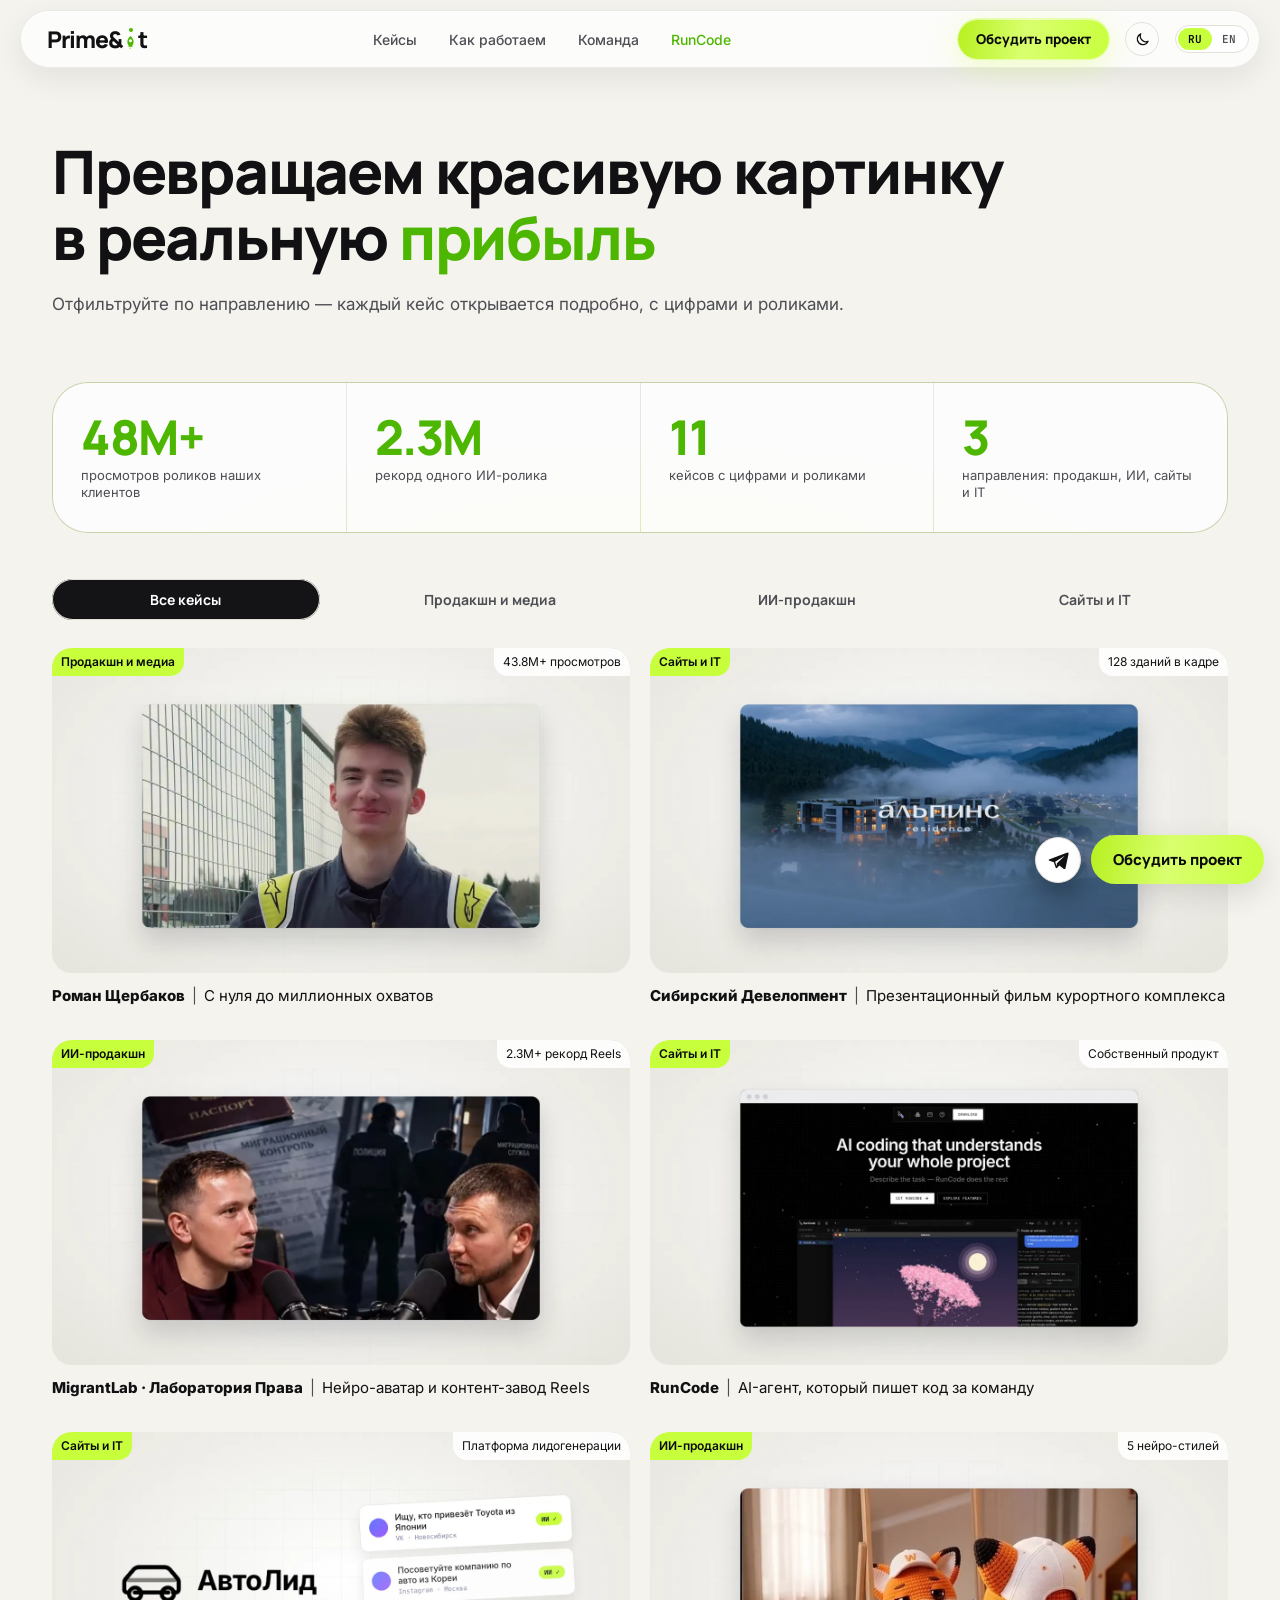
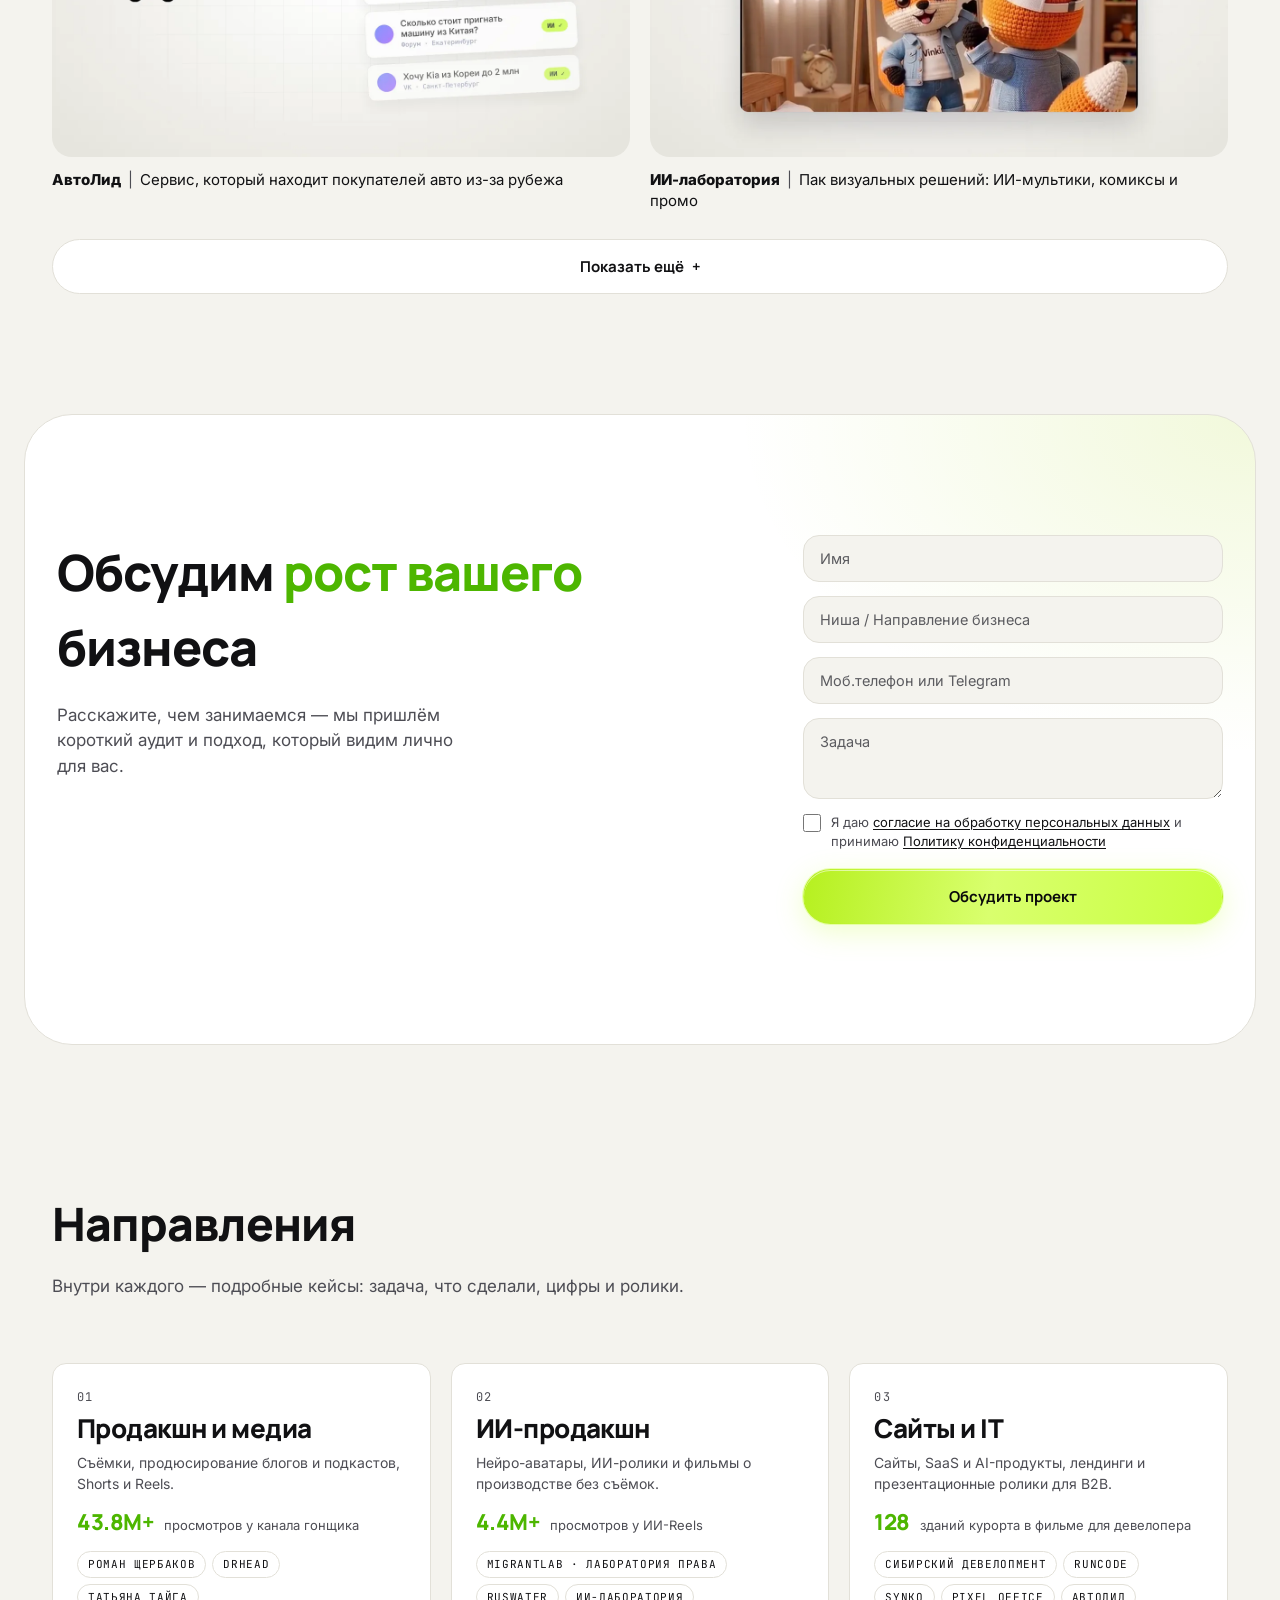
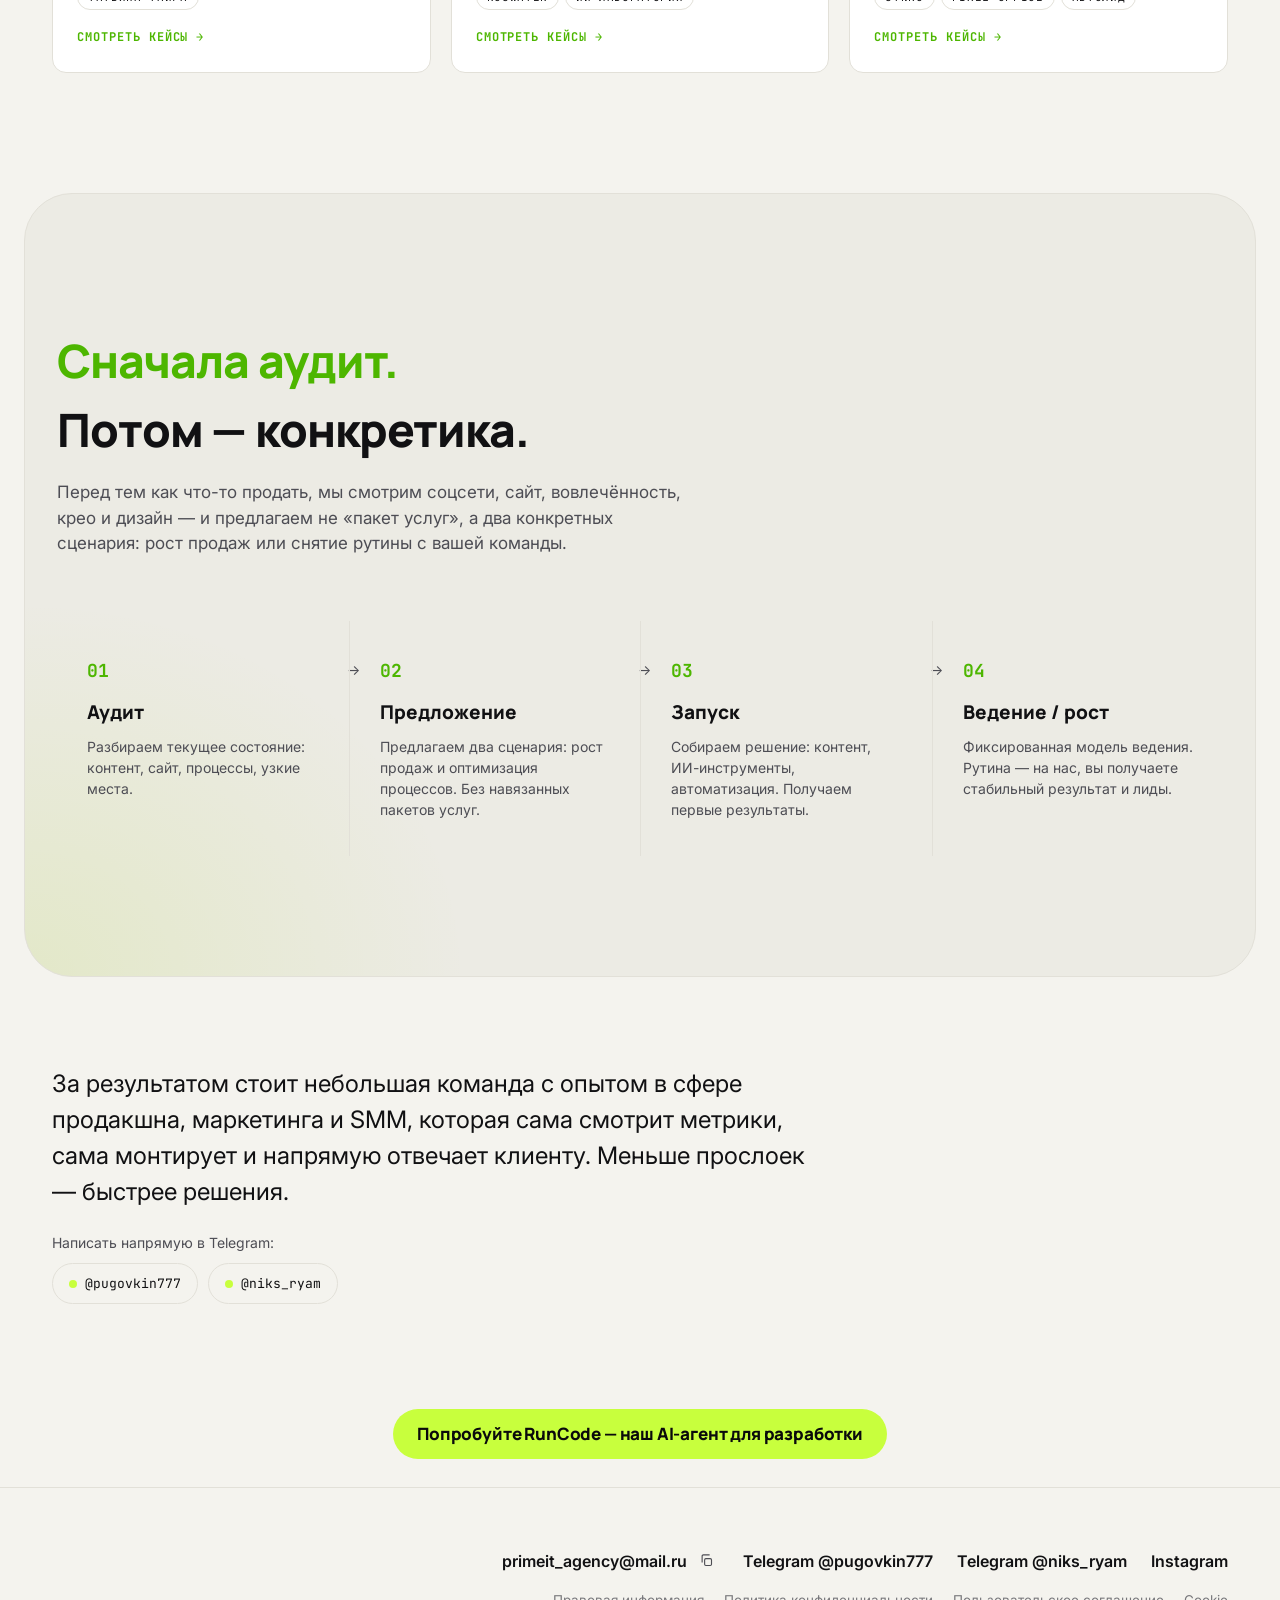
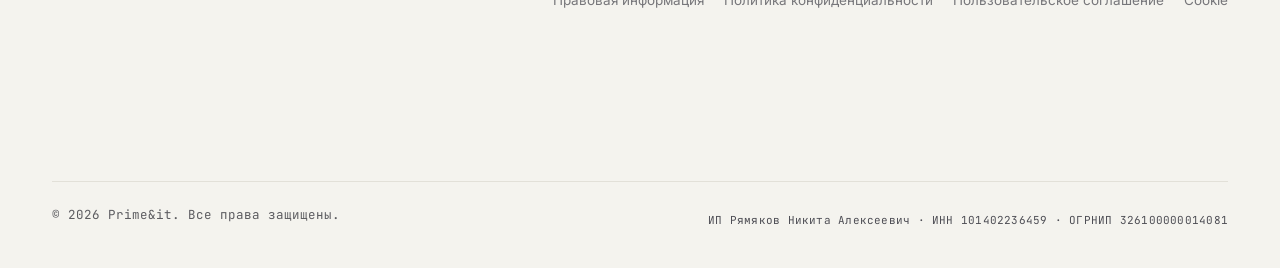
<file: index.html>
<!DOCTYPE html>
<html lang="ru">
<head>
<script>(function(){var t;try{t=localStorage.getItem('theme')}catch(e){}if(t!=='light'&&t!=='dark'){t=window.matchMedia&&matchMedia('(prefers-color-scheme: light)').matches?'light':'dark'}document.documentElement.setAttribute('data-theme',t)})();</script>
<meta charset="UTF-8">
<meta name="viewport" content="width=device-width, initial-scale=1.0">
<title>Prime &amp; it — Маркетинг полного цикла</title>
<meta name="description" content="Prime &amp; it — продакшн, ИИ-контент, сайты и IT-продукты для бизнеса.">

<link rel="preconnect" href="https://fonts.googleapis.com">
<link rel="preconnect" href="https://fonts.gstatic.com" crossorigin>
<link href="https://fonts.googleapis.com/css2?family=Manrope:wght@500;700;800;900&family=Inter:wght@400;500;600&family=JetBrains+Mono:wght@400;500;600;700&display=swap" rel="stylesheet">


<link rel="stylesheet" href="assets/style.css">
</head>
<body>

<header>
  <nav>
    <a href="#top" class="logo">Prime<span class="logo-amp">&amp;</span><span class="logo-rocket-container"><span class="logo-rocket-dot"></span><svg class="logo-rocket-icon" viewBox="0 0 24 24"><path d="M12 2.5C12 2.5 17 6 17 12C17 14.5 16 16.5 15 17.5L15 20.5L12 19L9 20.5L9 17.5C8 16.5 7 14.5 7 12C7 6 12 2.5 12 2.5ZM12 7.5C10.6 7.5 9.5 8.6 9.5 10C9.5 11.4 10.6 12.5 12 12.5C13.4 12.5 14.5 11.4 14.5 10C14.5 8.6 13.4 7.5 12 7.5Z"/><path d="M12 20.5L12 23.5L10 22L12 20.5Z" opacity="0.8"/></svg></span>t</a>
    
    <div class="nav-center" id="navCenter">
      <div class="nav-links">
        <a href="#cases" data-i18n="nav-cases">Кейсы</a>
        <a href="#process" data-i18n="nav-process">Как работаем</a>
        <a href="#team" data-i18n="nav-team">Команда</a>
        <a href="store/index.html" class="nav-product">RunCode</a>
      </div>
    </div>

    <div class="nav-right">
      <a href="#cta" class="btn-header" data-i18n="nav-btn-cta">Обсудить проект</a>
      <button class="theme-toggle" id="themeToggle" type="button" aria-label="Светлая / тёмная тема" title="Светлая / тёмная тема"><svg class="i-sun" viewBox="0 0 24 24" fill="none" stroke="currentColor" stroke-width="1.8" stroke-linecap="round"><circle cx="12" cy="12" r="4.2"/><path d="M12 2.5v2.2M12 19.3v2.2M2.5 12h2.2M19.3 12h2.2M5.3 5.3l1.6 1.6M17.1 17.1l1.6 1.6M5.3 18.7l1.6-1.6M17.1 6.9l1.6-1.6"/></svg><svg class="i-moon" viewBox="0 0 24 24" fill="none" stroke="currentColor" stroke-width="1.8" stroke-linejoin="round"><path d="M20 14.5A8 8 0 0 1 9.5 4a8 8 0 1 0 10.5 10.5z"/></svg></button>
      <div class="lang-switch">
        <button class="lang-btn active" id="btn-ru">RU</button>
        <button class="lang-btn" id="btn-en">EN</button>
      </div>
      <button class="menu-toggle" id="menuToggle" aria-label="Открыть меню">
        <span></span>
        <span></span>
        <span></span>
      </button>
    </div>
  </nav>
</header>

<main id="top">


  <!-- ================= CASES ================= -->
  <section class="cases" id="cases">
    <div class="wrap">
      <div class="section-head" data-reveal>
        <h1 id="dynamic-headline" class="dyn-headline">Превращаем красивую картинку в реальную <span class="highlight">прибыль</span></h1>
        <p data-i18n="cases-sub">Отфильтруйте по направлению — каждый кейс открывается подробно, с цифрами и роликами.</p>
      </div>
      <div class="stats-band" data-reveal><div class="stats-glow" aria-hidden="true"></div><div class="stat"><b>48M+</b><span data-i18n="st-0">просмотров роликов наших клиентов</span></div><div class="stat"><b>2.3M</b><span data-i18n="st-1">рекорд одного ИИ-ролика</span></div><div class="stat"><b>11</b><span data-i18n="st-2">кейсов с цифрами и роликами</span></div><div class="stat"><b>3</b><span data-i18n="st-3">направления: продакшн, ИИ, сайты и IT</span></div></div>
      <div class="xfilters-bar"><div class="xfilters"><button class="xfilter active" data-filter="all" data-i18n="x-all">Все кейсы</button><button class="xfilter" data-filter="production" data-i18n="gn-production">Продакшн и медиа</button><button class="xfilter" data-filter="ai" data-i18n="gn-ai">ИИ-продакшн</button><button class="xfilter" data-filter="web" data-i18n="gn-web">Сайты и IT</button></div></div>
      <div class="xgrid" id="xgrid" data-initial="6">
        <a class="xcase" href="production.html#roman-shcherbakov" data-genre="production">
          <div class="xcase-media"><img src="img/cov-roman.webp" data-light="img/cov-roman-light.webp" alt="Роман Щербаков" loading="lazy" style="object-position:50% 50%"><span class="xcase-tag" data-i18n="gn-production">Продакшн и медиа</span><span class="xcase-badge" data-i18n="xb-roman-shcherbakov">43.8M+ просмотров</span></div>
          <div class="xcase-title"><b>Роман Щербаков</b><span class="xcase-sep">|</span><span data-i18n="xt-roman-shcherbakov">С нуля до миллионных охватов</span></div>
        </a>
        <a class="xcase" href="web.html#sibirsky-development" data-genre="web">
          <div class="xcase-media"><img src="img/cov-alpins.webp" data-light="img/cov-alpins-light.webp" alt="Сибирский Девелопмент" loading="lazy" style="object-position:50% 50%"><span class="xcase-tag" data-i18n="gn-web">Сайты и IT</span><span class="xcase-badge" data-i18n="xb-sibirsky-development">128 зданий в кадре</span></div>
          <div class="xcase-title"><b>Сибирский Девелопмент</b><span class="xcase-sep">|</span><span data-i18n="xt-sibirsky-development">Презентационный фильм курортного комплекса</span></div>
        </a>
        <a class="xcase" href="ai.html#migrantlab-labprava" data-genre="ai">
          <div class="xcase-media"><img src="img/cov-labprava.webp" data-light="img/cov-labprava-light.webp" alt="MigrantLab · Лаборатория Права" loading="lazy" style="object-position:50% 50%"><span class="xcase-tag" data-i18n="gn-ai">ИИ-продакшн</span><span class="xcase-badge" data-i18n="xb-migrantlab-labprava">2.3M+ рекорд Reels</span></div>
          <div class="xcase-title"><b>MigrantLab · Лаборатория Права</b><span class="xcase-sep">|</span><span data-i18n="xt-migrantlab-labprava">Нейро-аватар и контент-завод Reels</span></div>
        </a>
        <a class="xcase" href="web.html#runcode" data-genre="web">
          <div class="xcase-media"><img src="img/cov-runcode.webp" data-light="img/cov-runcode-light.webp" alt="RunCode" loading="lazy" style="object-position:50% 50%"><span class="xcase-tag" data-i18n="gn-web">Сайты и IT</span><span class="xcase-badge" data-i18n="xb-runcode">Собственный продукт</span></div>
          <div class="xcase-title"><b>RunCode</b><span class="xcase-sep">|</span><span data-i18n="xt-runcode">AI-агент, который пишет код за команду</span></div>
        </a>
        <a class="xcase" href="web.html#autolead" data-genre="web">
          <div class="xcase-media"><img src="img/cov-autolead.webp" data-light="img/cov-autolead-light.webp" alt="АвтоЛид" loading="lazy" style="object-position:50% 50%"><span class="xcase-tag" data-i18n="gn-web">Сайты и IT</span><span class="xcase-badge" data-i18n="xb-autolead">Платформа лидогенерации</span></div>
          <div class="xcase-title"><b>АвтоЛид</b><span class="xcase-sep">|</span><span data-i18n="xt-autolead">Сервис, который находит покупателей авто из-за рубежа</span></div>
        </a>
        <a class="xcase" href="ai.html#ai-lab" data-genre="ai">
          <div class="xcase-media"><img src="img/cov-ailab.webp" data-light="img/cov-ailab-light.webp" alt="ИИ-лаборатория" loading="lazy" style="object-position:50% 50%"><span class="xcase-tag" data-i18n="gn-ai">ИИ-продакшн</span><span class="xcase-badge" data-i18n="xb-ai-lab">5 нейро-стилей</span></div>
          <div class="xcase-title"><b>ИИ-лаборатория</b><span class="xcase-sep">|</span><span data-i18n="xt-ai-lab">Пак визуальных решений: ИИ-мультики, комиксы и промо</span></div>
        </a>
        <a class="xcase is-extra" href="web.html#synko" data-genre="web">
          <div class="xcase-media"><img src="img/cov-synko.webp" data-light="img/cov-synko-light.webp" alt="Synko" loading="lazy" style="object-position:50% 50%"><span class="xcase-tag" data-i18n="gn-web">Сайты и IT</span><span class="xcase-badge" data-i18n="xb-synko">Собственный продукт</span></div>
          <div class="xcase-title"><b>Synko</b><span class="xcase-sep">|</span><span data-i18n="xt-synko">Автономный ИИ-агент, который выполняет бизнес-процессы</span></div>
        </a>
        <a class="xcase is-extra" href="web.html#pixel-office" data-genre="web">
          <div class="xcase-media"><img src="img/cov-pixel.webp" data-light="img/cov-pixel-light.webp" alt="Pixel Office" loading="lazy" style="object-position:50% 50%"><span class="xcase-tag" data-i18n="gn-web">Сайты и IT</span><span class="xcase-badge" data-i18n="xb-pixel-office">Собственный продукт</span></div>
          <div class="xcase-title"><b>Pixel Office</b><span class="xcase-sep">|</span><span data-i18n="xt-pixel-office">Комната вайб-кодинга: управление ИИ-агентами в пиксельном офисе</span></div>
        </a>
        <a class="xcase is-extra" href="production.html#drhead" data-genre="production">
          <div class="xcase-media"><img src="img/cov-drhead.webp" data-light="img/cov-drhead-light.webp" alt="DrHead" loading="lazy" style="object-position:50% 50%"><span class="xcase-tag" data-i18n="gn-production">Продакшн и медиа</span><span class="xcase-badge" data-i18n="xb-drhead">1.0M+ просмотров</span></div>
          <div class="xcase-title"><b>DrHead</b><span class="xcase-sep">|</span><span data-i18n="xt-drhead">Виральный контент для бренда</span></div>
        </a>
        <a class="xcase is-extra" href="production.html#tatiana-taiga" data-genre="production">
          <div class="xcase-media"><img src="img/cov-taiga.webp" data-light="img/cov-taiga-light.webp" alt="Татьяна Тайга" loading="lazy" style="object-position:50% 50%"><span class="xcase-tag" data-i18n="gn-production">Продакшн и медиа</span><span class="xcase-badge" data-i18n="xb-tatiana-taiga">38K+ у выпуска</span></div>
          <div class="xcase-title"><b>Татьяна Тайга</b><span class="xcase-sep">|</span><span data-i18n="xt-tatiana-taiga">Подкаст под ключ</span></div>
        </a>
        <a class="xcase is-extra" href="ai.html#ruswater" data-genre="ai">
          <div class="xcase-media"><img src="img/cov-ruswater.webp" data-light="img/cov-ruswater-light.webp" alt="RusWater" loading="lazy" style="object-position:50% 50%"><span class="xcase-tag" data-i18n="gn-ai">ИИ-продакшн</span><span class="xcase-badge" data-i18n="xb-ruswater">100% ИИ, без съёмок</span></div>
          <div class="xcase-title"><b>RusWater</b><span class="xcase-sep">|</span><span data-i18n="xt-ruswater">ИИ-фильмы о производстве</span></div>
        </a>
      </div>
      <button class="xmore" id="xmore"><span data-i18n="x-more">Показать ещё</span> <span aria-hidden="true">+</span></button>
    </div>
  </section>

  <!-- ================= CTA ================= -->
  <section class="cta-block" id="cta">
    <div class="wrap cta-inner">
      <div data-reveal>
        <h2 data-i18n="cta-title">Обсудим <mark>рост вашего</mark> бизнеса</h2>
        <p data-i18n="cta-desc">Расскажите, чем занимаемся — мы пришлём короткий аудит и подход, который видим лично для вас.</p>
      </div>
      <form class="form" data-reveal data-lead-form>
        <input type="text" name="website" class="hp" tabindex="-1" autocomplete="off" aria-hidden="true">
        <input type="text" placeholder="Имя" id="f-name" name="name" required>
        <input type="text" placeholder="Ниша / Направление бизнеса" id="f-company" name="company" required>
        <input type="tel" placeholder="Моб.телефон или Telegram" id="f-contact" name="contact" required>
        <textarea rows="3" placeholder="Задача" id="f-task" name="task"></textarea>
        <label class="consent"><input type="checkbox" id="f-consent" required><span data-i18n="consent">Я даю <a href="consent.html" target="_blank">согласие на обработку персональных данных</a> и принимаю <a href="privacy.html" target="_blank">Политику конфиденциальности</a></span></label>
        <button type="submit" class="btn btn-solid" data-i18n="cta-btn">Обсудить проект</button>
        <div class="lead-done" hidden><p data-i18n="lead-done">Откроется почтовое приложение с готовым письмом — отправьте его, и мы свяжемся с вами.</p><p><span data-i18n="lead-done-alt">Если письмо не открылось, напишите нам на</span> <a href="mailto:primeit_agency@mail.ru">primeit_agency@mail.ru</a></p></div>
      </form>
    </div>
  </section>

  <!-- ================= DIRECTIONS ================= -->
  <section class="directions" id="directions">
    <div class="wrap">
      <div class="section-head" data-reveal>
        <h2 data-i18n="x-genres-title">Направления</h2>
        <p data-i18n="x-genres-sub">Внутри каждого — подробные кейсы: задача, что сделали, цифры и ролики.</p>
      </div>
      <div class="genre-grid" data-reveal>
        <a class="genre-card" href="production.html">
          <div class="genre-card-body">
            <span class="genre-num">01</span>
            <h3 data-i18n="gn-production">Продакшн и медиа</h3>
            <p data-i18n="gd-production">Съёмки, продюсирование блогов и подкастов, Shorts и Reels.</p>
            <div class="genre-metric"><b>43.8M+</b><span data-i18n="gm-production">просмотров у канала гонщика</span></div>
            <ul class="genre-clients"><li>Роман Щербаков</li><li>DrHead</li><li>Татьяна Тайга</li></ul>
            <span class="genre-more" data-i18n="g-more">Смотреть кейсы →</span>
          </div>
        </a>
        <a class="genre-card" href="ai.html">
          <div class="genre-card-body">
            <span class="genre-num">02</span>
            <h3 data-i18n="gn-ai">ИИ-продакшн</h3>
            <p data-i18n="gd-ai">Нейро-аватары, ИИ-ролики и фильмы о производстве без съёмок.</p>
            <div class="genre-metric"><b>4.4M+</b><span data-i18n="gm-ai">просмотров у ИИ-Reels</span></div>
            <ul class="genre-clients"><li>MigrantLab · Лаборатория Права</li><li>RusWater</li><li>ИИ-лаборатория</li></ul>
            <span class="genre-more" data-i18n="g-more">Смотреть кейсы →</span>
          </div>
        </a>
        <a class="genre-card" href="web.html">
          <div class="genre-card-body">
            <span class="genre-num">03</span>
            <h3 data-i18n="gn-web">Сайты и IT</h3>
            <p data-i18n="gd-web">Сайты, SaaS и AI-продукты, лендинги и презентационные ролики для B2B.</p>
            <div class="genre-metric"><b>128</b><span data-i18n="gm-web">зданий курорта в фильме для девелопера</span></div>
            <ul class="genre-clients"><li>Сибирский Девелопмент</li><li>RunCode</li><li>Synko</li><li>Pixel Office</li><li>АвтоЛид</li></ul>
            <span class="genre-more" data-i18n="g-more">Смотреть кейсы →</span>
          </div>
        </a>
      </div>
    </div>
  </section>


  <!-- ================= PROCESS ================= -->
  <section class="process" id="process">
    <div class="wrap">
      <div class="section-head" data-reveal>
        <h2 data-i18n="proc-title"><span class="highlight-accent">Сначала аудит.</span><br>Потом — конкретика.</h2>
        <p data-i18n="proc-desc">Перед тем как что-то продать, мы смотрим соцсети, сайт, вовлечённость, крео и дизайн — и предлагаем не «пакет услуг», а два конкретных сценария: рост продаж или снятие рутины с вашей команды.</p>
      </div>
    </div>
    <div class="wrap">
      <div class="process-row" data-reveal>
        <div class="process-step">
          <span class="step-num">01</span>
          <div class="step-title" data-i18n="step-1-title">Аудит</div>
          <p class="step-desc" data-i18n="step-1-desc">Разбираем текущее состояние: контент, сайт, процессы, узкие места.</p>
          <span class="process-arrow">→</span>
        </div>
        <div class="process-step">
          <span class="step-num">02</span>
          <div class="step-title" data-i18n="step-2-title">Предложение</div>
          <p class="step-desc" data-i18n="step-2-desc">Предлагаем два сценария: рост продаж и оптимизация процессов. Без навязанных пакетов услуг.</p>
          <span class="process-arrow">→</span>
        </div>
        <div class="process-step">
          <span class="step-num">03</span>
          <div class="step-title" data-i18n="step-3-title">Запуск</div>
          <p class="step-desc" data-i18n="step-3-desc">Собираем решение: контент, ИИ-инструменты, автоматизация. Получаем первые результаты.</p>
          <span class="process-arrow">→</span>
        </div>
        <div class="process-step">
          <span class="step-num">04</span>
          <div class="step-title" data-i18n="step-4-title">Ведение / рост</div>
          <p class="step-desc" data-i18n="step-4-desc">Фиксированная модель ведения. Рутина — на нас, вы получаете стабильный результат и лиды.</p>
        </div>
      </div>
    </div>
  </section>


  <!-- ================= TEAM ================= -->
  <section id="team">
    <div class="wrap team">
      <div class="team-copy" data-reveal>
        <p class="team-lead"><span class="hl" data-i18n="team-desc-1">За результатом стоит небольшая команда с опытом в сфере продакшна, маркетинга и SMM, которая сама смотрит метрики, сама монтирует и напрямую отвечает клиенту. Меньше прослоек — быстрее решения.</span></p>
        <div class="team-contacts"><span data-i18n="team-write">Написать напрямую в Telegram:</span><a class="team-tg" href="https://t.me/pugovkin777" target="_blank" rel="noopener">@pugovkin777</a><a class="team-tg" href="https://t.me/niks_ryam" target="_blank" rel="noopener">@niks_ryam</a></div>
      </div>
    </div>
  </section>


</main>

<a class="lime-strip" href="store/index.html"><span data-i18n="strip-rc">Попробуйте RunCode — наш AI-агент для разработки</span></a>
<footer>
  <div class="wrap">
    <div class="foot-container">
      <!-- Первая строка: Почта, Telegram, Instagram -->
      <div class="foot-row">
        <div class="foot-links-primary">
          <span class="mail-wrap"><a href="mailto:primeit_agency@mail.ru">primeit_agency@mail.ru</a><button class="copy-mail" data-copy="primeit_agency@mail.ru" aria-label="Скопировать почту" title="Скопировать"><svg viewBox="0 0 24 24" fill="none" stroke="currentColor" stroke-width="1.8"><rect x="9" y="9" width="11" height="11" rx="2"/><path d="M5 15V5a2 2 0 0 1 2-2h10"/></svg></button></span>
          <a href="https://t.me/pugovkin777" target="_blank" rel="noopener" class="foot-tg">Telegram @pugovkin777</a>
          <a href="https://t.me/niks_ryam" target="_blank" rel="noopener" class="foot-tg">Telegram @niks_ryam</a>
          <a href="https://www.instagram.com/pugovkinn777/" target="_blank" rel="noopener">Instagram</a>
        </div>
      </div>

      <!-- Вторая строка: Cookie Policy, Terms, Privacy -->
      <div class="foot-row">
        <div class="foot-links-secondary">
          <a href="legal.html" data-i18n="foot-legal">Правовая информация</a>
          <a href="privacy.html" data-i18n="foot-privacy">Политика конфиденциальности</a>
          <a href="terms.html" data-i18n="foot-terms">Пользовательское соглашение</a>
          <a href="cookies.html" data-i18n="foot-cookie">Cookie</a>
        </div>
      </div>
    </div>

    <!-- Большой анимированный логотип (идеально по центру) -->
    <div class="footer-gigantic-logo-wrap">
      <div class="footer-gigantic-logo" id="footerLogo">
        <span class="f-letter">P</span><span class="f-letter">R</span><span class="f-letter">I</span><span class="f-letter">M</span><span class="f-letter">E</span><span class="f-letter">&amp;</span><span class="f-letter">I</span><span class="f-letter">T</span>
      </div>
    </div>

    <div class="foot-bottom">
      <span data-i18n="foot-copy">© 2026 Prime&amp;it. Все права защищены.</span>
      <span class="foot-req">ИП Рямяков Никита Алексеевич · ИНН 101402236459 · ОГРНИП 326100000014081</span>
    </div>
  </div>
</footer>

<div class="float-cta" id="floatCta"><a class="float-tg" href="https://t.me/pugovkin777" target="_blank" rel="noopener" aria-label="Telegram"><svg viewBox="0 0 24 24" fill="currentColor"><path d="M21.6 4.1 2.9 11.3c-1.3.5-1.3 1.2-.2 1.6l4.8 1.5 1.8 5.6c.2.6.1.9.8.9.5 0 .7-.2 1-.5l2.4-2.3 4.9 3.6c.9.5 1.6.2 1.8-.8l3.3-15.4c.3-1.3-.5-1.9-1.4-1.4ZM8.9 14l9.3-5.9c.5-.3.9-.1.5.2l-7.9 7.2-.3 3.3L8.9 14Z"/></svg></a><button class="float-btn" data-lead data-i18n="float-cta">Обсудить проект</button></div>

<div class="lead-modal" id="leadModal" role="dialog" aria-modal="true" aria-labelledby="leadTitle">
  <div class="lead-box">
    <button class="lead-x" data-lead-close aria-label="Закрыть">×</button>
    <h3 id="leadTitle" data-i18n="lead-title">Обсудим ваш проект</h3>
    <p class="lead-sub" data-i18n="lead-sub">Пришлём короткий аудит и подход под вашу задачу.</p>
    <form class="lead-form" data-lead-form novalidate>
      <input type="text" name="website" class="hp" tabindex="-1" autocomplete="off" aria-hidden="true">
      <input type="text" name="name" required data-ph="lead-name" placeholder="Имя">
      <input type="text" name="contact" required data-ph="lead-contact" placeholder="Телефон или Telegram">
      <p class="lead-label" data-i18n="lead-dirs">Какие направления нужны?</p>
      <div class="chips"><label class="chip"><input type="checkbox" name="dirs" value="Продакшн и медиа"><span data-i18n="dir-production">Продакшн и медиа</span></label><label class="chip"><input type="checkbox" name="dirs" value="ИИ-продакшн"><span data-i18n="dir-ai">ИИ-продакшн</span></label><label class="chip"><input type="checkbox" name="dirs" value="Сайты и IT"><span data-i18n="dir-web">Сайты и IT</span></label><label class="chip"><input type="checkbox" name="dirs" value="Автоматизация и AI-боты"><span data-i18n="dir-automation">Автоматизация и AI-боты</span></label></div>
      <textarea name="task" rows="3" data-ph="lead-task" placeholder="Расскажите о задаче"></textarea>
      <label class="consent"><input type="checkbox" name="consent" required><span data-i18n="lead-consent">Я даю <a href="consent.html" target="_blank">согласие на обработку персональных данных</a> и принимаю <a href="privacy.html" target="_blank">Политику конфиденциальности</a></span></label>
      <button type="submit" class="btn btn-solid" data-i18n="lead-send">Отправить заявку</button>
      <div class="lead-done" hidden><p data-i18n="lead-done">Откроется почтовое приложение с готовым письмом — отправьте его, и мы свяжемся с вами.</p><p><span data-i18n="lead-done-alt">Если письмо не открылось, напишите нам на</span> <a href="mailto:primeit_agency@mail.ru">primeit_agency@mail.ru</a></p></div>
    </form>
  </div>
</div>
<div class="toast" id="toast" role="status"></div>
<script>
  // Языковая база данных
  let currentLang = 'ru';

  const fitData = {
    ru: {
      yes: [
        "Крупный бизнес",
        "Бренды",
        "Застройщики",
        "Авто-импортёры",
        "Ремонтные компании",
        "Фуд-бизнес",
        "Юристы",
        "Турагентства",
        "Крупные сети",
        "Релокационные сервисы",
        "Техника / крупные продажи",
        "Мебель и интерьеры",
        "Медицинские клиники",
        "Образовательные компании",
        "Финансовые и инвестиционные компании"
      ],
      no: [
        "Малый бизнес без бюджета",
        "Дешёвый контент",
        "Заказы с низким чеком",
        "Мелкие блогеры",
        "Частные лица без понятных целей"
      ],
      btnYes: "• берём в работу",
      btnNo: "• не берём"
    },
    en: {
      yes: [
        "Enterprise Business",
        "Brands",
        "Developers & Real Estate",
        "Auto Importers",
        "Renovation Companies",
        "Food Business",
        "Legal Services",
        "Travel Agencies",
        "Large Chains",
        "Relocation Services",
        "High-Ticket Electronics / Sales",
        "Furniture & Interiors",
        "Medical Clinics",
        "EdTech & Education",
        "Financial & Investment Companies"
      ],
      no: [
        "Small Business with No Budget",
        "Cheap Content Requests",
        "Low-Ticket Orders",
        "Micro-Influencers",
        "Individuals with No Clear Goals"
      ],
      btnYes: "• who we work with",
      btnNo: "• who we skip"
    }
  };

  const headlinesRU = [
    'Превращаем красивую картинку в реальную <span class="highlight">прибыль</span>',
    'Мы делаем бизнесу <span class="highlight">деньги</span>.\nА не просто делаем рекламу.',
    'Создаем маркетинг полного цикла.\n<span class="highlight">Без потерянных лидов</span>.'
  ];

  const headlinesEN = [
    'Turning beautiful visuals into real <span class="highlight">profit</span>',
    'We make business <span class="highlight">money</span>.\nNot just advertising.',
    'Full-cycle marketing.\n<span class="highlight">Zero lost leads</span>.'
  ];

  const dict = window.PAGE_I18N = {
    en: {
      'nav-cases': 'Cases',
      'nav-services': 'Services',
      'nav-process': 'Process',
      'nav-fit': 'Who we fit',
      'nav-team': 'Team',
      'nav-btn-cta': 'Discuss project',
      'hero-eyebrow': 'Full-cycle marketing',
      'hero-sub': 'Package, launch and automate. Production, performance and lead generation',
      'btn-discuss': 'Discuss project',
      'btn-cases': 'View cases',
      'cases-title': '<span class="highlight-accent">Numbers</span>, not promises',
      'cases-sub': 'Client results speak for us: projects, concrete achievements, and numbers.',
      'services-eyebrow': 'WHAT WE DO',
      'services-title': '<span class="highlight-accent">Not 15 separate services.</span><br>Four solid workstreams.',
      'srv-a-title': 'Traffic & Sales',
      'srv-a-1': 'Targeted Advertising (Yandex, VK, etc.)',
      'srv-a-2': 'Performance marketing focused on KPIs',
      'srv-a-3': 'Sales funnels',
      'srv-a-4': 'Lead generation',
      'srv-b-title': 'Content & Production',
      'srv-b-1': 'Project management & publishing',
      'srv-b-2': 'Creative videos & filming — up to state-level',
      'srv-b-3': 'Design & visual support',
      'srv-b-4': 'Content factory',
      'srv-c-title': 'Automation & AI',
      'srv-c-1': 'AI process optimization',
      'srv-c-2': 'Automated AI bots for messaging',
      'srv-c-3': 'Parsers & integrations',
      'srv-c-4': 'Routine automation',
      'srv-d-title': 'Tech Infrastructure',
      'srv-d-1': 'Landings & websites',
      'srv-d-2': 'Cash registers, acquiring, OFD',
      'srv-d-3': 'Reputation & reviews management',
      'proc-eyebrow': 'How we work',
      'proc-title': '<span class="highlight-accent">Audit first.</span><br>Actionable steps next.',
      'proc-desc': 'Before selling anything, we audit your socials, site, engagement and creatives. Then we offer two clear scenarios: revenue growth or taking routine off your team.',
      'step-1-title': 'Audit',
      'step-1-desc': 'Analyzing the current state: content, website, processes, bottlenecks.',
      'step-2-title': 'Proposal',
      'step-2-desc': 'We offer two scenarios: sales growth and process optimization. No imposed service packages.',
      'step-3-title': 'Launch',
      'step-3-desc': 'Building the solution: content, AI tools, automation. Getting initial results.',
      'step-4-title': 'Growth & Support',
      'step-4-desc': 'Fixed management model. Routine is on us — you get stable results and leads.',
      'fit-eyebrow': 'Target audience',
      'fit-title': 'We work with businesses ready to pay for results',
      'fit-btn-yes': '• who we work with',
      'fit-punch': '...and those here just because of the name.',
      'team-eyebrow': 'Team',
      'team-title': '<span class="highlight-accent">Co-founders.</span> Not "200 employees".',
      'team-desc-1': 'Behind every result is a small team with expertise in production, marketing, and SMM that tracks metrics, edits video, and communicates directly. Fewer layers — faster execution.',
      'team-desc-2': 'We execute with hands and brains, not endless slides.',
      't-stat-1': 'Ideas per client: sales growth and routine reduction',
      't-stat-2': 'directions: production, AI, web & IT',
      't-stat-3': 'Single team — no third-party outsourcing',
      't-stat-4': 'Priority. B2C on capacity',
      'cta-eyebrow': 'GET STARTED',
      'cta-title': 'Let’s discuss <mark>your business</mark> growth',
      'cta-desc': 'Tell us what you do — we’ll send a quick audit and an approach tailored specifically to you.',
      'cta-btn': 'Discuss project',
      'foot-cookie': 'Cookie Policy',
      'foot-terms': 'Terms',
      'foot-privacy': 'Privacy',
      'foot-copy': '© 2026 Prime&it. All rights reserved.'
    },
    ru: {
      'nav-cases': 'Кейсы',
      'nav-services': 'Услуги',
      'nav-process': 'Как работаем',
      'nav-fit': 'Кому подходим',
      'nav-team': 'Команда',
      'nav-btn-cta': 'Обсудить проект',
      'hero-eyebrow': 'Маркетинг полного цикла',
      'hero-sub': 'Упакуем, запустим и автоматизируем. Продакшн, перформанс и лидогенерация',
      'btn-discuss': 'Обсудить проект',
      'btn-cases': 'Смотреть кейсы',
      'cases-title': '<span class="highlight-accent">Цифры</span>, а не обещания',
      'cases-sub': 'Результаты клиентов говорят за нас: проекты, конкретные достижения и цифры.',
      'services-eyebrow': 'ЧТО ДЕЛАЕМ',
      'services-title': '<span class="highlight-accent">Не 15 услуг списком.</span><br>Четыре рабочих контура.',
      'srv-a-title': 'Трафик и продажи',
      'srv-a-1': 'Таргетированная реклама (Яндекс, VK и др.)',
      'srv-a-2': 'Перформанс-маркетинг с фокусом на KPI',
      'srv-a-3': 'Воронки продаж',
      'srv-a-4': 'Лидогенерация',
      'srv-b-title': 'Контент и продакшн',
      'srv-b-1': 'Ведение проектов и публикаций',
      'srv-b-2': 'Крео-видеоролики и съёмки — вплоть до гос.уровня',
      'srv-b-3': 'Дизайн и визуальное сопровождение',
      'srv-b-4': 'Контент-завод',
      'srv-c-title': 'Автоматизация и AI',
      'srv-c-1': 'AI-оптимизация процессов',
      'srv-c-2': 'Автоматические AI-боты для сообщений',
      'srv-c-3': 'Парсеры и интеграции',
      'srv-c-4': 'Автоматизация рутины',
      'srv-d-title': 'Техническая инфраструктура',
      'srv-d-1': 'Лендинги и сайты',
      'srv-d-2': 'Кассы, эквайринг, ОФД',
      'srv-d-3': 'Работа с отзывами',
      'proc-eyebrow': 'Как работаем',
      'proc-title': '<span class="highlight-accent">Сначала аудит.</span><br>Потом — конкретика.',
      'proc-desc': 'Перед тем как что-то продать, мы смотрим соцсети, сайт, вовлечённость, крео и дизайн — и предлагаем не «пакет услуг», а два конкретных сценария: рост продаж или снятие рутины с вашей команды.',
      'step-1-title': 'Аудит',
      'step-1-desc': 'Разбираем текущее состояние: контент, сайт, процессы, узкие места.',
      'step-2-title': 'Предложение',
      'step-2-desc': 'Предлагаем два сценария: рост продаж и оптимизация процессов. Без навязанных пакетов услуг.',
      'step-3-title': 'Запуск',
      'step-3-desc': 'Собираем решение: контент, ИИ-инструменты, автоматизация. Получаем первые результаты.',
      'step-4-title': 'Ведение / рост',
      'step-4-desc': 'Фиксированная модель ведения. Рутина — на нас, вы получаете стабильный результат и лиды.',
      'fit-eyebrow': 'Кому подходим',
      'fit-title': 'Работаем с бизнесом, который готов платить за результат',
      'fit-btn-yes': '• берём в работу',
      'fit-punch': '...и с теми, кто зашёл только из-за названия.',
      'team-eyebrow': 'Команда',
      'team-title': '<span class="highlight-accent">Кофаундеры.</span> Не «200 сотрудников».',
      'team-desc-1': 'За результатом стоит небольшая команда с опытом в сфере продакшна, маркетинга и SMM, которая сама смотрит метрики, сама монтирует и напрямую отвечает клиенту. Меньше прослоек — быстрее решения.',
      'team-desc-2': 'Делаем руками и мозгами, а не презентациями о том, как бы мы могли сделать.',
      't-stat-1': 'Идеи для каждого клиента: рост продаж и оптимизация',
      't-stat-2': 'направления: продакшн, ИИ, сайты и IT',
      't-stat-3': 'Команда — без субподрядчиков на каждом этапе',
      't-stat-4': 'Приоритет. B2C — по возможностям',
      'cta-eyebrow': 'НАЧАТЬ',
      'cta-title': 'Обсудим <mark>рост вашего</mark> бизнеса',
      'cta-desc': 'Расскажите, чем занимаемся — мы пришлём короткий аудит и подход, который видим лично для вас.',
      'cta-btn': 'Обсудить проект',
      'foot-cookie': 'Cookie Policy',
      'foot-terms': 'Terms',
      'foot-privacy': 'Privacy',
      'foot-copy': '© 2026 Prime &amp; it. Все права защищены.'
    }
  };

  let currentFitMode = 'yes'; 
  let fitProgressInterval = null;
  const FIT_DURATION = 5000;

  let fitTagsEl, fitBtn, fitBtnText, fitProgressFill, fitNoteEl, fitFrameEl;

  function renderFitBlock(mode) {
    currentFitMode = mode;
    const langData = fitData[currentLang];
    
    if(!fitTagsEl) return;

    fitTagsEl.classList.add('fade-out');

    setTimeout(() => {
      fitTagsEl.innerHTML = '';
      const list = langData[mode];
      list.forEach(item => {
        const chip = document.createElement('div');
        chip.className = mode === 'yes' ? 'fit-chip' : 'fit-chip mode-no-chip';
        chip.textContent = item;
        fitTagsEl.appendChild(chip);
      });

      if (mode === 'yes') {
        fitFrameEl.classList.remove('mode-no-active');
        fitBtn.className = 'fit-toggle-btn mode-yes';
        fitBtnText.textContent = langData.btnYes;
        fitProgressFill.style.backgroundColor = 'var(--accent)';
        fitProgressFill.style.boxShadow = '0 0 10px var(--accent)';
        fitNoteEl.style.display = 'none';
      } else {
        fitFrameEl.classList.add('mode-no-active');
        fitBtn.className = 'fit-toggle-btn mode-no';
        fitBtnText.textContent = langData.btnNo;
        fitProgressFill.style.backgroundColor = 'var(--danger)';
        fitProgressFill.style.boxShadow = '0 0 12px var(--danger)';
        fitNoteEl.style.display = 'block';
      }

      fitTagsEl.classList.remove('fade-out');
    }, 200);

    resetFitTimer();
  }

  function resetFitTimer() {
    clearInterval(fitProgressInterval);
    let startTime = Date.now();
    
    if(fitProgressFill) fitProgressFill.style.width = '0%';
    
    fitProgressInterval = setInterval(() => {
      let elapsed = Date.now() - startTime;
      let pct = Math.min((elapsed / FIT_DURATION) * 100, 100);
      if(fitProgressFill) fitProgressFill.style.width = pct + '%';
      
      if (elapsed >= FIT_DURATION) {
        clearInterval(fitProgressInterval);
        renderFitBlock(currentFitMode === 'yes' ? 'no' : 'yes');
      }
    }, 30);
  }

  document.addEventListener('DOMContentLoaded', () => {
    fitTagsEl = document.getElementById('fit-tags');
    fitBtn = document.getElementById('fit-toggle-btn');
    fitBtnText = document.getElementById('fit-toggle-text');
    fitProgressFill = document.getElementById('fit-progress');
    fitNoteEl = document.getElementById('fit-note');
    fitFrameEl = document.getElementById('fit-frame');

    if(fitBtn) {
      fitBtn.addEventListener('click', () => {
        renderFitBlock(currentFitMode === 'yes' ? 'no' : 'yes');
      });
    }


    renderFitBlock('yes');
  });

  let currentIndex = 0;
  const headlineElement = document.getElementById("dynamic-headline");

  function rotateHeadline() {
    if(!headlineElement) return;
    headlineElement.classList.add("fade-out");
    setTimeout(() => {
      const list = currentLang === 'ru' ? headlinesRU : headlinesEN;
      currentIndex = (currentIndex + 1) % list.length;
      headlineElement.innerHTML = list[currentIndex];
      headlineElement.classList.remove("fade-out");
    }, 400);
  }

  setInterval(rotateHeadline, 4500);

  // app.js switches the language and calls this for page-specific parts
  window.onLangChange = function(lang) {
    currentLang = lang;
    if(headlineElement) {
      headlineElement.innerHTML = (lang === 'ru' ? headlinesRU : headlinesEN)[currentIndex];
    }
    renderFitBlock(currentFitMode);
    const ph = lang === 'en'
      ? {'f-name': 'Name', 'f-company': 'Business Niche / Field', 'f-contact': 'Mobile or Telegram', 'f-task': 'Task'}
      : {'f-name': 'Имя', 'f-company': 'Ниша / Направление бизнеса', 'f-contact': 'Моб.телефон или Telegram', 'f-task': 'Задача'};
    Object.keys(ph).forEach(id => { const el = document.getElementById(id); if(el) el.placeholder = ph[id]; });
  };
  Object.assign(dict.en, {"cases-sub": "Pick a direction — detailed cases with numbers and videos inside.", "consent": "I give my <a href=\"consent.html\" target=\"_blank\">consent to the processing of personal data</a> and accept the <a href=\"privacy.html\" target=\"_blank\">Privacy Policy</a> (documents in Russian)", "foot-legal": "Legal information", "foot-privacy": "Privacy policy", "foot-terms": "Terms of use", "foot-cookie": "Cookies", "srv-cases": "Cases in this area →", "gn-production": "Production & Media", "gd-production": "Filming, producing blogs and podcasts, Shorts and Reels.", "gm-production": "views on a racing driver's channel", "gn-ai": "AI Production", "gd-ai": "AI avatars, AI videos and manufacturing films with no filming.", "gm-ai": "views on AI Reels", "gn-web": "Web & IT", "gd-web": "Websites, SaaS and AI products, landing pages and presentation films for B2B.", "gm-web": "resort buildings in a film for a developer"});
  Object.assign(dict.ru, {"cases-sub": "Выберите направление — внутри подробные кейсы с цифрами и роликами.", "consent": "Я даю <a href=\"consent.html\" target=\"_blank\">согласие на обработку персональных данных</a> и принимаю <a href=\"privacy.html\" target=\"_blank\">Политику конфиденциальности</a>", "foot-legal": "Правовая информация", "foot-privacy": "Политика конфиденциальности", "foot-terms": "Пользовательское соглашение", "foot-cookie": "Cookie", "srv-cases": "Кейсы направления →", "gn-production": "Продакшн и медиа", "gd-production": "Съёмки, продюсирование блогов и подкастов, Shorts и Reels.", "gm-production": "просмотров у канала гонщика", "gn-ai": "ИИ-продакшн", "gd-ai": "Нейро-аватары, ИИ-ролики и фильмы о производстве без съёмок.", "gm-ai": "просмотров у ИИ-Reels", "gn-web": "Сайты и IT", "gd-web": "Сайты, SaaS и AI-продукты, лендинги и презентационные ролики для B2B.", "gm-web": "зданий курорта в фильме для девелопера"});
</script>
<script src="assets/config.js"></script>
<script src="assets/app.js"></script>




</body>
</html>
</file>
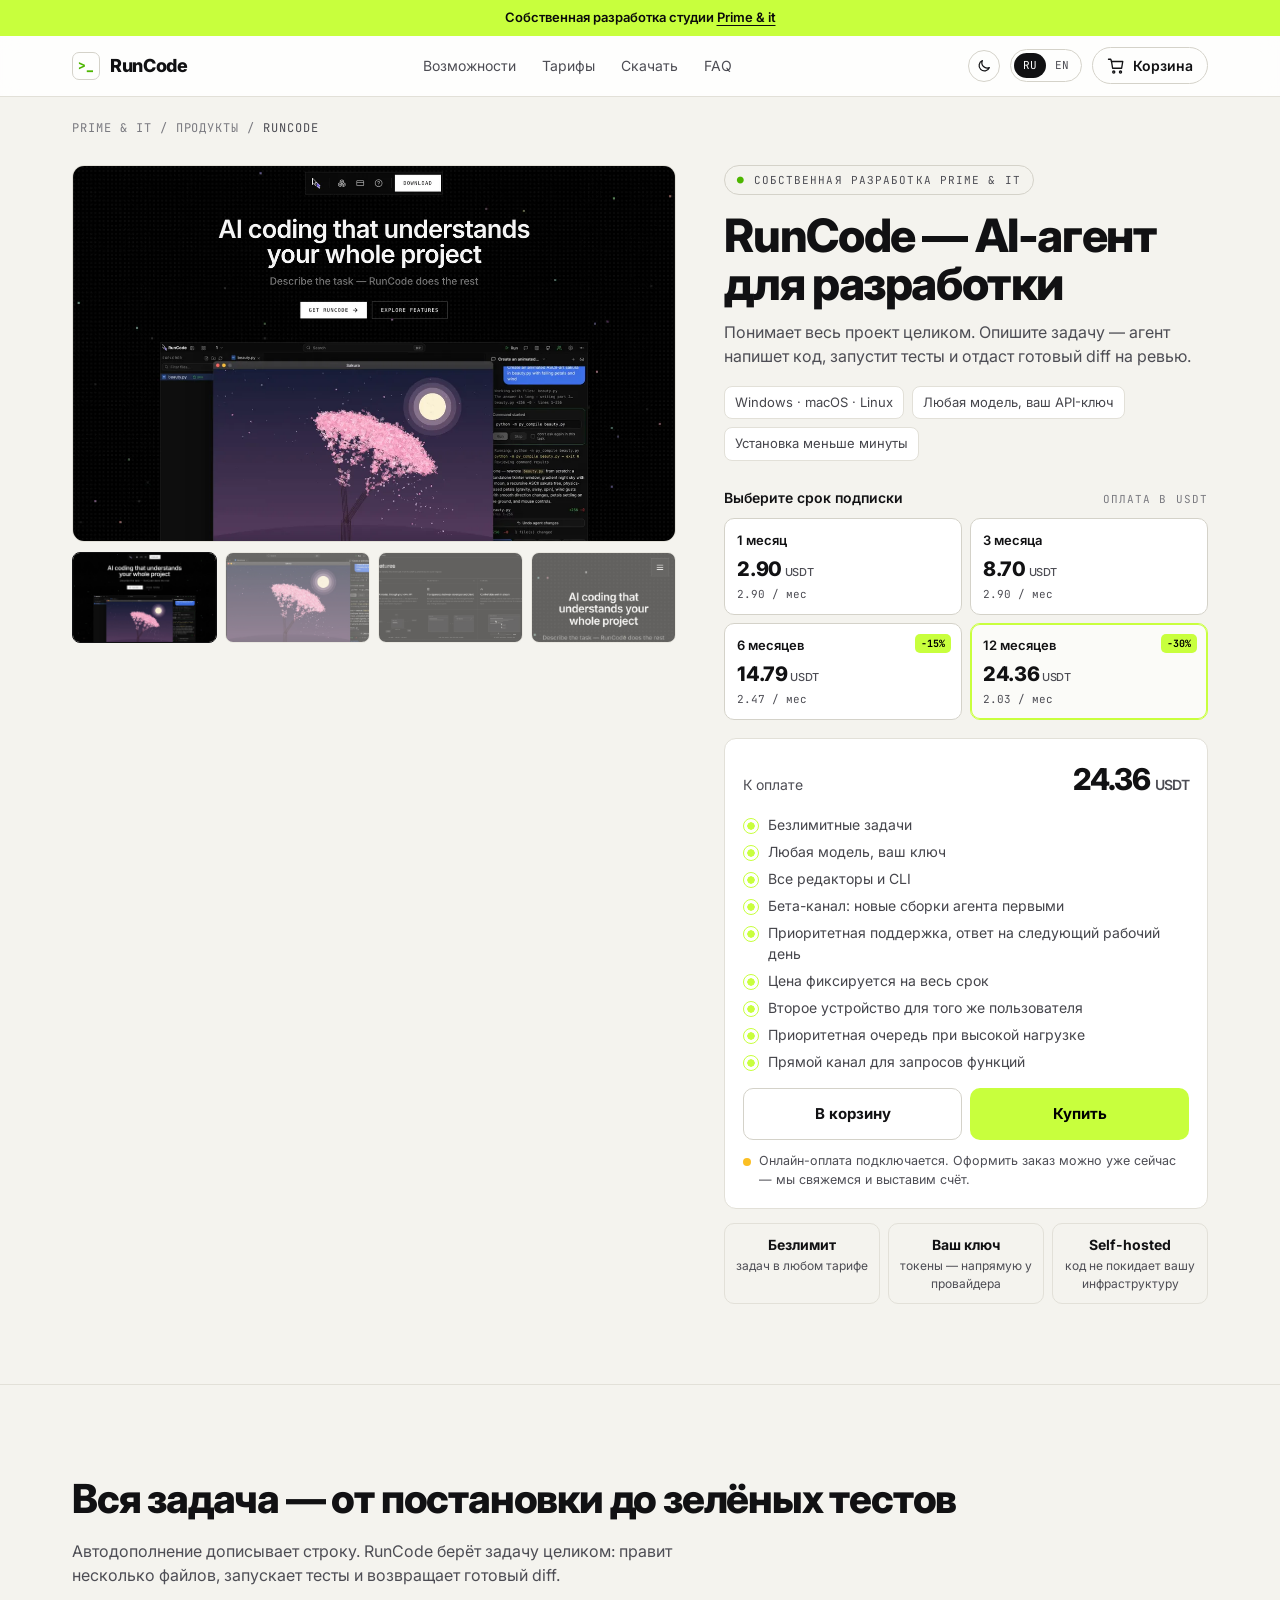
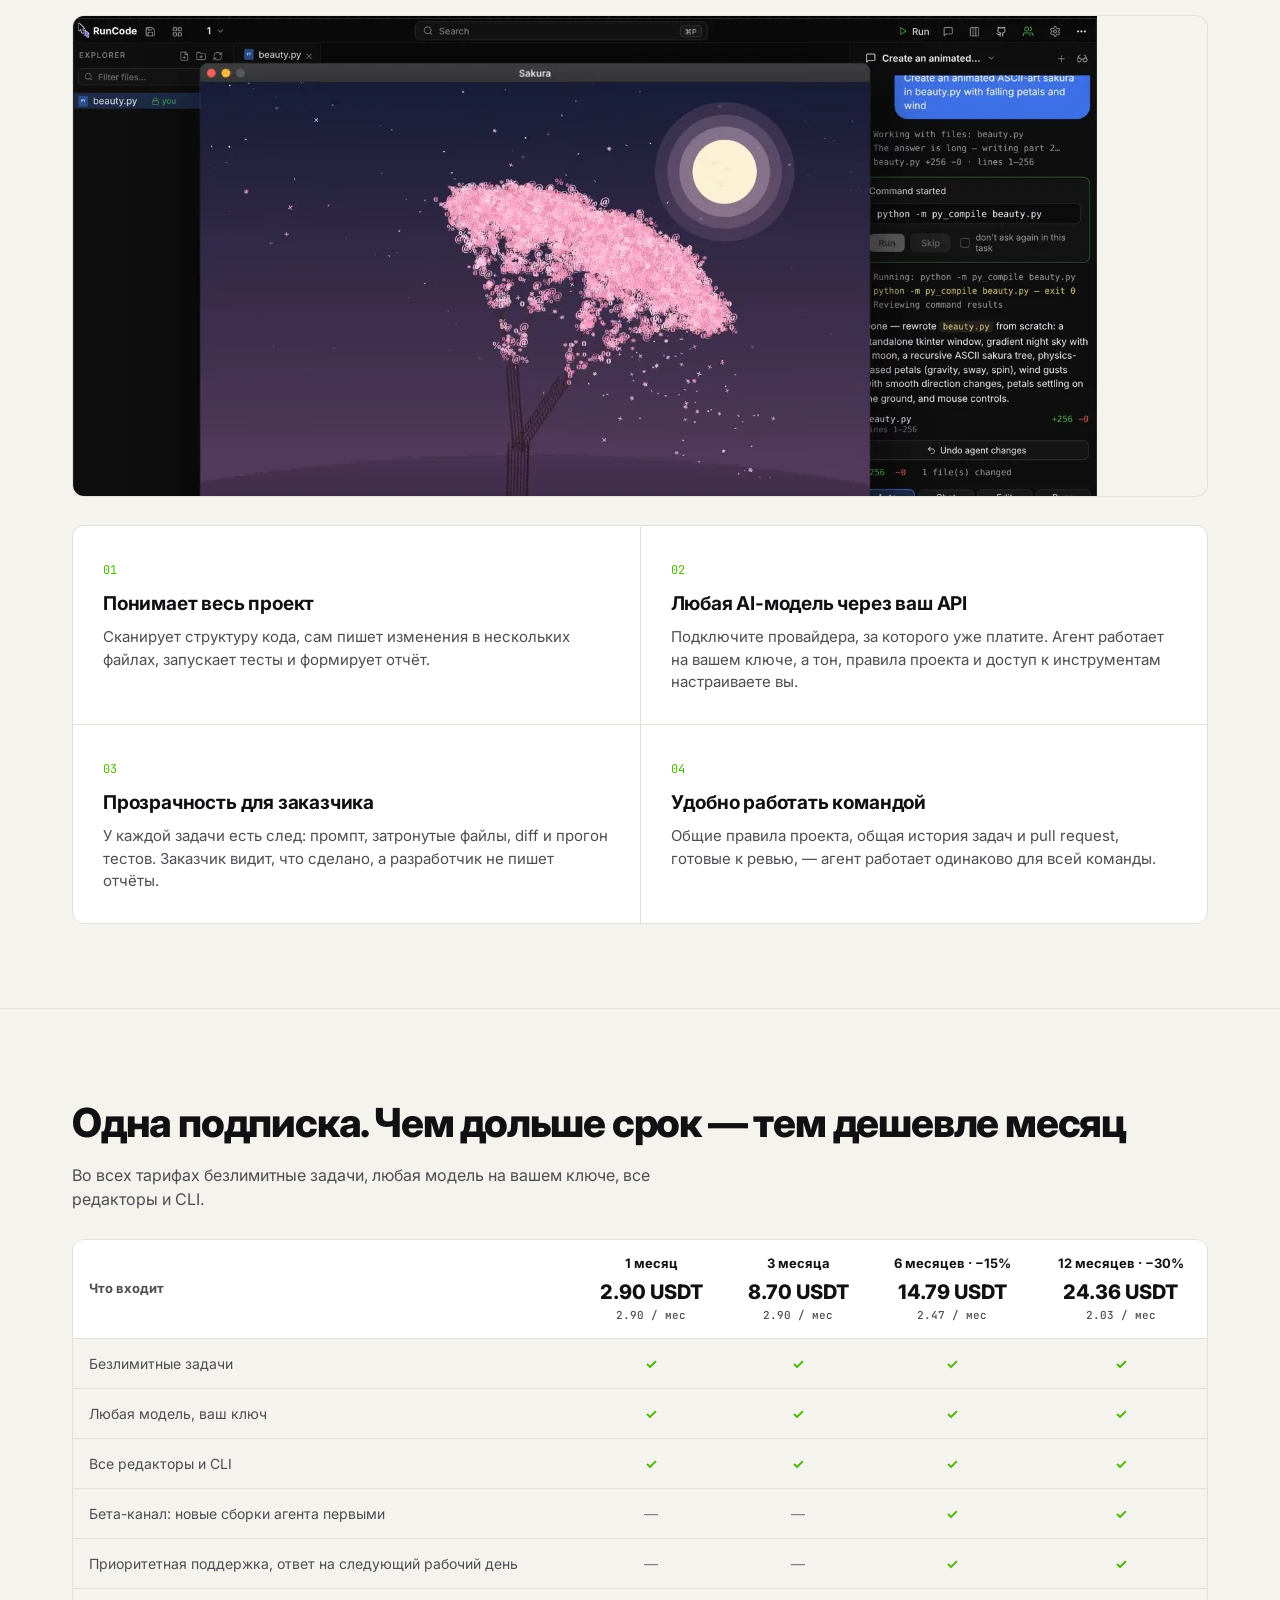
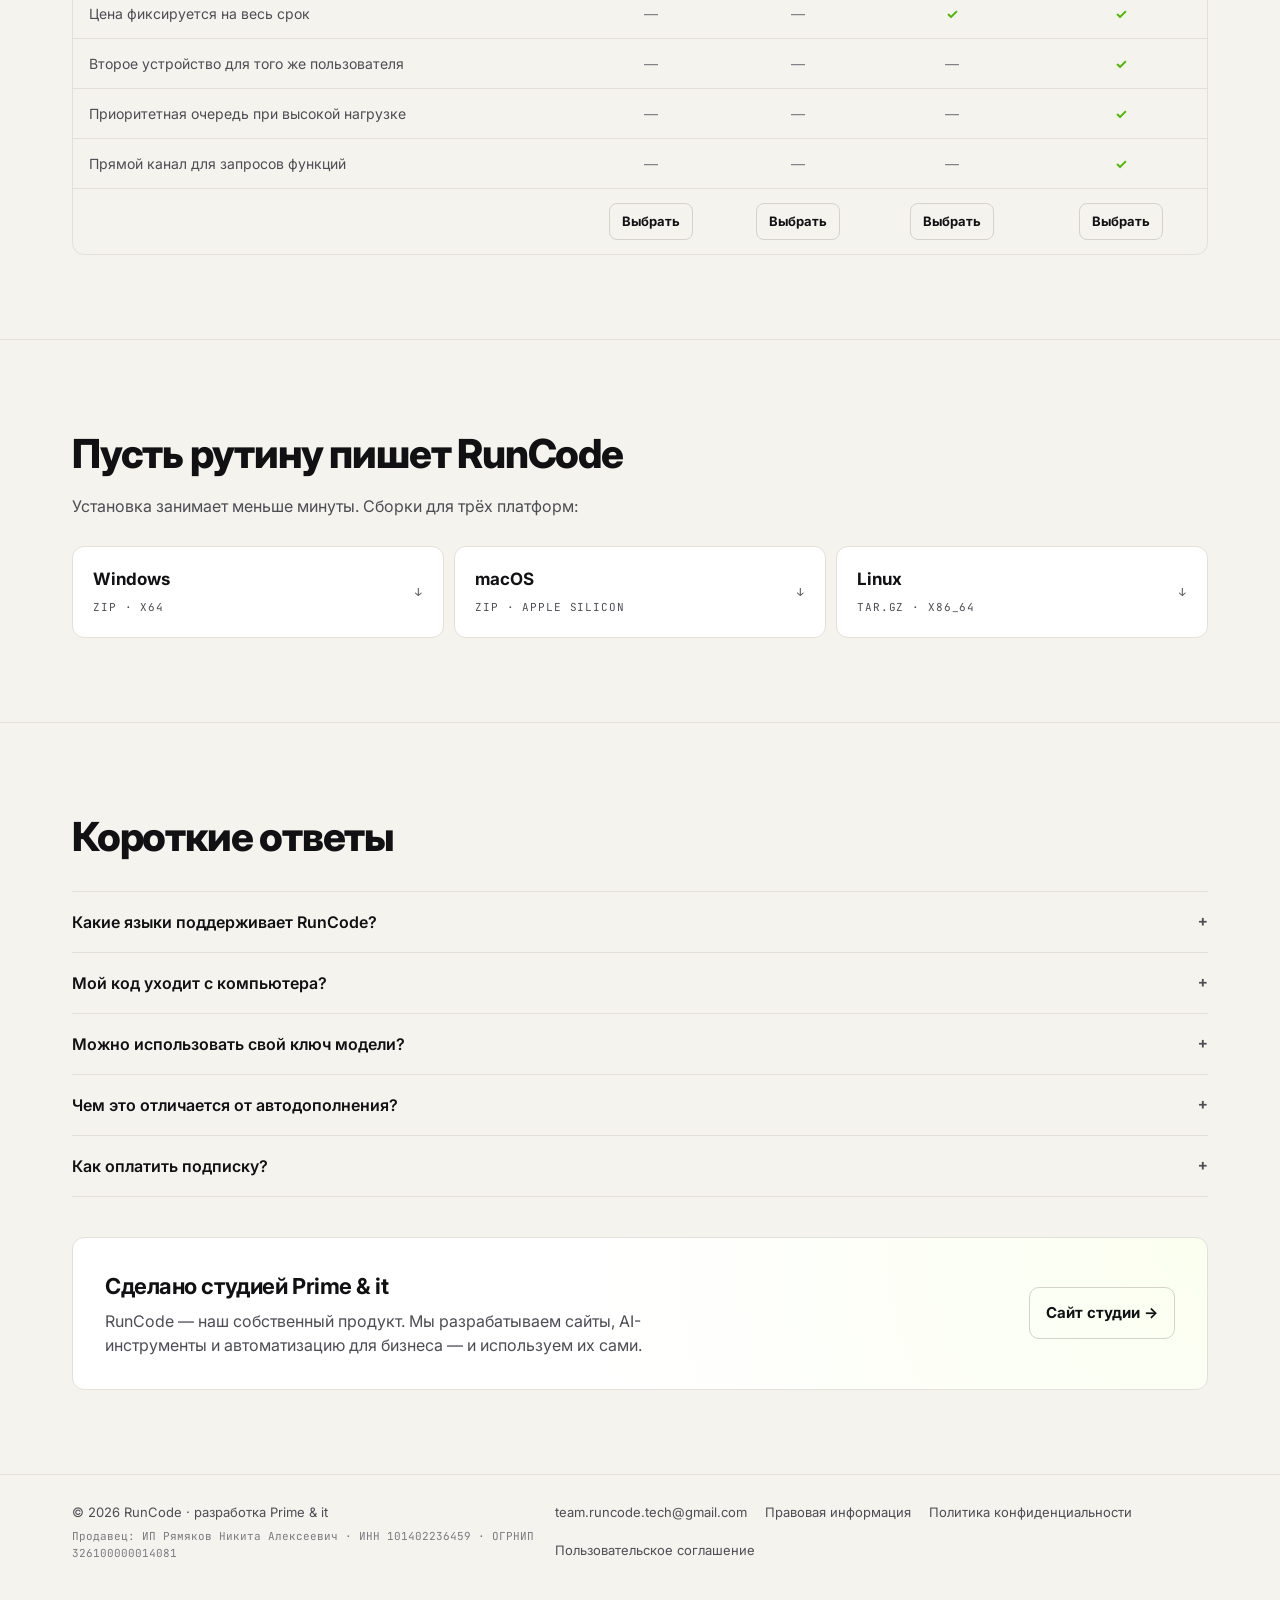
<file: store/index.html>
<!DOCTYPE html>
<html lang="ru">
<head>
<script>(function(){var t;try{t=localStorage.getItem('theme')}catch(e){}if(t!=='light'&&t!=='dark'){t=window.matchMedia&&matchMedia('(prefers-color-scheme: light)').matches?'light':'dark'}document.documentElement.setAttribute('data-theme',t)})();</script>
<meta charset="UTF-8">
<meta name="viewport" content="width=device-width, initial-scale=1.0">
<title>RunCode — AI-агент для разработки</title>
<meta name="description" content="RunCode — AI-агент, который понимает весь проект: пишет код, запускает тесты и отдаёт готовый diff. Собственная разработка студии Prime &amp; it.">
<meta property="og:title" content="RunCode — AI-агент для разработки">
<meta property="og:description" content="Опишите задачу — RunCode сделает остальное. Windows, macOS, Linux. Любая модель через ваш API-ключ.">
<meta property="og:image" content="img/og.jpg">
<link rel="preconnect" href="https://fonts.googleapis.com">
<link rel="preconnect" href="https://fonts.gstatic.com" crossorigin>
<link href="https://fonts.googleapis.com/css2?family=Inter:wght@400;500;600;700;800&family=JetBrains+Mono:wght@400;500;700&display=swap" rel="stylesheet">
<style>
  .theme-toggle{width:32px;height:32px;border-radius:50%;display:inline-grid;place-items:center;border:1px solid var(--line-2);color:var(--ink);cursor:pointer;transition:border-color .2s,transform .3s;}
  .theme-toggle:hover{border-color:var(--ink);transform:rotate(-15deg);}
  .theme-toggle svg{width:16px;height:16px;} .theme-toggle .i-moon{display:none;}
  html[data-theme="light"] .theme-toggle .i-sun{display:none;} html[data-theme="light"] .theme-toggle .i-moon{display:block;}
  html.theme-anim,html.theme-anim *{transition:background-color .35s ease,border-color .35s ease,color .35s ease !important;}
  html[data-theme="light"]{--bg:#f4f3ee;--panel:#ffffff;--panel-2:#fbfbf8;--line:#e2e0d8;--line-2:#d4d2c9;--ink:#111113;--dim:#4d4d54;--dim-2:#7a7a80;--accent-ink:#4db600;color-scheme:light;}
  html[data-theme="light"] .hdr{background:rgba(255,255,255,.85);}
  html[data-theme="light"] .lang button.active{color:#fff;}
  html[data-theme="light"] :is(.badge b,.feat-num,.yes,.steps span.on,.pay-status a,.brand-mark){color:var(--accent-ink);}
  html[data-theme="light"] :is(.p-facts span,.buy-incl){color:#45454b;}
  html[data-theme="light"] .pay-status{color:#6b5300;background:rgba(251,191,36,.12);}
  html[data-theme="light"] .mobile-buy{background:rgba(255,255,255,.96);}
  html[data-theme="light"] .toast{color:#fff;}
  html[data-theme="light"] :is(.gallery-main,.gallery-thumbs button){background:#e9e8e2;}

  :root{
    --bg:#050505; --panel:#0c0c0d; --panel-2:#121214; --line:#1f1f22; --line-2:#2a2a2e;
    --ink:#f2f2f0; --dim:#8e8e94; --dim-2:#5f5f66;
    --accent:#c8ff3d; --ok:#4ade80; --warn:#fbbf24;
    --radius:12px;
  }
  *{margin:0;padding:0;box-sizing:border-box;}
  html{scroll-behavior:smooth;}
  body{background:var(--bg);color:var(--ink);font-family:'Inter',sans-serif;font-size:16px;line-height:1.5;overflow-x:hidden;-webkit-text-size-adjust:100%;}
  a{color:inherit;text-decoration:none;}
  button{font:inherit;color:inherit;background:none;border:0;cursor:pointer;}
  img{display:block;max-width:100%;}
  .mono{font-family:'JetBrains Mono',monospace;}
  .wrap{max-width:1200px;margin:0 auto;padding:0 16px;}
  @media(min-width:768px){.wrap{padding:0 32px;}}

  /* studio strip */
  .studio-strip{background:var(--accent);color:#0a0a0b;font-size:13px;font-weight:600;text-align:center;padding:8px 16px;}
  .studio-strip a{text-decoration:underline;text-underline-offset:3px;}

  /* header */
  .hdr{position:sticky;top:0;z-index:50;background:rgba(5,5,5,.88);backdrop-filter:blur(10px);border-bottom:1px solid var(--line);}
  .hdr-in{display:flex;align-items:center;justify-content:space-between;gap:12px;height:60px;}
  .brand{display:flex;align-items:center;gap:10px;font-weight:800;font-size:18px;letter-spacing:-.02em;}
  .brand-mark{width:28px;height:28px;border:1px solid var(--line-2);border-radius:7px;display:grid;place-items:center;font-family:'JetBrains Mono',monospace;font-size:13px;color:var(--accent);}
  .hdr-nav{display:none;gap:26px;font-size:14px;color:var(--dim);}
  .hdr-nav a:hover{color:var(--ink);}
  @media(min-width:880px){.hdr-nav{display:flex;}}
  .hdr-right{display:flex;align-items:center;gap:10px;}
  .lang{display:flex;border:1px solid var(--line-2);border-radius:999px;padding:3px;}
  .lang button{font-family:'JetBrains Mono',monospace;font-size:11px;padding:4px 9px;border-radius:999px;color:var(--dim);}
  .lang button.active{background:var(--ink);color:#000;}
  .cart-btn{position:relative;display:flex;align-items:center;gap:8px;border:1px solid var(--line-2);border-radius:999px;padding:7px 14px;font-size:14px;font-weight:600;transition:border-color .2s;}
  .cart-btn:hover{border-color:var(--ink);}
  .cart-btn svg{width:18px;height:18px;}
  .cart-count{min-width:20px;height:20px;border-radius:999px;background:var(--accent);color:#000;font-size:12px;font-weight:800;display:none;place-items:center;padding:0 6px;}
  .cart-count.show{display:grid;}
  .cart-label{display:none;}
  @media(min-width:520px){.cart-label{display:inline;}}

  /* breadcrumbs */
  .crumbs{font-family:'JetBrains Mono',monospace;font-size:12px;color:var(--dim-2);text-transform:uppercase;letter-spacing:.08em;padding:22px 0 0;display:flex;gap:8px;flex-wrap:wrap;}
  .crumbs a:hover{color:var(--ink);}
  .crumbs span:last-child{color:var(--dim);}

  /* product */
  .product{display:grid;grid-template-columns:1fr;gap:28px;padding:22px 0 56px;}
  @media(min-width:980px){.product{grid-template-columns:1.25fr 1fr;gap:48px;padding:28px 0 80px;}}
  .gallery-main{position:relative;border:1px solid var(--line);border-radius:var(--radius);overflow:hidden;background:#000;aspect-ratio:16/10;}
  .gallery-main img{width:100%;height:100%;object-fit:cover;object-position:top;}
  .gallery-main img.phone{object-fit:contain;background:#000;}
  .gallery-thumbs{display:grid;grid-template-columns:repeat(4,1fr);gap:8px;margin-top:10px;}
  .gallery-thumbs button{border:1px solid var(--line);border-radius:8px;overflow:hidden;aspect-ratio:16/10;background:#000;opacity:.6;transition:opacity .2s,border-color .2s;}
  .gallery-thumbs button img{width:100%;height:100%;object-fit:cover;object-position:top;}
  .gallery-thumbs button.active,.gallery-thumbs button:hover{opacity:1;border-color:var(--ink);}
  @media(min-width:980px){.gallery{position:sticky;top:84px;align-self:start;}}

  .badge{display:inline-flex;align-items:center;gap:8px;font-family:'JetBrains Mono',monospace;font-size:11px;text-transform:uppercase;letter-spacing:.1em;border:1px solid var(--line-2);border-radius:999px;padding:6px 12px;color:var(--dim);}
  .badge b{color:var(--accent);font-weight:700;}
  .p-title{font-size:clamp(30px,6vw,46px);font-weight:800;letter-spacing:-.03em;line-height:1.05;margin-top:16px;}
  .p-sub{color:var(--dim);font-size:16px;margin-top:12px;max-width:520px;}
  .p-facts{display:flex;flex-wrap:wrap;gap:8px;margin-top:18px;}
  .p-facts span{font-size:13px;border:1px solid var(--line);background:var(--panel);border-radius:8px;padding:6px 10px;color:#cfcfcc;}

  .plans{margin-top:26px;}
  .plans-head{display:flex;justify-content:space-between;align-items:baseline;margin-bottom:10px;}
  .plans-head h3{font-size:14px;font-weight:600;}
  .plans-head span{font-family:'JetBrains Mono',monospace;font-size:11px;color:var(--dim-2);text-transform:uppercase;letter-spacing:.1em;}
  .plan-list{display:grid;grid-template-columns:1fr 1fr;gap:8px;}
  .plan{position:relative;text-align:left;border:1px solid var(--line-2);border-radius:10px;padding:12px 12px 11px;background:var(--panel);transition:border-color .2s,background .2s;}
  .plan:hover{border-color:var(--dim);}
  .plan.active{border-color:var(--accent);background:var(--panel-2);box-shadow:0 0 0 1px var(--accent) inset;}
  .plan-term{font-size:13px;font-weight:600;}
  .plan-price{font-size:20px;font-weight:800;letter-spacing:-.02em;margin-top:4px;}
  .plan-price small{font-size:11px;font-weight:500;color:var(--dim);margin-left:3px;}
  .plan-month{font-family:'JetBrains Mono',monospace;font-size:11px;color:var(--dim);margin-top:2px;}
  .plan-off{position:absolute;top:10px;right:10px;font-family:'JetBrains Mono',monospace;font-size:10px;font-weight:700;background:var(--accent);color:#000;border-radius:5px;padding:2px 6px;}

  .buy-box{margin-top:18px;border:1px solid var(--line);border-radius:var(--radius);background:var(--panel);padding:18px;}
  .buy-total{display:flex;justify-content:space-between;align-items:baseline;gap:12px;}
  .buy-total .t-label{color:var(--dim);font-size:14px;}
  .buy-total .t-price{font-size:30px;font-weight:800;letter-spacing:-.03em;}
  .buy-total .t-price small{font-size:14px;color:var(--dim);font-weight:600;margin-left:4px;}
  .buy-incl{list-style:none;margin:12px 0 16px;display:flex;flex-direction:column;gap:6px;font-size:14px;color:#cfcfcc;}
  .buy-incl li{display:flex;gap:9px;align-items:flex-start;}
  .buy-incl li::before{content:'';flex-shrink:0;width:14px;height:14px;margin-top:4px;border-radius:50%;background:radial-gradient(circle,var(--accent) 35%,transparent 40%);border:1px solid var(--accent);}
  .buy-actions{display:grid;grid-template-columns:1fr 1fr;gap:8px;}
  .btn{display:inline-flex;align-items:center;justify-content:center;gap:8px;border-radius:10px;padding:14px 16px;font-weight:700;font-size:15px;transition:background .2s,color .2s,border-color .2s,transform .15s;}
  .btn:active{transform:scale(.98);}
  .btn-primary{background:var(--accent);color:#000;}
  .btn-primary:hover{background:#d9ff73;}
  .btn-ghost{border:1px solid var(--line-2);}
  .btn-ghost:hover{border-color:var(--ink);}
  .btn-block{width:100%;}
  .btn[disabled]{opacity:.45;cursor:not-allowed;}
  .buy-note{display:flex;gap:8px;margin-top:12px;font-size:12.5px;color:var(--dim);}
  .buy-note i{flex-shrink:0;width:8px;height:8px;border-radius:50%;background:var(--warn);margin-top:6px;}
  .trust{display:grid;grid-template-columns:repeat(3,1fr);gap:8px;margin-top:14px;}
  .trust div{border:1px solid var(--line);border-radius:10px;padding:10px;text-align:center;font-size:12px;color:var(--dim);}
  .trust b{display:block;color:var(--ink);font-size:14px;margin-bottom:2px;}

  /* sections */
  .sec{border-top:1px solid var(--line);padding:56px 0;}
  @media(min-width:768px){.sec{padding:84px 0;}}
  .sec-tag{font-family:'JetBrains Mono',monospace;font-size:12px;color:var(--dim-2);text-transform:uppercase;letter-spacing:.14em;}
  .sec-title{font-size:clamp(26px,5vw,40px);font-weight:800;letter-spacing:-.03em;}
  .sec-lead{color:var(--dim);margin-top:10px;max-width:640px;}

  .app-shot{margin-top:28px;border:1px solid var(--line);border-radius:var(--radius);overflow:hidden;}
  .feat-grid{display:grid;grid-template-columns:1fr;gap:1px;background:var(--line);border:1px solid var(--line);border-radius:var(--radius);overflow:hidden;margin-top:28px;}
  @media(min-width:720px){.feat-grid{grid-template-columns:1fr 1fr;}}
  .feat{background:var(--panel);padding:24px 20px;}
  @media(min-width:768px){.feat{padding:30px;}}
  .feat-num{font-family:'JetBrains Mono',monospace;font-size:12px;color:var(--accent);}
  .feat h3{font-size:19px;margin-top:10px;letter-spacing:-.01em;}
  .feat p{color:var(--dim);font-size:15px;margin-top:8px;}

  .cmp-wrap{margin-top:28px;border:1px solid var(--line);border-radius:var(--radius);overflow-x:auto;}
  .cmp{width:100%;border-collapse:collapse;min-width:640px;font-size:14px;}
  .cmp th,.cmp td{padding:14px 16px;border-bottom:1px solid var(--line);text-align:center;}
  .cmp th:first-child,.cmp td:first-child{text-align:left;color:var(--dim);}
  .cmp thead th{font-size:13px;font-weight:700;background:var(--panel);}
  .cmp thead th .cmp-price{display:block;font-size:20px;font-weight:800;margin-top:4px;color:var(--ink);}
  .cmp thead th .cmp-month{display:block;font-family:'JetBrains Mono',monospace;font-size:11px;font-weight:500;color:var(--dim);}
  .cmp tbody tr:last-child td{border-bottom:0;}
  .yes{color:var(--accent);font-weight:700;}
  .no{color:var(--dim-2);}
  .cmp-buy{padding:8px 12px;font-size:13px;border-radius:8px;}

  .dl-grid{display:grid;grid-template-columns:1fr;gap:10px;margin-top:28px;}
  @media(min-width:720px){.dl-grid{grid-template-columns:repeat(3,1fr);}}
  .dl{border:1px solid var(--line);border-radius:var(--radius);background:var(--panel);padding:20px;display:flex;justify-content:space-between;align-items:center;gap:12px;transition:border-color .2s;}
  .dl:hover{border-color:var(--ink);}
  .dl b{display:block;font-size:17px;}
  .dl span{font-family:'JetBrains Mono',monospace;font-size:11px;color:var(--dim);text-transform:uppercase;letter-spacing:.08em;}

  .faq{margin-top:24px;border-top:1px solid var(--line);}
  .faq details{border-bottom:1px solid var(--line);}
  .faq summary{list-style:none;cursor:pointer;padding:18px 0;font-weight:600;display:flex;justify-content:space-between;gap:16px;}
  .faq summary::-webkit-details-marker{display:none;}
  .faq summary::after{content:'+';font-family:'JetBrains Mono',monospace;color:var(--dim);}
  .faq details[open] summary::after{content:'−';}
  .faq details p{color:var(--dim);padding:0 0 18px;max-width:760px;}

  .studio{border:1px solid var(--line);border-radius:var(--radius);padding:24px 20px;margin-top:8px;display:flex;flex-direction:column;gap:14px;background:radial-gradient(circle at 100% 0%,rgba(200,255,61,.08),transparent 55%),var(--panel);}
  @media(min-width:768px){.studio{flex-direction:row;justify-content:space-between;align-items:center;padding:32px;}}
  .studio h3{font-size:22px;letter-spacing:-.02em;}
  .studio p{color:var(--dim);margin-top:6px;max-width:620px;}

  footer{border-top:1px solid var(--line);padding:28px 0 40px;color:var(--dim);font-size:13px;}
  .foot{display:flex;flex-direction:column;gap:12px;}
  @media(min-width:768px){.foot{flex-direction:row;justify-content:space-between;}}
  .foot a:hover{color:var(--ink);}
  .foot-links{display:flex;gap:18px;flex-wrap:wrap;}

  /* drawer + modal */
  .overlay{position:fixed;inset:0;background:rgba(0,0,0,.6);backdrop-filter:blur(3px);z-index:90;opacity:0;pointer-events:none;transition:opacity .25s;}
  .overlay.show{opacity:1;pointer-events:auto;}
  .drawer{position:fixed;top:0;right:0;bottom:0;width:min(420px,100%);background:var(--panel);border-left:1px solid var(--line);z-index:100;transform:translateX(100%);transition:transform .3s ease;display:flex;flex-direction:column;}
  .drawer.show{transform:none;}
  .drawer-head{display:flex;justify-content:space-between;align-items:center;padding:18px 20px;border-bottom:1px solid var(--line);}
  .drawer-head h3{font-size:18px;}
  .x{width:36px;height:36px;border:1px solid var(--line-2);border-radius:50%;font-size:20px;line-height:1;}
  .x:hover{border-color:var(--ink);}
  .drawer-body{flex:1;overflow-y:auto;padding:20px;}
  .drawer-foot{border-top:1px solid var(--line);padding:18px 20px;}
  .empty{color:var(--dim);text-align:center;padding:40px 0;}
  .line-item{display:flex;gap:14px;border:1px solid var(--line);border-radius:10px;padding:12px;}
  .line-item img{width:84px;height:56px;object-fit:cover;object-position:top;border-radius:6px;border:1px solid var(--line);}
  .li-info{flex:1;}
  .li-info b{display:block;}
  .li-info span{font-size:13px;color:var(--dim);}
  .li-price{font-weight:800;white-space:nowrap;}
  .li-remove{font-size:12px;color:var(--dim);text-decoration:underline;margin-top:6px;}
  .li-remove:hover{color:var(--ink);}
  .sum-row{display:flex;justify-content:space-between;font-size:14px;color:var(--dim);margin-bottom:6px;}
  .sum-row.total{color:var(--ink);font-size:18px;font-weight:800;margin:10px 0 14px;}

  .modal{position:fixed;inset:0;z-index:110;display:none;align-items:center;justify-content:center;padding:16px;}
  .modal.show{display:flex;}
  .modal-box{position:relative;width:min(520px,100%);max-height:calc(100vh - 32px);overflow-y:auto;background:var(--panel);border:1px solid var(--line-2);border-radius:16px;padding:24px 20px;}
  @media(min-width:768px){.modal-box{padding:30px;}}
  .modal-box .x{position:absolute;top:14px;right:14px;}
  .modal-box h3{font-size:22px;letter-spacing:-.02em;padding-right:40px;}
  .steps{display:flex;gap:6px;margin:14px 0 18px;font-family:'JetBrains Mono',monospace;font-size:11px;text-transform:uppercase;letter-spacing:.08em;color:var(--dim-2);flex-wrap:wrap;}
  .steps span.on{color:var(--accent);}
  .order-sum{border:1px solid var(--line);border-radius:10px;padding:14px;margin-bottom:16px;}
  .pay-methods{display:flex;flex-direction:column;gap:8px;margin-bottom:16px;}
  .pay{display:flex;align-items:center;gap:12px;border:1px solid var(--line-2);border-radius:10px;padding:12px 14px;cursor:pointer;}
  .pay input{accent-color:var(--accent);width:16px;height:16px;}
  .pay b{display:block;font-size:15px;}
  .pay small{color:var(--dim);font-size:12px;}
  .pay .soon{margin-left:auto;font-family:'JetBrains Mono',monospace;font-size:10px;text-transform:uppercase;letter-spacing:.08em;border:1px solid var(--warn);color:var(--warn);border-radius:5px;padding:2px 6px;white-space:nowrap;}
  .pay:has(input:checked){border-color:var(--accent);}
  .pay-status{display:none;border:1px solid var(--warn);border-radius:10px;padding:14px;margin-top:14px;font-size:14px;color:#e9e3c8;background:rgba(251,191,36,.06);}
  .pay-status.show{display:block;}
  .pay-status a{color:var(--accent);text-decoration:underline;}

  .foot-req{display:block;margin-top:6px;font-family:'JetBrains Mono',monospace;font-size:11px;color:var(--dim-2);}
  .buyer-contact{width:100%;background:var(--bg);border:1px solid var(--line-2);border-radius:10px;color:var(--ink);font:inherit;font-size:15px;padding:13px 14px;margin-bottom:12px;}
  .buyer-contact:focus{outline:none;border-color:var(--accent);}
  .buyer-contact.err{border-color:#f87171;}
  .agree{display:flex;gap:10px;align-items:flex-start;font-size:13px;color:var(--dim);margin-bottom:12px;cursor:pointer;line-height:1.45;}
  .agree input{flex-shrink:0;width:17px;height:17px;margin-top:1px;accent-color:var(--accent);}
  .agree a{color:var(--ink);text-decoration:underline;}
  .seller-line{margin-top:12px;font-size:11.5px;color:var(--dim-2);text-align:center;}
  .toast{position:fixed;left:50%;bottom:20px;transform:translate(-50%,20px);background:var(--ink);color:#000;font-weight:700;font-size:14px;padding:12px 18px;border-radius:10px;z-index:120;opacity:0;pointer-events:none;transition:opacity .25s,transform .25s;}
  .toast.show{opacity:1;transform:translate(-50%,0);}

  .mobile-buy{position:fixed;left:0;right:0;bottom:0;z-index:40;background:rgba(12,12,13,.96);backdrop-filter:blur(8px);border-top:1px solid var(--line);padding:10px 16px;display:flex;align-items:center;justify-content:space-between;gap:12px;transform:translateY(100%);transition:transform .25s;}
  .mobile-buy.show{transform:none;}
  .mobile-buy b{font-size:18px;}
  .mobile-buy span{display:block;font-size:12px;color:var(--dim);}
  @media(min-width:980px){.mobile-buy{display:none;}}
</style>
</head>
<body>

<div class="studio-strip"><span data-i18n="strip">Собственная разработка студии</span> <a href="../index.html">Prime &amp; it</a></div>

<header class="hdr">
  <div class="wrap hdr-in">
    <a href="#top" class="brand"><span class="brand-mark">&gt;_</span>RunCode</a>
    <nav class="hdr-nav">
      <a href="#features" data-i18n="nav-features">Возможности</a>
      <a href="#pricing" data-i18n="nav-pricing">Тарифы</a>
      <a href="#download" data-i18n="nav-download">Скачать</a>
      <a href="#faq">FAQ</a>
    </nav>
    <div class="hdr-right">
      <button class="theme-toggle" id="themeToggle" type="button" aria-label="Светлая / тёмная тема" title="Светлая / тёмная тема"><svg class="i-sun" viewBox="0 0 24 24" fill="none" stroke="currentColor" stroke-width="1.8" stroke-linecap="round"><circle cx="12" cy="12" r="4.2"/><path d="M12 2.5v2.2M12 19.3v2.2M2.5 12h2.2M19.3 12h2.2M5.3 5.3l1.6 1.6M17.1 17.1l1.6 1.6M5.3 18.7l1.6-1.6M17.1 6.9l1.6-1.6"/></svg><svg class="i-moon" viewBox="0 0 24 24" fill="none" stroke="currentColor" stroke-width="1.8" stroke-linejoin="round"><path d="M20 14.5A8 8 0 0 1 9.5 4a8 8 0 1 0 10.5 10.5z"/></svg></button>
      <div class="lang"><button id="btn-ru" class="active">RU</button><button id="btn-en">EN</button></div>
      <button class="cart-btn" id="cartBtn" aria-label="Корзина">
        <svg viewBox="0 0 24 24" fill="none" stroke="currentColor" stroke-width="1.8" stroke-linecap="round" stroke-linejoin="round"><path d="M6 6h15l-1.5 9h-12z"/><path d="M6 6 5 3H2"/><circle cx="9" cy="20" r="1.4"/><circle cx="18" cy="20" r="1.4"/></svg>
        <span class="cart-label" data-i18n="cart">Корзина</span>
        <span class="cart-count" id="cartCount">0</span>
      </button>
    </div>
  </div>
</header>

<main id="top">
  <div class="wrap">
    <div class="crumbs"><a href="../index.html" data-i18n="crumb-studio">Prime &amp; it</a><span>/</span><a href="#top" data-i18n="crumb-products">Продукты</a><span>/</span><span>RunCode</span></div>

    <!-- ===== PRODUCT ===== -->
    <section class="product">
      <div class="gallery">
        <div class="gallery-main"><img id="galleryMain" src="img/rc-1.webp" alt="Интерфейс RunCode"></div>
        <div class="gallery-thumbs" id="thumbs">
          <button class="active" data-src="img/rc-1.webp"><img src="img/rc-1.webp" alt="Главный экран"></button>
          <button data-src="img/rc-app.webp"><img src="img/rc-app.webp" alt="Агент за работой"></button>
          <button data-src="img/rc-2.webp"><img src="img/rc-2.webp" alt="Возможности"></button>
          <button data-src="img/rc-m.webp" data-phone><img src="img/rc-m.webp" alt="Мобильная версия"></button>
        </div>
      </div>

      <div class="buy">
        <span class="badge"><b>●</b> <span data-i18n="badge">Собственная разработка Prime &amp; it</span></span>
        <h1 class="p-title" data-i18n="title">RunCode — AI-агент для разработки</h1>
        <p class="p-sub" data-i18n="sub">Понимает весь проект целиком. Опишите задачу — агент напишет код, запустит тесты и отдаст готовый diff на ревью.</p>
        <div class="p-facts">
          <span>Windows · macOS · Linux</span>
          <span data-i18n="fact-model">Любая модель, ваш API-ключ</span>
          <span data-i18n="fact-setup">Установка меньше минуты</span>
        </div>

        <div class="plans">
          <div class="plans-head"><h3 data-i18n="choose">Выберите срок подписки</h3><span data-i18n="paid">оплата в USDT</span></div>
          <div class="plan-list" id="planList"></div>
        </div>

        <div class="buy-box">
          <div class="buy-total"><span class="t-label" data-i18n="to-pay">К оплате</span><span class="t-price" id="totalPrice">2.90<small>USDT</small></span></div>
          <ul class="buy-incl" id="planIncl"></ul>
          <div class="buy-actions">
            <button class="btn btn-ghost" id="addToCart" data-i18n="add">В корзину</button>
            <button class="btn btn-primary" id="buyNow" data-i18n="buy">Купить</button>
          </div>
          <div class="buy-note"><i></i><span data-i18n="note">Онлайн-оплата подключается. Оформить заказ можно уже сейчас — мы свяжемся и выставим счёт.</span></div>
        </div>

        <div class="trust">
          <div><b data-i18n="tr1b">Безлимит</b><span data-i18n="tr1">задач в любом тарифе</span></div>
          <div><b data-i18n="tr2b">Ваш ключ</b><span data-i18n="tr2">токены — напрямую у провайдера</span></div>
          <div><b data-i18n="tr3b">Self-hosted</b><span data-i18n="tr3">код не покидает вашу инфраструктуру</span></div>
        </div>
      </div>
    </section>
  </div>

  <!-- ===== FEATURES ===== -->
  <section class="sec" id="features">
    <div class="wrap">
      <h2 class="sec-title" data-i18n="f-title">Вся задача — от постановки до зелёных тестов</h2>
      <p class="sec-lead" data-i18n="f-lead">Автодополнение дописывает строку. RunCode берёт задачу целиком: правит несколько файлов, запускает тесты и возвращает готовый diff.</p>
      <div class="app-shot"><img src="img/rc-app.webp" alt="RunCode выполняет задачу" loading="lazy"></div>
      <div class="feat-grid">
        <div class="feat"><span class="feat-num">01</span><h3 data-i18n="f1t">Понимает весь проект</h3><p data-i18n="f1">Сканирует структуру кода, сам пишет изменения в нескольких файлах, запускает тесты и формирует отчёт.</p></div>
        <div class="feat"><span class="feat-num">02</span><h3 data-i18n="f2t">Любая AI-модель через ваш API</h3><p data-i18n="f2">Подключите провайдера, за которого уже платите. Агент работает на вашем ключе, а тон, правила проекта и доступ к инструментам настраиваете вы.</p></div>
        <div class="feat"><span class="feat-num">03</span><h3 data-i18n="f3t">Прозрачность для заказчика</h3><p data-i18n="f3">У каждой задачи есть след: промпт, затронутые файлы, diff и прогон тестов. Заказчик видит, что сделано, а разработчик не пишет отчёты.</p></div>
        <div class="feat"><span class="feat-num">04</span><h3 data-i18n="f4t">Удобно работать командой</h3><p data-i18n="f4">Общие правила проекта, общая история задач и pull request, готовые к ревью, — агент работает одинаково для всей команды.</p></div>
      </div>
    </div>
  </section>

  <!-- ===== PRICING ===== -->
  <section class="sec" id="pricing">
    <div class="wrap">
      <h2 class="sec-title" data-i18n="p-title">Одна подписка. Чем дольше срок — тем дешевле месяц</h2>
      <p class="sec-lead" data-i18n="p-lead">Во всех тарифах безлимитные задачи, любая модель на вашем ключе, все редакторы и CLI.</p>
      <div class="cmp-wrap">
        <table class="cmp" id="cmpTable"></table>
      </div>
    </div>
  </section>

  <!-- ===== DOWNLOAD ===== -->
  <section class="sec" id="download">
    <div class="wrap">
      <h2 class="sec-title" data-i18n="d-title">Пусть рутину пишет RunCode</h2>
      <p class="sec-lead" data-i18n="d-lead">Установка занимает меньше минуты. Сборки для трёх платформ:</p>
      <div class="dl-grid">
        <a class="dl" href="https://runcode.tech/#download" target="_blank" rel="noopener"><div><b>Windows</b><span>ZIP · x64</span></div><span>↓</span></a>
        <a class="dl" href="https://runcode.tech/#download" target="_blank" rel="noopener"><div><b>macOS</b><span>ZIP · Apple Silicon</span></div><span>↓</span></a>
        <a class="dl" href="https://runcode.tech/#download" target="_blank" rel="noopener"><div><b>Linux</b><span>TAR.GZ · x86_64</span></div><span>↓</span></a>
      </div>
    </div>
  </section>

  <!-- ===== FAQ ===== -->
  <section class="sec" id="faq">
    <div class="wrap">
      <h2 class="sec-title" data-i18n="q-title">Короткие ответы</h2>
      <div class="faq">
        <details><summary data-i18n="q1">Какие языки поддерживает RunCode?</summary><p data-i18n="a1">TypeScript, JavaScript, Python, Go, Rust, Java, C#, PHP, SQL и ещё около тридцати. Лучше всего агент работает в проектах с тестами.</p></details>
        <details><summary data-i18n="q2">Мой код уходит с компьютера?</summary><p data-i18n="a2">Только файлы, нужные для задачи, и только после вашего подтверждения. В self-hosted режиме код вообще не покидает вашу инфраструктуру.</p></details>
        <details><summary data-i18n="q3">Можно использовать свой ключ модели?</summary><p data-i18n="a3">Да. RunCode работает с ключом вашего провайдера, и оплата токенов идёт напрямую через него.</p></details>
        <details><summary data-i18n="q4">Чем это отличается от автодополнения?</summary><p data-i18n="a4">Автодополнение дописывает строку. RunCode берёт задачу целиком: правит несколько файлов, запускает тесты и возвращает готовый diff.</p></details>
        <details><summary data-i18n="q5">Как оплатить подписку?</summary><p data-i18n="a5">Подписка оплачивается в USDT. Онлайн-оплата на сайте сейчас подключается — оформите заказ, и мы пришлём реквизиты для оплаты.</p></details>
      </div>

      <div class="studio" style="margin-top:40px">
        <div>
          <h3 data-i18n="s-title">Сделано студией Prime &amp; it</h3>
          <p data-i18n="s-desc">RunCode — наш собственный продукт. Мы разрабатываем сайты, AI-инструменты и автоматизацию для бизнеса — и используем их сами.</p>
        </div>
        <a class="btn btn-ghost" href="../index.html" data-i18n="s-btn">Сайт студии →</a>
      </div>
    </div>
  </section>
</main>

<footer>
  <div class="wrap foot">
    <div>
      <span>© 2026 RunCode · <span data-i18n="foot-made">разработка</span> <a href="../index.html">Prime &amp; it</a></span>
      <span class="foot-req"><span data-i18n="seller">Продавец</span>: ИП Рямяков Никита Алексеевич · ИНН 101402236459 · ОГРНИП 326100000014081</span>
    </div>
    <div class="foot-links">
      <a href="mailto:team.runcode.tech@gmail.com">team.runcode.tech@gmail.com</a>
      <a href="../legal.html" data-i18n="legal">Правовая информация</a>
      <a href="../privacy.html" data-i18n="privacy">Политика конфиденциальности</a>
      <a href="../terms.html" data-i18n="terms">Пользовательское соглашение</a>
    </div>
  </div>
</footer>

<!-- mobile sticky buy bar -->
<div class="mobile-buy" id="mobileBuy">
  <div><b id="mbPrice">2.90 USDT</b><span id="mbTerm">1 месяц</span></div>
  <button class="btn btn-primary" id="mbBuy" data-i18n="buy">Купить</button>
</div>

<!-- cart drawer -->
<div class="overlay" id="overlay"></div>
<aside class="drawer" id="drawer" aria-label="Корзина">
  <div class="drawer-head"><h3 data-i18n="cart">Корзина</h3><button class="x" data-close>×</button></div>
  <div class="drawer-body" id="cartBody"></div>
  <div class="drawer-foot" id="cartFoot"></div>
</aside>

<!-- checkout -->
<div class="modal" id="checkout" role="dialog" aria-modal="true">
  <div class="modal-box">
    <button class="x" data-close>×</button>
    <h3 data-i18n="co-title">Оформление заказа</h3>
    <div class="steps"><span class="on" data-i18n="st1">1. Тариф</span><span>→</span><span class="on" data-i18n="st2">2. Способ оплаты</span><span>→</span><span data-i18n="st3">3. Оплата</span></div>
    <div class="order-sum" id="orderSum"></div>
    <div class="pay-methods">
      <label class="pay"><input type="radio" name="pay" value="usdt" checked><div><b>USDT (TRC-20)</b><small data-i18n="pm1">Криптовалюта, основной способ</small></div><span class="soon" data-i18n="soon">подключается</span></label>
      <label class="pay"><input type="radio" name="pay" value="card"><div><b data-i18n="pm2t">Банковская карта</b><small data-i18n="pm2">Visa, Mastercard, МИР</small></div><span class="soon" data-i18n="soon">подключается</span></label>
    </div>
    <input type="text" id="buyerContact" class="buyer-contact" data-ph="contactPh" placeholder="Email или Telegram для связи" autocomplete="email">
    <label class="agree"><input type="checkbox" id="agree"><span data-i18n="agree">Принимаю <a href="../terms.html" target="_blank">условия</a> и даю <a href="../consent.html" target="_blank">согласие на обработку персональных данных</a></span></label>
    <button class="btn btn-primary btn-block" id="payBtn" data-i18n="pay" disabled>Перейти к оплате</button>
    <p class="seller-line"><span data-i18n="seller">Продавец</span>: ИП Рямяков Никита Алексеевич, ИНН 101402236459, ОГРНИП 326100000014081</p>
    <div class="pay-status" id="payStatus"></div>
  </div>
</div>

<div class="toast" id="toast"></div>

<script>
(function(){
  // ---------------------------------------------------------------
  // Catalogue. Prices match runcode.tech.
  // ---------------------------------------------------------------
  var PRODUCT = {id: 'runcode', name: 'RunCode', img: 'img/rc-1.webp', currency: 'USDT'};
  var PLANS = [
    {id: '1m',  months: 1,  price: 2.90,  perMonth: 2.90, off: 0},
    {id: '3m',  months: 3,  price: 8.70,  perMonth: 2.90, off: 0},
    {id: '6m',  months: 6,  price: 14.79, perMonth: 2.47, off: 15},
    {id: '12m', months: 12, price: 24.36, perMonth: 2.03, off: 30}
  ];
  // features per plan: [key, 1m, 3m, 6m, 12m]
  var FEATURES = [
    ['ft-unlim', 1,1,1,1], ['ft-model', 1,1,1,1], ['ft-cli', 1,1,1,1],
    ['ft-beta', 0,0,1,1], ['ft-support', 0,0,1,1], ['ft-lock', 0,0,1,1],
    ['ft-device', 0,0,0,1], ['ft-queue', 0,0,0,1], ['ft-feature', 0,0,0,1]
  ];
  var CONTACT_EMAIL = 'team.runcode.tech@gmail.com';

  // ---------------------------------------------------------------
  // PAYMENT HOOK. When the payment provider is ready, replace the body
  // of startPayment(): create an invoice on your server for `order`
  // and redirect to the provider's payment page.
  // ---------------------------------------------------------------
  function startPayment(order) {
    // e.g. fetch('/api/create-invoice', {method:'POST', body: JSON.stringify(order)})
    //        .then(r => r.json()).then(d => location.href = d.payment_url);
    return Promise.resolve({status: 'not_connected'});
  }

  // ---------------------------------------------------------------
  // i18n
  // ---------------------------------------------------------------
  var T = {
    ru: {
      strip: 'Собственная разработка студии', 'nav-features': 'Возможности', 'nav-pricing': 'Тарифы', 'nav-download': 'Скачать',
      cart: 'Корзина', 'crumb-studio': 'Prime &amp; it', 'crumb-products': 'Продукты', badge: 'Собственная разработка Prime &amp; it',
      title: 'RunCode — AI-агент для разработки',
      sub: 'Понимает весь проект целиком. Опишите задачу — агент напишет код, запустит тесты и отдаст готовый diff на ревью.',
      'fact-model': 'Любая модель, ваш API-ключ', 'fact-setup': 'Установка меньше минуты',
      choose: 'Выберите срок подписки', paid: 'оплата в USDT', 'to-pay': 'К оплате', add: 'В корзину', buy: 'Купить',
      note: 'Онлайн-оплата подключается. Оформить заказ можно уже сейчас — мы свяжемся и выставим счёт.',
      tr1b: 'Безлимит', tr1: 'задач в любом тарифе', tr2b: 'Ваш ключ', tr2: 'токены — напрямую у провайдера', tr3b: 'Self-hosted', tr3: 'код не покидает вашу инфраструктуру',
      'f-title': 'Вся задача — от постановки до зелёных тестов',
      'f-lead': 'Автодополнение дописывает строку. RunCode берёт задачу целиком: правит несколько файлов, запускает тесты и возвращает готовый diff.',
      f1t: 'Понимает весь проект', f1: 'Сканирует структуру кода, сам пишет изменения в нескольких файлах, запускает тесты и формирует отчёт.',
      f2t: 'Любая AI-модель через ваш API', f2: 'Подключите провайдера, за которого уже платите. Агент работает на вашем ключе, а тон, правила проекта и доступ к инструментам настраиваете вы.',
      f3t: 'Прозрачность для заказчика', f3: 'У каждой задачи есть след: промпт, затронутые файлы, diff и прогон тестов. Заказчик видит, что сделано, а разработчик не пишет отчёты.',
      f4t: 'Удобно работать командой', f4: 'Общие правила проекта, общая история задач и pull request, готовые к ревью, — агент работает одинаково для всей команды.',
      'p-title': 'Одна подписка. Чем дольше срок — тем дешевле месяц', 'p-lead': 'Во всех тарифах безлимитные задачи, любая модель на вашем ключе, все редакторы и CLI.',
      'd-title': 'Пусть рутину пишет RunCode', 'd-lead': 'Установка занимает меньше минуты. Сборки для трёх платформ:',
      'q-title': 'Короткие ответы',
      q1: 'Какие языки поддерживает RunCode?', a1: 'TypeScript, JavaScript, Python, Go, Rust, Java, C#, PHP, SQL и ещё около тридцати. Лучше всего агент работает в проектах с тестами.',
      q2: 'Мой код уходит с компьютера?', a2: 'Только файлы, нужные для задачи, и только после вашего подтверждения. В self-hosted режиме код вообще не покидает вашу инфраструктуру.',
      q3: 'Можно использовать свой ключ модели?', a3: 'Да. RunCode работает с ключом вашего провайдера, и оплата токенов идёт напрямую через него.',
      q4: 'Чем это отличается от автодополнения?', a4: 'Автодополнение дописывает строку. RunCode берёт задачу целиком: правит несколько файлов, запускает тесты и возвращает готовый diff.',
      q5: 'Как оплатить подписку?', a5: 'Подписка оплачивается в USDT. Онлайн-оплата на сайте сейчас подключается — оформите заказ, и мы пришлём реквизиты для оплаты.',
      's-title': 'Сделано студией Prime &amp; it', 's-desc': 'RunCode — наш собственный продукт. Мы разрабатываем сайты, AI-инструменты и автоматизацию для бизнеса — и используем их сами.', 's-btn': 'Сайт студии →',
      'foot-made': 'разработка', privacy: 'Политика конфиденциальности', terms: 'Пользовательское соглашение', legal: 'Правовая информация', seller: 'Продавец',
      agree: 'Принимаю <a href="../terms.html" target="_blank">условия</a> и даю <a href="../consent.html" target="_blank">согласие на обработку персональных данных</a>',
      'co-title': 'Оформление заказа', st1: '1. Тариф', st2: '2. Способ оплаты', st3: '3. Оплата',
      pm1: 'Криптовалюта, основной способ', pm2t: 'Банковская карта', pm2: 'Visa, Mastercard, МИР', soon: 'подключается', pay: 'Перейти к оплате',
      // dynamic
      month1: 'месяц', month2: 'месяца', month5: 'месяцев', perMonth: '/ мес', subscription: 'Подписка',
      'ft-unlim': 'Безлимитные задачи', 'ft-model': 'Любая модель, ваш ключ', 'ft-cli': 'Все редакторы и CLI',
      'ft-beta': 'Бета-канал: новые сборки агента первыми', 'ft-support': 'Приоритетная поддержка, ответ на следующий рабочий день', 'ft-lock': 'Цена фиксируется на весь срок',
      'ft-device': 'Второе устройство для того же пользователя', 'ft-queue': 'Приоритетная очередь при высокой нагрузке', 'ft-feature': 'Прямой канал для запросов функций',
      cmpFeature: 'Что входит', choosePlan: 'Выбрать',
      added: 'Добавлено в корзину', cartEmpty: 'Корзина пуста', subtotal: 'Подписка', total: 'Итого', checkout: 'Оформить заказ', remove: 'Удалить',
      orderItem: 'Товар', orderTerm: 'Срок', orderTotal: 'К оплате',
      notConnected: 'Онлайн-оплата пока подключается. Чтобы купить RunCode прямо сейчас, напишите нам — пришлём реквизиты и активируем подписку: ',
      orderSaved: 'Заказ принят! Онлайн-оплата пока подключается — мы напишем вам по указанному контакту, пришлём реквизиты и активируем подписку.',
      contactPh: 'Email или Telegram для связи', contactNeed: 'Укажите email или Telegram, чтобы мы могли связаться',
      mailSubject: 'Заказ RunCode', mailBody: 'Здравствуйте! Хочу оформить подписку RunCode.'
    },
    en: {
      strip: 'Built in-house by', 'nav-features': 'Features', 'nav-pricing': 'Pricing', 'nav-download': 'Download',
      cart: 'Cart', 'crumb-studio': 'Prime &amp; it', 'crumb-products': 'Products', badge: 'Built in-house by Prime &amp; it',
      title: 'RunCode — an AI coding agent',
      sub: 'Understands your whole project. Describe the task — the agent writes the code, runs the tests and hands back a review-ready diff.',
      'fact-model': 'Any model, your API key', 'fact-setup': 'Setup in under a minute',
      choose: 'Choose your subscription term', paid: 'paid in USDT', 'to-pay': 'Total', add: 'Add to cart', buy: 'Buy now',
      note: 'Online payment is being connected. You can place an order now — we will get in touch and send an invoice.',
      tr1b: 'Unlimited', tr1: 'tasks on every plan', tr2b: 'Your key', tr2: 'tokens billed by your provider', tr3b: 'Self-hosted', tr3: 'code never leaves your infrastructure',
      'f-title': 'The whole task — from the brief to green tests',
      'f-lead': 'Autocomplete finishes a line. RunCode takes the whole task: it edits several files, runs the tests and hands back a finished diff.',
      f1t: 'Understands the whole project', f1: 'Scans the code structure, writes changes across several files, runs the tests and prepares a report.',
      f2t: 'Any AI model through your API', f2: 'Plug in the provider you already pay for. The agent runs on your key, and you set the tone, project rules and tool access.',
      f3t: 'Transparency for the client', f3: 'Every task leaves a trail: the prompt, the files touched, the diff and the test run. Clients see what was built, developers stop writing status reports.',
      f4t: 'Comfortable teamwork', f4: 'Shared project rules, a shared task history and review-ready pull requests — the agent works the same way for the whole team.',
      'p-title': 'One subscription. The longer the term, the cheaper the month', 'p-lead': 'Every plan includes unlimited tasks, any model on your key, all editors and the CLI.',
      'd-title': 'Let RunCode write the routine parts', 'd-lead': 'Setup takes less than a minute. Builds for three platforms:',
      'q-title': 'Short answers',
      q1: 'Which languages does RunCode support?', a1: 'TypeScript, JavaScript, Python, Go, Rust, Java, C#, PHP, SQL and about thirty more. Results are better in projects that have tests.',
      q2: 'Does my code leave the machine?', a2: 'Only the files a task needs, and only after you confirm. In self-hosted mode the code never leaves your infrastructure.',
      q3: 'Can I use my own model key?', a3: 'Yes. RunCode works with your provider key, and the token billing goes straight through them.',
      q4: 'How is this different from autocomplete?', a4: 'Autocomplete finishes a line. RunCode takes the whole task: it edits several files, runs the tests and hands back a finished diff.',
      q5: 'How do I pay?', a5: 'The subscription is paid in USDT. Online payment is being connected — place an order and we will send you payment details.',
      's-title': 'Made by Prime &amp; it', 's-desc': 'RunCode is our own product. We build websites, AI tools and automation for businesses — and use them ourselves.', 's-btn': 'Studio website →',
      'foot-made': 'built by', privacy: 'Privacy policy', terms: 'Terms of use', legal: 'Legal information', seller: 'Seller',
      agree: 'I accept the <a href="../terms.html" target="_blank">terms</a> and consent to the <a href="../consent.html" target="_blank">processing of personal data</a> (documents in Russian)',
      'co-title': 'Checkout', st1: '1. Plan', st2: '2. Payment method', st3: '3. Payment',
      pm1: 'Crypto, main method', pm2t: 'Bank card', pm2: 'Visa, Mastercard, MIR', soon: 'coming soon', pay: 'Proceed to payment',
      month1: 'month', month2: 'months', month5: 'months', perMonth: '/ mo', subscription: 'Subscription',
      'ft-unlim': 'Unlimited tasks', 'ft-model': 'Any model, your key', 'ft-cli': 'All editors and the CLI',
      'ft-beta': 'Beta channel: new agent builds first', 'ft-support': 'Priority support, next business day', 'ft-lock': 'Price locked for the whole term',
      'ft-device': 'Second device for the same user', 'ft-queue': 'Priority queue when load is high', 'ft-feature': 'Direct channel for feature requests',
      cmpFeature: 'What is included', choosePlan: 'Choose',
      added: 'Added to cart', cartEmpty: 'Your cart is empty', subtotal: 'Subscription', total: 'Total', checkout: 'Checkout', remove: 'Remove',
      orderItem: 'Product', orderTerm: 'Term', orderTotal: 'Total',
      notConnected: 'Online payment is still being connected. To buy RunCode right now, write to us — we will send payment details and activate your subscription: ',
      orderSaved: 'Order received! Online payment is still being connected — we will contact you, send payment details and activate your subscription.',
      contactPh: 'Email or Telegram to reach you', contactNeed: 'Please leave an email or Telegram so we can reach you',
      mailSubject: 'RunCode order', mailBody: 'Hello! I would like to buy a RunCode subscription.'
    }
  };
  var lang = 'ru';
  try { if (localStorage.getItem('lang') === 'en') lang = 'en'; } catch (e) {}
  function t(k) { return (T[lang] && T[lang][k]) || T.ru[k] || k; }

  // ---------------------------------------------------------------
  // helpers
  // ---------------------------------------------------------------
  var $ = function (s) { return document.querySelector(s); };
  function money(n) { return n.toFixed(2); }
  function term(m) {
    if (lang === 'en') return m + ' ' + (m === 1 ? t('month1') : t('month2'));
    var w = (m % 10 === 1 && m % 100 !== 11) ? t('month1') : (m % 10 >= 2 && m % 10 <= 4 && (m % 100 < 10 || m % 100 >= 20)) ? t('month2') : t('month5');
    return m + ' ' + w;
  }
  function plan(id) { return PLANS.filter(function (p) { return p.id === id; })[0]; }
  function toast(msg) { var el = $('#toast'); el.textContent = msg; el.classList.add('show'); clearTimeout(toast._t); toast._t = setTimeout(function () { el.classList.remove('show'); }, 1800); }

  // state: selected plan + cart (one subscription per cart)
  var selected = '12m';
  var cart = null;
  try { cart = JSON.parse(localStorage.getItem('runcode_cart') || 'null'); } catch (e) {}
  if (cart && !plan(cart.plan)) cart = null;
  function saveCart() { try { localStorage.setItem('runcode_cart', JSON.stringify(cart)); } catch (e) {} }

  // ---------------------------------------------------------------
  // render
  // ---------------------------------------------------------------
  function renderPlans() {
    $('#planList').innerHTML = PLANS.map(function (p) {
      return '<button class="plan' + (p.id === selected ? ' active' : '') + '" data-plan="' + p.id + '">' +
        (p.off ? '<span class="plan-off">−' + p.off + '%</span>' : '') +
        '<div class="plan-term">' + term(p.months) + '</div>' +
        '<div class="plan-price">' + money(p.price) + '<small>USDT</small></div>' +
        '<div class="plan-month">' + money(p.perMonth) + ' ' + t('perMonth') + '</div></button>';
    }).join('');
    var p = plan(selected);
    $('#totalPrice').innerHTML = money(p.price) + '<small>USDT</small>';
    var idx = PLANS.indexOf(p) + 1;
    $('#planIncl').innerHTML = FEATURES.filter(function (f) { return f[idx]; }).map(function (f) { return '<li>' + t(f[0]) + '</li>'; }).join('');
    $('#mbPrice').textContent = money(p.price) + ' USDT';
    $('#mbTerm').textContent = term(p.months);
  }

  function renderTable() {
    var h = '<thead><tr><th>' + t('cmpFeature') + '</th>' + PLANS.map(function (p) {
      return '<th>' + term(p.months) + (p.off ? ' · −' + p.off + '%' : '') + '<span class="cmp-price">' + money(p.price) + ' USDT</span><span class="cmp-month">' + money(p.perMonth) + ' ' + t('perMonth') + '</span></th>';
    }).join('') + '</tr></thead><tbody>';
    h += FEATURES.map(function (f) {
      return '<tr><td>' + t(f[0]) + '</td>' + [1, 2, 3, 4].map(function (i) { return f[i] ? '<td class="yes">✓</td>' : '<td class="no">—</td>'; }).join('') + '</tr>';
    }).join('');
    h += '<tr><td></td>' + PLANS.map(function (p) { return '<td><button class="btn btn-ghost cmp-buy" data-pick="' + p.id + '">' + t('choosePlan') + '</button></td>'; }).join('') + '</tr></tbody>';
    $('#cmpTable').innerHTML = h;
  }

  function renderCart() {
    var count = cart ? 1 : 0;
    var c = $('#cartCount'); c.textContent = count; c.classList.toggle('show', count > 0);
    if (!cart) {
      $('#cartBody').innerHTML = '<p class="empty">' + t('cartEmpty') + '</p>';
      $('#cartFoot').innerHTML = '';
      return;
    }
    var p = plan(cart.plan);
    $('#cartBody').innerHTML = '<div class="line-item"><img src="' + PRODUCT.img + '" alt=""><div class="li-info"><b>' + PRODUCT.name + '</b><span>' + t('subscription') + ' · ' + term(p.months) + '</span><br><button class="li-remove" id="removeItem">' + t('remove') + '</button></div><div class="li-price">' + money(p.price) + ' USDT</div></div>';
    $('#cartFoot').innerHTML = '<div class="sum-row"><span>' + t('subtotal') + '</span><span>' + money(p.price) + ' USDT</span></div>' +
      (p.off ? '<div class="sum-row"><span>−' + p.off + '%</span><span>' + money(p.perMonth) + ' ' + t('perMonth') + '</span></div>' : '') +
      '<div class="sum-row total"><span>' + t('total') + '</span><span>' + money(p.price) + ' USDT</span></div>' +
      '<button class="btn btn-primary btn-block" id="toCheckout">' + t('checkout') + '</button>';
  }

  function renderOrder() {
    var p = plan((cart && cart.plan) || selected);
    $('#orderSum').innerHTML =
      '<div class="sum-row"><span>' + t('orderItem') + '</span><span>' + PRODUCT.name + '</span></div>' +
      '<div class="sum-row"><span>' + t('orderTerm') + '</span><span>' + term(p.months) + '</span></div>' +
      '<div class="sum-row total" style="margin-bottom:0"><span>' + t('orderTotal') + '</span><span>' + money(p.price) + ' USDT</span></div>';
    $('#payStatus').classList.remove('show');
  }

  function applyLang(l) {
    lang = l;
    document.documentElement.lang = l;
    $('#btn-ru').classList.toggle('active', l === 'ru');
    $('#btn-en').classList.toggle('active', l === 'en');
    document.querySelectorAll('[data-i18n]').forEach(function (el) { var v = T[l][el.getAttribute('data-i18n')]; if (v) el.innerHTML = v; });
    document.querySelectorAll('[data-ph]').forEach(function (el) { var v = T[l][el.getAttribute('data-ph')]; if (v) el.placeholder = v; });
    try { localStorage.setItem('lang', l); } catch (e) {}
    renderPlans(); renderTable(); renderCart(); renderOrder();
  }

  // ---------------------------------------------------------------
  // open / close
  // ---------------------------------------------------------------
  function openDrawer() { $('#drawer').classList.add('show'); $('#overlay').classList.add('show'); }
  function openCheckout() { renderOrder(); closeAll(); $('#checkout').classList.add('show'); $('#overlay').classList.add('show'); document.body.style.overflow = 'hidden'; }
  function closeAll() { $('#drawer').classList.remove('show'); $('#checkout').classList.remove('show'); $('#overlay').classList.remove('show'); document.body.style.overflow = ''; }
  function addToCart(id) { cart = {product: PRODUCT.id, plan: id}; saveCart(); renderCart(); }

  // ---------------------------------------------------------------
  // events
  // ---------------------------------------------------------------
  document.addEventListener('click', function (e) {
    var el;
    if ((el = e.target.closest('[data-plan]'))) { selected = el.getAttribute('data-plan'); renderPlans(); return; }
    if ((el = e.target.closest('[data-pick]'))) { selected = el.getAttribute('data-pick'); renderPlans(); addToCart(selected); openDrawer(); return; }
    if ((el = e.target.closest('#thumbs button'))) {
      document.querySelectorAll('#thumbs button').forEach(function (b) { b.classList.remove('active'); });
      el.classList.add('active');
      var m = $('#galleryMain'); m.src = el.getAttribute('data-src'); m.classList.toggle('phone', el.hasAttribute('data-phone'));
      return;
    }
    if (e.target.closest('[data-close]') || e.target.id === 'overlay' || e.target.id === 'checkout') { closeAll(); return; }
    if (e.target.closest('#removeItem')) { cart = null; saveCart(); renderCart(); return; }
    if (e.target.closest('#toCheckout')) { openCheckout(); return; }
  });
  $('#addToCart').addEventListener('click', function () { addToCart(selected); toast(t('added')); });
  $('#buyNow').addEventListener('click', function () { addToCart(selected); openCheckout(); });
  $('#mbBuy').addEventListener('click', function () { addToCart(selected); openCheckout(); });
  $('#cartBtn').addEventListener('click', openDrawer);
  $('#btn-ru').addEventListener('click', function () { applyLang('ru'); });
  $('#btn-en').addEventListener('click', function () { applyLang('en'); });
  document.addEventListener('keydown', function (e) { if (e.key === 'Escape') closeAll(); });

  $('#agree').addEventListener('change', function () { $('#payBtn').disabled = !this.checked; });
  $('#payBtn').addEventListener('click', function () {
    var p = plan((cart && cart.plan) || selected);
    var method = (document.querySelector('input[name="pay"]:checked') || {}).value;
    var order = {product: PRODUCT.id, plan: p.id, months: p.months, amount: p.price, currency: PRODUCT.currency, method: method, lang: lang};
    var contact = $('#buyerContact').value.trim();
    if (!contact) { $('#buyerContact').classList.add('err'); $('#buyerContact').focus(); toast(t('contactNeed')); return; }
    $('#buyerContact').classList.remove('err');
    order.contact = contact;
    startPayment(order).then(function (res) {
      if (res && res.status === 'not_connected') {
        var s = $('#payStatus');
        var showMail = function () {
          var subject = encodeURIComponent(t('mailSubject') + ': ' + term(p.months));
          var body = encodeURIComponent(t('mailBody') + '\n\n' + t('orderTerm') + ': ' + term(p.months) + '\n' + t('orderTotal') + ': ' + money(p.price) + ' USDT\n' + method.toUpperCase() + '\n' + contact);
          s.innerHTML = t('notConnected') + '<a href="mailto:' + CONTACT_EMAIL + '?subject=' + subject + '&body=' + body + '">' + CONTACT_EMAIL + '</a>';
          s.classList.add('show');
        };
        // send the order to the studio CRM (assets/config.js); fall back to email
        var cfg = window.SITE_CONFIG || {};
        if (!cfg.leadEndpoint) { showMail(); return; }
        var isEmail = /@.+\./.test(contact) && contact.charAt(0) !== '@';
        var body = new URLSearchParams({
          name: contact, contact: isEmail ? '' : contact, email: isEmail ? contact : '',
          source: 'Магазин RunCode', direction: 'RunCode',
          task: 'Заказ подписки RunCode',
          extra: 'Тариф: ' + T.ru.subscription + ' ' + p.months + ' мес., ' + money(p.price) + ' USDT, оплата: ' + method.toUpperCase(),
          page: 'Магазин RunCode'
        });
        fetch(cfg.leadEndpoint, {method: 'POST', mode: 'no-cors', body: body}).then(function () {
          s.textContent = t('orderSaved'); s.classList.add('show');
        }, showMail);
        return;
      }
    });
  });

  // sticky mobile buy bar appears after the buy box scrolls away
  var buyBox = document.querySelector('.buy-box');
  if ('IntersectionObserver' in window && buyBox) {
    new IntersectionObserver(function (en) {
      $('#mobileBuy').classList.toggle('show', !en[0].isIntersecting && en[0].boundingClientRect.top < 0);
    }).observe(buyBox);
  }

  applyLang(lang);
})();
</script>
<script src="../assets/config.js"></script>
<script>(function(){var r=document.documentElement,b=document.getElementById('themeToggle');if(!b)return;b.addEventListener('click',function(){var t=r.getAttribute('data-theme')==='light'?'dark':'light';try{localStorage.setItem('theme',t)}catch(e){}r.classList.add('theme-anim');setTimeout(function(){r.classList.remove('theme-anim')},450);r.setAttribute('data-theme',t)});if(window.matchMedia){var m=matchMedia('(prefers-color-scheme: light)'),f=function(){var s;try{s=localStorage.getItem('theme')}catch(e){}if(s!=='light'&&s!=='dark')r.setAttribute('data-theme',m.matches?'light':'dark')};m.addEventListener?m.addEventListener('change',f):m.addListener&&m.addListener(f)}})();</script>
</body>
</html>
</file>
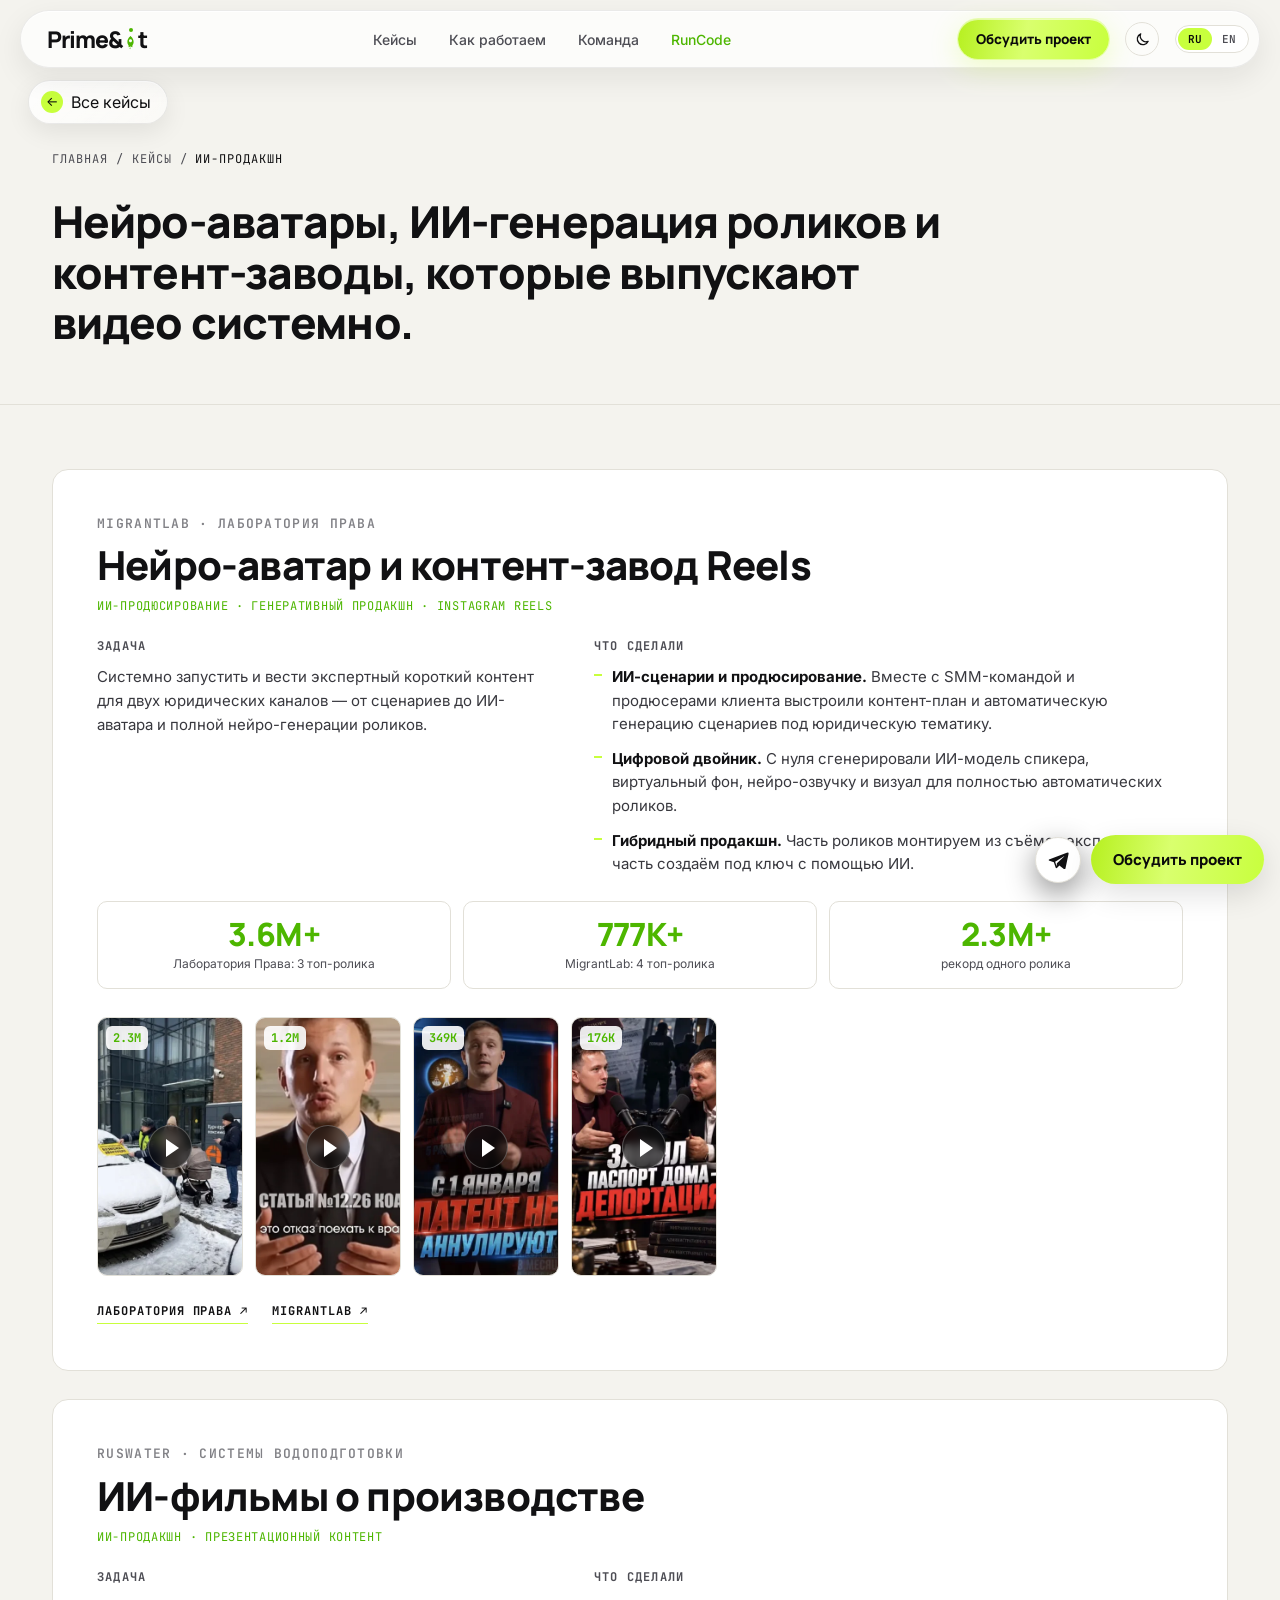
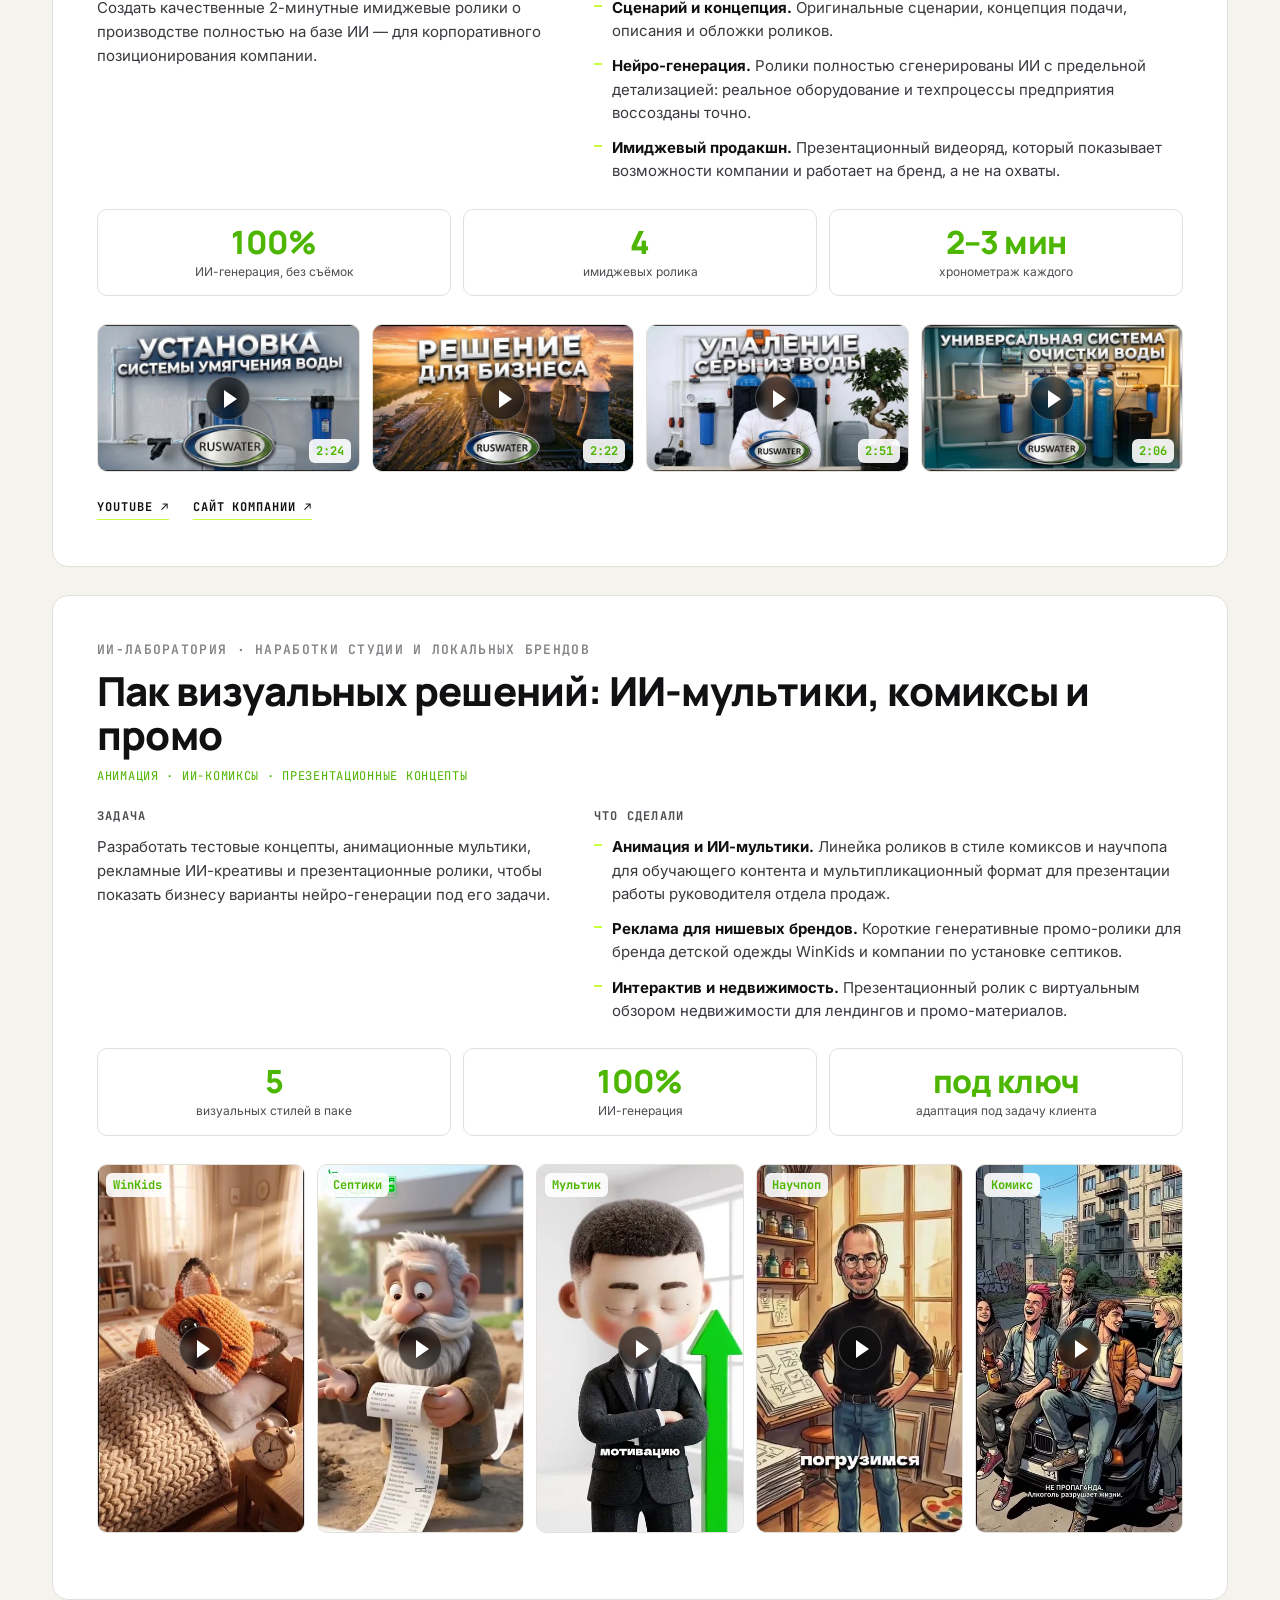
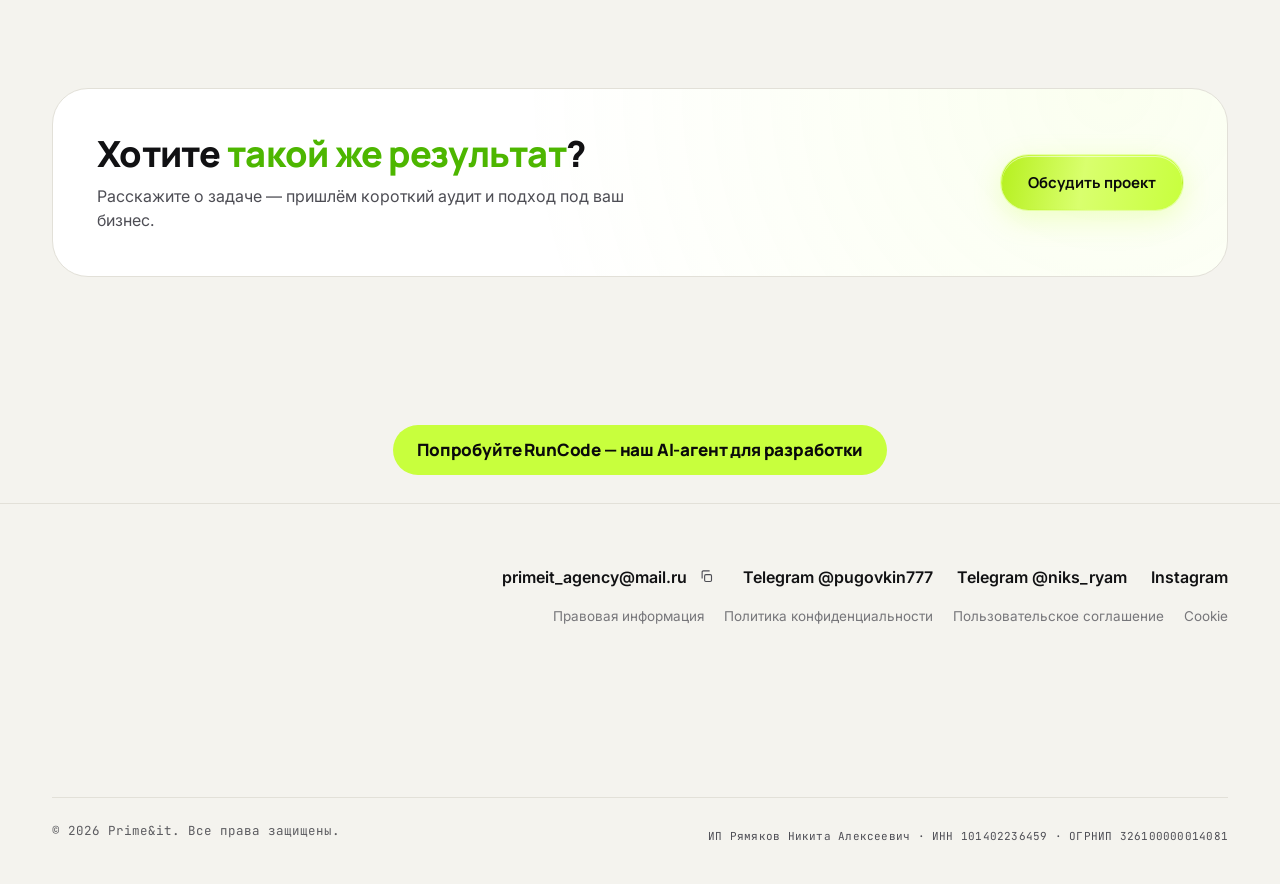
<file: ai.html>
<!DOCTYPE html>
<html lang="ru">
<head>
<script>(function(){var t;try{t=localStorage.getItem('theme')}catch(e){}if(t!=='light'&&t!=='dark'){t=window.matchMedia&&matchMedia('(prefers-color-scheme: light)').matches?'light':'dark'}document.documentElement.setAttribute('data-theme',t)})();</script>
<meta charset="UTF-8">
<meta name="viewport" content="width=device-width, initial-scale=1.0">
<title>ИИ-продакшн — кейсы Prime &amp; it</title>
<meta name="description" content="Нейро-аватары, ИИ-генерация роликов и контент-заводы, которые выпускают видео системно.">

<link rel="preconnect" href="https://fonts.googleapis.com">
<link rel="preconnect" href="https://fonts.gstatic.com" crossorigin>
<link href="https://fonts.googleapis.com/css2?family=Manrope:wght@500;700;800;900&family=Inter:wght@400;500;600&family=JetBrains+Mono:wght@400;500;600;700&display=swap" rel="stylesheet">


<link rel="stylesheet" href="assets/style.css">
</head>
<body>

<header>
  <nav>
    <a href="index.html" class="logo">Prime<span class="logo-amp">&amp;</span><span class="logo-rocket-container"><span class="logo-rocket-dot"></span><svg class="logo-rocket-icon" viewBox="0 0 24 24"><path d="M12 2.5C12 2.5 17 6 17 12C17 14.5 16 16.5 15 17.5L15 20.5L12 19L9 20.5L9 17.5C8 16.5 7 14.5 7 12C7 6 12 2.5 12 2.5ZM12 7.5C10.6 7.5 9.5 8.6 9.5 10C9.5 11.4 10.6 12.5 12 12.5C13.4 12.5 14.5 11.4 14.5 10C14.5 8.6 13.4 7.5 12 7.5Z"/><path d="M12 20.5L12 23.5L10 22L12 20.5Z" opacity="0.8"/></svg></span>t</a>
    
    <div class="nav-center" id="navCenter">
      <div class="nav-links">
        <a href="index.html#cases" data-i18n="nav-cases">Кейсы</a>
        <a href="index.html#process" data-i18n="nav-process">Как работаем</a>
        <a href="index.html#team" data-i18n="nav-team">Команда</a>
        <a href="store/index.html" class="nav-product">RunCode</a>
      </div>
    </div>

    <div class="nav-right">
      <a href="index.html#cta" class="btn-header" data-i18n="nav-btn-cta">Обсудить проект</a>
      <button class="theme-toggle" id="themeToggle" type="button" aria-label="Светлая / тёмная тема" title="Светлая / тёмная тема"><svg class="i-sun" viewBox="0 0 24 24" fill="none" stroke="currentColor" stroke-width="1.8" stroke-linecap="round"><circle cx="12" cy="12" r="4.2"/><path d="M12 2.5v2.2M12 19.3v2.2M2.5 12h2.2M19.3 12h2.2M5.3 5.3l1.6 1.6M17.1 17.1l1.6 1.6M5.3 18.7l1.6-1.6M17.1 6.9l1.6-1.6"/></svg><svg class="i-moon" viewBox="0 0 24 24" fill="none" stroke="currentColor" stroke-width="1.8" stroke-linejoin="round"><path d="M20 14.5A8 8 0 0 1 9.5 4a8 8 0 1 0 10.5 10.5z"/></svg></button>
      <div class="lang-switch">
        <button class="lang-btn active" id="btn-ru">RU</button>
        <button class="lang-btn" id="btn-en">EN</button>
      </div>
      <button class="menu-toggle" id="menuToggle" aria-label="Открыть меню">
        <span></span>
        <span></span>
        <span></span>
      </button>
    </div>
  </nav>
</header>

<main id="top">

  <section class="page-hero">
    <div class="wrap">
      <div class="crumbs" aria-label="breadcrumbs"><a href="index.html" data-i18n="g-home">Главная</a><span>/</span><a href="index.html#cases" data-i18n="nav-cases">Кейсы</a><span>/</span><span data-i18n="gn-ai">ИИ-продакшн</span></div>
      <h1 class="page-h1-lead" data-i18n="ai-50">Нейро-аватары, ИИ-генерация роликов и контент-заводы, которые выпускают видео системно.</h1>
      
    </div>
  </section>
  <a class="back-float" href="index.html#cases" aria-label="Назад к кейсам"><span class="back-float-ico" aria-hidden="true">←</span><span data-i18n="x-back">Все кейсы</span></a>

  <section class="case-list">
    <div class="wrap">
      <article class="case-card" id="migrantlab-labprava" data-reveal>
        <div class="case-card-head">
          <span class="case-client-tag" data-i18n="ai-1">MIGRANTLAB · ЛАБОРАТОРИЯ ПРАВА</span>
          <h2 class="case-card-title" data-i18n="ai-2">Нейро-аватар и контент-завод Reels</h2>
          <span class="case-card-dir" data-i18n="ai-3">ИИ-продюсирование · генеративный продакшн · Instagram Reels</span>
        </div>
        <div class="case-card-cols">
          <div class="case-card-col">
            <h4 data-i18n="ai-4">Задача</h4>
            <p data-i18n="ai-5">Системно запустить и вести экспертный короткий контент для двух юридических каналов — от сценариев до ИИ-аватара и полной нейро-генерации роликов.</p>
          </div>
          <div class="case-card-col">
            <h4 data-i18n="ai-6">Что сделали</h4>
            <ul class="case-did">
              <li><b data-i18n="ai-7">ИИ-сценарии и продюсирование.</b> <span data-i18n="ai-8">Вместе с SMM-командой и продюсерами клиента выстроили контент-план и автоматическую генерацию сценариев под юридическую тематику.</span></li>
              <li><b data-i18n="ai-9">Цифровой двойник.</b> <span data-i18n="ai-10">С нуля сгенерировали ИИ-модель спикера, виртуальный фон, нейро-озвучку и визуал для полностью автоматических роликов.</span></li>
              <li><b data-i18n="ai-11">Гибридный продакшн.</b> <span data-i18n="ai-12">Часть роликов монтируем из съёмок эксперта, часть создаём под ключ с помощью ИИ.</span></li>
            </ul>
          </div>
        </div>
        <div class="case-metrics case-metrics--page">
          <div class="case-metric"><span class="case-metric-num">3.6M+</span><span class="case-metric-label" data-i18n="ai-13">Лаборатория Права: 3 топ-ролика</span></div>
          <div class="case-metric"><span class="case-metric-num">777K+</span><span class="case-metric-label" data-i18n="ai-14">MigrantLab: 4 топ-ролика</span></div>
          <div class="case-metric"><span class="case-metric-num">2.3M+</span><span class="case-metric-label" data-i18n="ai-15">рекорд одного ролика</span></div>
        </div>
        <div class="case-shots case-shots--v case-shots--23">
          <a class="case-shot js-video" href="https://www.instagram.com/reel/DSwLHqqjA6A/" data-ig="DSwLHqqjA6A" data-vertical target="_blank" rel="noopener"><img src="img/lp-1.webp" alt="Reels Лаборатории Права" loading="lazy"><span class="case-shot-views">2.3M</span><span class="case-play" aria-hidden="true"></span></a>
          <a class="case-shot js-video" href="https://www.instagram.com/reel/DbJJVt7NXhC/" data-ig="DbJJVt7NXhC" data-vertical target="_blank" rel="noopener"><img src="img/lp-2.webp" alt="Reels Лаборатории Права" loading="lazy"><span class="case-shot-views">1.2M</span><span class="case-play" aria-hidden="true"></span></a>
          <a class="case-shot js-video" href="https://www.instagram.com/reel/DfFSKp8DtCh/" data-ig="DfFSKp8DtCh" data-vertical target="_blank" rel="noopener"><img src="img/ai-1.webp" alt="Reels MigrantLab" loading="lazy"><span class="case-shot-views">349K</span><span class="case-play" aria-hidden="true"></span></a>
          <a class="case-shot js-video" href="https://www.instagram.com/reel/DfKbfK3AWu_/" data-ig="DfKbfK3AWu_" data-vertical target="_blank" rel="noopener"><img src="img/ai-2.webp" alt="Reels MigrantLab" loading="lazy"><span class="case-shot-views">176K</span><span class="case-play" aria-hidden="true"></span></a>
        </div>
        <div class="case-links case-links--left">
          <a class="case-link" href="https://www.instagram.com/labprava/reels/" target="_blank" rel="noopener"><span data-i18n="ai-16">Лаборатория Права ↗</span></a>
          <a class="case-link" href="https://www.instagram.com/migrantlab" target="_blank" rel="noopener">MigrantLab ↗</a>
        </div>
      </article>

      <article class="case-card" id="ruswater" data-reveal>
        <div class="case-card-head">
          <span class="case-client-tag" data-i18n="ai-17">RUSWATER · СИСТЕМЫ ВОДОПОДГОТОВКИ</span>
          <h2 class="case-card-title" data-i18n="ai-18">ИИ-фильмы о производстве</h2>
          <span class="case-card-dir" data-i18n="ai-19">ИИ-продакшн · презентационный контент</span>
        </div>
        <div class="case-card-cols">
          <div class="case-card-col">
            <h4 data-i18n="ai-20">Задача</h4>
            <p data-i18n="ai-21">Создать качественные 2-минутные имиджевые ролики о производстве полностью на базе ИИ — для корпоративного позиционирования компании.</p>
          </div>
          <div class="case-card-col">
            <h4 data-i18n="ai-22">Что сделали</h4>
            <ul class="case-did">
              <li><b data-i18n="ai-23">Сценарий и концепция.</b> <span data-i18n="ai-24">Оригинальные сценарии, концепция подачи, описания и обложки роликов.</span></li>
              <li><b data-i18n="ai-25">Нейро-генерация.</b> <span data-i18n="ai-26">Ролики полностью сгенерированы ИИ с предельной детализацией: реальное оборудование и техпроцессы предприятия воссозданы точно.</span></li>
              <li><b data-i18n="ai-27">Имиджевый продакшн.</b> <span data-i18n="ai-28">Презентационный видеоряд, который показывает возможности компании и работает на бренд, а не на охваты.</span></li>
            </ul>
          </div>
        </div>
        <div class="case-metrics case-metrics--page">
          <div class="case-metric"><span class="case-metric-num">100%</span><span class="case-metric-label" data-i18n="ai-29">ИИ-генерация, без съёмок</span></div>
          <div class="case-metric"><span class="case-metric-num">4</span><span class="case-metric-label" data-i18n="ai-30">имиджевых ролика</span></div>
          <div class="case-metric"><span class="case-metric-num" data-i18n="ai-31">2–3 мин</span><span class="case-metric-label" data-i18n="ai-32">хронометраж каждого</span></div>
        </div>
        <div class="case-shots case-shots--h case-shots--4">
          <a class="case-shot js-video" href="https://www.youtube.com/watch?v=SF4CW-91q_w" data-yt="SF4CW-91q_w" target="_blank" rel="noopener"><img src="img/rw-1.webp" alt="ИИ-ролик RusWater: установка системы умягчения воды" loading="lazy"><span class="case-shot-views">2:24</span><span class="case-play" aria-hidden="true"></span></a>
          <a class="case-shot js-video" href="https://www.youtube.com/watch?v=hoBn4UVeqNs" data-yt="hoBn4UVeqNs" target="_blank" rel="noopener"><img src="img/rw-2.webp" alt="ИИ-ролик RusWater: решение для бизнеса" loading="lazy"><span class="case-shot-views">2:22</span><span class="case-play" aria-hidden="true"></span></a>
          <a class="case-shot js-video" href="https://www.youtube.com/watch?v=KN-3OeSWJgI" data-yt="KN-3OeSWJgI" target="_blank" rel="noopener"><img src="img/rw-3.webp" alt="ИИ-ролик RusWater: удаление серы из воды" loading="lazy"><span class="case-shot-views">2:51</span><span class="case-play" aria-hidden="true"></span></a>
          <a class="case-shot js-video" href="https://www.youtube.com/watch?v=8nhmBlkicpI" data-yt="8nhmBlkicpI" target="_blank" rel="noopener"><img src="img/rw-4.webp" alt="ИИ-ролик RusWater: универсальная система очистки" loading="lazy"><span class="case-shot-views">2:06</span><span class="case-play" aria-hidden="true"></span></a>
        </div>
        <div class="case-links case-links--left">
          <a class="case-link" href="https://www.youtube.com/@Ruswater/videos" target="_blank" rel="noopener">YouTube ↗</a>
          <a class="case-link" href="https://ruswater.com/" target="_blank" rel="noopener"><span data-i18n="ai-33">Сайт компании ↗</span></a>
        </div>
      </article>

      <article class="case-card" id="ai-lab" data-reveal>
        <div class="case-card-head">
          <span class="case-client-tag" data-i18n="ai-34">ИИ-ЛАБОРАТОРИЯ · НАРАБОТКИ СТУДИИ И ЛОКАЛЬНЫХ БРЕНДОВ</span>
          <h2 class="case-card-title" data-i18n="ai-35">Пак визуальных решений: ИИ-мультики, комиксы и промо</h2>
          <span class="case-card-dir" data-i18n="ai-36">Анимация · ИИ-комиксы · презентационные концепты</span>
        </div>
        <div class="case-card-cols">
          <div class="case-card-col">
            <h4 data-i18n="ai-37">Задача</h4>
            <p data-i18n="ai-38">Разработать тестовые концепты, анимационные мультики, рекламные ИИ-креативы и презентационные ролики, чтобы показать бизнесу варианты нейро-генерации под его задачи.</p>
          </div>
          <div class="case-card-col">
            <h4 data-i18n="ai-39">Что сделали</h4>
            <ul class="case-did">
              <li><b data-i18n="ai-40">Анимация и ИИ-мультики.</b> <span data-i18n="ai-41">Линейка роликов в стиле комиксов и научпопа для обучающего контента и мультипликационный формат для презентации работы руководителя отдела продаж.</span></li>
              <li><b data-i18n="ai-42">Реклама для нишевых брендов.</b> <span data-i18n="ai-43">Короткие генеративные промо-ролики для бренда детской одежды WinKids и компании по установке септиков.</span></li>
              <li><b data-i18n="ai-44">Интерактив и недвижимость.</b> <span data-i18n="ai-45">Презентационный ролик с виртуальным обзором недвижимости для лендингов и промо-материалов.</span></li>
            </ul>
          </div>
        </div>
        <div class="case-metrics case-metrics--page">
          <div class="case-metric"><span class="case-metric-num">5</span><span class="case-metric-label" data-i18n="ai-46">визуальных стилей в паке</span></div>
          <div class="case-metric"><span class="case-metric-num">100%</span><span class="case-metric-label" data-i18n="ai-47">ИИ-генерация</span></div>
          <div class="case-metric"><span class="case-metric-num" data-i18n="ai-48">под ключ</span><span class="case-metric-label" data-i18n="ai-49">адаптация под задачу клиента</span></div>
        </div>
        <div class="case-shots case-shots--v case-shots--5">
          <a class="case-shot js-video" href="video/ai-winkids.mp4" data-mp4="video/ai-winkids.mp4" data-vertical target="_blank" rel="noopener"><img src="img/ai-winkids.webp" alt="ИИ-ролик для бренда WinKids" loading="lazy"><span class="case-shot-views">WinKids</span><span class="case-play" aria-hidden="true"></span></a>
          <a class="case-shot js-video" href="video/ai-septic.mp4" data-mp4="video/ai-septic.mp4" data-vertical target="_blank" rel="noopener"><img src="img/ai-septic.webp" alt="ИИ-промо для компании по установке септиков" loading="lazy"><span class="case-shot-views">Септики</span><span class="case-play" aria-hidden="true"></span></a>
          <a class="case-shot js-video" href="video/ai-rop.mp4" data-mp4="video/ai-rop.mp4" data-vertical target="_blank" rel="noopener"><img src="img/ai-rop.webp" alt="ИИ-мультик про руководителя отдела продаж" loading="lazy"><span class="case-shot-views">Мультик</span><span class="case-play" aria-hidden="true"></span></a>
          <a class="case-shot js-video" href="video/ai-jobs.mp4" data-mp4="video/ai-jobs.mp4" data-vertical target="_blank" rel="noopener"><img src="img/ai-jobs.webp" alt="Научпоп-комикс, ИИ-анимация" loading="lazy"><span class="case-shot-views">Научпоп</span><span class="case-play" aria-hidden="true"></span></a>
          <a class="case-shot js-video" href="video/ai-comic.mp4" data-mp4="video/ai-comic.mp4" data-vertical target="_blank" rel="noopener"><img src="img/ai-comic.webp" alt="ИИ-комикс" loading="lazy"><span class="case-shot-views">Комикс</span><span class="case-play" aria-hidden="true"></span></a>
        </div>
      </article>
    </div>
  </section>

  <section class="page-cta">
    <div class="wrap"><div class="page-cta-inner" data-reveal>
      <div>
        <h2 data-i18n="g-cta-title">Хотите <span class="highlight-accent">такой же результат</span>?</h2>
        <p data-i18n="g-cta-desc">Расскажите о задаче — пришлём короткий аудит и подход под ваш бизнес.</p>
      </div>
      <button class="btn btn-solid" data-lead data-i18n="nav-btn-cta">Обсудить проект</button>
    </div></div>
  </section>

</main>

<a class="lime-strip" href="store/index.html"><span data-i18n="strip-rc">Попробуйте RunCode — наш AI-агент для разработки</span></a>
<footer>
  <div class="wrap">
    <div class="foot-container">
      <!-- Первая строка: Почта, Telegram, Instagram -->
      <div class="foot-row">
        <div class="foot-links-primary">
          <span class="mail-wrap"><a href="mailto:primeit_agency@mail.ru">primeit_agency@mail.ru</a><button class="copy-mail" data-copy="primeit_agency@mail.ru" aria-label="Скопировать почту" title="Скопировать"><svg viewBox="0 0 24 24" fill="none" stroke="currentColor" stroke-width="1.8"><rect x="9" y="9" width="11" height="11" rx="2"/><path d="M5 15V5a2 2 0 0 1 2-2h10"/></svg></button></span>
          <a href="https://t.me/pugovkin777" target="_blank" rel="noopener" class="foot-tg">Telegram @pugovkin777</a>
          <a href="https://t.me/niks_ryam" target="_blank" rel="noopener" class="foot-tg">Telegram @niks_ryam</a>
          <a href="https://www.instagram.com/pugovkinn777/" target="_blank" rel="noopener">Instagram</a>
        </div>
      </div>

      <!-- Вторая строка: Cookie Policy, Terms, Privacy -->
      <div class="foot-row">
        <div class="foot-links-secondary">
          <a href="legal.html" data-i18n="foot-legal">Правовая информация</a>
          <a href="privacy.html" data-i18n="foot-privacy">Политика конфиденциальности</a>
          <a href="terms.html" data-i18n="foot-terms">Пользовательское соглашение</a>
          <a href="cookies.html" data-i18n="foot-cookie">Cookie</a>
        </div>
      </div>
    </div>

    <!-- Большой анимированный логотип (идеально по центру) -->
    <div class="footer-gigantic-logo-wrap">
      <div class="footer-gigantic-logo" id="footerLogo">
        <span class="f-letter">P</span><span class="f-letter">R</span><span class="f-letter">I</span><span class="f-letter">M</span><span class="f-letter">E</span><span class="f-letter">&amp;</span><span class="f-letter">I</span><span class="f-letter">T</span>
      </div>
    </div>

    <div class="foot-bottom">
      <span data-i18n="foot-copy">© 2026 Prime&amp;it. Все права защищены.</span>
      <span class="foot-req">ИП Рямяков Никита Алексеевич · ИНН 101402236459 · ОГРНИП 326100000014081</span>
    </div>
  </div>
</footer>

<div class="float-cta" id="floatCta"><a class="float-tg" href="https://t.me/pugovkin777" target="_blank" rel="noopener" aria-label="Telegram"><svg viewBox="0 0 24 24" fill="currentColor"><path d="M21.6 4.1 2.9 11.3c-1.3.5-1.3 1.2-.2 1.6l4.8 1.5 1.8 5.6c.2.6.1.9.8.9.5 0 .7-.2 1-.5l2.4-2.3 4.9 3.6c.9.5 1.6.2 1.8-.8l3.3-15.4c.3-1.3-.5-1.9-1.4-1.4ZM8.9 14l9.3-5.9c.5-.3.9-.1.5.2l-7.9 7.2-.3 3.3L8.9 14Z"/></svg></a><button class="float-btn" data-lead data-i18n="float-cta">Обсудить проект</button></div>

<div class="lead-modal" id="leadModal" role="dialog" aria-modal="true" aria-labelledby="leadTitle">
  <div class="lead-box">
    <button class="lead-x" data-lead-close aria-label="Закрыть">×</button>
    <h3 id="leadTitle" data-i18n="lead-title">Обсудим ваш проект</h3>
    <p class="lead-sub" data-i18n="lead-sub">Пришлём короткий аудит и подход под вашу задачу.</p>
    <form class="lead-form" data-lead-form novalidate>
      <input type="text" name="website" class="hp" tabindex="-1" autocomplete="off" aria-hidden="true">
      <input type="text" name="name" required data-ph="lead-name" placeholder="Имя">
      <input type="text" name="contact" required data-ph="lead-contact" placeholder="Телефон или Telegram">
      <p class="lead-label" data-i18n="lead-dirs">Какие направления нужны?</p>
      <div class="chips"><label class="chip"><input type="checkbox" name="dirs" value="Продакшн и медиа"><span data-i18n="dir-production">Продакшн и медиа</span></label><label class="chip"><input type="checkbox" name="dirs" value="ИИ-продакшн"><span data-i18n="dir-ai">ИИ-продакшн</span></label><label class="chip"><input type="checkbox" name="dirs" value="Сайты и IT"><span data-i18n="dir-web">Сайты и IT</span></label><label class="chip"><input type="checkbox" name="dirs" value="Автоматизация и AI-боты"><span data-i18n="dir-automation">Автоматизация и AI-боты</span></label></div>
      <textarea name="task" rows="3" data-ph="lead-task" placeholder="Расскажите о задаче"></textarea>
      <label class="consent"><input type="checkbox" name="consent" required><span data-i18n="lead-consent">Я даю <a href="consent.html" target="_blank">согласие на обработку персональных данных</a> и принимаю <a href="privacy.html" target="_blank">Политику конфиденциальности</a></span></label>
      <button type="submit" class="btn btn-solid" data-i18n="lead-send">Отправить заявку</button>
      <div class="lead-done" hidden><p data-i18n="lead-done">Откроется почтовое приложение с готовым письмом — отправьте его, и мы свяжемся с вами.</p><p><span data-i18n="lead-done-alt">Если письмо не открылось, напишите нам на</span> <a href="mailto:primeit_agency@mail.ru">primeit_agency@mail.ru</a></p></div>
    </form>
  </div>
</div>
<div class="toast" id="toast" role="status"></div>
<script>
  window.PAGE_I18N = {"ru": {"ai-1": "MIGRANTLAB · ЛАБОРАТОРИЯ ПРАВА", "ai-2": "Нейро-аватар и контент-завод Reels", "ai-3": "ИИ-продюсирование · генеративный продакшн · Instagram Reels", "ai-4": "Задача", "ai-5": "Системно запустить и вести экспертный короткий контент для двух юридических каналов — от сценариев до ИИ-аватара и полной нейро-генерации роликов.", "ai-6": "Что сделали", "ai-7": "ИИ-сценарии и продюсирование.", "ai-8": "Вместе с SMM-командой и продюсерами клиента выстроили контент-план и автоматическую генерацию сценариев под юридическую тематику.", "ai-9": "Цифровой двойник.", "ai-10": "С нуля сгенерировали ИИ-модель спикера, виртуальный фон, нейро-озвучку и визуал для полностью автоматических роликов.", "ai-11": "Гибридный продакшн.", "ai-12": "Часть роликов монтируем из съёмок эксперта, часть создаём под ключ с помощью ИИ.", "ai-13": "Лаборатория Права: 3 топ-ролика", "ai-14": "MigrantLab: 4 топ-ролика", "ai-15": "рекорд одного ролика", "ai-16": "Лаборатория Права ↗", "ai-17": "RUSWATER · СИСТЕМЫ ВОДОПОДГОТОВКИ", "ai-18": "ИИ-фильмы о производстве", "ai-19": "ИИ-продакшн · презентационный контент", "ai-20": "Задача", "ai-21": "Создать качественные 2-минутные имиджевые ролики о производстве полностью на базе ИИ — для корпоративного позиционирования компании.", "ai-22": "Что сделали", "ai-23": "Сценарий и концепция.", "ai-24": "Оригинальные сценарии, концепция подачи, описания и обложки роликов.", "ai-25": "Нейро-генерация.", "ai-26": "Ролики полностью сгенерированы ИИ с предельной детализацией: реальное оборудование и техпроцессы предприятия воссозданы точно.", "ai-27": "Имиджевый продакшн.", "ai-28": "Презентационный видеоряд, который показывает возможности компании и работает на бренд, а не на охваты.", "ai-29": "ИИ-генерация, без съёмок", "ai-30": "имиджевых ролика", "ai-31": "2–3 мин", "ai-32": "хронометраж каждого", "ai-33": "Сайт компании ↗", "ai-34": "ИИ-ЛАБОРАТОРИЯ · НАРАБОТКИ СТУДИИ И ЛОКАЛЬНЫХ БРЕНДОВ", "ai-35": "Пак визуальных решений: ИИ-мультики, комиксы и промо", "ai-36": "Анимация · ИИ-комиксы · презентационные концепты", "ai-37": "Задача", "ai-38": "Разработать тестовые концепты, анимационные мультики, рекламные ИИ-креативы и презентационные ролики, чтобы показать бизнесу варианты нейро-генерации под его задачи.", "ai-39": "Что сделали", "ai-40": "Анимация и ИИ-мультики.", "ai-41": "Линейка роликов в стиле комиксов и научпопа для обучающего контента и мультипликационный формат для презентации работы руководителя отдела продаж.", "ai-42": "Реклама для нишевых брендов.", "ai-43": "Короткие генеративные промо-ролики для бренда детской одежды WinKids и компании по установке септиков.", "ai-44": "Интерактив и недвижимость.", "ai-45": "Презентационный ролик с виртуальным обзором недвижимости для лендингов и промо-материалов.", "ai-46": "визуальных стилей в паке", "ai-47": "ИИ-генерация", "ai-48": "под ключ", "ai-49": "адаптация под задачу клиента", "ai-50": "Нейро-аватары, ИИ-генерация роликов и контент-заводы, которые выпускают видео системно.", "gn-production": "Продакшн и медиа", "gn-ai": "ИИ-продакшн", "gn-web": "Сайты и IT"}, "en": {"ai-1": "MIGRANTLAB · LAW LAB", "ai-2": "AI avatar and a Reels content factory", "ai-3": "AI producing · generative production · Instagram Reels", "ai-4": "Task", "ai-5": "Launch and run expert short-form content for two legal channels — from scripts to an AI avatar and fully AI-generated videos.", "ai-6": "What we did", "ai-7": "AI scripts and producing.", "ai-8": "Together with the client's SMM team and producers we built the content plan and automated script generation for legal topics.", "ai-9": "Digital twin.", "ai-10": "Generated an AI model of the speaker from scratch, plus a virtual set, neural voice-over and visuals for fully automated videos.", "ai-11": "Hybrid production.", "ai-12": "Some videos are edited from the expert's footage, others are made end to end with AI.", "ai-13": "Law Lab: top 3 Reels", "ai-14": "MigrantLab: top 4 Reels", "ai-15": "single-video record", "ai-16": "Law Lab ↗", "ai-17": "RUSWATER · WATER TREATMENT SYSTEMS", "ai-18": "AI films about manufacturing", "ai-19": "AI production · brand presentation content", "ai-20": "Task", "ai-21": "Create high-quality 2-minute brand films about the company's production, fully AI-based, for corporate positioning.", "ai-22": "What we did", "ai-23": "Script and concept.", "ai-24": "Original scripts, the concept, descriptions and video covers.", "ai-25": "AI generation.", "ai-26": "Videos are fully AI-generated with extreme detail: the company's real equipment and processes are recreated precisely.", "ai-27": "Brand production.", "ai-28": "Presentation footage that shows what the company can do and builds the brand rather than chasing reach.", "ai-29": "AI-generated, no filming", "ai-30": "brand films", "ai-31": "2–3 min", "ai-32": "runtime each", "ai-33": "Company website ↗", "ai-34": "AI LAB · STUDIO WORK AND LOCAL BRANDS", "ai-35": "A pack of visual solutions: AI cartoons, comics and promos", "ai-36": "Animation · AI comics · presentation concepts", "ai-37": "Task", "ai-38": "Develop test concepts, animated cartoons, AI ad creatives and presentation videos to show businesses what neural generation can do for their tasks.", "ai-39": "What we did", "ai-40": "Animation and AI cartoons.", "ai-41": "A line of comic-style and pop-science videos for educational content, plus a cartoon format presenting the work of a head of sales.", "ai-42": "Ads for niche brands.", "ai-43": "Short generative promo videos for the WinKids kids' clothing brand and a septic installation company.", "ai-44": "Interactive and real estate.", "ai-45": "A presentation video with a virtual property tour for landing pages and promo materials.", "ai-46": "visual styles in the pack", "ai-47": "AI-generated", "ai-48": "turnkey", "ai-49": "adapted to the client's task", "ai-50": "AI avatars, AI-generated videos and content factories that ship video consistently.", "gn-production": "Production & Media", "gn-ai": "AI Production", "gn-web": "Web & IT"}};
</script>
<script src="assets/config.js"></script>
<script src="assets/app.js"></script>
</body>
</html>
</file>
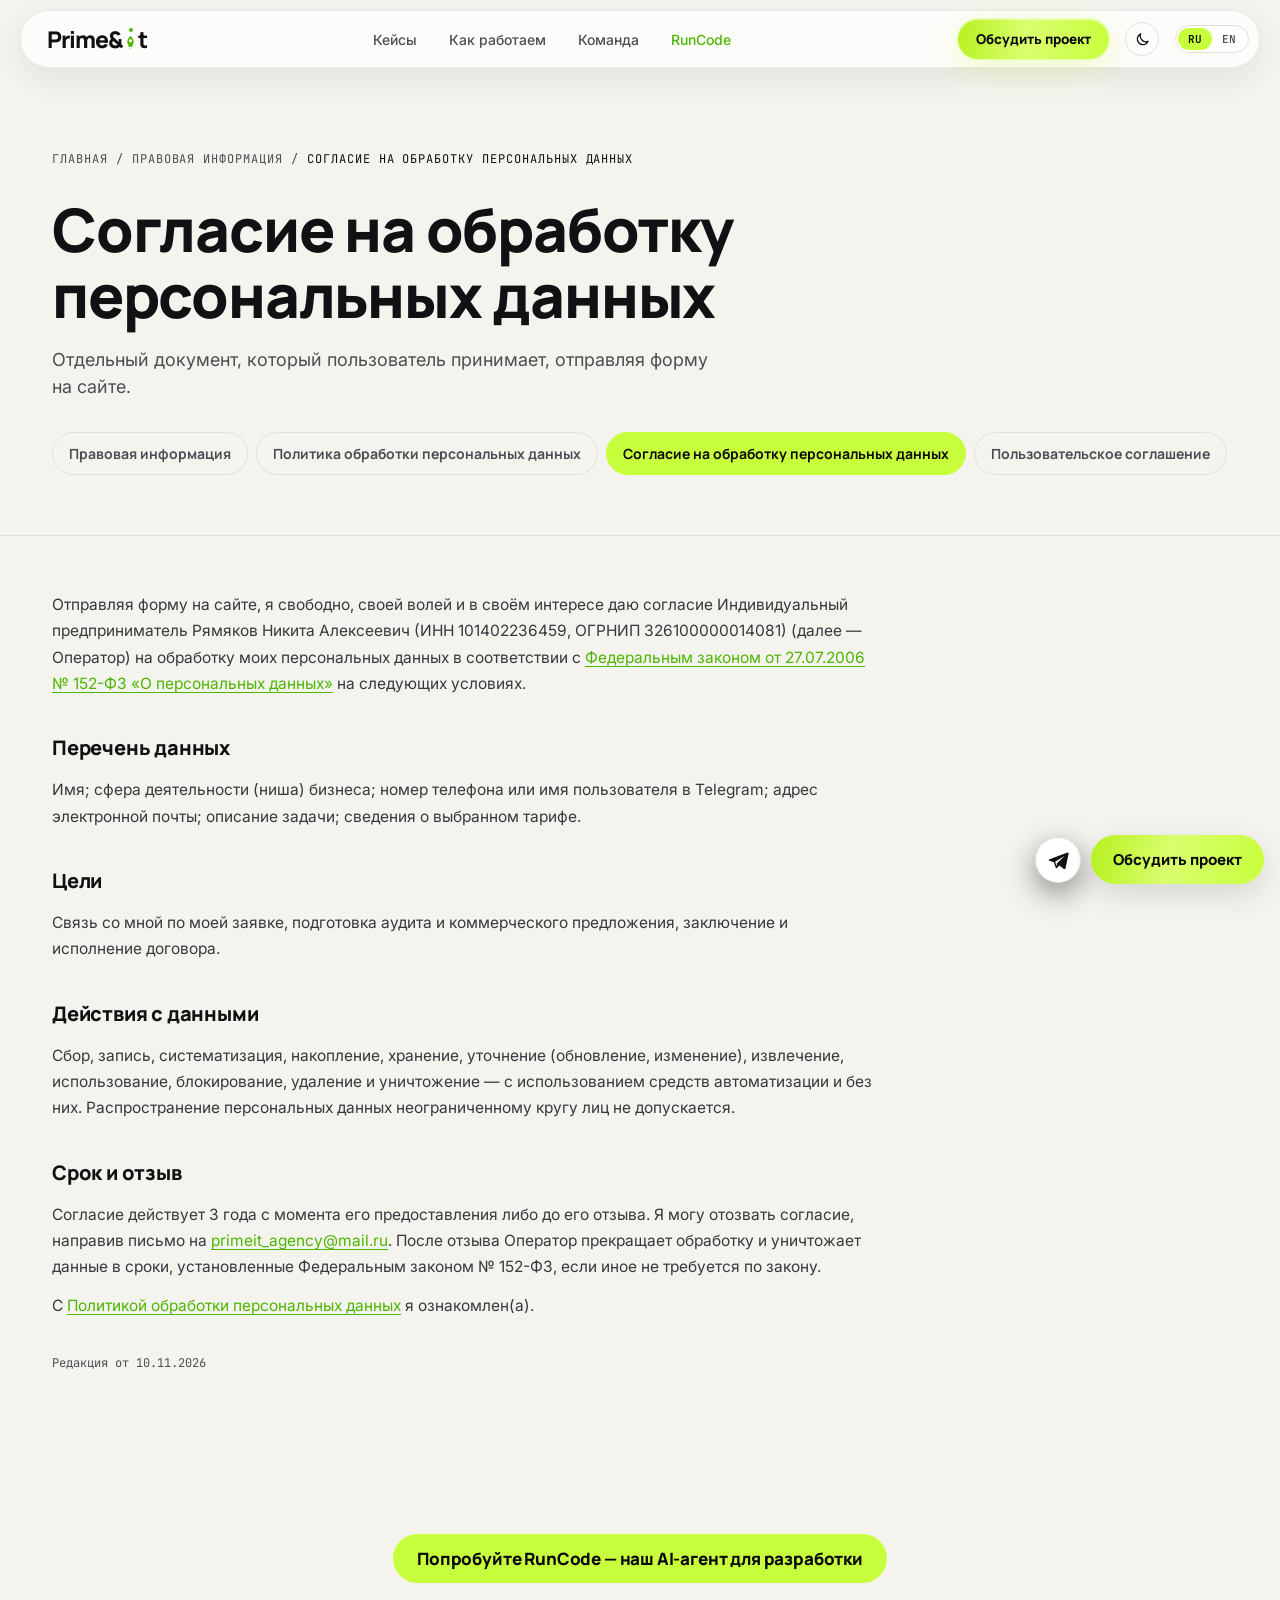
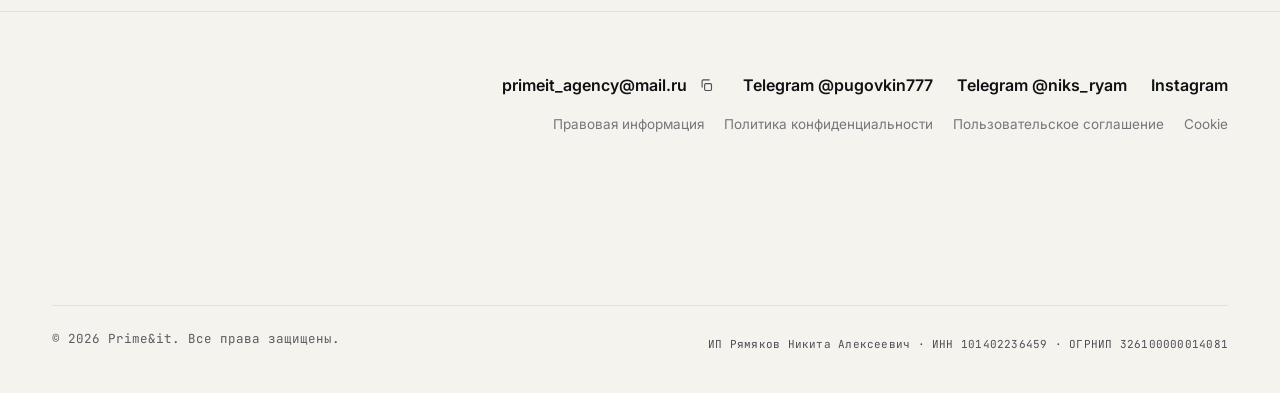
<file: consent.html>
<!DOCTYPE html>
<html lang="ru">
<head>
<script>(function(){var t;try{t=localStorage.getItem('theme')}catch(e){}if(t!=='light'&&t!=='dark'){t=window.matchMedia&&matchMedia('(prefers-color-scheme: light)').matches?'light':'dark'}document.documentElement.setAttribute('data-theme',t)})();</script>
<meta charset="UTF-8">
<meta name="viewport" content="width=device-width, initial-scale=1.0">
<title>Согласие на обработку персональных данных — Prime &amp; it</title>
<meta name="description" content="Отдельный документ, который пользователь принимает, отправляя форму на сайте.">

<link rel="preconnect" href="https://fonts.googleapis.com">
<link rel="preconnect" href="https://fonts.gstatic.com" crossorigin>
<link href="https://fonts.googleapis.com/css2?family=Manrope:wght@500;700;800;900&family=Inter:wght@400;500;600&family=JetBrains+Mono:wght@400;500;600;700&display=swap" rel="stylesheet">


<link rel="stylesheet" href="assets/style.css">
</head>
<body>

<header>
  <nav>
    <a href="index.html" class="logo">Prime<span class="logo-amp">&amp;</span><span class="logo-rocket-container"><span class="logo-rocket-dot"></span><svg class="logo-rocket-icon" viewBox="0 0 24 24"><path d="M12 2.5C12 2.5 17 6 17 12C17 14.5 16 16.5 15 17.5L15 20.5L12 19L9 20.5L9 17.5C8 16.5 7 14.5 7 12C7 6 12 2.5 12 2.5ZM12 7.5C10.6 7.5 9.5 8.6 9.5 10C9.5 11.4 10.6 12.5 12 12.5C13.4 12.5 14.5 11.4 14.5 10C14.5 8.6 13.4 7.5 12 7.5Z"/><path d="M12 20.5L12 23.5L10 22L12 20.5Z" opacity="0.8"/></svg></span>t</a>
    
    <div class="nav-center" id="navCenter">
      <div class="nav-links">
        <a href="index.html#cases" data-i18n="nav-cases">Кейсы</a>
        <a href="index.html#process" data-i18n="nav-process">Как работаем</a>
        <a href="index.html#team" data-i18n="nav-team">Команда</a>
        <a href="store/index.html" class="nav-product">RunCode</a>
      </div>
    </div>

    <div class="nav-right">
      <a href="index.html#cta" class="btn-header" data-i18n="nav-btn-cta">Обсудить проект</a>
      <button class="theme-toggle" id="themeToggle" type="button" aria-label="Светлая / тёмная тема" title="Светлая / тёмная тема"><svg class="i-sun" viewBox="0 0 24 24" fill="none" stroke="currentColor" stroke-width="1.8" stroke-linecap="round"><circle cx="12" cy="12" r="4.2"/><path d="M12 2.5v2.2M12 19.3v2.2M2.5 12h2.2M19.3 12h2.2M5.3 5.3l1.6 1.6M17.1 17.1l1.6 1.6M5.3 18.7l1.6-1.6M17.1 6.9l1.6-1.6"/></svg><svg class="i-moon" viewBox="0 0 24 24" fill="none" stroke="currentColor" stroke-width="1.8" stroke-linejoin="round"><path d="M20 14.5A8 8 0 0 1 9.5 4a8 8 0 1 0 10.5 10.5z"/></svg></button>
      <div class="lang-switch">
        <button class="lang-btn active" id="btn-ru">RU</button>
        <button class="lang-btn" id="btn-en">EN</button>
      </div>
      <button class="menu-toggle" id="menuToggle" aria-label="Открыть меню">
        <span></span>
        <span></span>
        <span></span>
      </button>
    </div>
  </nav>
</header>

<main id="top">
  <section class="page-hero">
    <div class="wrap">
      <div class="crumbs"><a href="index.html" data-i18n="g-home">Главная</a><span>/</span><a href="legal.html" data-i18n="foot-legal">Правовая информация</a><span>/</span><span>Согласие на обработку персональных данных</span></div>
      <h1 class="legal-h1">Согласие на обработку персональных данных</h1>
      <p class="page-lead">Отдельный документ, который пользователь принимает, отправляя форму на сайте.</p>
      <p class="legal-lang" data-i18n="legal-lang"></p>
      <div class="genre-tabs"><a class="genre-tab" href="legal.html">Правовая информация</a><a class="genre-tab" href="privacy.html">Политика обработки персональных данных</a><a class="genre-tab active" href="consent.html">Согласие на обработку персональных данных</a><a class="genre-tab" href="terms.html">Пользовательское соглашение</a><a class="genre-tab" href="cookies.html">Политика использования cookie и локального хранилища</a></div>
    </div>
  </section>
  <section class="legal">
    <div class="wrap"><article class="legal-doc">
<p>Отправляя форму на сайте, я свободно, своей волей и в своём интересе даю согласие Индивидуальный предприниматель Рямяков Никита Алексеевич (ИНН 101402236459, ОГРНИП 326100000014081) (далее — Оператор) на обработку моих персональных данных в соответствии с <a href="https://www.consultant.ru/document/cons_doc_LAW_61801/" target="_blank" rel="noopener">Федеральным законом от 27.07.2006 № 152-ФЗ «О персональных данных»</a> на следующих условиях.</p>

<h2>Перечень данных</h2>
<p>Имя; сфера деятельности (ниша) бизнеса; номер телефона или имя пользователя в Telegram; адрес электронной почты; описание задачи; сведения о выбранном тарифе.</p>

<h2>Цели</h2>
<p>Связь со мной по моей заявке, подготовка аудита и коммерческого предложения, заключение и исполнение договора.</p>

<h2>Действия с данными</h2>
<p>Сбор, запись, систематизация, накопление, хранение, уточнение (обновление, изменение), извлечение, использование, блокирование, удаление и уничтожение — с использованием средств автоматизации и без них. Распространение персональных данных неограниченному кругу лиц не допускается.</p>

<h2>Срок и отзыв</h2>
<p>Согласие действует 3 года с момента его предоставления либо до его отзыва. Я могу отозвать согласие, направив письмо на <a href="mailto:primeit_agency@mail.ru">primeit_agency@mail.ru</a>. После отзыва Оператор прекращает обработку и уничтожает данные в сроки, установленные Федеральным законом № 152-ФЗ, если иное не требуется по закону.</p>

<p>С <a href="privacy.html">Политикой обработки персональных данных</a> я ознакомлен(а).</p>

<p class="legal-date">Редакция от 10.11.2026</p></article></div>
  </section>
</main>

<a class="lime-strip" href="store/index.html"><span data-i18n="strip-rc">Попробуйте RunCode — наш AI-агент для разработки</span></a>
<footer>
  <div class="wrap">
    <div class="foot-container">
      <!-- Первая строка: Почта, Telegram, Instagram -->
      <div class="foot-row">
        <div class="foot-links-primary">
          <span class="mail-wrap"><a href="mailto:primeit_agency@mail.ru">primeit_agency@mail.ru</a><button class="copy-mail" data-copy="primeit_agency@mail.ru" aria-label="Скопировать почту" title="Скопировать"><svg viewBox="0 0 24 24" fill="none" stroke="currentColor" stroke-width="1.8"><rect x="9" y="9" width="11" height="11" rx="2"/><path d="M5 15V5a2 2 0 0 1 2-2h10"/></svg></button></span>
          <a href="https://t.me/pugovkin777" target="_blank" rel="noopener" class="foot-tg">Telegram @pugovkin777</a>
          <a href="https://t.me/niks_ryam" target="_blank" rel="noopener" class="foot-tg">Telegram @niks_ryam</a>
          <a href="https://www.instagram.com/pugovkinn777/" target="_blank" rel="noopener">Instagram</a>
        </div>
      </div>

      <!-- Вторая строка: Cookie Policy, Terms, Privacy -->
      <div class="foot-row">
        <div class="foot-links-secondary">
          <a href="legal.html" data-i18n="foot-legal">Правовая информация</a>
          <a href="privacy.html" data-i18n="foot-privacy">Политика конфиденциальности</a>
          <a href="terms.html" data-i18n="foot-terms">Пользовательское соглашение</a>
          <a href="cookies.html" data-i18n="foot-cookie">Cookie</a>
        </div>
      </div>
    </div>

    <!-- Большой анимированный логотип (идеально по центру) -->
    <div class="footer-gigantic-logo-wrap">
      <div class="footer-gigantic-logo" id="footerLogo">
        <span class="f-letter">P</span><span class="f-letter">R</span><span class="f-letter">I</span><span class="f-letter">M</span><span class="f-letter">E</span><span class="f-letter">&amp;</span><span class="f-letter">I</span><span class="f-letter">T</span>
      </div>
    </div>

    <div class="foot-bottom">
      <span data-i18n="foot-copy">© 2026 Prime&amp;it. Все права защищены.</span>
      <span class="foot-req">ИП Рямяков Никита Алексеевич · ИНН 101402236459 · ОГРНИП 326100000014081</span>
    </div>
  </div>
</footer>

<div class="float-cta" id="floatCta"><a class="float-tg" href="https://t.me/pugovkin777" target="_blank" rel="noopener" aria-label="Telegram"><svg viewBox="0 0 24 24" fill="currentColor"><path d="M21.6 4.1 2.9 11.3c-1.3.5-1.3 1.2-.2 1.6l4.8 1.5 1.8 5.6c.2.6.1.9.8.9.5 0 .7-.2 1-.5l2.4-2.3 4.9 3.6c.9.5 1.6.2 1.8-.8l3.3-15.4c.3-1.3-.5-1.9-1.4-1.4ZM8.9 14l9.3-5.9c.5-.3.9-.1.5.2l-7.9 7.2-.3 3.3L8.9 14Z"/></svg></a><button class="float-btn" data-lead data-i18n="float-cta">Обсудить проект</button></div>

<div class="lead-modal" id="leadModal" role="dialog" aria-modal="true" aria-labelledby="leadTitle">
  <div class="lead-box">
    <button class="lead-x" data-lead-close aria-label="Закрыть">×</button>
    <h3 id="leadTitle" data-i18n="lead-title">Обсудим ваш проект</h3>
    <p class="lead-sub" data-i18n="lead-sub">Пришлём короткий аудит и подход под вашу задачу.</p>
    <form class="lead-form" data-lead-form novalidate>
      <input type="text" name="website" class="hp" tabindex="-1" autocomplete="off" aria-hidden="true">
      <input type="text" name="name" required data-ph="lead-name" placeholder="Имя">
      <input type="text" name="contact" required data-ph="lead-contact" placeholder="Телефон или Telegram">
      <p class="lead-label" data-i18n="lead-dirs">Какие направления нужны?</p>
      <div class="chips"><label class="chip"><input type="checkbox" name="dirs" value="Продакшн и медиа"><span data-i18n="dir-production">Продакшн и медиа</span></label><label class="chip"><input type="checkbox" name="dirs" value="ИИ-продакшн"><span data-i18n="dir-ai">ИИ-продакшн</span></label><label class="chip"><input type="checkbox" name="dirs" value="Сайты и IT"><span data-i18n="dir-web">Сайты и IT</span></label><label class="chip"><input type="checkbox" name="dirs" value="Автоматизация и AI-боты"><span data-i18n="dir-automation">Автоматизация и AI-боты</span></label></div>
      <textarea name="task" rows="3" data-ph="lead-task" placeholder="Расскажите о задаче"></textarea>
      <label class="consent"><input type="checkbox" name="consent" required><span data-i18n="lead-consent">Я даю <a href="consent.html" target="_blank">согласие на обработку персональных данных</a> и принимаю <a href="privacy.html" target="_blank">Политику конфиденциальности</a></span></label>
      <button type="submit" class="btn btn-solid" data-i18n="lead-send">Отправить заявку</button>
      <div class="lead-done" hidden><p data-i18n="lead-done">Откроется почтовое приложение с готовым письмом — отправьте его, и мы свяжемся с вами.</p><p><span data-i18n="lead-done-alt">Если письмо не открылось, напишите нам на</span> <a href="mailto:primeit_agency@mail.ru">primeit_agency@mail.ru</a></p></div>
    </form>
  </div>
</div>
<div class="toast" id="toast" role="status"></div>
<script src="assets/config.js"></script>
<script src="assets/app.js"></script>
</body>
</html>
</file>
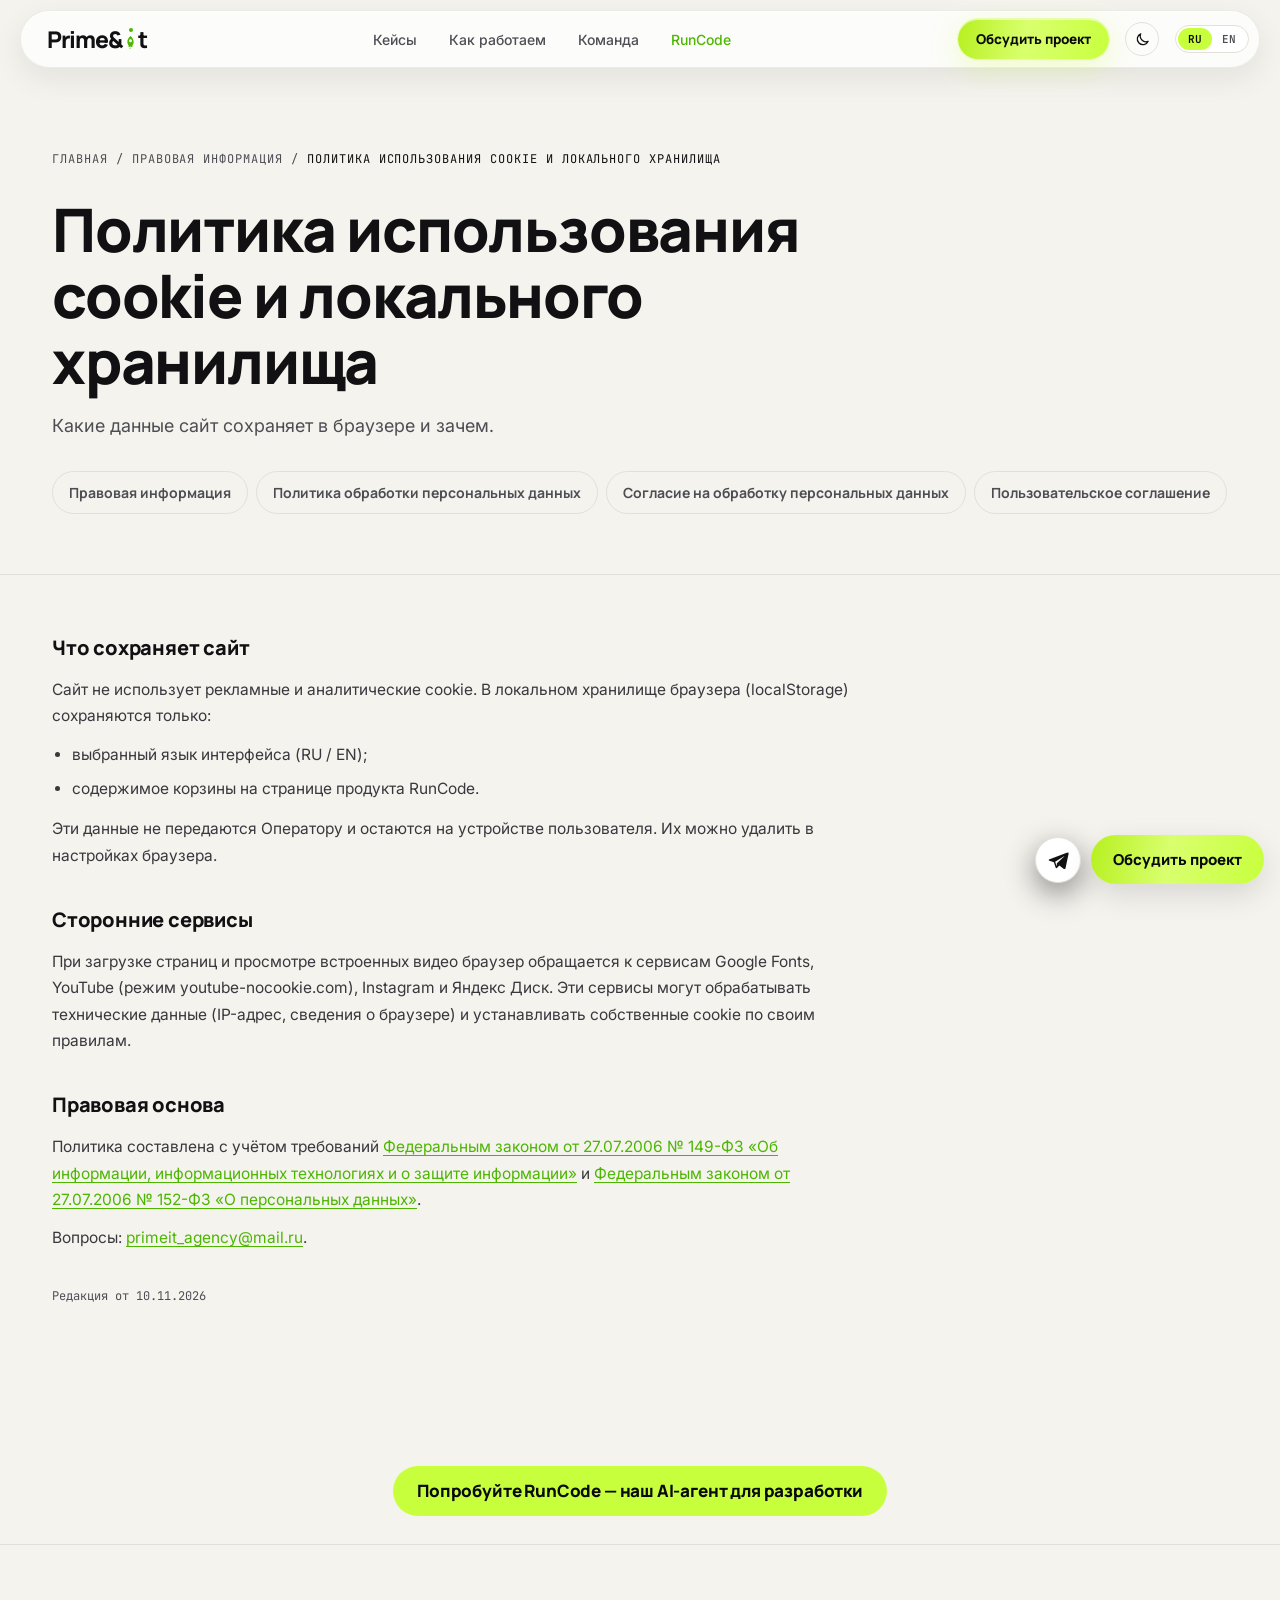
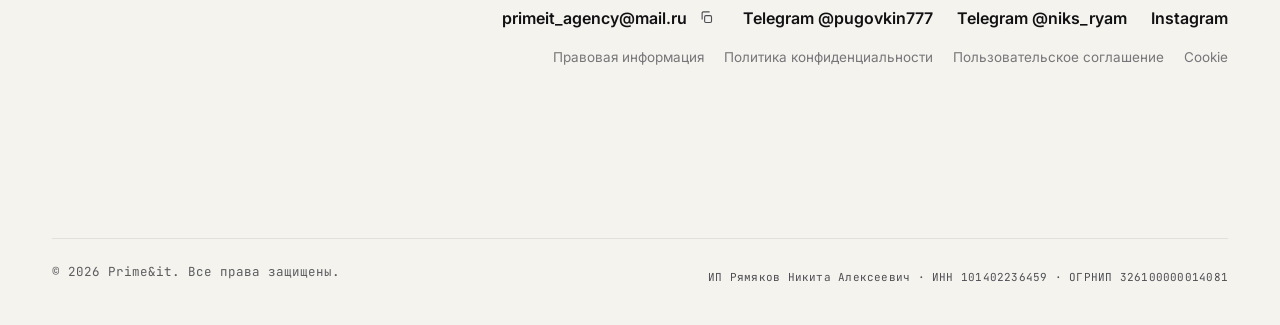
<file: cookies.html>
<!DOCTYPE html>
<html lang="ru">
<head>
<script>(function(){var t;try{t=localStorage.getItem('theme')}catch(e){}if(t!=='light'&&t!=='dark'){t=window.matchMedia&&matchMedia('(prefers-color-scheme: light)').matches?'light':'dark'}document.documentElement.setAttribute('data-theme',t)})();</script>
<meta charset="UTF-8">
<meta name="viewport" content="width=device-width, initial-scale=1.0">
<title>Политика использования cookie и локального хранилища — Prime &amp; it</title>
<meta name="description" content="Какие данные сайт сохраняет в браузере и зачем.">

<link rel="preconnect" href="https://fonts.googleapis.com">
<link rel="preconnect" href="https://fonts.gstatic.com" crossorigin>
<link href="https://fonts.googleapis.com/css2?family=Manrope:wght@500;700;800;900&family=Inter:wght@400;500;600&family=JetBrains+Mono:wght@400;500;600;700&display=swap" rel="stylesheet">


<link rel="stylesheet" href="assets/style.css">
</head>
<body>

<header>
  <nav>
    <a href="index.html" class="logo">Prime<span class="logo-amp">&amp;</span><span class="logo-rocket-container"><span class="logo-rocket-dot"></span><svg class="logo-rocket-icon" viewBox="0 0 24 24"><path d="M12 2.5C12 2.5 17 6 17 12C17 14.5 16 16.5 15 17.5L15 20.5L12 19L9 20.5L9 17.5C8 16.5 7 14.5 7 12C7 6 12 2.5 12 2.5ZM12 7.5C10.6 7.5 9.5 8.6 9.5 10C9.5 11.4 10.6 12.5 12 12.5C13.4 12.5 14.5 11.4 14.5 10C14.5 8.6 13.4 7.5 12 7.5Z"/><path d="M12 20.5L12 23.5L10 22L12 20.5Z" opacity="0.8"/></svg></span>t</a>
    
    <div class="nav-center" id="navCenter">
      <div class="nav-links">
        <a href="index.html#cases" data-i18n="nav-cases">Кейсы</a>
        <a href="index.html#process" data-i18n="nav-process">Как работаем</a>
        <a href="index.html#team" data-i18n="nav-team">Команда</a>
        <a href="store/index.html" class="nav-product">RunCode</a>
      </div>
    </div>

    <div class="nav-right">
      <a href="index.html#cta" class="btn-header" data-i18n="nav-btn-cta">Обсудить проект</a>
      <button class="theme-toggle" id="themeToggle" type="button" aria-label="Светлая / тёмная тема" title="Светлая / тёмная тема"><svg class="i-sun" viewBox="0 0 24 24" fill="none" stroke="currentColor" stroke-width="1.8" stroke-linecap="round"><circle cx="12" cy="12" r="4.2"/><path d="M12 2.5v2.2M12 19.3v2.2M2.5 12h2.2M19.3 12h2.2M5.3 5.3l1.6 1.6M17.1 17.1l1.6 1.6M5.3 18.7l1.6-1.6M17.1 6.9l1.6-1.6"/></svg><svg class="i-moon" viewBox="0 0 24 24" fill="none" stroke="currentColor" stroke-width="1.8" stroke-linejoin="round"><path d="M20 14.5A8 8 0 0 1 9.5 4a8 8 0 1 0 10.5 10.5z"/></svg></button>
      <div class="lang-switch">
        <button class="lang-btn active" id="btn-ru">RU</button>
        <button class="lang-btn" id="btn-en">EN</button>
      </div>
      <button class="menu-toggle" id="menuToggle" aria-label="Открыть меню">
        <span></span>
        <span></span>
        <span></span>
      </button>
    </div>
  </nav>
</header>

<main id="top">
  <section class="page-hero">
    <div class="wrap">
      <div class="crumbs"><a href="index.html" data-i18n="g-home">Главная</a><span>/</span><a href="legal.html" data-i18n="foot-legal">Правовая информация</a><span>/</span><span>Политика использования cookie и локального хранилища</span></div>
      <h1 class="legal-h1">Политика использования cookie и локального хранилища</h1>
      <p class="page-lead">Какие данные сайт сохраняет в браузере и зачем.</p>
      <p class="legal-lang" data-i18n="legal-lang"></p>
      <div class="genre-tabs"><a class="genre-tab" href="legal.html">Правовая информация</a><a class="genre-tab" href="privacy.html">Политика обработки персональных данных</a><a class="genre-tab" href="consent.html">Согласие на обработку персональных данных</a><a class="genre-tab" href="terms.html">Пользовательское соглашение</a><a class="genre-tab active" href="cookies.html">Политика использования cookie и локального хранилища</a></div>
    </div>
  </section>
  <section class="legal">
    <div class="wrap"><article class="legal-doc">
<h2>Что сохраняет сайт</h2>
<p>Сайт не использует рекламные и аналитические cookie. В локальном хранилище браузера (localStorage) сохраняются только:</p>
<ul class="doc-list">
  <li>выбранный язык интерфейса (RU / EN);</li>
  <li>содержимое корзины на странице продукта RunCode.</li>
</ul>
<p>Эти данные не передаются Оператору и остаются на устройстве пользователя. Их можно удалить в настройках браузера.</p>

<h2>Сторонние сервисы</h2>
<p>При загрузке страниц и просмотре встроенных видео браузер обращается к сервисам Google Fonts, YouTube (режим youtube-nocookie.com), Instagram и Яндекс Диск. Эти сервисы могут обрабатывать технические данные (IP-адрес, сведения о браузере) и устанавливать собственные cookie по своим правилам.</p>

<h2>Правовая основа</h2>
<p>Политика составлена с учётом требований <a href="https://www.consultant.ru/document/cons_doc_LAW_61798/" target="_blank" rel="noopener">Федеральным законом от 27.07.2006 № 149-ФЗ «Об информации, информационных технологиях и о защите информации»</a> и <a href="https://www.consultant.ru/document/cons_doc_LAW_61801/" target="_blank" rel="noopener">Федеральным законом от 27.07.2006 № 152-ФЗ «О персональных данных»</a>.</p>
<p>Вопросы: <a href="mailto:primeit_agency@mail.ru">primeit_agency@mail.ru</a>.</p>

<p class="legal-date">Редакция от 10.11.2026</p></article></div>
  </section>
</main>

<a class="lime-strip" href="store/index.html"><span data-i18n="strip-rc">Попробуйте RunCode — наш AI-агент для разработки</span></a>
<footer>
  <div class="wrap">
    <div class="foot-container">
      <!-- Первая строка: Почта, Telegram, Instagram -->
      <div class="foot-row">
        <div class="foot-links-primary">
          <span class="mail-wrap"><a href="mailto:primeit_agency@mail.ru">primeit_agency@mail.ru</a><button class="copy-mail" data-copy="primeit_agency@mail.ru" aria-label="Скопировать почту" title="Скопировать"><svg viewBox="0 0 24 24" fill="none" stroke="currentColor" stroke-width="1.8"><rect x="9" y="9" width="11" height="11" rx="2"/><path d="M5 15V5a2 2 0 0 1 2-2h10"/></svg></button></span>
          <a href="https://t.me/pugovkin777" target="_blank" rel="noopener" class="foot-tg">Telegram @pugovkin777</a>
          <a href="https://t.me/niks_ryam" target="_blank" rel="noopener" class="foot-tg">Telegram @niks_ryam</a>
          <a href="https://www.instagram.com/pugovkinn777/" target="_blank" rel="noopener">Instagram</a>
        </div>
      </div>

      <!-- Вторая строка: Cookie Policy, Terms, Privacy -->
      <div class="foot-row">
        <div class="foot-links-secondary">
          <a href="legal.html" data-i18n="foot-legal">Правовая информация</a>
          <a href="privacy.html" data-i18n="foot-privacy">Политика конфиденциальности</a>
          <a href="terms.html" data-i18n="foot-terms">Пользовательское соглашение</a>
          <a href="cookies.html" data-i18n="foot-cookie">Cookie</a>
        </div>
      </div>
    </div>

    <!-- Большой анимированный логотип (идеально по центру) -->
    <div class="footer-gigantic-logo-wrap">
      <div class="footer-gigantic-logo" id="footerLogo">
        <span class="f-letter">P</span><span class="f-letter">R</span><span class="f-letter">I</span><span class="f-letter">M</span><span class="f-letter">E</span><span class="f-letter">&amp;</span><span class="f-letter">I</span><span class="f-letter">T</span>
      </div>
    </div>

    <div class="foot-bottom">
      <span data-i18n="foot-copy">© 2026 Prime&amp;it. Все права защищены.</span>
      <span class="foot-req">ИП Рямяков Никита Алексеевич · ИНН 101402236459 · ОГРНИП 326100000014081</span>
    </div>
  </div>
</footer>

<div class="float-cta" id="floatCta"><a class="float-tg" href="https://t.me/pugovkin777" target="_blank" rel="noopener" aria-label="Telegram"><svg viewBox="0 0 24 24" fill="currentColor"><path d="M21.6 4.1 2.9 11.3c-1.3.5-1.3 1.2-.2 1.6l4.8 1.5 1.8 5.6c.2.6.1.9.8.9.5 0 .7-.2 1-.5l2.4-2.3 4.9 3.6c.9.5 1.6.2 1.8-.8l3.3-15.4c.3-1.3-.5-1.9-1.4-1.4ZM8.9 14l9.3-5.9c.5-.3.9-.1.5.2l-7.9 7.2-.3 3.3L8.9 14Z"/></svg></a><button class="float-btn" data-lead data-i18n="float-cta">Обсудить проект</button></div>

<div class="lead-modal" id="leadModal" role="dialog" aria-modal="true" aria-labelledby="leadTitle">
  <div class="lead-box">
    <button class="lead-x" data-lead-close aria-label="Закрыть">×</button>
    <h3 id="leadTitle" data-i18n="lead-title">Обсудим ваш проект</h3>
    <p class="lead-sub" data-i18n="lead-sub">Пришлём короткий аудит и подход под вашу задачу.</p>
    <form class="lead-form" data-lead-form novalidate>
      <input type="text" name="website" class="hp" tabindex="-1" autocomplete="off" aria-hidden="true">
      <input type="text" name="name" required data-ph="lead-name" placeholder="Имя">
      <input type="text" name="contact" required data-ph="lead-contact" placeholder="Телефон или Telegram">
      <p class="lead-label" data-i18n="lead-dirs">Какие направления нужны?</p>
      <div class="chips"><label class="chip"><input type="checkbox" name="dirs" value="Продакшн и медиа"><span data-i18n="dir-production">Продакшн и медиа</span></label><label class="chip"><input type="checkbox" name="dirs" value="ИИ-продакшн"><span data-i18n="dir-ai">ИИ-продакшн</span></label><label class="chip"><input type="checkbox" name="dirs" value="Сайты и IT"><span data-i18n="dir-web">Сайты и IT</span></label><label class="chip"><input type="checkbox" name="dirs" value="Автоматизация и AI-боты"><span data-i18n="dir-automation">Автоматизация и AI-боты</span></label></div>
      <textarea name="task" rows="3" data-ph="lead-task" placeholder="Расскажите о задаче"></textarea>
      <label class="consent"><input type="checkbox" name="consent" required><span data-i18n="lead-consent">Я даю <a href="consent.html" target="_blank">согласие на обработку персональных данных</a> и принимаю <a href="privacy.html" target="_blank">Политику конфиденциальности</a></span></label>
      <button type="submit" class="btn btn-solid" data-i18n="lead-send">Отправить заявку</button>
      <div class="lead-done" hidden><p data-i18n="lead-done">Откроется почтовое приложение с готовым письмом — отправьте его, и мы свяжемся с вами.</p><p><span data-i18n="lead-done-alt">Если письмо не открылось, напишите нам на</span> <a href="mailto:primeit_agency@mail.ru">primeit_agency@mail.ru</a></p></div>
    </form>
  </div>
</div>
<div class="toast" id="toast" role="status"></div>
<script src="assets/config.js"></script>
<script src="assets/app.js"></script>
</body>
</html>
</file>
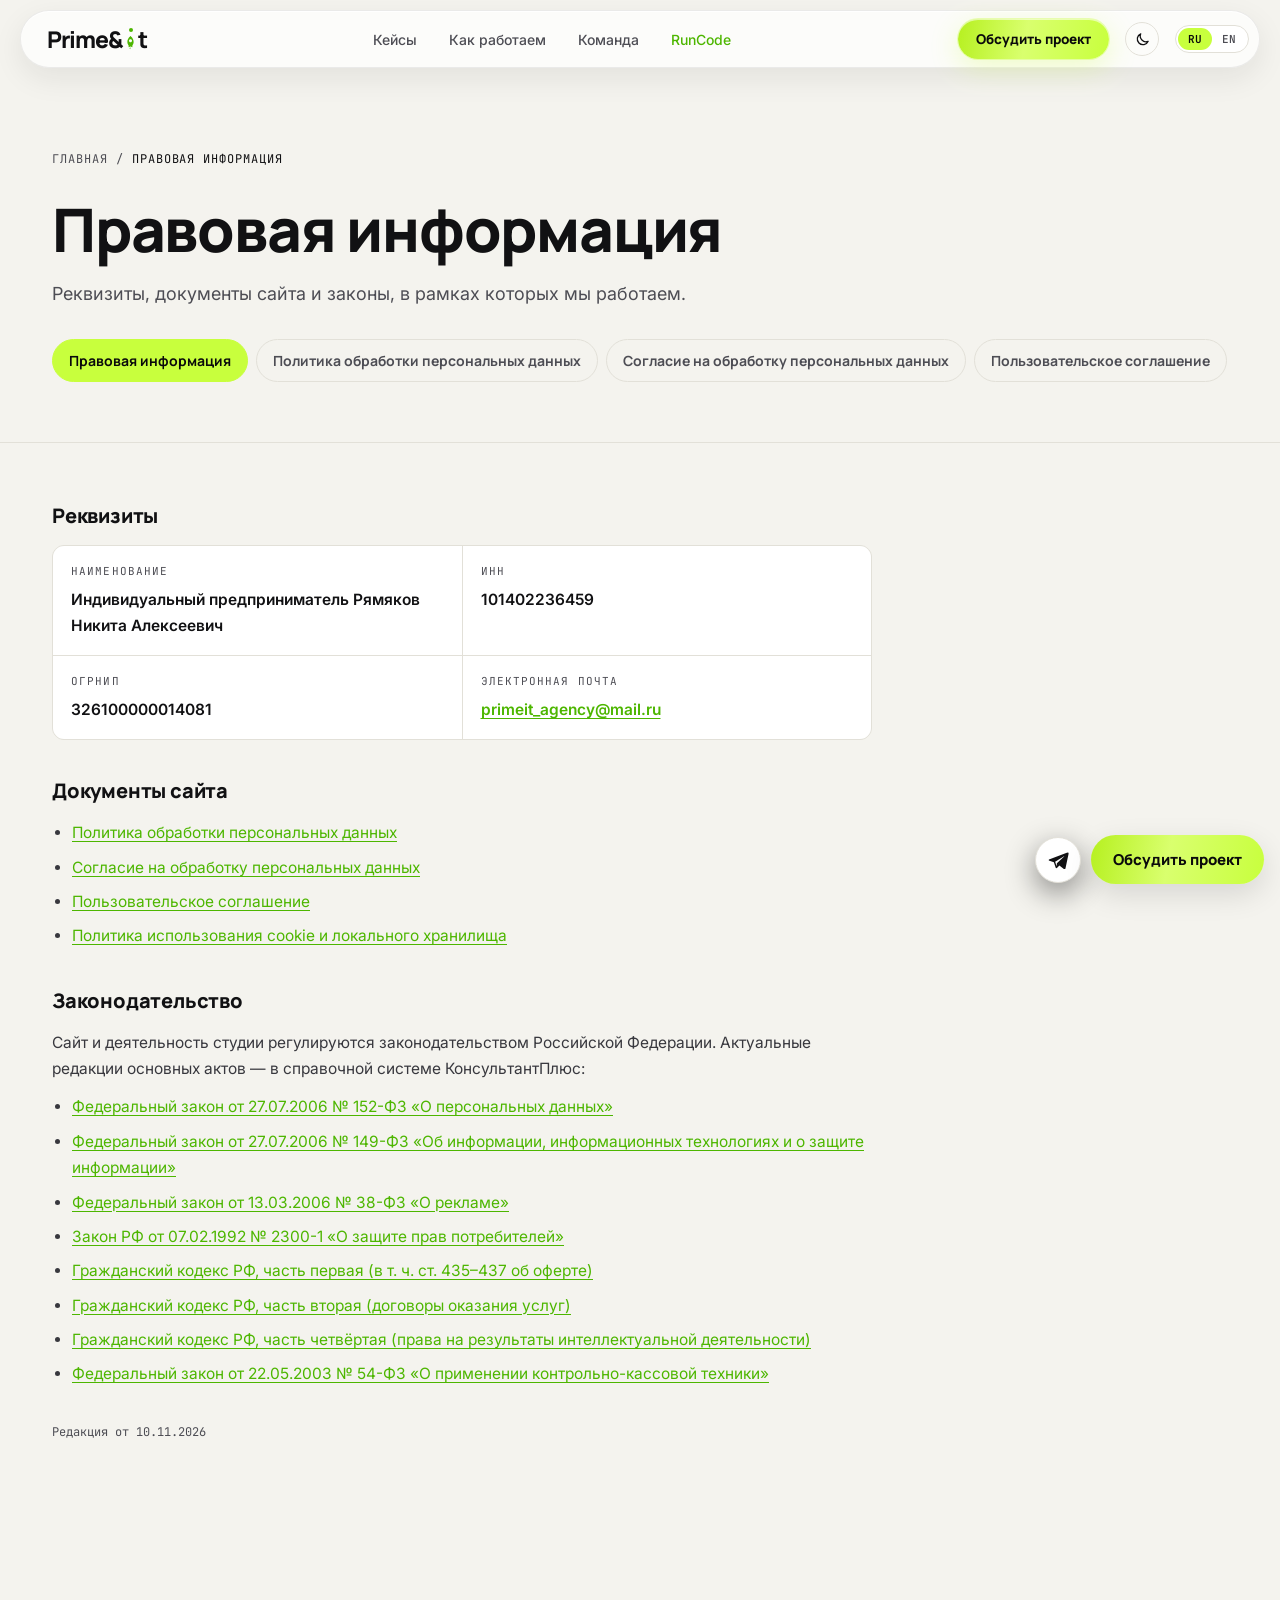
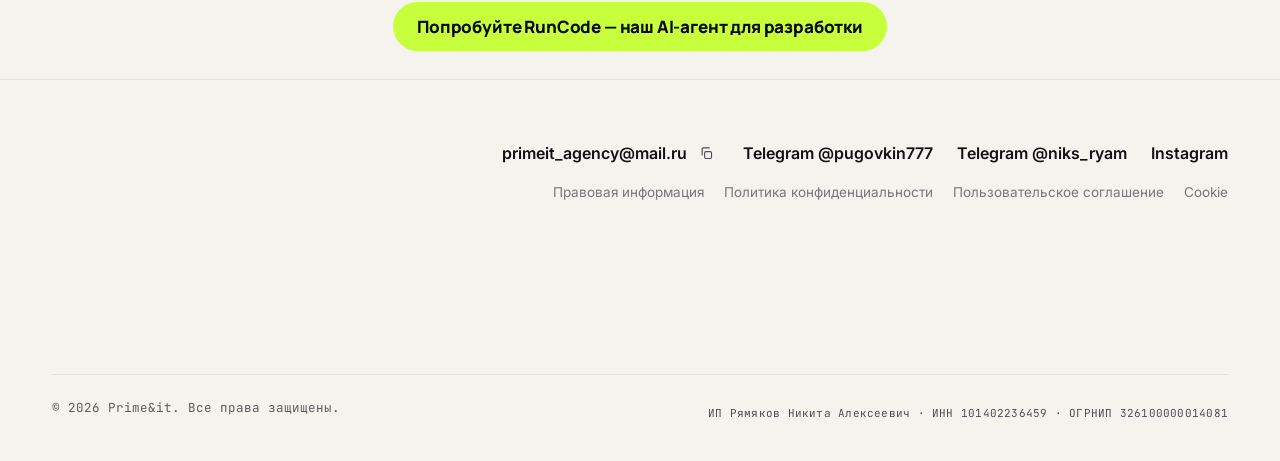
<file: legal.html>
<!DOCTYPE html>
<html lang="ru">
<head>
<script>(function(){var t;try{t=localStorage.getItem('theme')}catch(e){}if(t!=='light'&&t!=='dark'){t=window.matchMedia&&matchMedia('(prefers-color-scheme: light)').matches?'light':'dark'}document.documentElement.setAttribute('data-theme',t)})();</script>
<meta charset="UTF-8">
<meta name="viewport" content="width=device-width, initial-scale=1.0">
<title>Правовая информация — Prime &amp; it</title>
<meta name="description" content="Реквизиты, документы сайта и законы, в рамках которых мы работаем.">

<link rel="preconnect" href="https://fonts.googleapis.com">
<link rel="preconnect" href="https://fonts.gstatic.com" crossorigin>
<link href="https://fonts.googleapis.com/css2?family=Manrope:wght@500;700;800;900&family=Inter:wght@400;500;600&family=JetBrains+Mono:wght@400;500;600;700&display=swap" rel="stylesheet">


<link rel="stylesheet" href="assets/style.css">
</head>
<body>

<header>
  <nav>
    <a href="index.html" class="logo">Prime<span class="logo-amp">&amp;</span><span class="logo-rocket-container"><span class="logo-rocket-dot"></span><svg class="logo-rocket-icon" viewBox="0 0 24 24"><path d="M12 2.5C12 2.5 17 6 17 12C17 14.5 16 16.5 15 17.5L15 20.5L12 19L9 20.5L9 17.5C8 16.5 7 14.5 7 12C7 6 12 2.5 12 2.5ZM12 7.5C10.6 7.5 9.5 8.6 9.5 10C9.5 11.4 10.6 12.5 12 12.5C13.4 12.5 14.5 11.4 14.5 10C14.5 8.6 13.4 7.5 12 7.5Z"/><path d="M12 20.5L12 23.5L10 22L12 20.5Z" opacity="0.8"/></svg></span>t</a>
    
    <div class="nav-center" id="navCenter">
      <div class="nav-links">
        <a href="index.html#cases" data-i18n="nav-cases">Кейсы</a>
        <a href="index.html#process" data-i18n="nav-process">Как работаем</a>
        <a href="index.html#team" data-i18n="nav-team">Команда</a>
        <a href="store/index.html" class="nav-product">RunCode</a>
      </div>
    </div>

    <div class="nav-right">
      <a href="index.html#cta" class="btn-header" data-i18n="nav-btn-cta">Обсудить проект</a>
      <button class="theme-toggle" id="themeToggle" type="button" aria-label="Светлая / тёмная тема" title="Светлая / тёмная тема"><svg class="i-sun" viewBox="0 0 24 24" fill="none" stroke="currentColor" stroke-width="1.8" stroke-linecap="round"><circle cx="12" cy="12" r="4.2"/><path d="M12 2.5v2.2M12 19.3v2.2M2.5 12h2.2M19.3 12h2.2M5.3 5.3l1.6 1.6M17.1 17.1l1.6 1.6M5.3 18.7l1.6-1.6M17.1 6.9l1.6-1.6"/></svg><svg class="i-moon" viewBox="0 0 24 24" fill="none" stroke="currentColor" stroke-width="1.8" stroke-linejoin="round"><path d="M20 14.5A8 8 0 0 1 9.5 4a8 8 0 1 0 10.5 10.5z"/></svg></button>
      <div class="lang-switch">
        <button class="lang-btn active" id="btn-ru">RU</button>
        <button class="lang-btn" id="btn-en">EN</button>
      </div>
      <button class="menu-toggle" id="menuToggle" aria-label="Открыть меню">
        <span></span>
        <span></span>
        <span></span>
      </button>
    </div>
  </nav>
</header>

<main id="top">
  <section class="page-hero">
    <div class="wrap">
      <div class="crumbs"><a href="index.html" data-i18n="g-home">Главная</a><span>/</span><span>Правовая информация</span></div>
      <h1 class="legal-h1">Правовая информация</h1>
      <p class="page-lead">Реквизиты, документы сайта и законы, в рамках которых мы работаем.</p>
      <p class="legal-lang" data-i18n="legal-lang"></p>
      <div class="genre-tabs"><a class="genre-tab active" href="legal.html">Правовая информация</a><a class="genre-tab" href="privacy.html">Политика обработки персональных данных</a><a class="genre-tab" href="consent.html">Согласие на обработку персональных данных</a><a class="genre-tab" href="terms.html">Пользовательское соглашение</a><a class="genre-tab" href="cookies.html">Политика использования cookie и локального хранилища</a></div>
    </div>
  </section>
  <section class="legal">
    <div class="wrap"><article class="legal-doc">
<h2>Реквизиты</h2>
<dl class="req">
  <div><dt>Наименование</dt><dd>Индивидуальный предприниматель Рямяков Никита Алексеевич</dd></div>
  <div><dt>ИНН</dt><dd>101402236459</dd></div>
  <div><dt>ОГРНИП</dt><dd>326100000014081</dd></div>
  <div><dt>Электронная почта</dt><dd><a href="mailto:primeit_agency@mail.ru">primeit_agency@mail.ru</a></dd></div>
</dl>

<h2>Документы сайта</h2>
<ul class="doc-list">
  <li><a href="privacy.html">Политика обработки персональных данных</a></li>
  <li><a href="consent.html">Согласие на обработку персональных данных</a></li>
  <li><a href="terms.html">Пользовательское соглашение</a></li>
  <li><a href="cookies.html">Политика использования cookie и локального хранилища</a></li>
</ul>

<h2>Законодательство</h2>
<p>Сайт и деятельность студии регулируются законодательством Российской Федерации. Актуальные редакции основных актов — в справочной системе КонсультантПлюс:</p>
<ul class="law-list">
  <li><a href="https://www.consultant.ru/document/cons_doc_LAW_61801/" target="_blank" rel="noopener">Федеральный закон от 27.07.2006 № 152-ФЗ «О персональных данных»</a></li>  <li><a href="https://www.consultant.ru/document/cons_doc_LAW_61798/" target="_blank" rel="noopener">Федеральный закон от 27.07.2006 № 149-ФЗ «Об информации, информационных технологиях и о защите информации»</a></li>  <li><a href="https://www.consultant.ru/document/cons_doc_LAW_58968/" target="_blank" rel="noopener">Федеральный закон от 13.03.2006 № 38-ФЗ «О рекламе»</a></li>  <li><a href="https://www.consultant.ru/document/cons_doc_LAW_305/" target="_blank" rel="noopener">Закон РФ от 07.02.1992 № 2300-1 «О защите прав потребителей»</a></li>  <li><a href="https://www.consultant.ru/document/cons_doc_LAW_5142/" target="_blank" rel="noopener">Гражданский кодекс РФ, часть первая (в т. ч. ст. 435–437 об оферте)</a></li>  <li><a href="https://www.consultant.ru/document/cons_doc_LAW_9027/" target="_blank" rel="noopener">Гражданский кодекс РФ, часть вторая (договоры оказания услуг)</a></li>  <li><a href="https://www.consultant.ru/document/cons_doc_LAW_64629/" target="_blank" rel="noopener">Гражданский кодекс РФ, часть четвёртая (права на результаты интеллектуальной деятельности)</a></li>  <li><a href="https://www.consultant.ru/document/cons_doc_LAW_42359/" target="_blank" rel="noopener">Федеральный закон от 22.05.2003 № 54-ФЗ «О применении контрольно-кассовой техники»</a></li>
</ul>

<p class="legal-date">Редакция от 10.11.2026</p></article></div>
  </section>
</main>

<a class="lime-strip" href="store/index.html"><span data-i18n="strip-rc">Попробуйте RunCode — наш AI-агент для разработки</span></a>
<footer>
  <div class="wrap">
    <div class="foot-container">
      <!-- Первая строка: Почта, Telegram, Instagram -->
      <div class="foot-row">
        <div class="foot-links-primary">
          <span class="mail-wrap"><a href="mailto:primeit_agency@mail.ru">primeit_agency@mail.ru</a><button class="copy-mail" data-copy="primeit_agency@mail.ru" aria-label="Скопировать почту" title="Скопировать"><svg viewBox="0 0 24 24" fill="none" stroke="currentColor" stroke-width="1.8"><rect x="9" y="9" width="11" height="11" rx="2"/><path d="M5 15V5a2 2 0 0 1 2-2h10"/></svg></button></span>
          <a href="https://t.me/pugovkin777" target="_blank" rel="noopener" class="foot-tg">Telegram @pugovkin777</a>
          <a href="https://t.me/niks_ryam" target="_blank" rel="noopener" class="foot-tg">Telegram @niks_ryam</a>
          <a href="https://www.instagram.com/pugovkinn777/" target="_blank" rel="noopener">Instagram</a>
        </div>
      </div>

      <!-- Вторая строка: Cookie Policy, Terms, Privacy -->
      <div class="foot-row">
        <div class="foot-links-secondary">
          <a href="legal.html" data-i18n="foot-legal">Правовая информация</a>
          <a href="privacy.html" data-i18n="foot-privacy">Политика конфиденциальности</a>
          <a href="terms.html" data-i18n="foot-terms">Пользовательское соглашение</a>
          <a href="cookies.html" data-i18n="foot-cookie">Cookie</a>
        </div>
      </div>
    </div>

    <!-- Большой анимированный логотип (идеально по центру) -->
    <div class="footer-gigantic-logo-wrap">
      <div class="footer-gigantic-logo" id="footerLogo">
        <span class="f-letter">P</span><span class="f-letter">R</span><span class="f-letter">I</span><span class="f-letter">M</span><span class="f-letter">E</span><span class="f-letter">&amp;</span><span class="f-letter">I</span><span class="f-letter">T</span>
      </div>
    </div>

    <div class="foot-bottom">
      <span data-i18n="foot-copy">© 2026 Prime&amp;it. Все права защищены.</span>
      <span class="foot-req">ИП Рямяков Никита Алексеевич · ИНН 101402236459 · ОГРНИП 326100000014081</span>
    </div>
  </div>
</footer>

<div class="float-cta" id="floatCta"><a class="float-tg" href="https://t.me/pugovkin777" target="_blank" rel="noopener" aria-label="Telegram"><svg viewBox="0 0 24 24" fill="currentColor"><path d="M21.6 4.1 2.9 11.3c-1.3.5-1.3 1.2-.2 1.6l4.8 1.5 1.8 5.6c.2.6.1.9.8.9.5 0 .7-.2 1-.5l2.4-2.3 4.9 3.6c.9.5 1.6.2 1.8-.8l3.3-15.4c.3-1.3-.5-1.9-1.4-1.4ZM8.9 14l9.3-5.9c.5-.3.9-.1.5.2l-7.9 7.2-.3 3.3L8.9 14Z"/></svg></a><button class="float-btn" data-lead data-i18n="float-cta">Обсудить проект</button></div>

<div class="lead-modal" id="leadModal" role="dialog" aria-modal="true" aria-labelledby="leadTitle">
  <div class="lead-box">
    <button class="lead-x" data-lead-close aria-label="Закрыть">×</button>
    <h3 id="leadTitle" data-i18n="lead-title">Обсудим ваш проект</h3>
    <p class="lead-sub" data-i18n="lead-sub">Пришлём короткий аудит и подход под вашу задачу.</p>
    <form class="lead-form" data-lead-form novalidate>
      <input type="text" name="website" class="hp" tabindex="-1" autocomplete="off" aria-hidden="true">
      <input type="text" name="name" required data-ph="lead-name" placeholder="Имя">
      <input type="text" name="contact" required data-ph="lead-contact" placeholder="Телефон или Telegram">
      <p class="lead-label" data-i18n="lead-dirs">Какие направления нужны?</p>
      <div class="chips"><label class="chip"><input type="checkbox" name="dirs" value="Продакшн и медиа"><span data-i18n="dir-production">Продакшн и медиа</span></label><label class="chip"><input type="checkbox" name="dirs" value="ИИ-продакшн"><span data-i18n="dir-ai">ИИ-продакшн</span></label><label class="chip"><input type="checkbox" name="dirs" value="Сайты и IT"><span data-i18n="dir-web">Сайты и IT</span></label><label class="chip"><input type="checkbox" name="dirs" value="Автоматизация и AI-боты"><span data-i18n="dir-automation">Автоматизация и AI-боты</span></label></div>
      <textarea name="task" rows="3" data-ph="lead-task" placeholder="Расскажите о задаче"></textarea>
      <label class="consent"><input type="checkbox" name="consent" required><span data-i18n="lead-consent">Я даю <a href="consent.html" target="_blank">согласие на обработку персональных данных</a> и принимаю <a href="privacy.html" target="_blank">Политику конфиденциальности</a></span></label>
      <button type="submit" class="btn btn-solid" data-i18n="lead-send">Отправить заявку</button>
      <div class="lead-done" hidden><p data-i18n="lead-done">Откроется почтовое приложение с готовым письмом — отправьте его, и мы свяжемся с вами.</p><p><span data-i18n="lead-done-alt">Если письмо не открылось, напишите нам на</span> <a href="mailto:primeit_agency@mail.ru">primeit_agency@mail.ru</a></p></div>
    </form>
  </div>
</div>
<div class="toast" id="toast" role="status"></div>
<script src="assets/config.js"></script>
<script src="assets/app.js"></script>
</body>
</html>
</file>
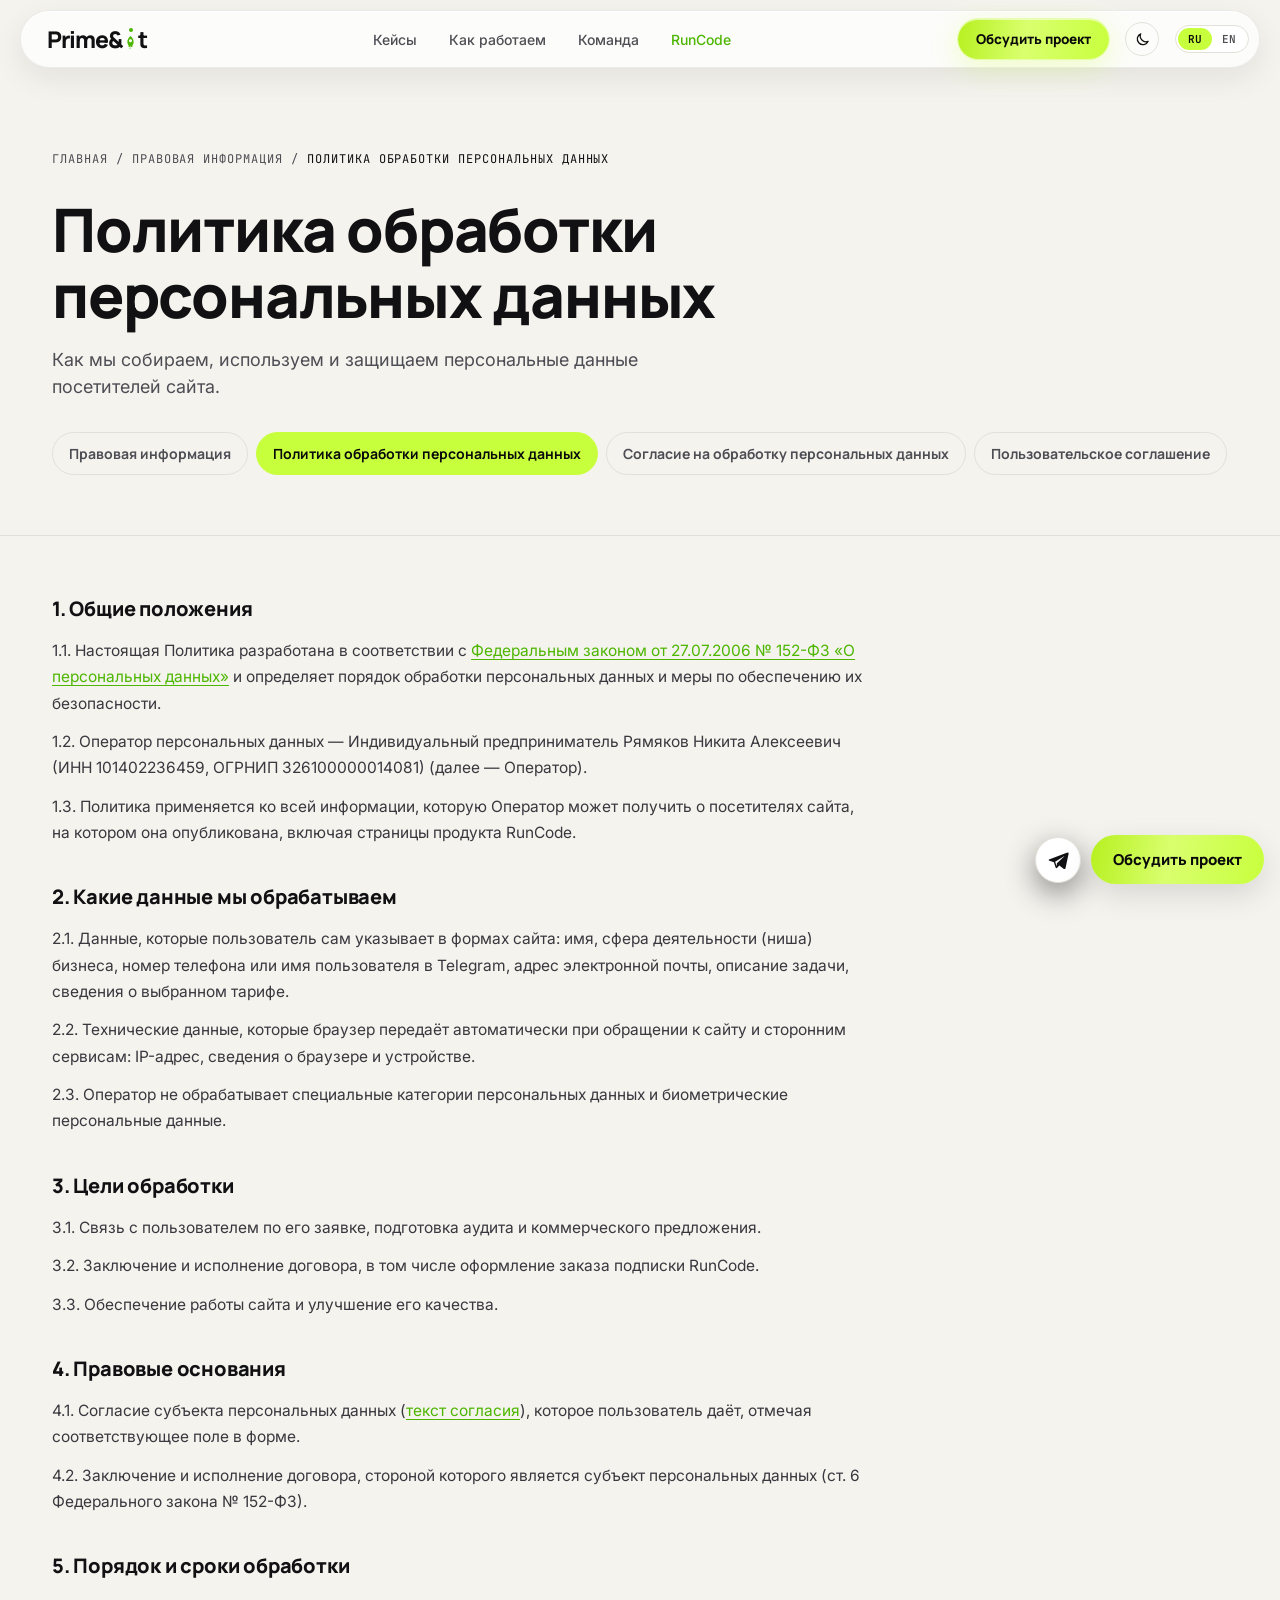
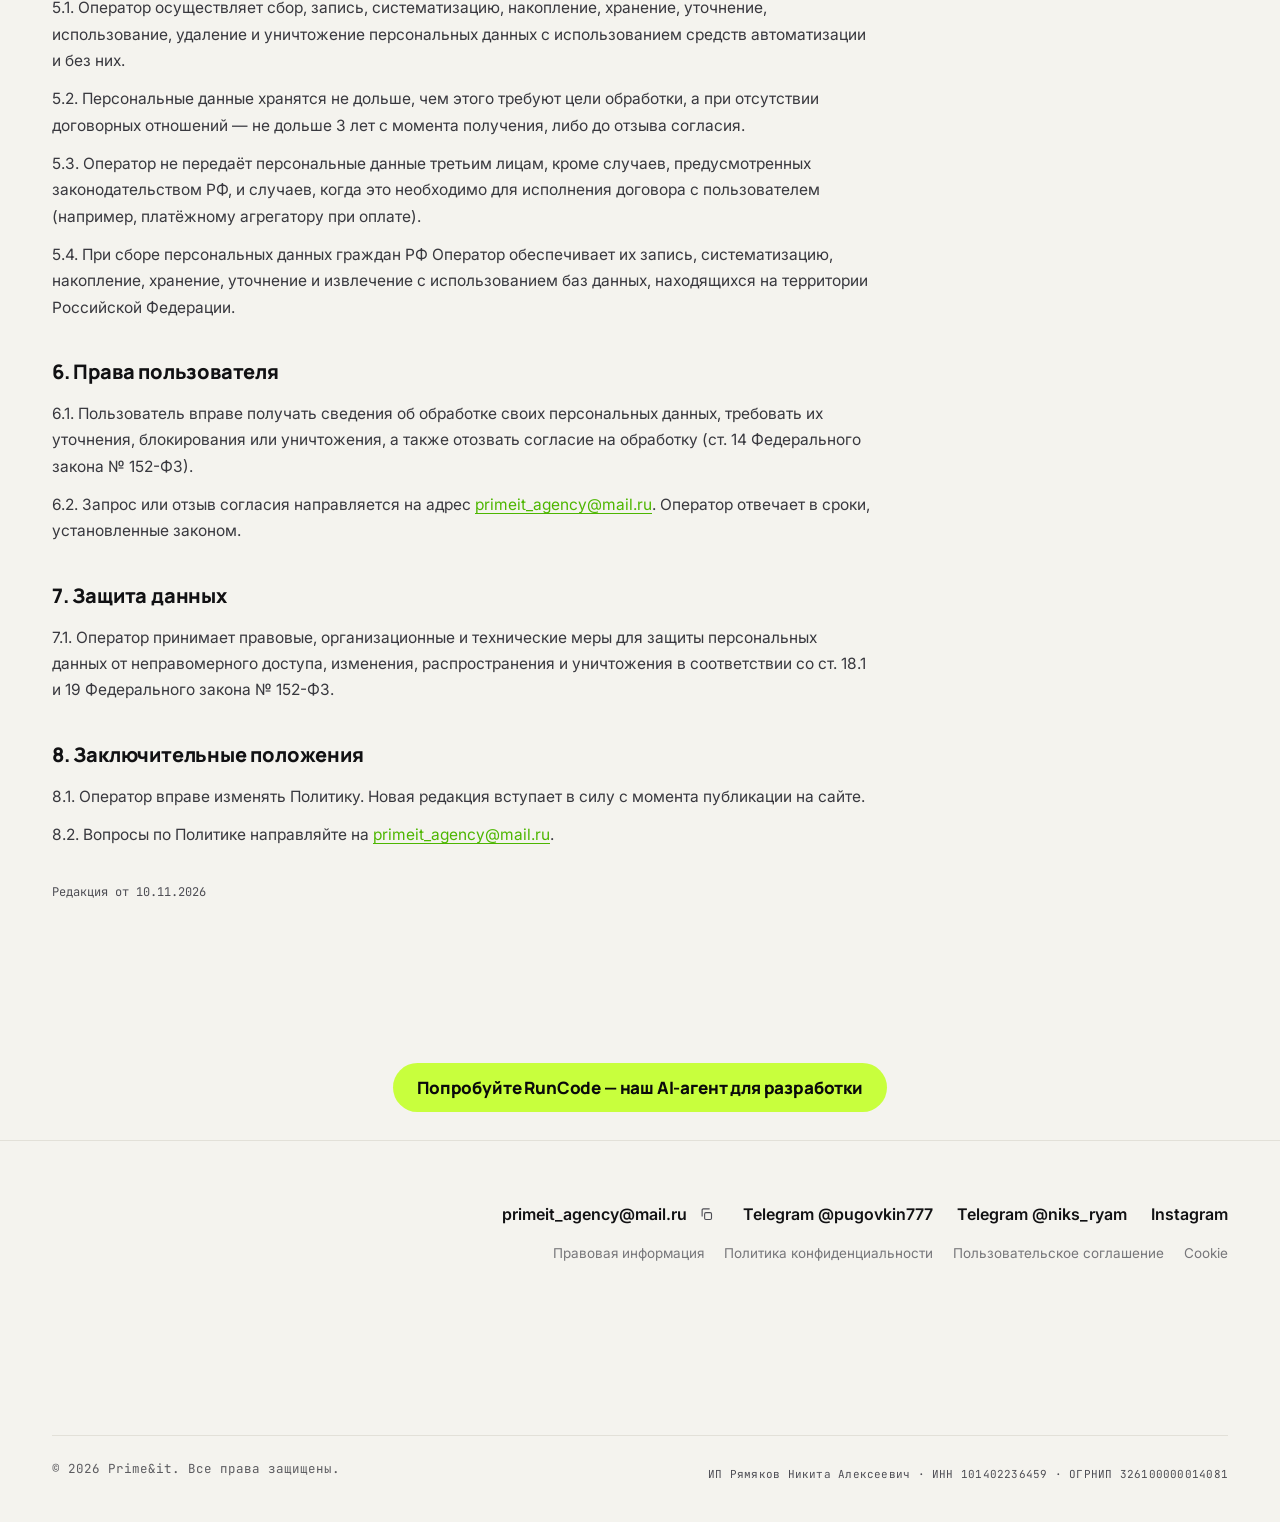
<file: privacy.html>
<!DOCTYPE html>
<html lang="ru">
<head>
<script>(function(){var t;try{t=localStorage.getItem('theme')}catch(e){}if(t!=='light'&&t!=='dark'){t=window.matchMedia&&matchMedia('(prefers-color-scheme: light)').matches?'light':'dark'}document.documentElement.setAttribute('data-theme',t)})();</script>
<meta charset="UTF-8">
<meta name="viewport" content="width=device-width, initial-scale=1.0">
<title>Политика обработки персональных данных — Prime &amp; it</title>
<meta name="description" content="Как мы собираем, используем и защищаем персональные данные посетителей сайта.">

<link rel="preconnect" href="https://fonts.googleapis.com">
<link rel="preconnect" href="https://fonts.gstatic.com" crossorigin>
<link href="https://fonts.googleapis.com/css2?family=Manrope:wght@500;700;800;900&family=Inter:wght@400;500;600&family=JetBrains+Mono:wght@400;500;600;700&display=swap" rel="stylesheet">


<link rel="stylesheet" href="assets/style.css">
</head>
<body>

<header>
  <nav>
    <a href="index.html" class="logo">Prime<span class="logo-amp">&amp;</span><span class="logo-rocket-container"><span class="logo-rocket-dot"></span><svg class="logo-rocket-icon" viewBox="0 0 24 24"><path d="M12 2.5C12 2.5 17 6 17 12C17 14.5 16 16.5 15 17.5L15 20.5L12 19L9 20.5L9 17.5C8 16.5 7 14.5 7 12C7 6 12 2.5 12 2.5ZM12 7.5C10.6 7.5 9.5 8.6 9.5 10C9.5 11.4 10.6 12.5 12 12.5C13.4 12.5 14.5 11.4 14.5 10C14.5 8.6 13.4 7.5 12 7.5Z"/><path d="M12 20.5L12 23.5L10 22L12 20.5Z" opacity="0.8"/></svg></span>t</a>
    
    <div class="nav-center" id="navCenter">
      <div class="nav-links">
        <a href="index.html#cases" data-i18n="nav-cases">Кейсы</a>
        <a href="index.html#process" data-i18n="nav-process">Как работаем</a>
        <a href="index.html#team" data-i18n="nav-team">Команда</a>
        <a href="store/index.html" class="nav-product">RunCode</a>
      </div>
    </div>

    <div class="nav-right">
      <a href="index.html#cta" class="btn-header" data-i18n="nav-btn-cta">Обсудить проект</a>
      <button class="theme-toggle" id="themeToggle" type="button" aria-label="Светлая / тёмная тема" title="Светлая / тёмная тема"><svg class="i-sun" viewBox="0 0 24 24" fill="none" stroke="currentColor" stroke-width="1.8" stroke-linecap="round"><circle cx="12" cy="12" r="4.2"/><path d="M12 2.5v2.2M12 19.3v2.2M2.5 12h2.2M19.3 12h2.2M5.3 5.3l1.6 1.6M17.1 17.1l1.6 1.6M5.3 18.7l1.6-1.6M17.1 6.9l1.6-1.6"/></svg><svg class="i-moon" viewBox="0 0 24 24" fill="none" stroke="currentColor" stroke-width="1.8" stroke-linejoin="round"><path d="M20 14.5A8 8 0 0 1 9.5 4a8 8 0 1 0 10.5 10.5z"/></svg></button>
      <div class="lang-switch">
        <button class="lang-btn active" id="btn-ru">RU</button>
        <button class="lang-btn" id="btn-en">EN</button>
      </div>
      <button class="menu-toggle" id="menuToggle" aria-label="Открыть меню">
        <span></span>
        <span></span>
        <span></span>
      </button>
    </div>
  </nav>
</header>

<main id="top">
  <section class="page-hero">
    <div class="wrap">
      <div class="crumbs"><a href="index.html" data-i18n="g-home">Главная</a><span>/</span><a href="legal.html" data-i18n="foot-legal">Правовая информация</a><span>/</span><span>Политика обработки персональных данных</span></div>
      <h1 class="legal-h1">Политика обработки персональных данных</h1>
      <p class="page-lead">Как мы собираем, используем и защищаем персональные данные посетителей сайта.</p>
      <p class="legal-lang" data-i18n="legal-lang"></p>
      <div class="genre-tabs"><a class="genre-tab" href="legal.html">Правовая информация</a><a class="genre-tab active" href="privacy.html">Политика обработки персональных данных</a><a class="genre-tab" href="consent.html">Согласие на обработку персональных данных</a><a class="genre-tab" href="terms.html">Пользовательское соглашение</a><a class="genre-tab" href="cookies.html">Политика использования cookie и локального хранилища</a></div>
    </div>
  </section>
  <section class="legal">
    <div class="wrap"><article class="legal-doc">
<h2>1. Общие положения</h2>
<p>1.1. Настоящая Политика разработана в соответствии с <a href="https://www.consultant.ru/document/cons_doc_LAW_61801/" target="_blank" rel="noopener">Федеральным законом от 27.07.2006 № 152-ФЗ «О персональных данных»</a> и определяет порядок обработки персональных данных и меры по обеспечению их безопасности.</p>
<p>1.2. Оператор персональных данных — Индивидуальный предприниматель Рямяков Никита Алексеевич (ИНН 101402236459, ОГРНИП 326100000014081) (далее — Оператор).</p>
<p>1.3. Политика применяется ко всей информации, которую Оператор может получить о посетителях сайта, на котором она опубликована, включая страницы продукта RunCode.</p>

<h2>2. Какие данные мы обрабатываем</h2>
<p>2.1. Данные, которые пользователь сам указывает в формах сайта: имя, сфера деятельности (ниша) бизнеса, номер телефона или имя пользователя в Telegram, адрес электронной почты, описание задачи, сведения о выбранном тарифе.</p>
<p>2.2. Технические данные, которые браузер передаёт автоматически при обращении к сайту и сторонним сервисам: IP-адрес, сведения о браузере и устройстве.</p>
<p>2.3. Оператор не обрабатывает специальные категории персональных данных и биометрические персональные данные.</p>

<h2>3. Цели обработки</h2>
<p>3.1. Связь с пользователем по его заявке, подготовка аудита и коммерческого предложения.</p>
<p>3.2. Заключение и исполнение договора, в том числе оформление заказа подписки RunCode.</p>
<p>3.3. Обеспечение работы сайта и улучшение его качества.</p>

<h2>4. Правовые основания</h2>
<p>4.1. Согласие субъекта персональных данных (<a href="consent.html">текст согласия</a>), которое пользователь даёт, отмечая соответствующее поле в форме.</p>
<p>4.2. Заключение и исполнение договора, стороной которого является субъект персональных данных (ст. 6 Федерального закона № 152-ФЗ).</p>

<h2>5. Порядок и сроки обработки</h2>
<p>5.1. Оператор осуществляет сбор, запись, систематизацию, накопление, хранение, уточнение, использование, удаление и уничтожение персональных данных с использованием средств автоматизации и без них.</p>
<p>5.2. Персональные данные хранятся не дольше, чем этого требуют цели обработки, а при отсутствии договорных отношений — не дольше 3 лет с момента получения, либо до отзыва согласия.</p>
<p>5.3. Оператор не передаёт персональные данные третьим лицам, кроме случаев, предусмотренных законодательством РФ, и случаев, когда это необходимо для исполнения договора с пользователем (например, платёжному агрегатору при оплате).</p>
<p>5.4. При сборе персональных данных граждан РФ Оператор обеспечивает их запись, систематизацию, накопление, хранение, уточнение и извлечение с использованием баз данных, находящихся на территории Российской Федерации.</p>

<h2>6. Права пользователя</h2>
<p>6.1. Пользователь вправе получать сведения об обработке своих персональных данных, требовать их уточнения, блокирования или уничтожения, а также отозвать согласие на обработку (ст. 14 Федерального закона № 152-ФЗ).</p>
<p>6.2. Запрос или отзыв согласия направляется на адрес <a href="mailto:primeit_agency@mail.ru">primeit_agency@mail.ru</a>. Оператор отвечает в сроки, установленные законом.</p>

<h2>7. Защита данных</h2>
<p>7.1. Оператор принимает правовые, организационные и технические меры для защиты персональных данных от неправомерного доступа, изменения, распространения и уничтожения в соответствии со ст. 18.1 и 19 Федерального закона № 152-ФЗ.</p>

<h2>8. Заключительные положения</h2>
<p>8.1. Оператор вправе изменять Политику. Новая редакция вступает в силу с момента публикации на сайте.</p>
<p>8.2. Вопросы по Политике направляйте на <a href="mailto:primeit_agency@mail.ru">primeit_agency@mail.ru</a>.</p>

<p class="legal-date">Редакция от 10.11.2026</p></article></div>
  </section>
</main>

<a class="lime-strip" href="store/index.html"><span data-i18n="strip-rc">Попробуйте RunCode — наш AI-агент для разработки</span></a>
<footer>
  <div class="wrap">
    <div class="foot-container">
      <!-- Первая строка: Почта, Telegram, Instagram -->
      <div class="foot-row">
        <div class="foot-links-primary">
          <span class="mail-wrap"><a href="mailto:primeit_agency@mail.ru">primeit_agency@mail.ru</a><button class="copy-mail" data-copy="primeit_agency@mail.ru" aria-label="Скопировать почту" title="Скопировать"><svg viewBox="0 0 24 24" fill="none" stroke="currentColor" stroke-width="1.8"><rect x="9" y="9" width="11" height="11" rx="2"/><path d="M5 15V5a2 2 0 0 1 2-2h10"/></svg></button></span>
          <a href="https://t.me/pugovkin777" target="_blank" rel="noopener" class="foot-tg">Telegram @pugovkin777</a>
          <a href="https://t.me/niks_ryam" target="_blank" rel="noopener" class="foot-tg">Telegram @niks_ryam</a>
          <a href="https://www.instagram.com/pugovkinn777/" target="_blank" rel="noopener">Instagram</a>
        </div>
      </div>

      <!-- Вторая строка: Cookie Policy, Terms, Privacy -->
      <div class="foot-row">
        <div class="foot-links-secondary">
          <a href="legal.html" data-i18n="foot-legal">Правовая информация</a>
          <a href="privacy.html" data-i18n="foot-privacy">Политика конфиденциальности</a>
          <a href="terms.html" data-i18n="foot-terms">Пользовательское соглашение</a>
          <a href="cookies.html" data-i18n="foot-cookie">Cookie</a>
        </div>
      </div>
    </div>

    <!-- Большой анимированный логотип (идеально по центру) -->
    <div class="footer-gigantic-logo-wrap">
      <div class="footer-gigantic-logo" id="footerLogo">
        <span class="f-letter">P</span><span class="f-letter">R</span><span class="f-letter">I</span><span class="f-letter">M</span><span class="f-letter">E</span><span class="f-letter">&amp;</span><span class="f-letter">I</span><span class="f-letter">T</span>
      </div>
    </div>

    <div class="foot-bottom">
      <span data-i18n="foot-copy">© 2026 Prime&amp;it. Все права защищены.</span>
      <span class="foot-req">ИП Рямяков Никита Алексеевич · ИНН 101402236459 · ОГРНИП 326100000014081</span>
    </div>
  </div>
</footer>

<div class="float-cta" id="floatCta"><a class="float-tg" href="https://t.me/pugovkin777" target="_blank" rel="noopener" aria-label="Telegram"><svg viewBox="0 0 24 24" fill="currentColor"><path d="M21.6 4.1 2.9 11.3c-1.3.5-1.3 1.2-.2 1.6l4.8 1.5 1.8 5.6c.2.6.1.9.8.9.5 0 .7-.2 1-.5l2.4-2.3 4.9 3.6c.9.5 1.6.2 1.8-.8l3.3-15.4c.3-1.3-.5-1.9-1.4-1.4ZM8.9 14l9.3-5.9c.5-.3.9-.1.5.2l-7.9 7.2-.3 3.3L8.9 14Z"/></svg></a><button class="float-btn" data-lead data-i18n="float-cta">Обсудить проект</button></div>

<div class="lead-modal" id="leadModal" role="dialog" aria-modal="true" aria-labelledby="leadTitle">
  <div class="lead-box">
    <button class="lead-x" data-lead-close aria-label="Закрыть">×</button>
    <h3 id="leadTitle" data-i18n="lead-title">Обсудим ваш проект</h3>
    <p class="lead-sub" data-i18n="lead-sub">Пришлём короткий аудит и подход под вашу задачу.</p>
    <form class="lead-form" data-lead-form novalidate>
      <input type="text" name="website" class="hp" tabindex="-1" autocomplete="off" aria-hidden="true">
      <input type="text" name="name" required data-ph="lead-name" placeholder="Имя">
      <input type="text" name="contact" required data-ph="lead-contact" placeholder="Телефон или Telegram">
      <p class="lead-label" data-i18n="lead-dirs">Какие направления нужны?</p>
      <div class="chips"><label class="chip"><input type="checkbox" name="dirs" value="Продакшн и медиа"><span data-i18n="dir-production">Продакшн и медиа</span></label><label class="chip"><input type="checkbox" name="dirs" value="ИИ-продакшн"><span data-i18n="dir-ai">ИИ-продакшн</span></label><label class="chip"><input type="checkbox" name="dirs" value="Сайты и IT"><span data-i18n="dir-web">Сайты и IT</span></label><label class="chip"><input type="checkbox" name="dirs" value="Автоматизация и AI-боты"><span data-i18n="dir-automation">Автоматизация и AI-боты</span></label></div>
      <textarea name="task" rows="3" data-ph="lead-task" placeholder="Расскажите о задаче"></textarea>
      <label class="consent"><input type="checkbox" name="consent" required><span data-i18n="lead-consent">Я даю <a href="consent.html" target="_blank">согласие на обработку персональных данных</a> и принимаю <a href="privacy.html" target="_blank">Политику конфиденциальности</a></span></label>
      <button type="submit" class="btn btn-solid" data-i18n="lead-send">Отправить заявку</button>
      <div class="lead-done" hidden><p data-i18n="lead-done">Откроется почтовое приложение с готовым письмом — отправьте его, и мы свяжемся с вами.</p><p><span data-i18n="lead-done-alt">Если письмо не открылось, напишите нам на</span> <a href="mailto:primeit_agency@mail.ru">primeit_agency@mail.ru</a></p></div>
    </form>
  </div>
</div>
<div class="toast" id="toast" role="status"></div>
<script src="assets/config.js"></script>
<script src="assets/app.js"></script>
</body>
</html>
</file>
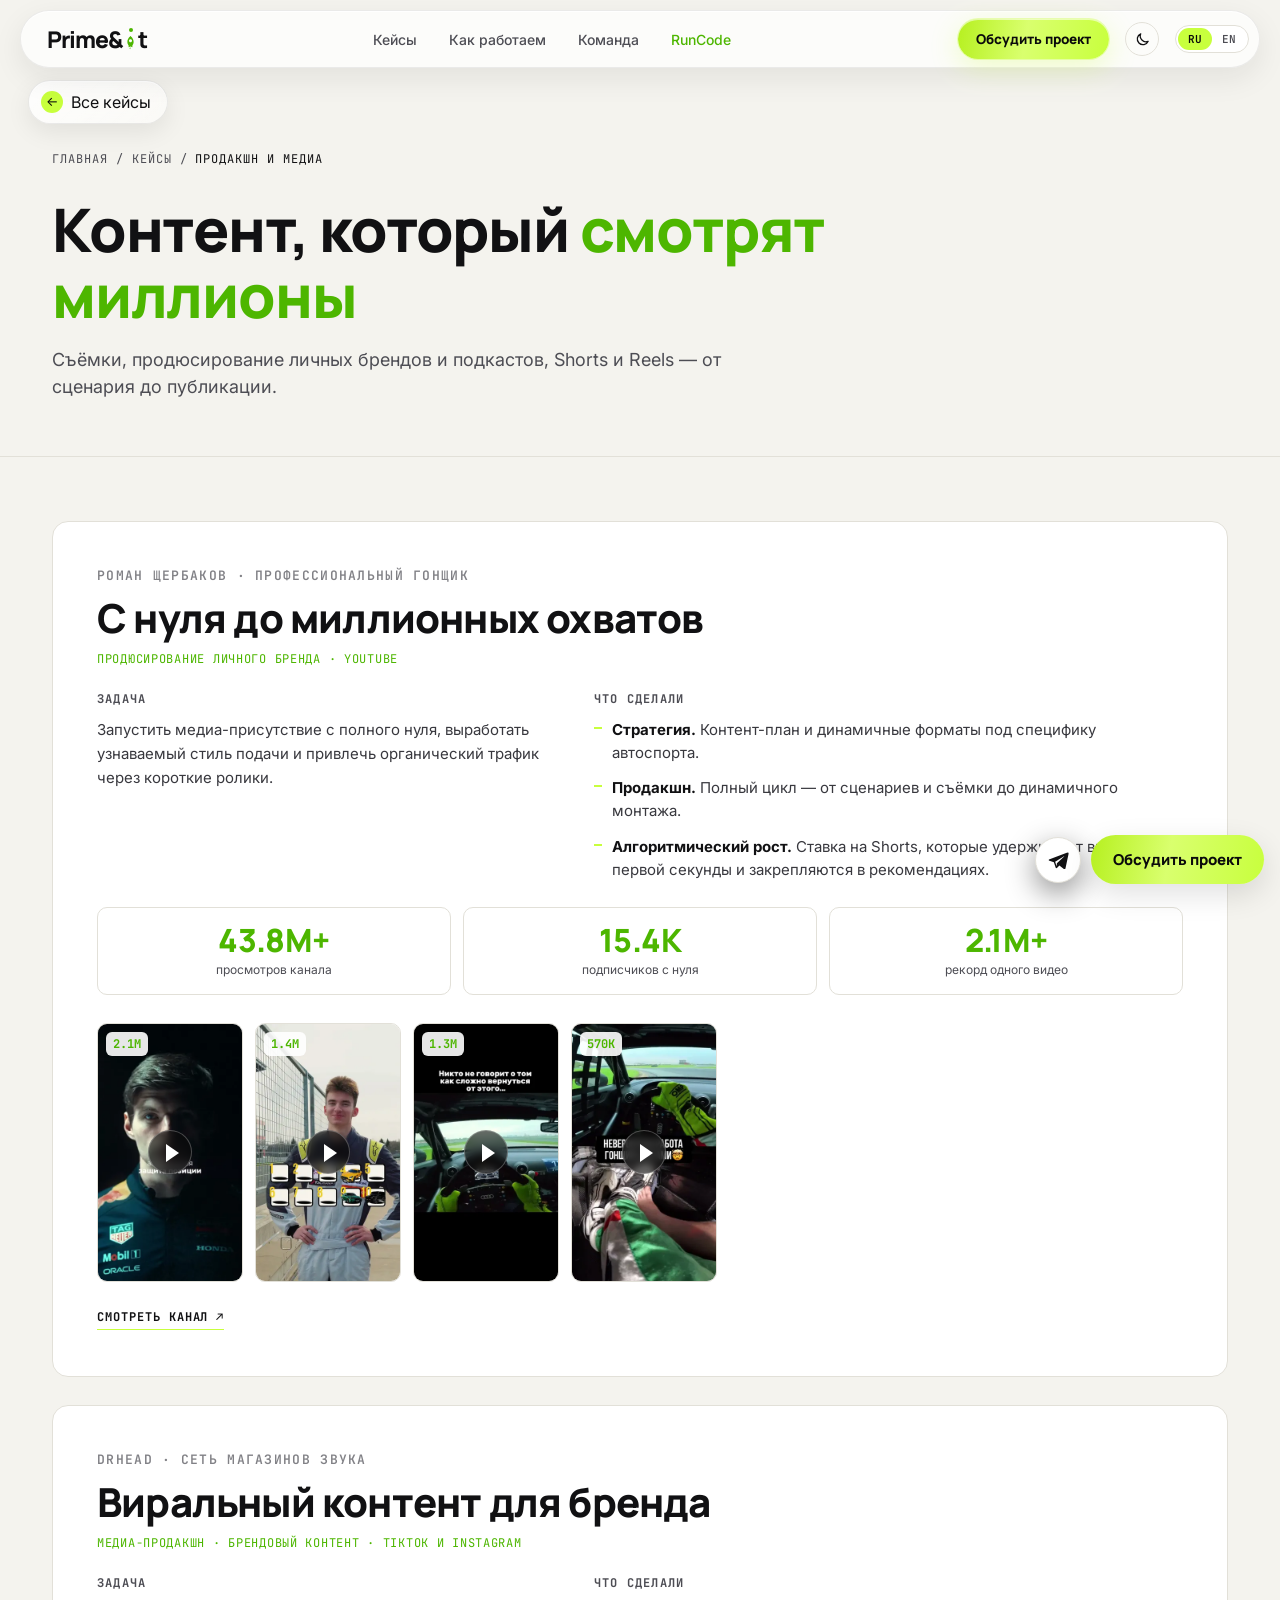
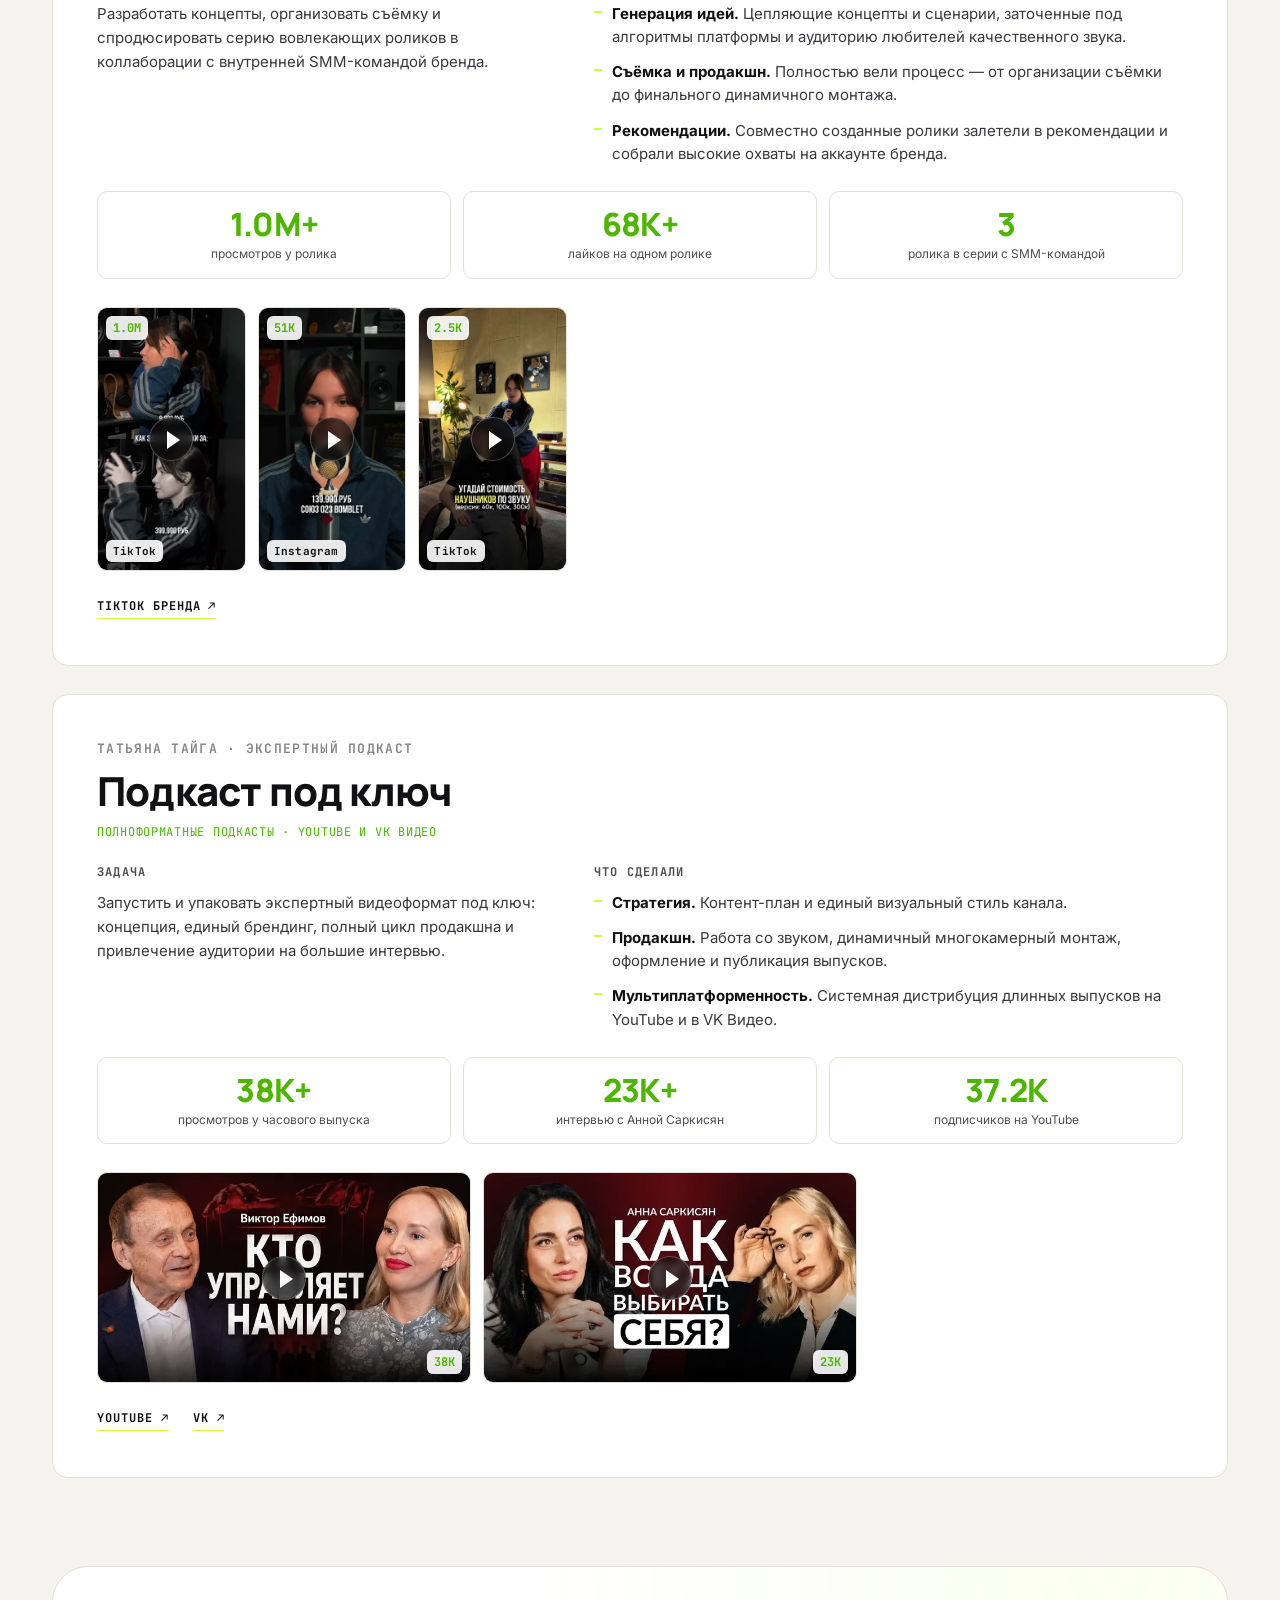
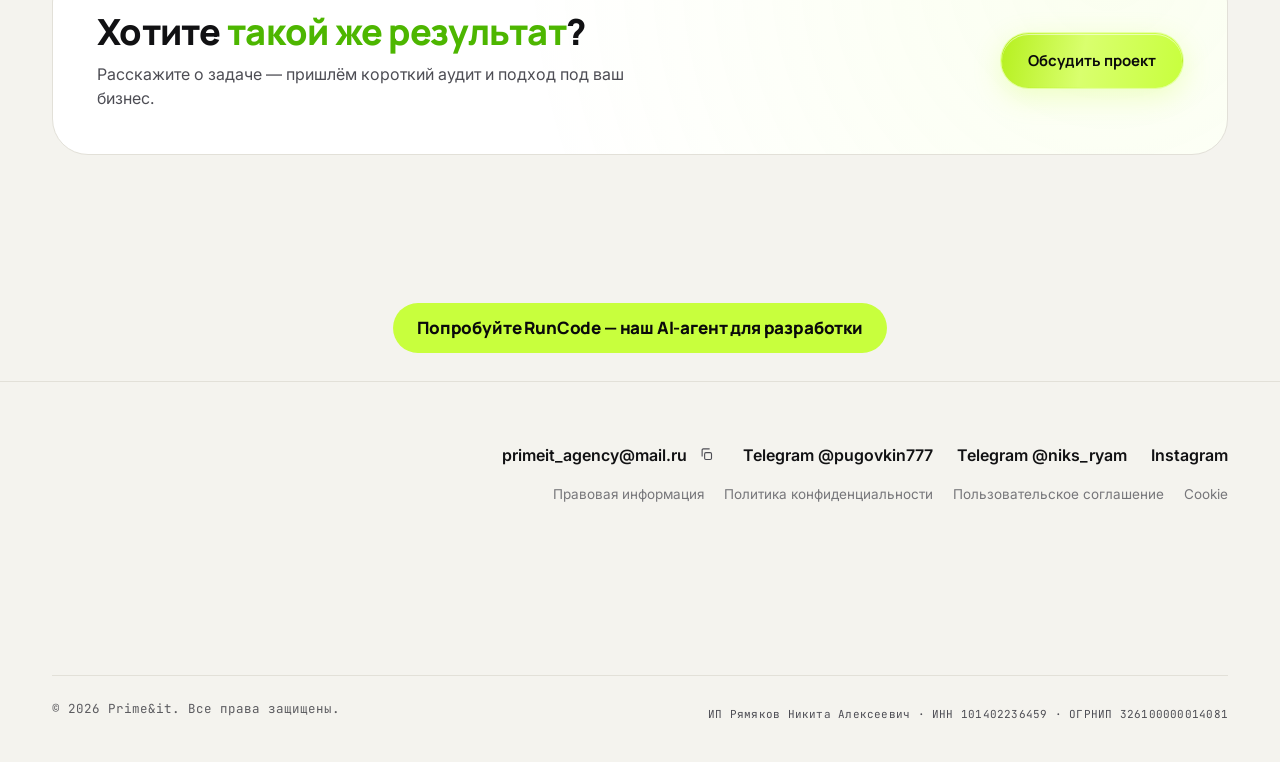
<file: production.html>
<!DOCTYPE html>
<html lang="ru">
<head>
<script>(function(){var t;try{t=localStorage.getItem('theme')}catch(e){}if(t!=='light'&&t!=='dark'){t=window.matchMedia&&matchMedia('(prefers-color-scheme: light)').matches?'light':'dark'}document.documentElement.setAttribute('data-theme',t)})();</script>
<meta charset="UTF-8">
<meta name="viewport" content="width=device-width, initial-scale=1.0">
<title>Продакшн и медиа — кейсы Prime &amp; it</title>
<meta name="description" content="Съёмки, продюсирование личных брендов и подкастов, Shorts и Reels — от сценария до публикации.">

<link rel="preconnect" href="https://fonts.googleapis.com">
<link rel="preconnect" href="https://fonts.gstatic.com" crossorigin>
<link href="https://fonts.googleapis.com/css2?family=Manrope:wght@500;700;800;900&family=Inter:wght@400;500;600&family=JetBrains+Mono:wght@400;500;600;700&display=swap" rel="stylesheet">


<link rel="stylesheet" href="assets/style.css">
</head>
<body>

<header>
  <nav>
    <a href="index.html" class="logo">Prime<span class="logo-amp">&amp;</span><span class="logo-rocket-container"><span class="logo-rocket-dot"></span><svg class="logo-rocket-icon" viewBox="0 0 24 24"><path d="M12 2.5C12 2.5 17 6 17 12C17 14.5 16 16.5 15 17.5L15 20.5L12 19L9 20.5L9 17.5C8 16.5 7 14.5 7 12C7 6 12 2.5 12 2.5ZM12 7.5C10.6 7.5 9.5 8.6 9.5 10C9.5 11.4 10.6 12.5 12 12.5C13.4 12.5 14.5 11.4 14.5 10C14.5 8.6 13.4 7.5 12 7.5Z"/><path d="M12 20.5L12 23.5L10 22L12 20.5Z" opacity="0.8"/></svg></span>t</a>
    
    <div class="nav-center" id="navCenter">
      <div class="nav-links">
        <a href="index.html#cases" data-i18n="nav-cases">Кейсы</a>
        <a href="index.html#process" data-i18n="nav-process">Как работаем</a>
        <a href="index.html#team" data-i18n="nav-team">Команда</a>
        <a href="store/index.html" class="nav-product">RunCode</a>
      </div>
    </div>

    <div class="nav-right">
      <a href="index.html#cta" class="btn-header" data-i18n="nav-btn-cta">Обсудить проект</a>
      <button class="theme-toggle" id="themeToggle" type="button" aria-label="Светлая / тёмная тема" title="Светлая / тёмная тема"><svg class="i-sun" viewBox="0 0 24 24" fill="none" stroke="currentColor" stroke-width="1.8" stroke-linecap="round"><circle cx="12" cy="12" r="4.2"/><path d="M12 2.5v2.2M12 19.3v2.2M2.5 12h2.2M19.3 12h2.2M5.3 5.3l1.6 1.6M17.1 17.1l1.6 1.6M5.3 18.7l1.6-1.6M17.1 6.9l1.6-1.6"/></svg><svg class="i-moon" viewBox="0 0 24 24" fill="none" stroke="currentColor" stroke-width="1.8" stroke-linejoin="round"><path d="M20 14.5A8 8 0 0 1 9.5 4a8 8 0 1 0 10.5 10.5z"/></svg></button>
      <div class="lang-switch">
        <button class="lang-btn active" id="btn-ru">RU</button>
        <button class="lang-btn" id="btn-en">EN</button>
      </div>
      <button class="menu-toggle" id="menuToggle" aria-label="Открыть меню">
        <span></span>
        <span></span>
        <span></span>
      </button>
    </div>
  </nav>
</header>

<main id="top">

  <section class="page-hero">
    <div class="wrap">
      <div class="crumbs" aria-label="breadcrumbs"><a href="index.html" data-i18n="g-home">Главная</a><span>/</span><a href="index.html#cases" data-i18n="nav-cases">Кейсы</a><span>/</span><span data-i18n="gn-production">Продакшн и медиа</span></div>
      <h1 data-i18n="pro-48">Контент, который <span class="highlight-accent">смотрят миллионы</span></h1>
      <p class="page-lead" data-i18n="pro-49">Съёмки, продюсирование личных брендов и подкастов, Shorts и Reels — от сценария до публикации.</p>
    </div>
  </section>
  <a class="back-float" href="index.html#cases" aria-label="Назад к кейсам"><span class="back-float-ico" aria-hidden="true">←</span><span data-i18n="x-back">Все кейсы</span></a>

  <section class="case-list">
    <div class="wrap">
      <article class="case-card" id="roman-shcherbakov" data-reveal>
        <div class="case-card-head">
          <span class="case-client-tag" data-i18n="pro-1">РОМАН ЩЕРБАКОВ · ПРОФЕССИОНАЛЬНЫЙ ГОНЩИК</span>
          <h2 class="case-card-title" data-i18n="pro-2">С нуля до миллионных охватов</h2>
          <span class="case-card-dir" data-i18n="pro-3">Продюсирование личного бренда · YouTube</span>
        </div>
        <div class="case-card-cols">
          <div class="case-card-col">
            <h4 data-i18n="pro-4">Задача</h4>
            <p data-i18n="pro-5">Запустить медиа-присутствие с полного нуля, выработать узнаваемый стиль подачи и привлечь органический трафик через короткие ролики.</p>
          </div>
          <div class="case-card-col">
            <h4 data-i18n="pro-6">Что сделали</h4>
            <ul class="case-did">
              <li><b data-i18n="pro-7">Стратегия.</b> <span data-i18n="pro-8">Контент-план и динамичные форматы под специфику автоспорта.</span></li>
              <li><b data-i18n="pro-9">Продакшн.</b> <span data-i18n="pro-10">Полный цикл — от сценариев и съёмки до динамичного монтажа.</span></li>
              <li><b data-i18n="pro-11">Алгоритмический рост.</b> <span data-i18n="pro-12">Ставка на Shorts, которые удерживают внимание с первой секунды и закрепляются в рекомендациях.</span></li>
            </ul>
          </div>
        </div>
        <div class="case-metrics case-metrics--page">
          <div class="case-metric"><span class="case-metric-num">43.8M+</span><span class="case-metric-label" data-i18n="pro-13">просмотров канала</span></div>
          <div class="case-metric"><span class="case-metric-num">15.4K</span><span class="case-metric-label" data-i18n="pro-14">подписчиков с нуля</span></div>
          <div class="case-metric"><span class="case-metric-num">2.1M+</span><span class="case-metric-label" data-i18n="pro-15">рекорд одного видео</span></div>
        </div>
        <div class="case-shots case-shots--v">
          <a class="case-shot js-video" href="https://www.youtube.com/watch?v=-c0a0AyJ4a8" data-yt="-c0a0AyJ4a8" data-vertical target="_blank" rel="noopener"><img src="img/rs-1.webp" alt="Shorts Романа Щербакова" loading="lazy"><span class="case-shot-views">2.1M</span><span class="case-play" aria-hidden="true"></span></a>
          <a class="case-shot js-video" href="https://www.youtube.com/watch?v=4l50l4WOplA" data-yt="4l50l4WOplA" data-vertical target="_blank" rel="noopener"><img src="img/rs-2.webp" alt="Shorts Романа Щербакова" loading="lazy"><span class="case-shot-views">1.4M</span><span class="case-play" aria-hidden="true"></span></a>
          <a class="case-shot js-video" href="https://www.youtube.com/watch?v=8nhjkbhTs7g" data-yt="8nhjkbhTs7g" data-vertical target="_blank" rel="noopener"><img src="img/rs-3.webp" alt="Shorts Романа Щербакова" loading="lazy"><span class="case-shot-views">1.3M</span><span class="case-play" aria-hidden="true"></span></a>
          <a class="case-shot js-video" href="https://www.youtube.com/watch?v=us-p-hZV5sk" data-yt="us-p-hZV5sk" data-vertical target="_blank" rel="noopener"><img src="img/rs-4.webp" alt="Shorts Романа Щербакова" loading="lazy"><span class="case-shot-views">570K</span><span class="case-play" aria-hidden="true"></span></a>
        </div>
        <div class="case-links case-links--left">
          <a class="case-link" href="https://www.youtube.com/@romanshcherbakov27" target="_blank" rel="noopener"><span data-i18n="pro-16">Смотреть канал ↗</span></a>
        </div>
      </article>

      <article class="case-card" id="drhead" data-reveal>
        <div class="case-card-head">
          <span class="case-client-tag" data-i18n="pro-17">DRHEAD · СЕТЬ МАГАЗИНОВ ЗВУКА</span>
          <h2 class="case-card-title" data-i18n="pro-18">Виральный контент для бренда</h2>
          <span class="case-card-dir" data-i18n="pro-19">Медиа-продакшн · брендовый контент · TikTok и Instagram</span>
        </div>
        <div class="case-card-cols">
          <div class="case-card-col">
            <h4 data-i18n="pro-20">Задача</h4>
            <p data-i18n="pro-21">Разработать концепты, организовать съёмку и спродюсировать серию вовлекающих роликов в коллаборации с внутренней SMM-командой бренда.</p>
          </div>
          <div class="case-card-col">
            <h4 data-i18n="pro-22">Что сделали</h4>
            <ul class="case-did">
              <li><b data-i18n="pro-23">Генерация идей.</b> <span data-i18n="pro-24">Цепляющие концепты и сценарии, заточенные под алгоритмы платформы и аудиторию любителей качественного звука.</span></li>
              <li><b data-i18n="pro-25">Съёмка и продакшн.</b> <span data-i18n="pro-26">Полностью вели процесс — от организации съёмки до финального динамичного монтажа.</span></li>
              <li><b data-i18n="pro-27">Рекомендации.</b> <span data-i18n="pro-28">Совместно созданные ролики залетели в рекомендации и собрали высокие охваты на аккаунте бренда.</span></li>
            </ul>
          </div>
        </div>
        <div class="case-metrics case-metrics--page">
          <div class="case-metric"><span class="case-metric-num">1.0M+</span><span class="case-metric-label" data-i18n="pro-29">просмотров у ролика</span></div>
          <div class="case-metric"><span class="case-metric-num">68K+</span><span class="case-metric-label" data-i18n="pro-30">лайков на одном ролике</span></div>
          <div class="case-metric"><span class="case-metric-num">3</span><span class="case-metric-label" data-i18n="pro-31">ролика в серии с SMM-командой</span></div>
        </div>
        <div class="case-shots case-shots--v case-shots--3">
          <a class="case-shot js-video" href="video/dh-1.mp4" data-mp4="video/dh-1.mp4" data-vertical target="_blank" rel="noopener"><img src="img/dh-1.webp" alt="TikTok DrHead: наушники за 9 990 и 399 990 ₽" loading="lazy"><span class="case-shot-views">1.0M</span><span class="case-shot-platform">TikTok</span><span class="case-play" aria-hidden="true"></span></a>
          <a class="case-shot js-video" href="https://www.instagram.com/reel/DdelWbUsJLo/" data-ig="DdelWbUsJLo" data-vertical target="_blank" rel="noopener"><img src="img/dh-2.webp" alt="Instagram Reels DrHead: сравнение микрофонов" loading="lazy"><span class="case-shot-views">51K</span><span class="case-shot-platform">Instagram</span><span class="case-play" aria-hidden="true"></span></a>
          <a class="case-shot js-video" href="video/dh-3.mp4" data-mp4="video/dh-3.mp4" data-vertical target="_blank" rel="noopener"><img src="img/dh-3.webp" alt="TikTok DrHead: угадай стоимость наушников" loading="lazy"><span class="case-shot-views">2.5K</span><span class="case-shot-platform">TikTok</span><span class="case-play" aria-hidden="true"></span></a>
        </div>
        <div class="case-links case-links--left">
          <a class="case-link" href="https://www.tiktok.com/@drhead77" target="_blank" rel="noopener"><span data-i18n="pro-32">TikTok бренда ↗</span></a>
        </div>
      </article>

      <article class="case-card" id="tatiana-taiga" data-reveal>
        <div class="case-card-head">
          <span class="case-client-tag" data-i18n="pro-33">ТАТЬЯНА ТАЙГА · ЭКСПЕРТНЫЙ ПОДКАСТ</span>
          <h2 class="case-card-title" data-i18n="pro-34">Подкаст под ключ</h2>
          <span class="case-card-dir" data-i18n="pro-35">Полноформатные подкасты · YouTube и VK Видео</span>
        </div>
        <div class="case-card-cols">
          <div class="case-card-col">
            <h4 data-i18n="pro-36">Задача</h4>
            <p data-i18n="pro-37">Запустить и упаковать экспертный видеоформат под ключ: концепция, единый брендинг, полный цикл продакшна и привлечение аудитории на большие интервью.</p>
          </div>
          <div class="case-card-col">
            <h4 data-i18n="pro-38">Что сделали</h4>
            <ul class="case-did">
              <li><b data-i18n="pro-39">Стратегия.</b> <span data-i18n="pro-40">Контент-план и единый визуальный стиль канала.</span></li>
              <li><b data-i18n="pro-41">Продакшн.</b> <span data-i18n="pro-42">Работа со звуком, динамичный многокамерный монтаж, оформление и публикация выпусков.</span></li>
              <li><b data-i18n="pro-43">Мультиплатформенность.</b> <span data-i18n="pro-44">Системная дистрибуция длинных выпусков на YouTube и в VK Видео.</span></li>
            </ul>
          </div>
        </div>
        <div class="case-metrics case-metrics--page">
          <div class="case-metric"><span class="case-metric-num">38K+</span><span class="case-metric-label" data-i18n="pro-45">просмотров у часового выпуска</span></div>
          <div class="case-metric"><span class="case-metric-num">23K+</span><span class="case-metric-label" data-i18n="pro-46">интервью с Анной Саркисян</span></div>
          <div class="case-metric"><span class="case-metric-num">37.2K</span><span class="case-metric-label" data-i18n="pro-47">подписчиков на YouTube</span></div>
        </div>
        <div class="case-shots case-shots--h">
          <a class="case-shot js-video" href="https://www.youtube.com/watch?v=yFXzdQoCsuY" data-yt="yFXzdQoCsuY" target="_blank" rel="noopener"><img src="img/tt-1.webp" alt="Выпуск подкаста Татьяны Тайги" loading="lazy"><span class="case-shot-views">38K</span><span class="case-play" aria-hidden="true"></span></a>
          <a class="case-shot js-video" href="https://www.youtube.com/watch?v=eqKIAdnNB88" data-yt="eqKIAdnNB88" target="_blank" rel="noopener"><img src="img/tt-2.webp" alt="Выпуск подкаста Татьяны Тайги" loading="lazy"><span class="case-shot-views">23K</span><span class="case-play" aria-hidden="true"></span></a>
        </div>
        <div class="case-links case-links--left">
          <a class="case-link" href="https://www.youtube.com/@tatiana_taiga" target="_blank" rel="noopener">YouTube ↗</a>
          <a class="case-link" href="https://vk.ru/tatiana_taiga" target="_blank" rel="noopener">VK ↗</a>
        </div>
      </article>
    </div>
  </section>

  <section class="page-cta">
    <div class="wrap"><div class="page-cta-inner" data-reveal>
      <div>
        <h2 data-i18n="g-cta-title">Хотите <span class="highlight-accent">такой же результат</span>?</h2>
        <p data-i18n="g-cta-desc">Расскажите о задаче — пришлём короткий аудит и подход под ваш бизнес.</p>
      </div>
      <button class="btn btn-solid" data-lead data-i18n="nav-btn-cta">Обсудить проект</button>
    </div></div>
  </section>

</main>

<a class="lime-strip" href="store/index.html"><span data-i18n="strip-rc">Попробуйте RunCode — наш AI-агент для разработки</span></a>
<footer>
  <div class="wrap">
    <div class="foot-container">
      <!-- Первая строка: Почта, Telegram, Instagram -->
      <div class="foot-row">
        <div class="foot-links-primary">
          <span class="mail-wrap"><a href="mailto:primeit_agency@mail.ru">primeit_agency@mail.ru</a><button class="copy-mail" data-copy="primeit_agency@mail.ru" aria-label="Скопировать почту" title="Скопировать"><svg viewBox="0 0 24 24" fill="none" stroke="currentColor" stroke-width="1.8"><rect x="9" y="9" width="11" height="11" rx="2"/><path d="M5 15V5a2 2 0 0 1 2-2h10"/></svg></button></span>
          <a href="https://t.me/pugovkin777" target="_blank" rel="noopener" class="foot-tg">Telegram @pugovkin777</a>
          <a href="https://t.me/niks_ryam" target="_blank" rel="noopener" class="foot-tg">Telegram @niks_ryam</a>
          <a href="https://www.instagram.com/pugovkinn777/" target="_blank" rel="noopener">Instagram</a>
        </div>
      </div>

      <!-- Вторая строка: Cookie Policy, Terms, Privacy -->
      <div class="foot-row">
        <div class="foot-links-secondary">
          <a href="legal.html" data-i18n="foot-legal">Правовая информация</a>
          <a href="privacy.html" data-i18n="foot-privacy">Политика конфиденциальности</a>
          <a href="terms.html" data-i18n="foot-terms">Пользовательское соглашение</a>
          <a href="cookies.html" data-i18n="foot-cookie">Cookie</a>
        </div>
      </div>
    </div>

    <!-- Большой анимированный логотип (идеально по центру) -->
    <div class="footer-gigantic-logo-wrap">
      <div class="footer-gigantic-logo" id="footerLogo">
        <span class="f-letter">P</span><span class="f-letter">R</span><span class="f-letter">I</span><span class="f-letter">M</span><span class="f-letter">E</span><span class="f-letter">&amp;</span><span class="f-letter">I</span><span class="f-letter">T</span>
      </div>
    </div>

    <div class="foot-bottom">
      <span data-i18n="foot-copy">© 2026 Prime&amp;it. Все права защищены.</span>
      <span class="foot-req">ИП Рямяков Никита Алексеевич · ИНН 101402236459 · ОГРНИП 326100000014081</span>
    </div>
  </div>
</footer>

<div class="float-cta" id="floatCta"><a class="float-tg" href="https://t.me/pugovkin777" target="_blank" rel="noopener" aria-label="Telegram"><svg viewBox="0 0 24 24" fill="currentColor"><path d="M21.6 4.1 2.9 11.3c-1.3.5-1.3 1.2-.2 1.6l4.8 1.5 1.8 5.6c.2.6.1.9.8.9.5 0 .7-.2 1-.5l2.4-2.3 4.9 3.6c.9.5 1.6.2 1.8-.8l3.3-15.4c.3-1.3-.5-1.9-1.4-1.4ZM8.9 14l9.3-5.9c.5-.3.9-.1.5.2l-7.9 7.2-.3 3.3L8.9 14Z"/></svg></a><button class="float-btn" data-lead data-i18n="float-cta">Обсудить проект</button></div>

<div class="lead-modal" id="leadModal" role="dialog" aria-modal="true" aria-labelledby="leadTitle">
  <div class="lead-box">
    <button class="lead-x" data-lead-close aria-label="Закрыть">×</button>
    <h3 id="leadTitle" data-i18n="lead-title">Обсудим ваш проект</h3>
    <p class="lead-sub" data-i18n="lead-sub">Пришлём короткий аудит и подход под вашу задачу.</p>
    <form class="lead-form" data-lead-form novalidate>
      <input type="text" name="website" class="hp" tabindex="-1" autocomplete="off" aria-hidden="true">
      <input type="text" name="name" required data-ph="lead-name" placeholder="Имя">
      <input type="text" name="contact" required data-ph="lead-contact" placeholder="Телефон или Telegram">
      <p class="lead-label" data-i18n="lead-dirs">Какие направления нужны?</p>
      <div class="chips"><label class="chip"><input type="checkbox" name="dirs" value="Продакшн и медиа"><span data-i18n="dir-production">Продакшн и медиа</span></label><label class="chip"><input type="checkbox" name="dirs" value="ИИ-продакшн"><span data-i18n="dir-ai">ИИ-продакшн</span></label><label class="chip"><input type="checkbox" name="dirs" value="Сайты и IT"><span data-i18n="dir-web">Сайты и IT</span></label><label class="chip"><input type="checkbox" name="dirs" value="Автоматизация и AI-боты"><span data-i18n="dir-automation">Автоматизация и AI-боты</span></label></div>
      <textarea name="task" rows="3" data-ph="lead-task" placeholder="Расскажите о задаче"></textarea>
      <label class="consent"><input type="checkbox" name="consent" required><span data-i18n="lead-consent">Я даю <a href="consent.html" target="_blank">согласие на обработку персональных данных</a> и принимаю <a href="privacy.html" target="_blank">Политику конфиденциальности</a></span></label>
      <button type="submit" class="btn btn-solid" data-i18n="lead-send">Отправить заявку</button>
      <div class="lead-done" hidden><p data-i18n="lead-done">Откроется почтовое приложение с готовым письмом — отправьте его, и мы свяжемся с вами.</p><p><span data-i18n="lead-done-alt">Если письмо не открылось, напишите нам на</span> <a href="mailto:primeit_agency@mail.ru">primeit_agency@mail.ru</a></p></div>
    </form>
  </div>
</div>
<div class="toast" id="toast" role="status"></div>
<script>
  window.PAGE_I18N = {"ru": {"pro-1": "РОМАН ЩЕРБАКОВ · ПРОФЕССИОНАЛЬНЫЙ ГОНЩИК", "pro-2": "С нуля до миллионных охватов", "pro-3": "Продюсирование личного бренда · YouTube", "pro-4": "Задача", "pro-5": "Запустить медиа-присутствие с полного нуля, выработать узнаваемый стиль подачи и привлечь органический трафик через короткие ролики.", "pro-6": "Что сделали", "pro-7": "Стратегия.", "pro-8": "Контент-план и динамичные форматы под специфику автоспорта.", "pro-9": "Продакшн.", "pro-10": "Полный цикл — от сценариев и съёмки до динамичного монтажа.", "pro-11": "Алгоритмический рост.", "pro-12": "Ставка на Shorts, которые удерживают внимание с первой секунды и закрепляются в рекомендациях.", "pro-13": "просмотров канала", "pro-14": "подписчиков с нуля", "pro-15": "рекорд одного видео", "pro-16": "Смотреть канал ↗", "pro-17": "DRHEAD · СЕТЬ МАГАЗИНОВ ЗВУКА", "pro-18": "Виральный контент для бренда", "pro-19": "Медиа-продакшн · брендовый контент · TikTok и Instagram", "pro-20": "Задача", "pro-21": "Разработать концепты, организовать съёмку и спродюсировать серию вовлекающих роликов в коллаборации с внутренней SMM-командой бренда.", "pro-22": "Что сделали", "pro-23": "Генерация идей.", "pro-24": "Цепляющие концепты и сценарии, заточенные под алгоритмы платформы и аудиторию любителей качественного звука.", "pro-25": "Съёмка и продакшн.", "pro-26": "Полностью вели процесс — от организации съёмки до финального динамичного монтажа.", "pro-27": "Рекомендации.", "pro-28": "Совместно созданные ролики залетели в рекомендации и собрали высокие охваты на аккаунте бренда.", "pro-29": "просмотров у ролика", "pro-30": "лайков на одном ролике", "pro-31": "ролика в серии с SMM-командой", "pro-32": "TikTok бренда ↗", "pro-33": "ТАТЬЯНА ТАЙГА · ЭКСПЕРТНЫЙ ПОДКАСТ", "pro-34": "Подкаст под ключ", "pro-35": "Полноформатные подкасты · YouTube и VK Видео", "pro-36": "Задача", "pro-37": "Запустить и упаковать экспертный видеоформат под ключ: концепция, единый брендинг, полный цикл продакшна и привлечение аудитории на большие интервью.", "pro-38": "Что сделали", "pro-39": "Стратегия.", "pro-40": "Контент-план и единый визуальный стиль канала.", "pro-41": "Продакшн.", "pro-42": "Работа со звуком, динамичный многокамерный монтаж, оформление и публикация выпусков.", "pro-43": "Мультиплатформенность.", "pro-44": "Системная дистрибуция длинных выпусков на YouTube и в VK Видео.", "pro-45": "просмотров у часового выпуска", "pro-46": "интервью с Анной Саркисян", "pro-47": "подписчиков на YouTube", "pro-48": "Контент, который <span class=\"highlight-accent\">смотрят миллионы</span>", "pro-49": "Съёмки, продюсирование личных брендов и подкастов, Shorts и Reels — от сценария до публикации.", "gn-production": "Продакшн и медиа", "gn-ai": "ИИ-продакшн", "gn-web": "Сайты и IT"}, "en": {"pro-1": "ROMAN SHCHERBAKOV · PRO RACING DRIVER", "pro-2": "From zero to millions of views", "pro-3": "Personal brand production · YouTube", "pro-4": "Task", "pro-5": "Launch a media presence from scratch, develop a recognizable style and drive organic traffic with short-form video.", "pro-6": "What we did", "pro-7": "Strategy.", "pro-8": "Content plan and dynamic formats built around motorsport.", "pro-9": "Production.", "pro-10": "Full cycle — from scripts and filming to dynamic editing.", "pro-11": "Algorithmic growth.", "pro-12": "Focus on Shorts that hook from the first second and stay in recommendations.", "pro-13": "channel views", "pro-14": "subscribers from zero", "pro-15": "single-video record", "pro-16": "Watch the channel ↗", "pro-17": "DRHEAD · AUDIO STORE CHAIN", "pro-18": "Viral content for a brand", "pro-19": "Media production · branded content · TikTok & Instagram", "pro-20": "Task", "pro-21": "Develop concepts, organise the shoot and produce a series of engaging videos together with the brand's in-house SMM team.", "pro-22": "What we did", "pro-23": "Ideas.", "pro-24": "Hooky concepts and scripts built for the platform's algorithm and an audience of sound lovers.", "pro-25": "Filming and production.", "pro-26": "We ran the whole process — from organising the shoot to the final dynamic edit.", "pro-27": "Recommendations.", "pro-28": "The co-created videos hit the recommendations and drove strong reach on the brand's account.", "pro-29": "views on one video", "pro-30": "likes on one video", "pro-31": "videos in the series with the SMM team", "pro-32": "Brand TikTok ↗", "pro-33": "TATIANA TAIGA · EXPERT PODCAST", "pro-34": "Turnkey podcast", "pro-35": "Long-form podcasts · YouTube & VK Video", "pro-36": "Task", "pro-37": "Launch and package an expert video format end to end: concept, unified branding, full production and an audience for long-form interviews.", "pro-38": "What we did", "pro-39": "Strategy.", "pro-40": "Content plan and a unified visual identity for the channel.", "pro-41": "Production.", "pro-42": "Sound, dynamic multi-camera editing, design and publishing of every episode.", "pro-43": "Multi-platform.", "pro-44": "Consistent distribution of long-form episodes on YouTube and VK Video.", "pro-45": "views on a one-hour episode", "pro-46": "interview with Anna Sarkisyan", "pro-47": "YouTube subscribers", "pro-48": "Content <span class=\"highlight-accent\">millions watch</span>", "pro-49": "Filming, producing personal brands and podcasts, Shorts and Reels — from script to publishing.", "gn-production": "Production & Media", "gn-ai": "AI Production", "gn-web": "Web & IT"}};
</script>
<script src="assets/config.js"></script>
<script src="assets/app.js"></script>
</body>
</html>
</file>
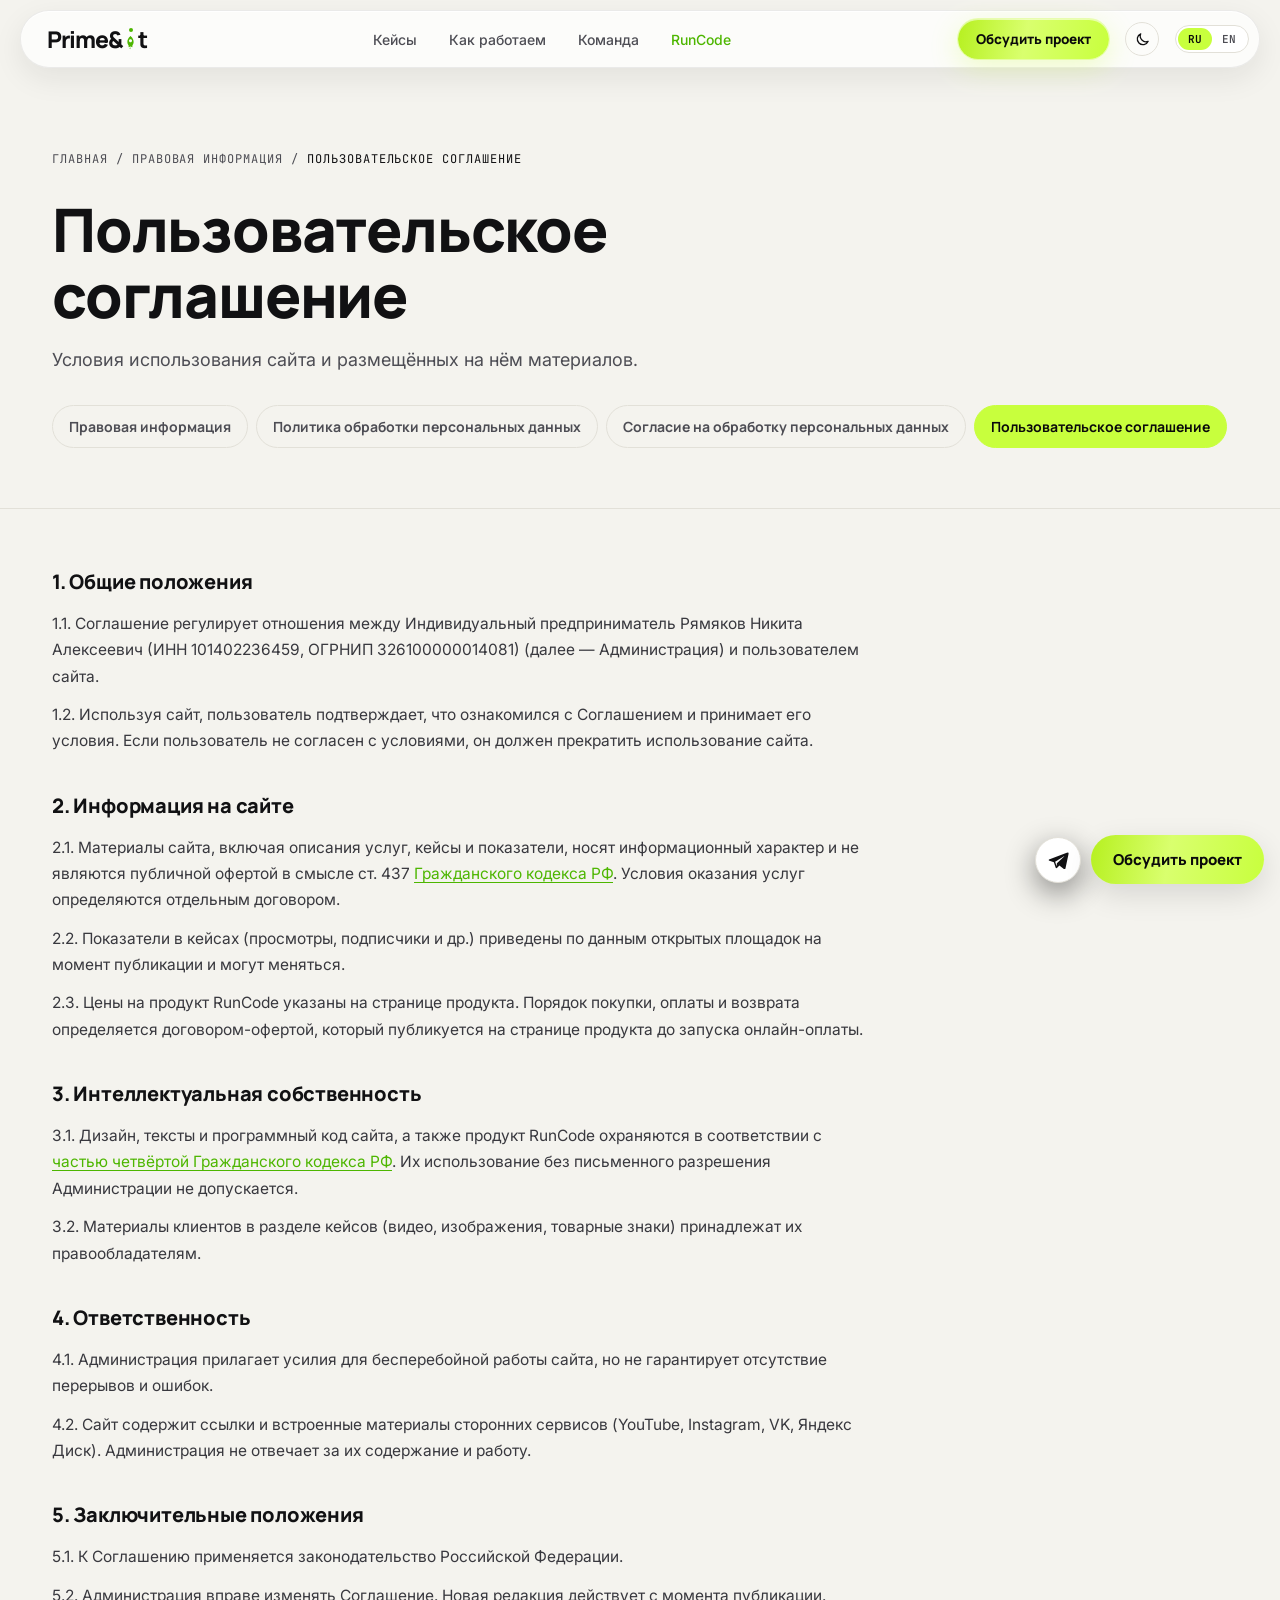
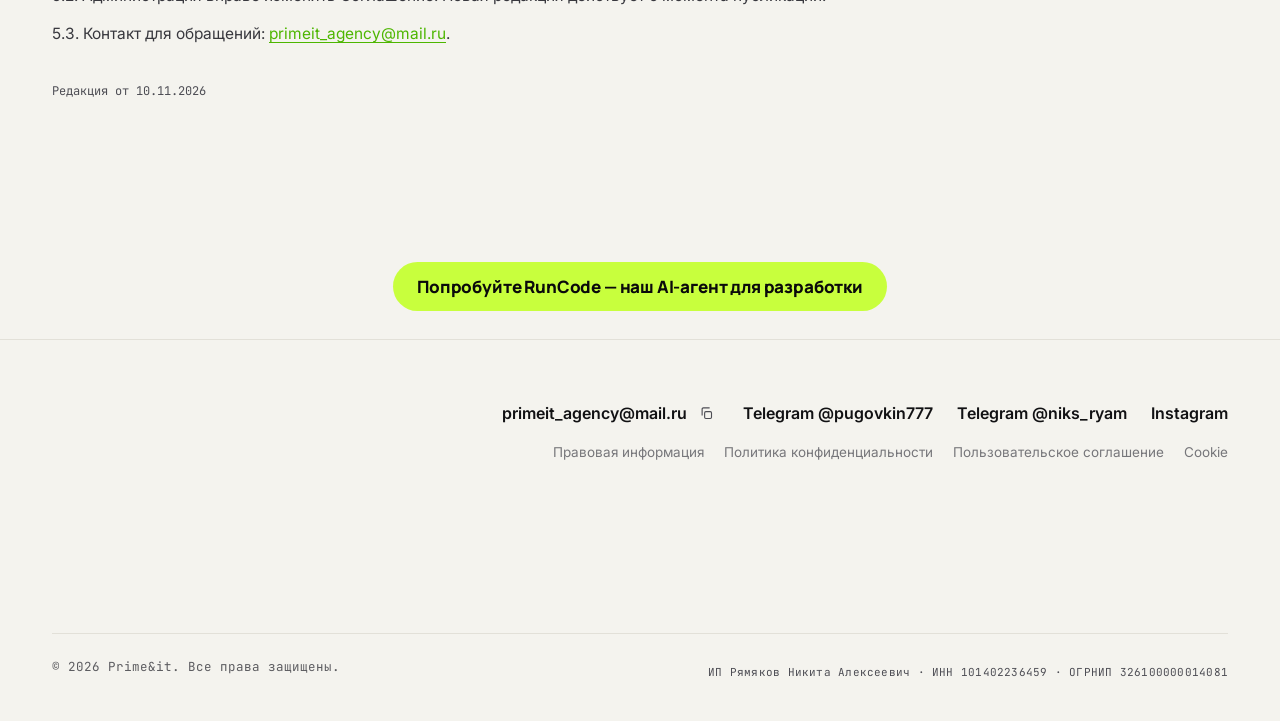
<file: terms.html>
<!DOCTYPE html>
<html lang="ru">
<head>
<script>(function(){var t;try{t=localStorage.getItem('theme')}catch(e){}if(t!=='light'&&t!=='dark'){t=window.matchMedia&&matchMedia('(prefers-color-scheme: light)').matches?'light':'dark'}document.documentElement.setAttribute('data-theme',t)})();</script>
<meta charset="UTF-8">
<meta name="viewport" content="width=device-width, initial-scale=1.0">
<title>Пользовательское соглашение — Prime &amp; it</title>
<meta name="description" content="Условия использования сайта и размещённых на нём материалов.">

<link rel="preconnect" href="https://fonts.googleapis.com">
<link rel="preconnect" href="https://fonts.gstatic.com" crossorigin>
<link href="https://fonts.googleapis.com/css2?family=Manrope:wght@500;700;800;900&family=Inter:wght@400;500;600&family=JetBrains+Mono:wght@400;500;600;700&display=swap" rel="stylesheet">


<link rel="stylesheet" href="assets/style.css">
</head>
<body>

<header>
  <nav>
    <a href="index.html" class="logo">Prime<span class="logo-amp">&amp;</span><span class="logo-rocket-container"><span class="logo-rocket-dot"></span><svg class="logo-rocket-icon" viewBox="0 0 24 24"><path d="M12 2.5C12 2.5 17 6 17 12C17 14.5 16 16.5 15 17.5L15 20.5L12 19L9 20.5L9 17.5C8 16.5 7 14.5 7 12C7 6 12 2.5 12 2.5ZM12 7.5C10.6 7.5 9.5 8.6 9.5 10C9.5 11.4 10.6 12.5 12 12.5C13.4 12.5 14.5 11.4 14.5 10C14.5 8.6 13.4 7.5 12 7.5Z"/><path d="M12 20.5L12 23.5L10 22L12 20.5Z" opacity="0.8"/></svg></span>t</a>
    
    <div class="nav-center" id="navCenter">
      <div class="nav-links">
        <a href="index.html#cases" data-i18n="nav-cases">Кейсы</a>
        <a href="index.html#process" data-i18n="nav-process">Как работаем</a>
        <a href="index.html#team" data-i18n="nav-team">Команда</a>
        <a href="store/index.html" class="nav-product">RunCode</a>
      </div>
    </div>

    <div class="nav-right">
      <a href="index.html#cta" class="btn-header" data-i18n="nav-btn-cta">Обсудить проект</a>
      <button class="theme-toggle" id="themeToggle" type="button" aria-label="Светлая / тёмная тема" title="Светлая / тёмная тема"><svg class="i-sun" viewBox="0 0 24 24" fill="none" stroke="currentColor" stroke-width="1.8" stroke-linecap="round"><circle cx="12" cy="12" r="4.2"/><path d="M12 2.5v2.2M12 19.3v2.2M2.5 12h2.2M19.3 12h2.2M5.3 5.3l1.6 1.6M17.1 17.1l1.6 1.6M5.3 18.7l1.6-1.6M17.1 6.9l1.6-1.6"/></svg><svg class="i-moon" viewBox="0 0 24 24" fill="none" stroke="currentColor" stroke-width="1.8" stroke-linejoin="round"><path d="M20 14.5A8 8 0 0 1 9.5 4a8 8 0 1 0 10.5 10.5z"/></svg></button>
      <div class="lang-switch">
        <button class="lang-btn active" id="btn-ru">RU</button>
        <button class="lang-btn" id="btn-en">EN</button>
      </div>
      <button class="menu-toggle" id="menuToggle" aria-label="Открыть меню">
        <span></span>
        <span></span>
        <span></span>
      </button>
    </div>
  </nav>
</header>

<main id="top">
  <section class="page-hero">
    <div class="wrap">
      <div class="crumbs"><a href="index.html" data-i18n="g-home">Главная</a><span>/</span><a href="legal.html" data-i18n="foot-legal">Правовая информация</a><span>/</span><span>Пользовательское соглашение</span></div>
      <h1 class="legal-h1">Пользовательское соглашение</h1>
      <p class="page-lead">Условия использования сайта и размещённых на нём материалов.</p>
      <p class="legal-lang" data-i18n="legal-lang"></p>
      <div class="genre-tabs"><a class="genre-tab" href="legal.html">Правовая информация</a><a class="genre-tab" href="privacy.html">Политика обработки персональных данных</a><a class="genre-tab" href="consent.html">Согласие на обработку персональных данных</a><a class="genre-tab active" href="terms.html">Пользовательское соглашение</a><a class="genre-tab" href="cookies.html">Политика использования cookie и локального хранилища</a></div>
    </div>
  </section>
  <section class="legal">
    <div class="wrap"><article class="legal-doc">
<h2>1. Общие положения</h2>
<p>1.1. Соглашение регулирует отношения между Индивидуальный предприниматель Рямяков Никита Алексеевич (ИНН 101402236459, ОГРНИП 326100000014081) (далее — Администрация) и пользователем сайта.</p>
<p>1.2. Используя сайт, пользователь подтверждает, что ознакомился с Соглашением и принимает его условия. Если пользователь не согласен с условиями, он должен прекратить использование сайта.</p>

<h2>2. Информация на сайте</h2>
<p>2.1. Материалы сайта, включая описания услуг, кейсы и показатели, носят информационный характер и не являются публичной офертой в смысле ст. 437 <a href="https://www.consultant.ru/document/cons_doc_LAW_5142/" target="_blank" rel="noopener">Гражданского кодекса РФ</a>. Условия оказания услуг определяются отдельным договором.</p>
<p>2.2. Показатели в кейсах (просмотры, подписчики и др.) приведены по данным открытых площадок на момент публикации и могут меняться.</p>
<p>2.3. Цены на продукт RunCode указаны на странице продукта. Порядок покупки, оплаты и возврата определяется договором-офертой, который публикуется на странице продукта до запуска онлайн-оплаты.</p>

<h2>3. Интеллектуальная собственность</h2>
<p>3.1. Дизайн, тексты и программный код сайта, а также продукт RunCode охраняются в соответствии с <a href="https://www.consultant.ru/document/cons_doc_LAW_64629/" target="_blank" rel="noopener">частью четвёртой Гражданского кодекса РФ</a>. Их использование без письменного разрешения Администрации не допускается.</p>
<p>3.2. Материалы клиентов в разделе кейсов (видео, изображения, товарные знаки) принадлежат их правообладателям.</p>

<h2>4. Ответственность</h2>
<p>4.1. Администрация прилагает усилия для бесперебойной работы сайта, но не гарантирует отсутствие перерывов и ошибок.</p>
<p>4.2. Сайт содержит ссылки и встроенные материалы сторонних сервисов (YouTube, Instagram, VK, Яндекс Диск). Администрация не отвечает за их содержание и работу.</p>

<h2>5. Заключительные положения</h2>
<p>5.1. К Соглашению применяется законодательство Российской Федерации.</p>
<p>5.2. Администрация вправе изменять Соглашение. Новая редакция действует с момента публикации.</p>
<p>5.3. Контакт для обращений: <a href="mailto:primeit_agency@mail.ru">primeit_agency@mail.ru</a>.</p>

<p class="legal-date">Редакция от 10.11.2026</p></article></div>
  </section>
</main>

<a class="lime-strip" href="store/index.html"><span data-i18n="strip-rc">Попробуйте RunCode — наш AI-агент для разработки</span></a>
<footer>
  <div class="wrap">
    <div class="foot-container">
      <!-- Первая строка: Почта, Telegram, Instagram -->
      <div class="foot-row">
        <div class="foot-links-primary">
          <span class="mail-wrap"><a href="mailto:primeit_agency@mail.ru">primeit_agency@mail.ru</a><button class="copy-mail" data-copy="primeit_agency@mail.ru" aria-label="Скопировать почту" title="Скопировать"><svg viewBox="0 0 24 24" fill="none" stroke="currentColor" stroke-width="1.8"><rect x="9" y="9" width="11" height="11" rx="2"/><path d="M5 15V5a2 2 0 0 1 2-2h10"/></svg></button></span>
          <a href="https://t.me/pugovkin777" target="_blank" rel="noopener" class="foot-tg">Telegram @pugovkin777</a>
          <a href="https://t.me/niks_ryam" target="_blank" rel="noopener" class="foot-tg">Telegram @niks_ryam</a>
          <a href="https://www.instagram.com/pugovkinn777/" target="_blank" rel="noopener">Instagram</a>
        </div>
      </div>

      <!-- Вторая строка: Cookie Policy, Terms, Privacy -->
      <div class="foot-row">
        <div class="foot-links-secondary">
          <a href="legal.html" data-i18n="foot-legal">Правовая информация</a>
          <a href="privacy.html" data-i18n="foot-privacy">Политика конфиденциальности</a>
          <a href="terms.html" data-i18n="foot-terms">Пользовательское соглашение</a>
          <a href="cookies.html" data-i18n="foot-cookie">Cookie</a>
        </div>
      </div>
    </div>

    <!-- Большой анимированный логотип (идеально по центру) -->
    <div class="footer-gigantic-logo-wrap">
      <div class="footer-gigantic-logo" id="footerLogo">
        <span class="f-letter">P</span><span class="f-letter">R</span><span class="f-letter">I</span><span class="f-letter">M</span><span class="f-letter">E</span><span class="f-letter">&amp;</span><span class="f-letter">I</span><span class="f-letter">T</span>
      </div>
    </div>

    <div class="foot-bottom">
      <span data-i18n="foot-copy">© 2026 Prime&amp;it. Все права защищены.</span>
      <span class="foot-req">ИП Рямяков Никита Алексеевич · ИНН 101402236459 · ОГРНИП 326100000014081</span>
    </div>
  </div>
</footer>

<div class="float-cta" id="floatCta"><a class="float-tg" href="https://t.me/pugovkin777" target="_blank" rel="noopener" aria-label="Telegram"><svg viewBox="0 0 24 24" fill="currentColor"><path d="M21.6 4.1 2.9 11.3c-1.3.5-1.3 1.2-.2 1.6l4.8 1.5 1.8 5.6c.2.6.1.9.8.9.5 0 .7-.2 1-.5l2.4-2.3 4.9 3.6c.9.5 1.6.2 1.8-.8l3.3-15.4c.3-1.3-.5-1.9-1.4-1.4ZM8.9 14l9.3-5.9c.5-.3.9-.1.5.2l-7.9 7.2-.3 3.3L8.9 14Z"/></svg></a><button class="float-btn" data-lead data-i18n="float-cta">Обсудить проект</button></div>

<div class="lead-modal" id="leadModal" role="dialog" aria-modal="true" aria-labelledby="leadTitle">
  <div class="lead-box">
    <button class="lead-x" data-lead-close aria-label="Закрыть">×</button>
    <h3 id="leadTitle" data-i18n="lead-title">Обсудим ваш проект</h3>
    <p class="lead-sub" data-i18n="lead-sub">Пришлём короткий аудит и подход под вашу задачу.</p>
    <form class="lead-form" data-lead-form novalidate>
      <input type="text" name="website" class="hp" tabindex="-1" autocomplete="off" aria-hidden="true">
      <input type="text" name="name" required data-ph="lead-name" placeholder="Имя">
      <input type="text" name="contact" required data-ph="lead-contact" placeholder="Телефон или Telegram">
      <p class="lead-label" data-i18n="lead-dirs">Какие направления нужны?</p>
      <div class="chips"><label class="chip"><input type="checkbox" name="dirs" value="Продакшн и медиа"><span data-i18n="dir-production">Продакшн и медиа</span></label><label class="chip"><input type="checkbox" name="dirs" value="ИИ-продакшн"><span data-i18n="dir-ai">ИИ-продакшн</span></label><label class="chip"><input type="checkbox" name="dirs" value="Сайты и IT"><span data-i18n="dir-web">Сайты и IT</span></label><label class="chip"><input type="checkbox" name="dirs" value="Автоматизация и AI-боты"><span data-i18n="dir-automation">Автоматизация и AI-боты</span></label></div>
      <textarea name="task" rows="3" data-ph="lead-task" placeholder="Расскажите о задаче"></textarea>
      <label class="consent"><input type="checkbox" name="consent" required><span data-i18n="lead-consent">Я даю <a href="consent.html" target="_blank">согласие на обработку персональных данных</a> и принимаю <a href="privacy.html" target="_blank">Политику конфиденциальности</a></span></label>
      <button type="submit" class="btn btn-solid" data-i18n="lead-send">Отправить заявку</button>
      <div class="lead-done" hidden><p data-i18n="lead-done">Откроется почтовое приложение с готовым письмом — отправьте его, и мы свяжемся с вами.</p><p><span data-i18n="lead-done-alt">Если письмо не открылось, напишите нам на</span> <a href="mailto:primeit_agency@mail.ru">primeit_agency@mail.ru</a></p></div>
    </form>
  </div>
</div>
<div class="toast" id="toast" role="status"></div>
<script src="assets/config.js"></script>
<script src="assets/app.js"></script>
</body>
</html>
</file>
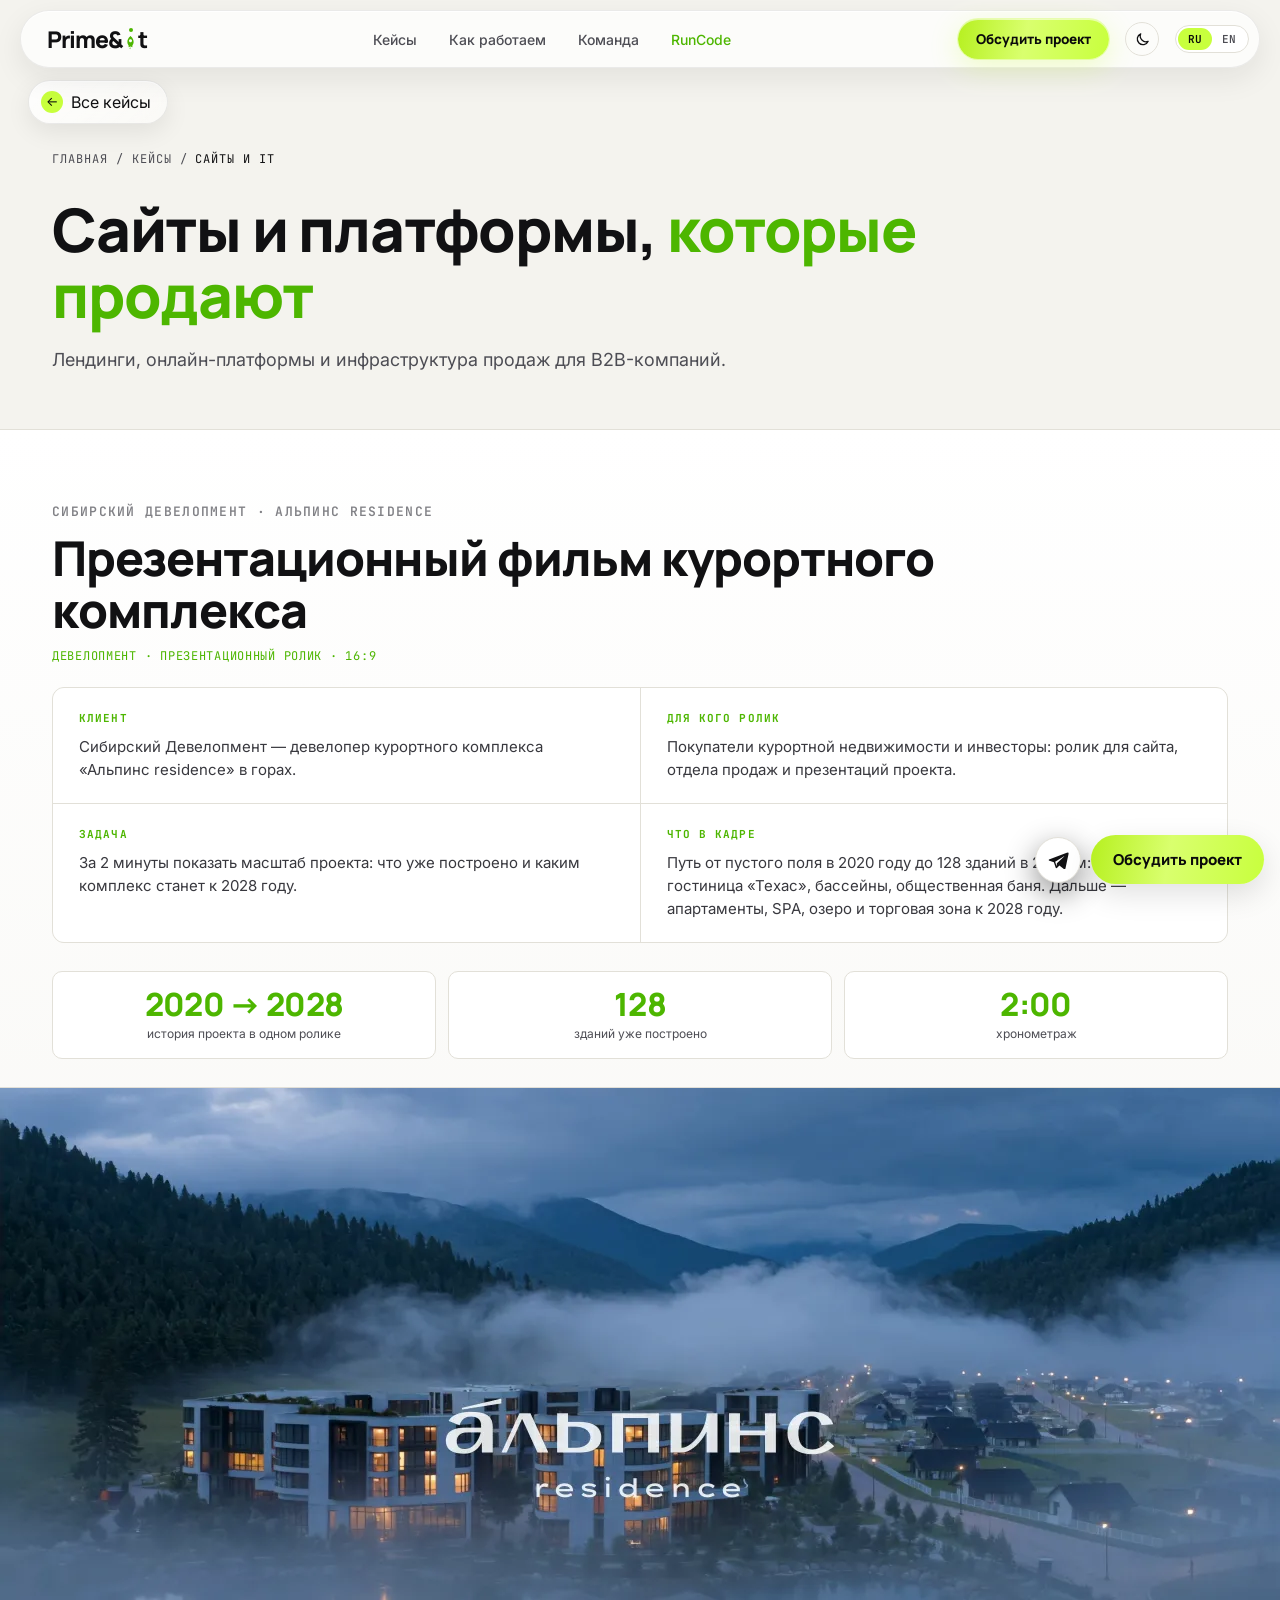
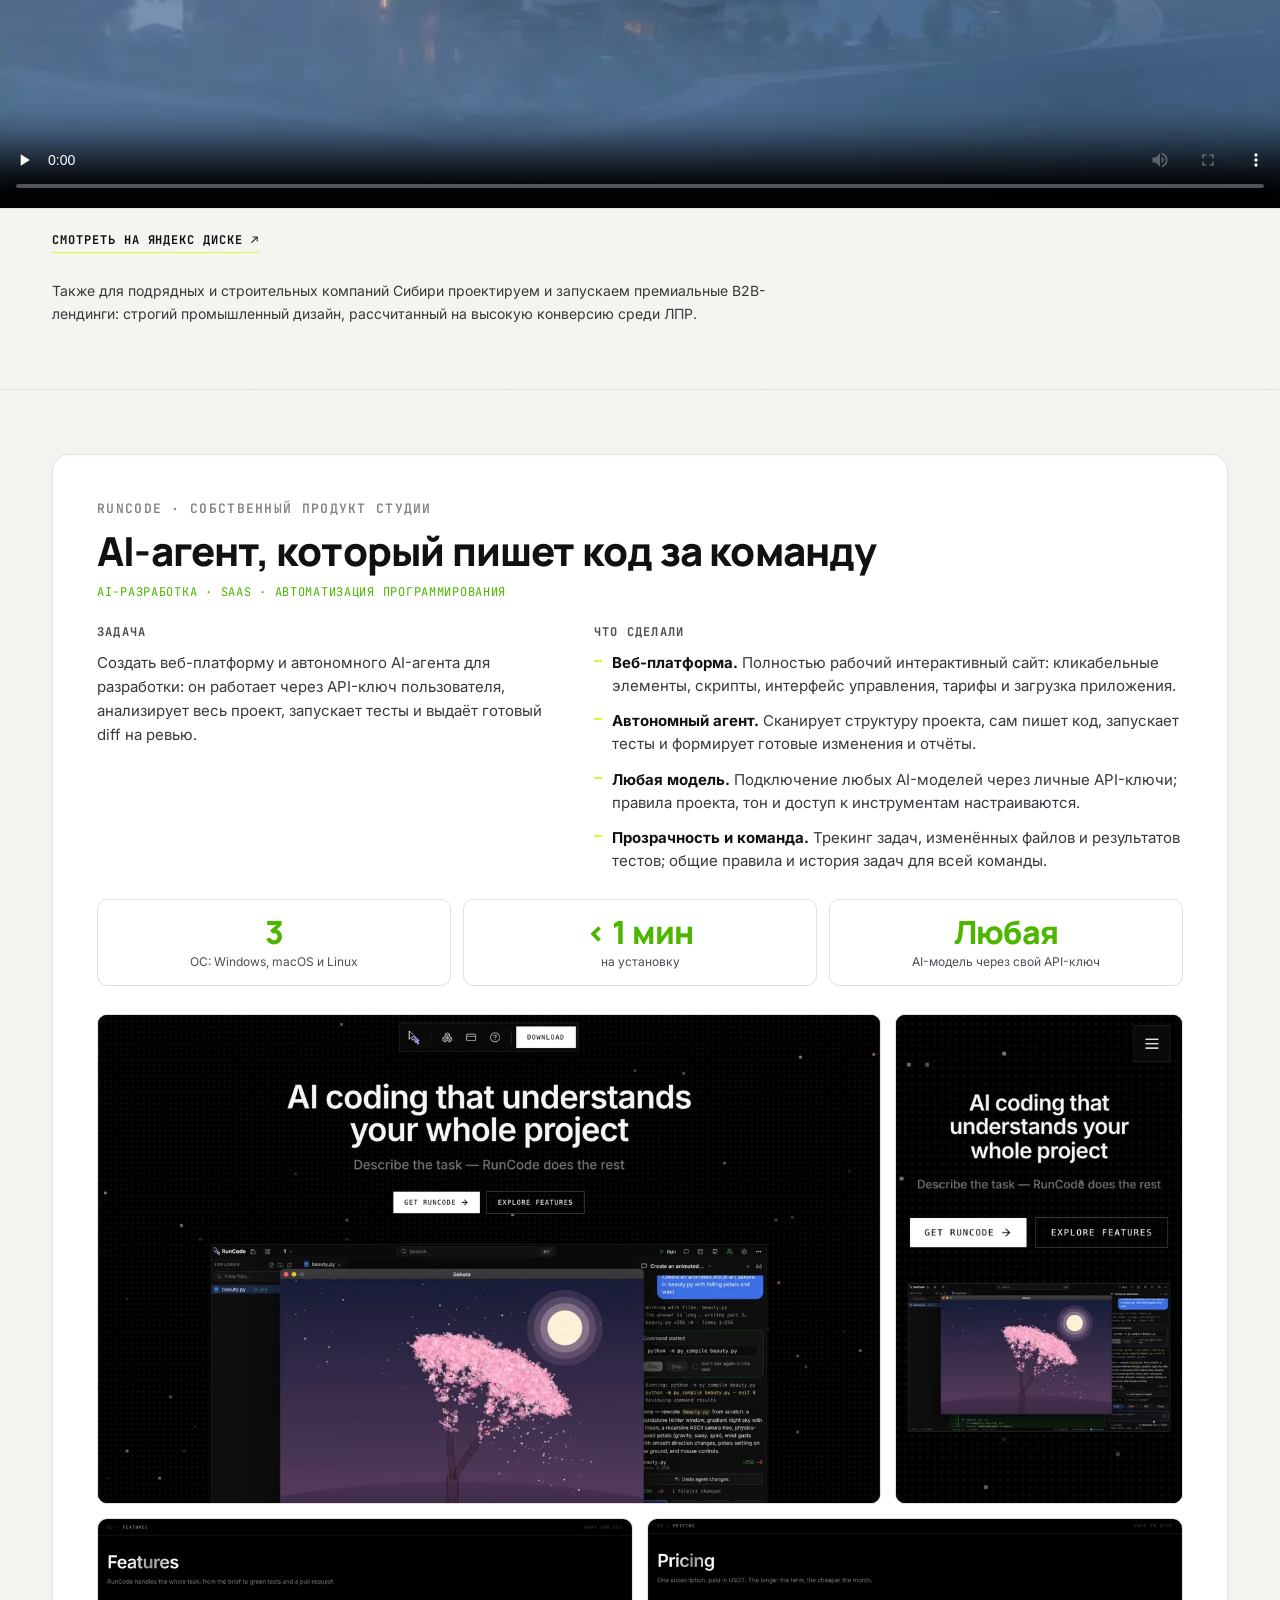
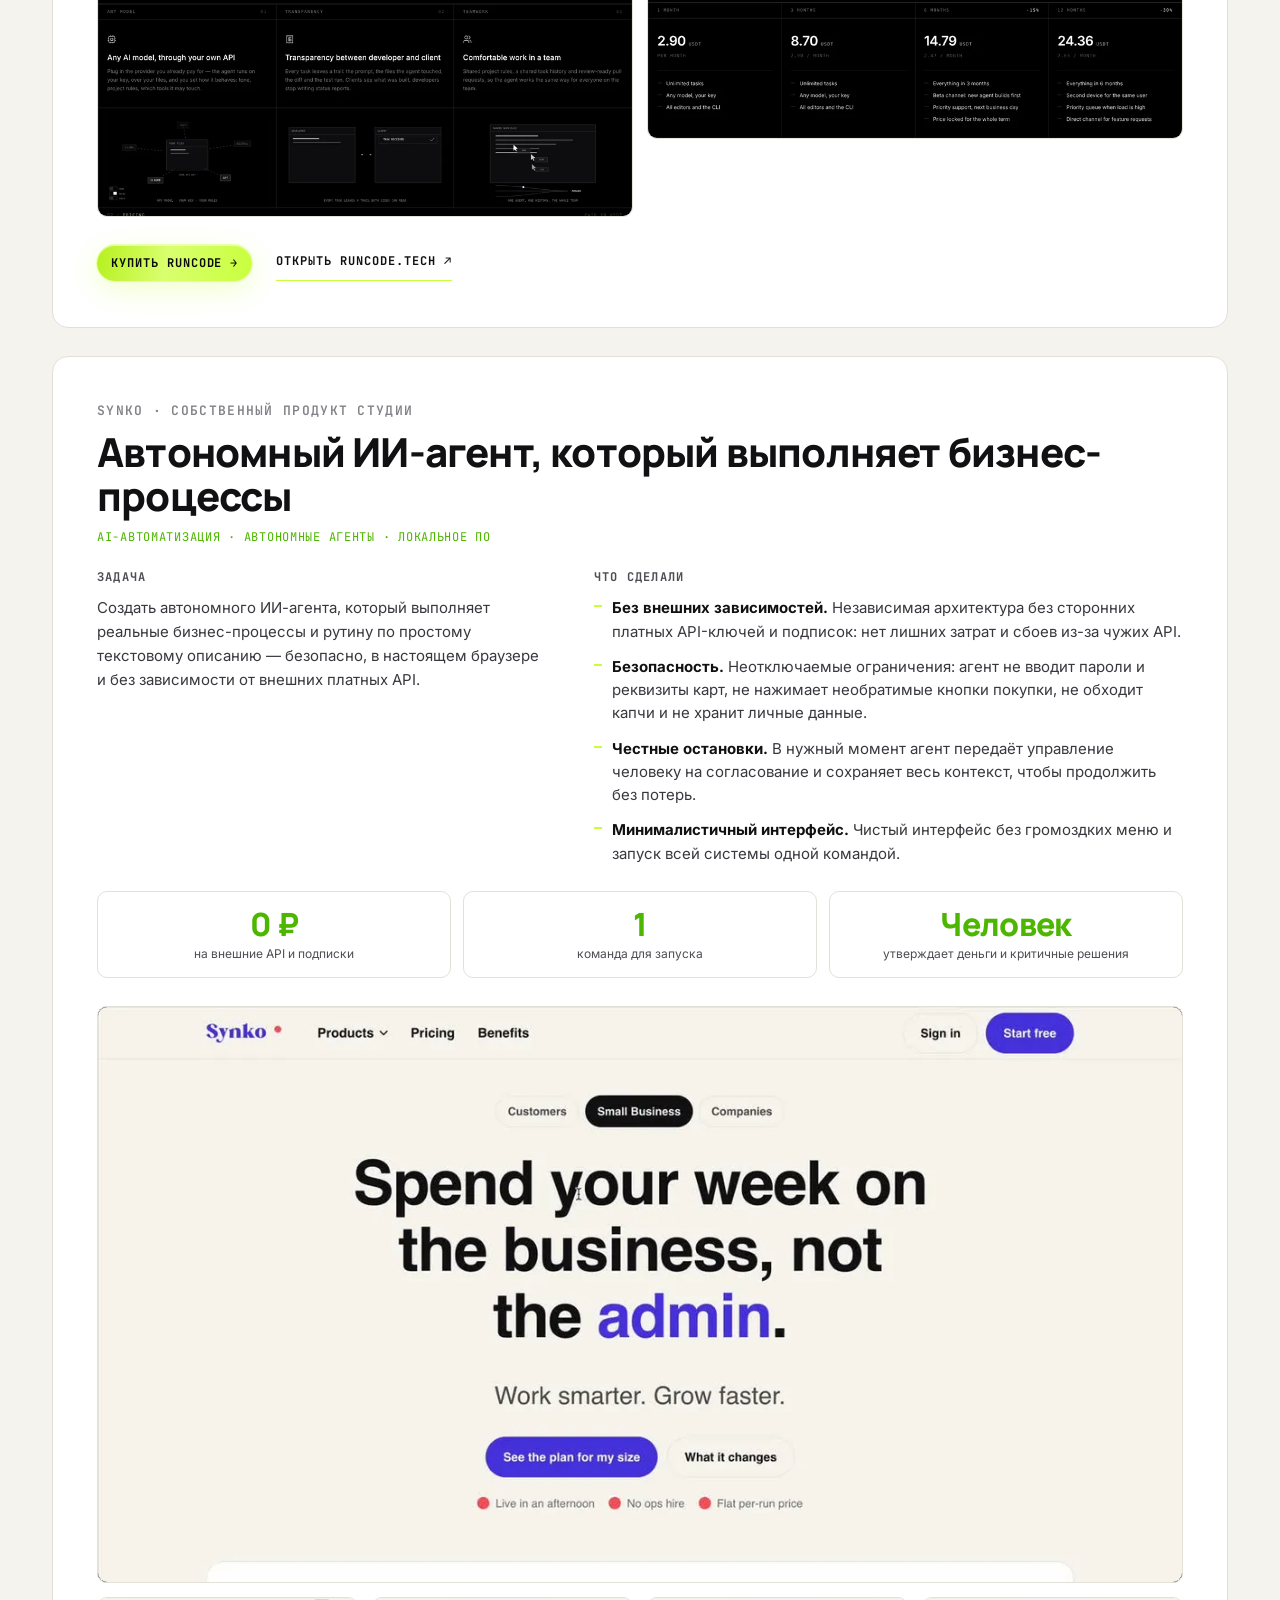
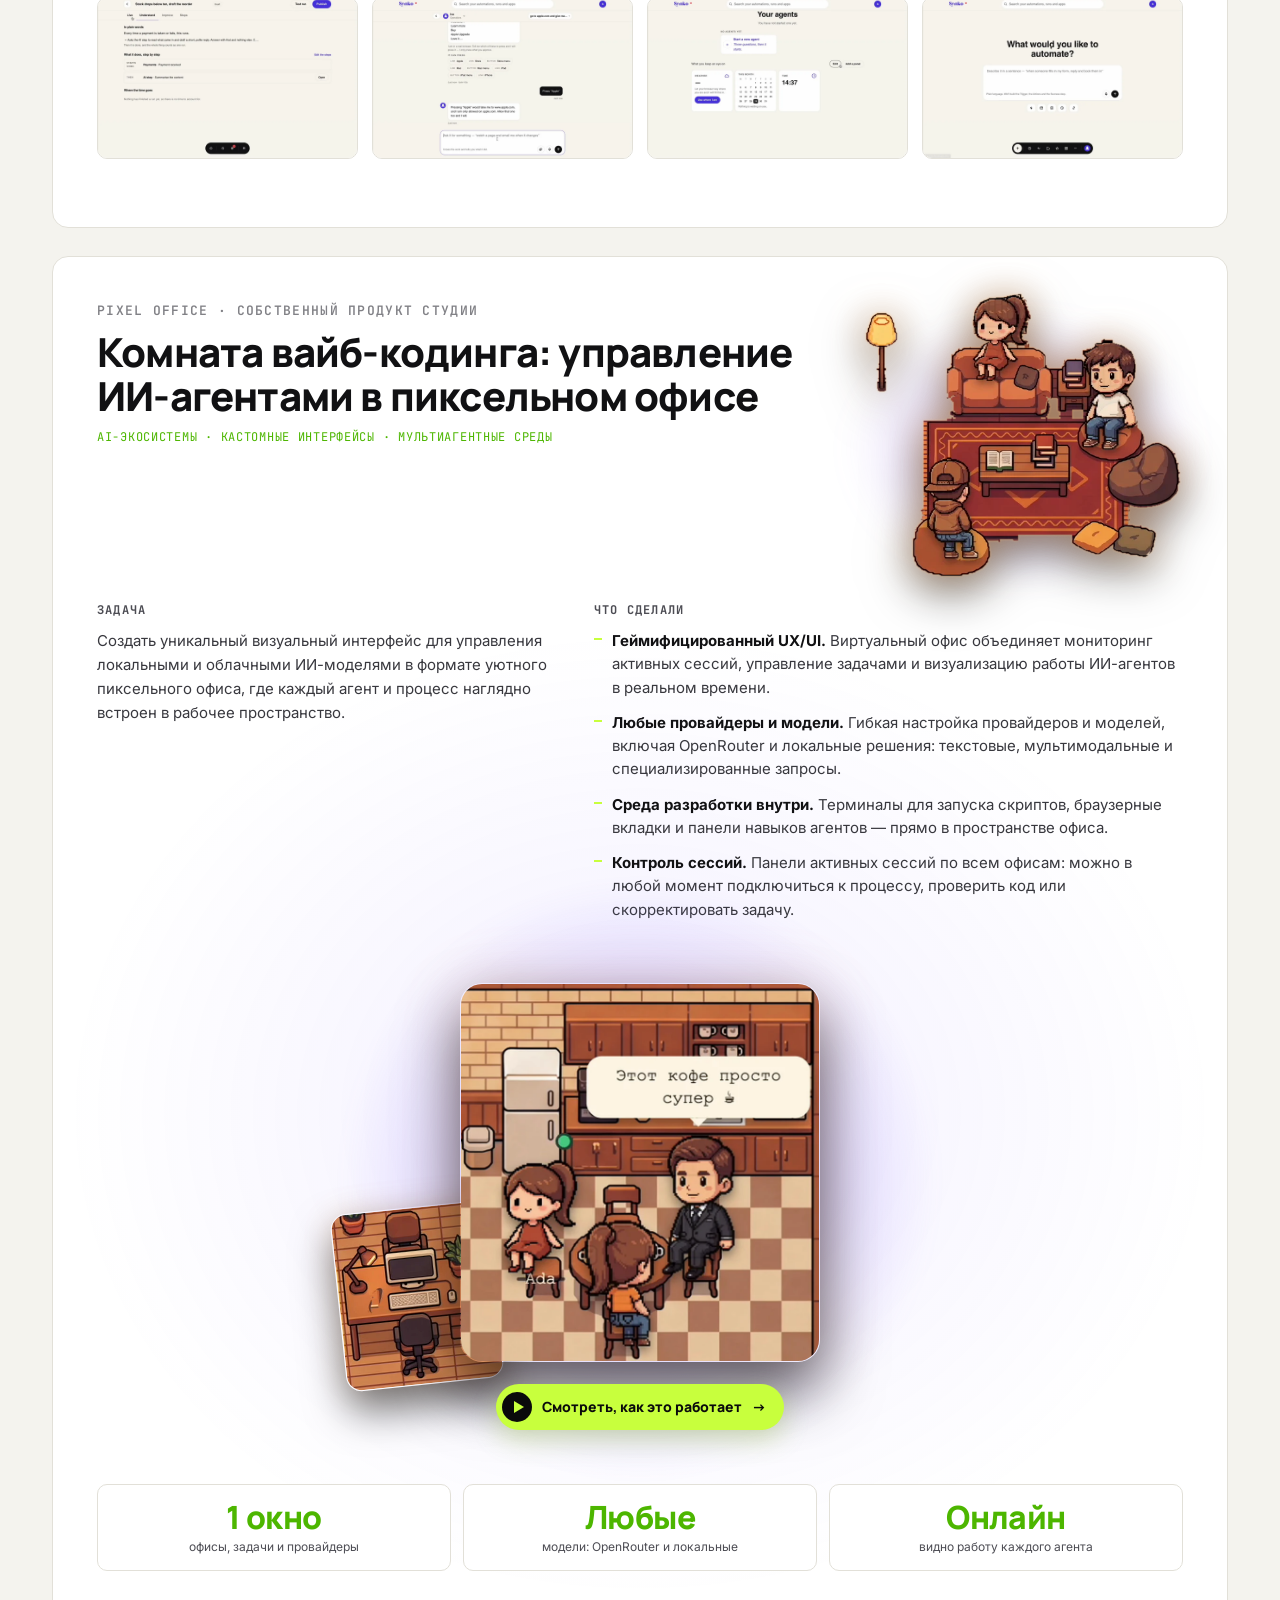
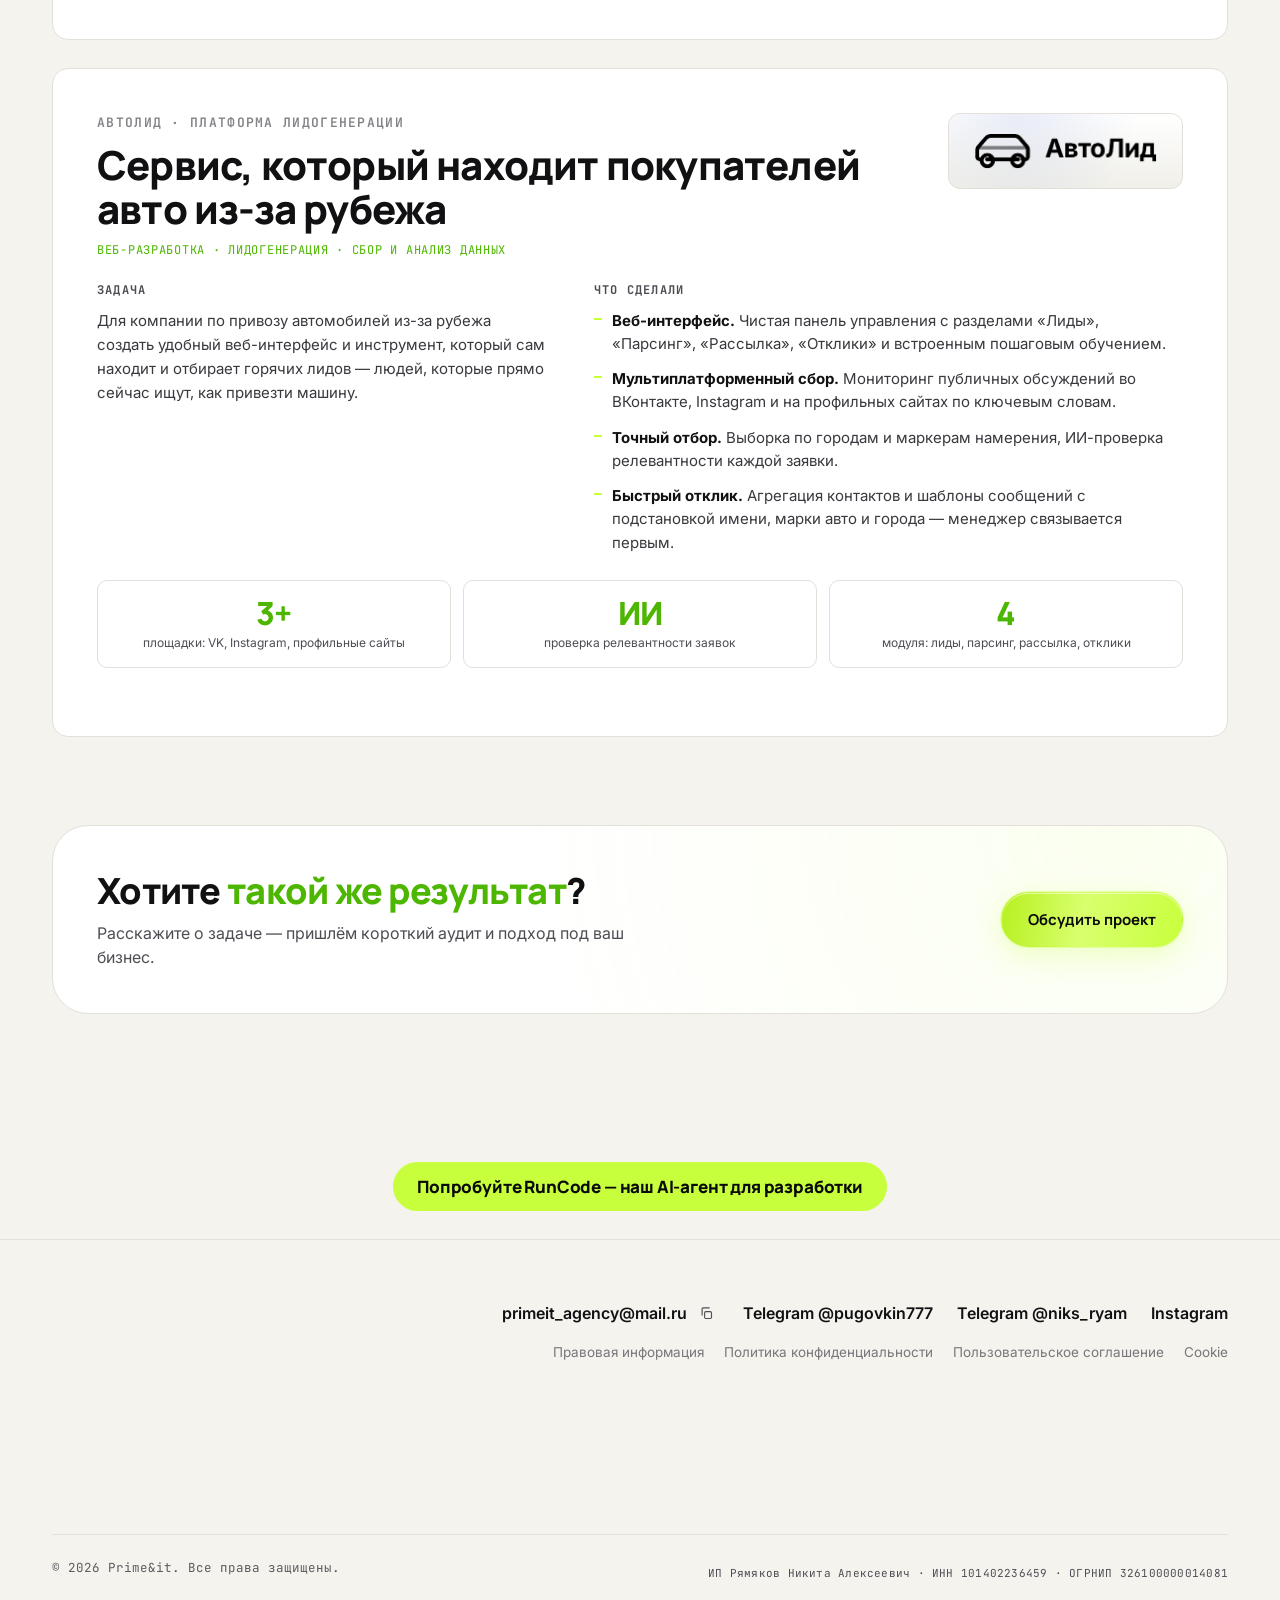
<file: web.html>
<!DOCTYPE html>
<html lang="ru">
<head>
<script>(function(){var t;try{t=localStorage.getItem('theme')}catch(e){}if(t!=='light'&&t!=='dark'){t=window.matchMedia&&matchMedia('(prefers-color-scheme: light)').matches?'light':'dark'}document.documentElement.setAttribute('data-theme',t)})();</script>
<meta charset="UTF-8">
<meta name="viewport" content="width=device-width, initial-scale=1.0">
<title>Сайты и IT — кейсы Prime &amp; it</title>
<meta name="description" content="Лендинги, онлайн-платформы и инфраструктура продаж для B2B-компаний.">

<link rel="preconnect" href="https://fonts.googleapis.com">
<link rel="preconnect" href="https://fonts.gstatic.com" crossorigin>
<link href="https://fonts.googleapis.com/css2?family=Manrope:wght@500;700;800;900&family=Inter:wght@400;500;600&family=JetBrains+Mono:wght@400;500;600;700&display=swap" rel="stylesheet">


<link rel="stylesheet" href="assets/style.css">
</head>
<body>

<header>
  <nav>
    <a href="index.html" class="logo">Prime<span class="logo-amp">&amp;</span><span class="logo-rocket-container"><span class="logo-rocket-dot"></span><svg class="logo-rocket-icon" viewBox="0 0 24 24"><path d="M12 2.5C12 2.5 17 6 17 12C17 14.5 16 16.5 15 17.5L15 20.5L12 19L9 20.5L9 17.5C8 16.5 7 14.5 7 12C7 6 12 2.5 12 2.5ZM12 7.5C10.6 7.5 9.5 8.6 9.5 10C9.5 11.4 10.6 12.5 12 12.5C13.4 12.5 14.5 11.4 14.5 10C14.5 8.6 13.4 7.5 12 7.5Z"/><path d="M12 20.5L12 23.5L10 22L12 20.5Z" opacity="0.8"/></svg></span>t</a>
    
    <div class="nav-center" id="navCenter">
      <div class="nav-links">
        <a href="index.html#cases" data-i18n="nav-cases">Кейсы</a>
        <a href="index.html#process" data-i18n="nav-process">Как работаем</a>
        <a href="index.html#team" data-i18n="nav-team">Команда</a>
        <a href="store/index.html" class="nav-product">RunCode</a>
      </div>
    </div>

    <div class="nav-right">
      <a href="index.html#cta" class="btn-header" data-i18n="nav-btn-cta">Обсудить проект</a>
      <button class="theme-toggle" id="themeToggle" type="button" aria-label="Светлая / тёмная тема" title="Светлая / тёмная тема"><svg class="i-sun" viewBox="0 0 24 24" fill="none" stroke="currentColor" stroke-width="1.8" stroke-linecap="round"><circle cx="12" cy="12" r="4.2"/><path d="M12 2.5v2.2M12 19.3v2.2M2.5 12h2.2M19.3 12h2.2M5.3 5.3l1.6 1.6M17.1 17.1l1.6 1.6M5.3 18.7l1.6-1.6M17.1 6.9l1.6-1.6"/></svg><svg class="i-moon" viewBox="0 0 24 24" fill="none" stroke="currentColor" stroke-width="1.8" stroke-linejoin="round"><path d="M20 14.5A8 8 0 0 1 9.5 4a8 8 0 1 0 10.5 10.5z"/></svg></button>
      <div class="lang-switch">
        <button class="lang-btn active" id="btn-ru">RU</button>
        <button class="lang-btn" id="btn-en">EN</button>
      </div>
      <button class="menu-toggle" id="menuToggle" aria-label="Открыть меню">
        <span></span>
        <span></span>
        <span></span>
      </button>
    </div>
  </nav>
</header>

<main id="top">

  <section class="page-hero">
    <div class="wrap">
      <div class="crumbs" aria-label="breadcrumbs"><a href="index.html" data-i18n="g-home">Главная</a><span>/</span><a href="index.html#cases" data-i18n="nav-cases">Кейсы</a><span>/</span><span data-i18n="gn-web">Сайты и IT</span></div>
      <h1 data-i18n="web-94">Сайты и платформы, <span class="highlight-accent">которые продают</span></h1>
      <p class="page-lead" data-i18n="web-95">Лендинги, онлайн-платформы и инфраструктура продаж для B2B-компаний.</p>
    </div>
  </section>
  <a class="back-float" href="index.html#cases" aria-label="Назад к кейсам"><span class="back-float-ico" aria-hidden="true">←</span><span data-i18n="x-back">Все кейсы</span></a>

  <section class="case-feature" id="sibirsky-development">
    <div class="wrap">
      <div class="case-card-head">
        <span class="case-client-tag" data-i18n="web-1">СИБИРСКИЙ ДЕВЕЛОПМЕНТ · АЛЬПИНС RESIDENCE</span>
        <h2 class="case-card-title case-feature-title" data-i18n="web-2">Презентационный фильм курортного комплекса</h2>
        <span class="case-card-dir" data-i18n="web-3">Девелопмент · презентационный ролик · 16:9</span>
      </div>
      <dl class="feature-info">
        <div class="feature-info-row"><dt data-i18n="web-4">Клиент</dt><dd data-i18n="web-5">Сибирский Девелопмент — девелопер курортного комплекса «Альпинс residence» в горах.</dd></div>
        <div class="feature-info-row"><dt data-i18n="web-6">Для кого ролик</dt><dd data-i18n="web-7">Покупатели курортной недвижимости и инвесторы: ролик для сайта, отдела продаж и презентаций проекта.</dd></div>
        <div class="feature-info-row"><dt data-i18n="web-8">Задача</dt><dd data-i18n="web-9">За 2 минуты показать масштаб проекта: что уже построено и каким комплекс станет к 2028 году.</dd></div>
        <div class="feature-info-row"><dt data-i18n="web-10">Что в кадре</dt><dd data-i18n="web-11">Путь от пустого поля в 2020 году до 128 зданий в 2026-м: ресторан-гостиница «Техас», бассейны, общественная баня. Дальше — апартаменты, SPA, озеро и торговая зона к 2028 году.</dd></div>
      </dl>
      <div class="case-metrics case-metrics--page">
        <div class="case-metric"><span class="case-metric-num">2020 → 2028</span><span class="case-metric-label" data-i18n="web-12">история проекта в одном ролике</span></div>
        <div class="case-metric"><span class="case-metric-num">128</span><span class="case-metric-label" data-i18n="web-13">зданий уже построено</span></div>
        <div class="case-metric"><span class="case-metric-num">2:00</span><span class="case-metric-label" data-i18n="web-14">хронометраж</span></div>
      </div>
    </div>
    <div class="feature-video"><video controls playsinline preload="none" poster="img/alpins-poster.webp"><source src="video/alpins.mp4" type="video/mp4"></video></div>
    <div class="wrap">
      <div class="case-links case-links--left feature-links">
        <a class="case-link" href="https://disk.yandex.ru/i/-SSa6Tz4pvDOAQ" target="_blank" rel="noopener"><span data-i18n="web-15">Смотреть на Яндекс Диске ↗</span></a>
      </div>
      <p class="case-card-desc feature-note" data-i18n="web-16">Также для подрядных и строительных компаний Сибири проектируем и запускаем премиальные B2B-лендинги: строгий промышленный дизайн, рассчитанный на высокую конверсию среди ЛПР.</p>
    </div>
  </section>

  <section class="case-list">
    <div class="wrap">
      <article class="case-card" id="runcode" data-reveal>
        <div class="case-card-head">
          <span class="case-client-tag" data-i18n="web-17">RUNCODE · СОБСТВЕННЫЙ ПРОДУКТ СТУДИИ</span>
          <h2 class="case-card-title" data-i18n="web-18">AI-агент, который пишет код за команду</h2>
          <span class="case-card-dir" data-i18n="web-19">AI-разработка · SaaS · автоматизация программирования</span>
        </div>
        <div class="case-card-cols">
          <div class="case-card-col">
            <h4 data-i18n="web-20">Задача</h4>
            <p data-i18n="web-21">Создать веб-платформу и автономного AI-агента для разработки: он работает через API-ключ пользователя, анализирует весь проект, запускает тесты и выдаёт готовый diff на ревью.</p>
          </div>
          <div class="case-card-col">
            <h4 data-i18n="web-22">Что сделали</h4>
            <ul class="case-did">
              <li><b data-i18n="web-23">Веб-платформа.</b> <span data-i18n="web-24">Полностью рабочий интерактивный сайт: кликабельные элементы, скрипты, интерфейс управления, тарифы и загрузка приложения.</span></li>
              <li><b data-i18n="web-25">Автономный агент.</b> <span data-i18n="web-26">Сканирует структуру проекта, сам пишет код, запускает тесты и формирует готовые изменения и отчёты.</span></li>
              <li><b data-i18n="web-27">Любая модель.</b> <span data-i18n="web-28">Подключение любых AI-моделей через личные API-ключи; правила проекта, тон и доступ к инструментам настраиваются.</span></li>
              <li><b data-i18n="web-29">Прозрачность и команда.</b> <span data-i18n="web-30">Трекинг задач, изменённых файлов и результатов тестов; общие правила и история задач для всей команды.</span></li>
            </ul>
          </div>
        </div>
        <div class="case-metrics case-metrics--page">
          <div class="case-metric"><span class="case-metric-num">3</span><span class="case-metric-label" data-i18n="web-31">ОС: Windows, macOS и Linux</span></div>
          <div class="case-metric"><span class="case-metric-num" data-i18n="web-32">&lt; 1 мин</span><span class="case-metric-label" data-i18n="web-33">на установку</span></div>
          <div class="case-metric"><span class="case-metric-num" data-i18n="web-34">Любая</span><span class="case-metric-label" data-i18n="web-35">AI-модель через свой API-ключ</span></div>
        </div>
        <div class="case-screens">
          <div class="case-screens-top">
            <a class="case-screen case-screen--main" href="https://runcode.tech/" target="_blank" rel="noopener"><img src="img/rc-1.webp" alt="Сайт RunCode" loading="lazy"></a>
            <a class="case-screen case-screen--phone" href="https://runcode.tech/" target="_blank" rel="noopener"><img src="img/rc-m.webp" alt="Сайт RunCode: мобильная версия" loading="lazy"></a>
          </div>
          <div class="case-screens-extra case-screens-extra--2">
            <a class="case-screen" href="https://runcode.tech/" target="_blank" rel="noopener"><img src="img/rc-2.webp" alt="Сайт RunCode" loading="lazy"></a>
            <a class="case-screen" href="https://runcode.tech/" target="_blank" rel="noopener"><img src="img/rc-3.webp" alt="Сайт RunCode" loading="lazy"></a>
          </div>
        </div>
        <div class="case-links case-links--left">
          <a class="case-link case-link--buy" href="store/index.html"><span data-i18n="web-36">Купить RunCode →</span></a>
          <a class="case-link" href="https://runcode.tech/" target="_blank" rel="noopener"><span data-i18n="web-37">Открыть runcode.tech ↗</span></a>
        </div>
      </article>

      <article class="case-card" id="synko" data-reveal>
        <div class="case-card-head">
          <span class="case-client-tag" data-i18n="web-38">SYNKO · СОБСТВЕННЫЙ ПРОДУКТ СТУДИИ</span>
          <h2 class="case-card-title" data-i18n="web-39">Автономный ИИ-агент, который выполняет бизнес-процессы</h2>
          <span class="case-card-dir" data-i18n="web-40">AI-автоматизация · автономные агенты · локальное ПО</span>
        </div>
        <div class="case-card-cols">
          <div class="case-card-col">
            <h4 data-i18n="web-41">Задача</h4>
            <p data-i18n="web-42">Создать автономного ИИ-агента, который выполняет реальные бизнес-процессы и рутину по простому текстовому описанию — безопасно, в настоящем браузере и без зависимости от внешних платных API.</p>
          </div>
          <div class="case-card-col">
            <h4 data-i18n="web-43">Что сделали</h4>
            <ul class="case-did">
              <li><b data-i18n="web-44">Без внешних зависимостей.</b> <span data-i18n="web-45">Независимая архитектура без сторонних платных API-ключей и подписок: нет лишних затрат и сбоев из-за чужих API.</span></li>
              <li><b data-i18n="web-46">Безопасность.</b> <span data-i18n="web-47">Неотключаемые ограничения: агент не вводит пароли и реквизиты карт, не нажимает необратимые кнопки покупки, не обходит капчи и не хранит личные данные.</span></li>
              <li><b data-i18n="web-48">Честные остановки.</b> <span data-i18n="web-49">В нужный момент агент передаёт управление человеку на согласование и сохраняет весь контекст, чтобы продолжить без потерь.</span></li>
              <li><b data-i18n="web-50">Минималистичный интерфейс.</b> <span data-i18n="web-51">Чистый интерфейс без громоздких меню и запуск всей системы одной командой.</span></li>
            </ul>
          </div>
        </div>
        <div class="case-metrics case-metrics--page">
          <div class="case-metric"><span class="case-metric-num">0 ₽</span><span class="case-metric-label" data-i18n="web-52">на внешние API и подписки</span></div>
          <div class="case-metric"><span class="case-metric-num">1</span><span class="case-metric-label" data-i18n="web-53">команда для запуска</span></div>
          <div class="case-metric"><span class="case-metric-num" data-i18n="web-54">Человек</span><span class="case-metric-label" data-i18n="web-55">утверждает деньги и критичные решения</span></div>
        </div>
        <div class="case-screens">
          <div class="case-screens-top case-screens-top--single">
            <div class="case-screen case-screen--main"><img src="img/sy-1.webp" alt="Интерфейс Synko" loading="lazy"></div>
          </div>
          <div class="case-screens-extra case-screens-extra--4">
            <div class="case-screen"><img src="img/sy-2.webp" alt="Интерфейс Synko" loading="lazy"></div>
            <div class="case-screen"><img src="img/sy-3.webp" alt="Интерфейс Synko" loading="lazy"></div>
            <div class="case-screen"><img src="img/sy-4.webp" alt="Интерфейс Synko" loading="lazy"></div>
            <div class="case-screen"><img src="img/sy-5.webp" alt="Интерфейс Synko" loading="lazy"></div>
          </div>
        </div>
      </article>

      <article class="case-card case-card--pixel" id="pixel-office" data-reveal>
        <div class="case-card-head has-logo pixel-head">
          <div class="case-head-text">
          <span class="case-client-tag" data-i18n="web-56">PIXEL OFFICE · СОБСТВЕННЫЙ ПРОДУКТ СТУДИИ</span>
          <h2 class="case-card-title" data-i18n="web-57">Комната вайб-кодинга: управление ИИ-агентами в пиксельном офисе</h2>
          <span class="case-card-dir" data-i18n="web-58">AI-экосистемы · кастомные интерфейсы · мультиагентные среды</span>
          </div>
          <div class="pixel-side pixel-side--cut"><span class="pixel-side-glow" aria-hidden="true"></span><img src="img/px-lounge-cut.webp" alt="Pixel Office: зона отдыха с агентами" loading="lazy"></div>
        </div>
        <div class="case-card-cols">
          <div class="case-card-col">
            <h4 data-i18n="web-59">Задача</h4>
            <p data-i18n="web-60">Создать уникальный визуальный интерфейс для управления локальными и облачными ИИ-моделями в формате уютного пиксельного офиса, где каждый агент и процесс наглядно встроен в рабочее пространство.</p>
          </div>
          <div class="case-card-col">
            <h4 data-i18n="web-61">Что сделали</h4>
            <ul class="case-did">
              <li><b data-i18n="web-62">Геймифицированный UX/UI.</b> <span data-i18n="web-63">Виртуальный офис объединяет мониторинг активных сессий, управление задачами и визуализацию работы ИИ-агентов в реальном времени.</span></li>
              <li><b data-i18n="web-64">Любые провайдеры и модели.</b> <span data-i18n="web-65">Гибкая настройка провайдеров и моделей, включая OpenRouter и локальные решения: текстовые, мультимодальные и специализированные запросы.</span></li>
              <li><b data-i18n="web-66">Среда разработки внутри.</b> <span data-i18n="web-67">Терминалы для запуска скриптов, браузерные вкладки и панели навыков агентов — прямо в пространстве офиса.</span></li>
              <li><b data-i18n="web-68">Контроль сессий.</b> <span data-i18n="web-69">Панели активных сессий по всем офисам: можно в любой момент подключиться к процессу, проверить код или скорректировать задачу.</span></li>
            </ul>
          </div>
        </div>
        <div class="pixel-stage">
          <div class="pixel-glow" aria-hidden="true"></div>
          <div class="pixel-scene">
            <img class="pixel-center" src="img/px-kitchen.webp" alt="Pixel Office: агенты общаются на кухне" loading="lazy">
            <img class="pixel-accent" src="img/px-desk.webp" alt="Pixel Office: рабочее место агента" loading="lazy">
          </div>
          <a class="pixel-cta js-video" href="video/pixel-office.mp4" data-mp4="video/pixel-office.mp4"><span class="pixel-play" aria-hidden="true"></span><span data-i18n="web-70">Смотреть, как это работает</span><span aria-hidden="true">→</span></a>
        </div>
        <div class="case-metrics case-metrics--page">
          <div class="case-metric"><span class="case-metric-num" data-i18n="web-71">1 окно</span><span class="case-metric-label" data-i18n="web-72">офисы, задачи и провайдеры</span></div>
          <div class="case-metric"><span class="case-metric-num" data-i18n="web-73">Любые</span><span class="case-metric-label" data-i18n="web-74">модели: OpenRouter и локальные</span></div>
          <div class="case-metric"><span class="case-metric-num" data-i18n="web-75">Онлайн</span><span class="case-metric-label" data-i18n="web-76">видно работу каждого агента</span></div>
        </div>
      </article>

      <article class="case-card" id="autolead" data-reveal>
        <div class="case-card-head has-logo">
          <div class="case-head-text">
          <span class="case-client-tag" data-i18n="web-77">АВТОЛИД · ПЛАТФОРМА ЛИДОГЕНЕРАЦИИ</span>
          <h2 class="case-card-title" data-i18n="web-78">Сервис, который находит покупателей авто из-за рубежа</h2>
          <span class="case-card-dir" data-i18n="web-79">Веб-разработка · лидогенерация · сбор и анализ данных</span>
          </div>
          <div class="case-logo"><img src="img/al-logo.png" alt="АвтоЛид"></div>
        </div>
        <div class="case-card-cols">
          <div class="case-card-col">
            <h4 data-i18n="web-80">Задача</h4>
            <p data-i18n="web-81">Для компании по привозу автомобилей из-за рубежа создать удобный веб-интерфейс и инструмент, который сам находит и отбирает горячих лидов — людей, которые прямо сейчас ищут, как привезти машину.</p>
          </div>
          <div class="case-card-col">
            <h4 data-i18n="web-82">Что сделали</h4>
            <ul class="case-did">
              <li><b data-i18n="web-83">Веб-интерфейс.</b> <span data-i18n="web-84">Чистая панель управления с разделами «Лиды», «Парсинг», «Рассылка», «Отклики» и встроенным пошаговым обучением.</span></li>
              <li><b data-i18n="web-85">Мультиплатформенный сбор.</b> <span data-i18n="web-86">Мониторинг публичных обсуждений во ВКонтакте, Instagram и на профильных сайтах по ключевым словам.</span></li>
              <li><b data-i18n="web-87">Точный отбор.</b> <span data-i18n="web-88">Выборка по городам и маркерам намерения, ИИ-проверка релевантности каждой заявки.</span></li>
              <li><b data-i18n="web-89">Быстрый отклик.</b> <span data-i18n="web-90">Агрегация контактов и шаблоны сообщений с подстановкой имени, марки авто и города — менеджер связывается первым.</span></li>
            </ul>
          </div>
        </div>
        <div class="case-metrics case-metrics--page">
          <div class="case-metric"><span class="case-metric-num">3+</span><span class="case-metric-label" data-i18n="web-91">площадки: VK, Instagram, профильные сайты</span></div>
          <div class="case-metric"><span class="case-metric-num">ИИ</span><span class="case-metric-label" data-i18n="web-92">проверка релевантности заявок</span></div>
          <div class="case-metric"><span class="case-metric-num">4</span><span class="case-metric-label" data-i18n="web-93">модуля: лиды, парсинг, рассылка, отклики</span></div>
        </div>
      </article>
    </div>
  </section>

  <section class="page-cta">
    <div class="wrap"><div class="page-cta-inner" data-reveal>
      <div>
        <h2 data-i18n="g-cta-title">Хотите <span class="highlight-accent">такой же результат</span>?</h2>
        <p data-i18n="g-cta-desc">Расскажите о задаче — пришлём короткий аудит и подход под ваш бизнес.</p>
      </div>
      <button class="btn btn-solid" data-lead data-i18n="nav-btn-cta">Обсудить проект</button>
    </div></div>
  </section>

</main>

<a class="lime-strip" href="store/index.html"><span data-i18n="strip-rc">Попробуйте RunCode — наш AI-агент для разработки</span></a>
<footer>
  <div class="wrap">
    <div class="foot-container">
      <!-- Первая строка: Почта, Telegram, Instagram -->
      <div class="foot-row">
        <div class="foot-links-primary">
          <span class="mail-wrap"><a href="mailto:primeit_agency@mail.ru">primeit_agency@mail.ru</a><button class="copy-mail" data-copy="primeit_agency@mail.ru" aria-label="Скопировать почту" title="Скопировать"><svg viewBox="0 0 24 24" fill="none" stroke="currentColor" stroke-width="1.8"><rect x="9" y="9" width="11" height="11" rx="2"/><path d="M5 15V5a2 2 0 0 1 2-2h10"/></svg></button></span>
          <a href="https://t.me/pugovkin777" target="_blank" rel="noopener" class="foot-tg">Telegram @pugovkin777</a>
          <a href="https://t.me/niks_ryam" target="_blank" rel="noopener" class="foot-tg">Telegram @niks_ryam</a>
          <a href="https://www.instagram.com/pugovkinn777/" target="_blank" rel="noopener">Instagram</a>
        </div>
      </div>

      <!-- Вторая строка: Cookie Policy, Terms, Privacy -->
      <div class="foot-row">
        <div class="foot-links-secondary">
          <a href="legal.html" data-i18n="foot-legal">Правовая информация</a>
          <a href="privacy.html" data-i18n="foot-privacy">Политика конфиденциальности</a>
          <a href="terms.html" data-i18n="foot-terms">Пользовательское соглашение</a>
          <a href="cookies.html" data-i18n="foot-cookie">Cookie</a>
        </div>
      </div>
    </div>

    <!-- Большой анимированный логотип (идеально по центру) -->
    <div class="footer-gigantic-logo-wrap">
      <div class="footer-gigantic-logo" id="footerLogo">
        <span class="f-letter">P</span><span class="f-letter">R</span><span class="f-letter">I</span><span class="f-letter">M</span><span class="f-letter">E</span><span class="f-letter">&amp;</span><span class="f-letter">I</span><span class="f-letter">T</span>
      </div>
    </div>

    <div class="foot-bottom">
      <span data-i18n="foot-copy">© 2026 Prime&amp;it. Все права защищены.</span>
      <span class="foot-req">ИП Рямяков Никита Алексеевич · ИНН 101402236459 · ОГРНИП 326100000014081</span>
    </div>
  </div>
</footer>

<div class="float-cta" id="floatCta"><a class="float-tg" href="https://t.me/pugovkin777" target="_blank" rel="noopener" aria-label="Telegram"><svg viewBox="0 0 24 24" fill="currentColor"><path d="M21.6 4.1 2.9 11.3c-1.3.5-1.3 1.2-.2 1.6l4.8 1.5 1.8 5.6c.2.6.1.9.8.9.5 0 .7-.2 1-.5l2.4-2.3 4.9 3.6c.9.5 1.6.2 1.8-.8l3.3-15.4c.3-1.3-.5-1.9-1.4-1.4ZM8.9 14l9.3-5.9c.5-.3.9-.1.5.2l-7.9 7.2-.3 3.3L8.9 14Z"/></svg></a><button class="float-btn" data-lead data-i18n="float-cta">Обсудить проект</button></div>

<div class="lead-modal" id="leadModal" role="dialog" aria-modal="true" aria-labelledby="leadTitle">
  <div class="lead-box">
    <button class="lead-x" data-lead-close aria-label="Закрыть">×</button>
    <h3 id="leadTitle" data-i18n="lead-title">Обсудим ваш проект</h3>
    <p class="lead-sub" data-i18n="lead-sub">Пришлём короткий аудит и подход под вашу задачу.</p>
    <form class="lead-form" data-lead-form novalidate>
      <input type="text" name="website" class="hp" tabindex="-1" autocomplete="off" aria-hidden="true">
      <input type="text" name="name" required data-ph="lead-name" placeholder="Имя">
      <input type="text" name="contact" required data-ph="lead-contact" placeholder="Телефон или Telegram">
      <p class="lead-label" data-i18n="lead-dirs">Какие направления нужны?</p>
      <div class="chips"><label class="chip"><input type="checkbox" name="dirs" value="Продакшн и медиа"><span data-i18n="dir-production">Продакшн и медиа</span></label><label class="chip"><input type="checkbox" name="dirs" value="ИИ-продакшн"><span data-i18n="dir-ai">ИИ-продакшн</span></label><label class="chip"><input type="checkbox" name="dirs" value="Сайты и IT"><span data-i18n="dir-web">Сайты и IT</span></label><label class="chip"><input type="checkbox" name="dirs" value="Автоматизация и AI-боты"><span data-i18n="dir-automation">Автоматизация и AI-боты</span></label></div>
      <textarea name="task" rows="3" data-ph="lead-task" placeholder="Расскажите о задаче"></textarea>
      <label class="consent"><input type="checkbox" name="consent" required><span data-i18n="lead-consent">Я даю <a href="consent.html" target="_blank">согласие на обработку персональных данных</a> и принимаю <a href="privacy.html" target="_blank">Политику конфиденциальности</a></span></label>
      <button type="submit" class="btn btn-solid" data-i18n="lead-send">Отправить заявку</button>
      <div class="lead-done" hidden><p data-i18n="lead-done">Откроется почтовое приложение с готовым письмом — отправьте его, и мы свяжемся с вами.</p><p><span data-i18n="lead-done-alt">Если письмо не открылось, напишите нам на</span> <a href="mailto:primeit_agency@mail.ru">primeit_agency@mail.ru</a></p></div>
    </form>
  </div>
</div>
<div class="toast" id="toast" role="status"></div>
<script>
  window.PAGE_I18N = {"ru": {"web-1": "СИБИРСКИЙ ДЕВЕЛОПМЕНТ · АЛЬПИНС RESIDENCE", "web-2": "Презентационный фильм курортного комплекса", "web-3": "Девелопмент · презентационный ролик · 16:9", "web-4": "Клиент", "web-5": "Сибирский Девелопмент — девелопер курортного комплекса «Альпинс residence» в горах.", "web-6": "Для кого ролик", "web-7": "Покупатели курортной недвижимости и инвесторы: ролик для сайта, отдела продаж и презентаций проекта.", "web-8": "Задача", "web-9": "За 2 минуты показать масштаб проекта: что уже построено и каким комплекс станет к 2028 году.", "web-10": "Что в кадре", "web-11": "Путь от пустого поля в 2020 году до 128 зданий в 2026-м: ресторан-гостиница «Техас», бассейны, общественная баня. Дальше — апартаменты, SPA, озеро и торговая зона к 2028 году.", "web-12": "история проекта в одном ролике", "web-13": "зданий уже построено", "web-14": "хронометраж", "web-15": "Смотреть на Яндекс Диске ↗", "web-16": "Также для подрядных и строительных компаний Сибири проектируем и запускаем премиальные B2B-лендинги: строгий промышленный дизайн, рассчитанный на высокую конверсию среди ЛПР.", "web-17": "RUNCODE · СОБСТВЕННЫЙ ПРОДУКТ СТУДИИ", "web-18": "AI-агент, который пишет код за команду", "web-19": "AI-разработка · SaaS · автоматизация программирования", "web-20": "Задача", "web-21": "Создать веб-платформу и автономного AI-агента для разработки: он работает через API-ключ пользователя, анализирует весь проект, запускает тесты и выдаёт готовый diff на ревью.", "web-22": "Что сделали", "web-23": "Веб-платформа.", "web-24": "Полностью рабочий интерактивный сайт: кликабельные элементы, скрипты, интерфейс управления, тарифы и загрузка приложения.", "web-25": "Автономный агент.", "web-26": "Сканирует структуру проекта, сам пишет код, запускает тесты и формирует готовые изменения и отчёты.", "web-27": "Любая модель.", "web-28": "Подключение любых AI-моделей через личные API-ключи; правила проекта, тон и доступ к инструментам настраиваются.", "web-29": "Прозрачность и команда.", "web-30": "Трекинг задач, изменённых файлов и результатов тестов; общие правила и история задач для всей команды.", "web-31": "ОС: Windows, macOS и Linux", "web-32": "&lt; 1 мин", "web-33": "на установку", "web-34": "Любая", "web-35": "AI-модель через свой API-ключ", "web-36": "Купить RunCode →", "web-37": "Открыть runcode.tech ↗", "web-38": "SYNKO · СОБСТВЕННЫЙ ПРОДУКТ СТУДИИ", "web-39": "Автономный ИИ-агент, который выполняет бизнес-процессы", "web-40": "AI-автоматизация · автономные агенты · локальное ПО", "web-41": "Задача", "web-42": "Создать автономного ИИ-агента, который выполняет реальные бизнес-процессы и рутину по простому текстовому описанию — безопасно, в настоящем браузере и без зависимости от внешних платных API.", "web-43": "Что сделали", "web-44": "Без внешних зависимостей.", "web-45": "Независимая архитектура без сторонних платных API-ключей и подписок: нет лишних затрат и сбоев из-за чужих API.", "web-46": "Безопасность.", "web-47": "Неотключаемые ограничения: агент не вводит пароли и реквизиты карт, не нажимает необратимые кнопки покупки, не обходит капчи и не хранит личные данные.", "web-48": "Честные остановки.", "web-49": "В нужный момент агент передаёт управление человеку на согласование и сохраняет весь контекст, чтобы продолжить без потерь.", "web-50": "Минималистичный интерфейс.", "web-51": "Чистый интерфейс без громоздких меню и запуск всей системы одной командой.", "web-52": "на внешние API и подписки", "web-53": "команда для запуска", "web-54": "Человек", "web-55": "утверждает деньги и критичные решения", "web-56": "PIXEL OFFICE · СОБСТВЕННЫЙ ПРОДУКТ СТУДИИ", "web-57": "Комната вайб-кодинга: управление ИИ-агентами в пиксельном офисе", "web-58": "AI-экосистемы · кастомные интерфейсы · мультиагентные среды", "web-59": "Задача", "web-60": "Создать уникальный визуальный интерфейс для управления локальными и облачными ИИ-моделями в формате уютного пиксельного офиса, где каждый агент и процесс наглядно встроен в рабочее пространство.", "web-61": "Что сделали", "web-62": "Геймифицированный UX/UI.", "web-63": "Виртуальный офис объединяет мониторинг активных сессий, управление задачами и визуализацию работы ИИ-агентов в реальном времени.", "web-64": "Любые провайдеры и модели.", "web-65": "Гибкая настройка провайдеров и моделей, включая OpenRouter и локальные решения: текстовые, мультимодальные и специализированные запросы.", "web-66": "Среда разработки внутри.", "web-67": "Терминалы для запуска скриптов, браузерные вкладки и панели навыков агентов — прямо в пространстве офиса.", "web-68": "Контроль сессий.", "web-69": "Панели активных сессий по всем офисам: можно в любой момент подключиться к процессу, проверить код или скорректировать задачу.", "web-70": "Смотреть, как это работает", "web-71": "1 окно", "web-72": "офисы, задачи и провайдеры", "web-73": "Любые", "web-74": "модели: OpenRouter и локальные", "web-75": "Онлайн", "web-76": "видно работу каждого агента", "web-77": "АВТОЛИД · ПЛАТФОРМА ЛИДОГЕНЕРАЦИИ", "web-78": "Сервис, который находит покупателей авто из-за рубежа", "web-79": "Веб-разработка · лидогенерация · сбор и анализ данных", "web-80": "Задача", "web-81": "Для компании по привозу автомобилей из-за рубежа создать удобный веб-интерфейс и инструмент, который сам находит и отбирает горячих лидов — людей, которые прямо сейчас ищут, как привезти машину.", "web-82": "Что сделали", "web-83": "Веб-интерфейс.", "web-84": "Чистая панель управления с разделами «Лиды», «Парсинг», «Рассылка», «Отклики» и встроенным пошаговым обучением.", "web-85": "Мультиплатформенный сбор.", "web-86": "Мониторинг публичных обсуждений во ВКонтакте, Instagram и на профильных сайтах по ключевым словам.", "web-87": "Точный отбор.", "web-88": "Выборка по городам и маркерам намерения, ИИ-проверка релевантности каждой заявки.", "web-89": "Быстрый отклик.", "web-90": "Агрегация контактов и шаблоны сообщений с подстановкой имени, марки авто и города — менеджер связывается первым.", "web-91": "площадки: VK, Instagram, профильные сайты", "web-92": "проверка релевантности заявок", "web-93": "модуля: лиды, парсинг, рассылка, отклики", "web-94": "Сайты и платформы, <span class=\"highlight-accent\">которые продают</span>", "web-95": "Лендинги, онлайн-платформы и инфраструктура продаж для B2B-компаний.", "gn-production": "Продакшн и медиа", "gn-ai": "ИИ-продакшн", "gn-web": "Сайты и IT"}, "en": {"web-1": "SIBERIAN DEVELOPMENT · ALPINS RESIDENCE", "web-2": "A presentation film for a mountain resort", "web-3": "Real estate development · presentation film · 16:9", "web-4": "Client", "web-5": "Siberian Development — the developer of the Alpins Residence mountain resort.", "web-6": "Who it is for", "web-7": "Resort property buyers and investors: for the website, the sales team and project presentations.", "web-8": "Task", "web-9": "Show the scale of the project in 2 minutes: what is already built and what the resort will become by 2028.", "web-10": "What is shown", "web-11": "From an empty field in 2020 to 128 buildings in 2026: the Texas restaurant and hotel, pools, a public bathhouse. Next — apartments, a spa, a lake and a retail zone by 2028.", "web-12": "the project story in one film", "web-13": "buildings already built", "web-14": "runtime", "web-15": "Watch on Yandex Disk ↗", "web-16": "We also design and launch premium B2B landing pages for Siberian construction and contracting companies: strict industrial design built to convert decision-makers.", "web-17": "RUNCODE · OUR OWN PRODUCT", "web-18": "An AI agent that writes code for the team", "web-19": "AI development · SaaS · coding automation", "web-20": "Task", "web-21": "Build a web platform and an autonomous AI coding agent: it runs on the user's own API key, analyses the whole project, runs the tests and delivers a review-ready diff.", "web-22": "What we did", "web-23": "Web platform.", "web-24": "A fully working interactive website: clickable elements, scripts, a control interface, pricing and app downloads.", "web-25": "Autonomous agent.", "web-26": "Scans the project structure, writes the code itself, runs the tests and prepares ready changes and reports.", "web-27": "Any model.", "web-28": "Any AI model through personal API keys, with configurable project rules, tone and tool access.", "web-29": "Transparency and teamwork.", "web-30": "Tracking of tasks, changed files and test results; shared rules and task history for the whole team.", "web-31": "OS: Windows, macOS and Linux", "web-32": "&lt; 1 min", "web-33": "to install", "web-34": "Any", "web-35": "AI model via your own API key", "web-36": "Buy RunCode →", "web-37": "Open runcode.tech ↗", "web-38": "SYNKO · OUR OWN PRODUCT", "web-39": "An autonomous AI agent that runs business processes", "web-40": "AI automation · autonomous agents · local software", "web-41": "Task", "web-42": "Build an autonomous AI agent that runs real business processes and routine from a plain text description — safely, in a real browser and with no reliance on paid external APIs.", "web-43": "What we did", "web-44": "No external dependencies.", "web-45": "An independent architecture with no paid third-party API keys or subscriptions: no extra costs and no failures caused by other people's APIs.", "web-46": "Safety.", "web-47": "Built-in limits that cannot be removed: the agent never enters passwords or card details, never presses irreversible purchase buttons, never bypasses captchas and never stores personal data.", "web-48": "Honest stops.", "web-49": "At the right moment the agent hands control to a person for approval and keeps the full context to continue seamlessly.", "web-50": "Minimal interface.", "web-51": "A clean interface without bulky menus, and the whole system starts with one command.", "web-52": "on external APIs and subscriptions", "web-53": "command to start", "web-54": "Human", "web-55": "approves money and critical decisions", "web-56": "PIXEL OFFICE · OUR OWN PRODUCT", "web-57": "A vibe-coding room: managing AI agents in a pixel office", "web-58": "AI ecosystems · custom interfaces · multi-agent environments", "web-59": "Task", "web-60": "Build a unique visual interface for managing local and cloud AI models as a cosy pixel office, where every agent and process is clearly part of the workspace.", "web-61": "What we did", "web-62": "Gamified UX/UI.", "web-63": "The virtual office combines monitoring of active sessions, task management and real-time visualisation of AI agents at work.", "web-64": "Any providers and models.", "web-65": "Flexible setup of providers and models, including OpenRouter and local ones: text, multimodal and specialised requests.", "web-66": "A dev environment inside.", "web-67": "Terminals for running scripts, browser tabs and agent skill panels — right inside the office space.", "web-68": "Session control.", "web-69": "Active-session panels across all offices: join a process at any moment, review the code or adjust the task.", "web-70": "See it in action", "web-71": "1 window", "web-72": "offices, tasks and providers", "web-73": "Any", "web-74": "models: OpenRouter and local", "web-75": "Live", "web-76": "see every agent at work", "web-77": "AUTOLEAD · LEAD GENERATION PLATFORM", "web-78": "A service that finds buyers of imported cars", "web-79": "Web development · lead generation · data collection and analysis", "web-80": "Task", "web-81": "For a car import company, build a clear web interface and a tool that finds and filters hot leads on its own — people who are looking to bring a car from abroad right now.", "web-82": "What we did", "web-83": "Web interface.", "web-84": "A clean control panel with Leads, Parsing, Outreach and Responses sections and built-in step-by-step onboarding.", "web-85": "Multi-platform collection.", "web-86": "Monitoring of public discussions on VK, Instagram and industry websites by keywords.", "web-87": "Precise filtering.", "web-88": "Filtering by city and intent markers, with an AI check of every request's relevance.", "web-89": "Fast response.", "web-90": "Contact aggregation and message templates that insert the name, car brand and city — the manager reaches out first.", "web-91": "sources: VK, Instagram, industry websites", "web-92": "relevance check for requests", "web-93": "modules: leads, parsing, outreach, responses", "web-94": "Websites and platforms <span class=\"highlight-accent\">that sell</span>", "web-95": "Landing pages, online platforms and sales infrastructure for B2B companies.", "gn-production": "Production & Media", "gn-ai": "AI Production", "gn-web": "Web & IT"}};
</script>
<script src="assets/config.js"></script>
<script src="assets/app.js"></script>
</body>
</html>
</file>
<file: assets/style.css>
:root{
    --bg:#0a0a0b;
    --bg-raised:#131315;
    --bg-card:#111113;
    --line:#1f1f23;
    --ink:#eae9e4;
    --ink-dim:#8d8d93;
    --accent:#c8ff3d;
    --radius:2px;
    --danger: #ff4d4d;
    --danger-glow: rgba(255, 77, 77, 0.25);
  }
  *{margin:0;padding:0;box-sizing:border-box;}
  html{scroll-behavior:smooth;}
  body{
    background:var(--bg);
    color:var(--ink);
    font-family:'Inter',sans-serif;
    font-size:16px;
    line-height:1.5;
    overflow-x:hidden;
    -webkit-text-size-adjust: 100%;
  }
  ::selection{background:var(--accent);color:#0a0a0b;}

  .wrap{max-width:1240px;margin:0 auto;padding:0 16px;}
  @media(min-width: 768px) {
    .wrap { padding: 0 32px; }
  }

  .eyebrow{
    font-family:'JetBrains Mono',monospace;
    font-size:12px;
    letter-spacing:.14em;
    text-transform:uppercase;
    color:var(--accent);
    display:flex;
    align-items:center;
    gap:10px;
  }
  .eyebrow::before{content:'';width:18px;height:1px;background:var(--accent);flex-shrink:0;}
  h1,h2,h3{font-family:'Manrope',sans-serif;font-weight:800;letter-spacing:-.02em;}
  .highlight-accent{color:var(--accent);}
  .highlight{color:var(--accent);}
  mark{background:transparent;color:var(--accent);}
  a{color:inherit;text-decoration:none;}
  
  .btn{
    display:inline-flex;align-items:center;justify-content:center;gap:10px;
    font-family:'Manrope',sans-serif;font-weight:700;font-size:15px;
    padding:16px 26px;
    border:1px solid var(--ink);
    border-radius:var(--radius);
    background:transparent;color:var(--ink);
    cursor:pointer;
    transition:background .25s ease, color .25s ease, border-color .25s ease, transform .2s ease;
    white-space:nowrap;
  }
  .btn:hover{background:var(--accent);border-color:var(--accent);color:#0a0a0b;transform:translateY(-2px);}
  .btn-solid{background:var(--accent);border-color:var(--accent);color:#0a0a0b;}
  .btn-solid:hover{background:var(--ink);border-color:var(--ink);color:#0a0a0b;}

  /* ---------- NAV ---------- */
  header{
    position:fixed;top:0;left:0;right:0;z-index:100;
    background:rgba(10,10,11,.92);
    backdrop-filter:blur(10px);
    border-bottom:1px solid var(--line);
  }
  nav{
    display:flex;
    justify-content:space-between;
    align-items:center;
    padding:12px 16px;
    max-width:1240px;
    margin:0 auto;
    gap: 12px;
  }
  @media(min-width: 920px) {
    nav{
      display:grid;
      grid-template-columns: auto 1fr auto;
      padding:14px 32px;
      gap: 0;
    }
  }
  
  /* LOGO & ROCKET */
  .logo{
    font-family:'Manrope',sans-serif;
    font-weight:900;
    font-size:18px;
    letter-spacing:-0.04em;
    display:inline-flex;
    align-items:center;
    gap: 0px;
    color:var(--ink);
    cursor:pointer;
    user-select:none;
    flex-shrink: 0;
    white-space: nowrap;
  }
  @media(min-width: 400px) {
    .logo { font-size: 20px; }
  }
  @media(min-width: 768px) {
    .logo { font-size: 23px; }
  }
  .logo-amp {
    margin: 0;
    padding: 0;
    color: var(--ink);
    display: inline-block;
  }
  
  .logo-rocket-container {
    display: inline-flex;
    flex-direction: column;
    align-items: center;
    justify-content: flex-end;
    vertical-align: baseline;
    margin: 0 -1px;
    position: relative;
    height: 1em;
    width: 12px;
  }
  @media(min-width: 400px) {
    .logo-rocket-container { width: 14px; }
  }
  @media(min-width: 768px) {
    .logo-rocket-container { width: 16px; }
  }

  .logo-rocket-dot {
    width: 3px;
    height: 3px;
    background-color: var(--accent);
    border-radius: 50%;
    margin-bottom: 1px;
    flex-shrink: 0;
  }
  @media(min-width: 400px) {
    .logo-rocket-dot { width: 3.5px; height: 3.5px; }
  }
  @media(min-width: 768px) {
    .logo-rocket-dot { width: 4px; height: 4px; }
  }

  .logo-rocket-icon {
    width: 11px;
    height: 14px;
    fill: var(--accent);
    display: block;
    transition: transform 0.3s cubic-bezier(0.34, 1.56, 0.64, 1);
  }
  @media(min-width: 400px) {
    .logo-rocket-icon { width: 13px; height: 16px; }
  }
  @media(min-width: 768px) {
    .logo-rocket-icon { width: 15px; height: 18px; }
  }

  .logo:hover .logo-rocket-icon {
    transform: translateY(-3px) scale(1.1);
  }

  /* МОБИЛЬНОЕ МЕНЮ */
  .nav-center {
    display: none;
    position: absolute;
    top: 100%;
    left: 0;
    right: 0;
    background: rgba(10,10,11,0.98);
    backdrop-filter: blur(12px);
    border-bottom: 1px solid var(--line);
    padding: 20px;
    flex-direction: column;
    align-items: flex-start;
    box-shadow: 0 10px 30px rgba(0,0,0,0.5);
  }
  .nav-center.open {
    display: flex;
  }
  @media(min-width: 920px) {
    .nav-center {
      display: flex !important;
      position: static;
      background: transparent;
      backdrop-filter: none;
      border: none;
      padding: 0;
      flex-direction: row;
      justify-content: center;
      box-shadow: none;
      overflow-x: visible;
      margin: 0;
    }
  }
  
  .nav-links{
    display:flex;
    flex-direction: column;
    gap: 16px;
    font-size: 15px;
    font-weight: 500;
    color: var(--ink-dim);
    width: 100%;
  }
  @media(min-width: 920px) {
    .nav-links {
      flex-direction: row;
      gap: 32px;
      font-size: 14px;
      width: auto;
    }
  }
  .nav-links a{transition:color .2s;}
  .nav-links a:hover{color:var(--ink);}
  
  .nav-right {
    display:flex;
    align-items:center;
    gap:8px;
    flex-shrink: 0;
  }
  @media(min-width: 768px) {
    .nav-right { gap: 16px; }
  }

  .menu-toggle {
    display: flex;
    flex-direction: column;
    justify-content: space-between;
    width: 24px;
    height: 18px;
    background: transparent;
    border: none;
    cursor: pointer;
    padding: 0;
    z-index: 102;
  }
  .menu-toggle span {
    display: block;
    width: 100%;
    height: 2px;
    background: var(--ink);
    border-radius: 2px;
    transition: all 0.3s ease;
  }
  .menu-toggle.active span:nth-child(1) {
    transform: translateY(8px) rotate(45deg);
  }
  .menu-toggle.active span:nth-child(2) {
    opacity: 0;
  }
  .menu-toggle.active span:nth-child(3) {
    transform: translateY(-8px) rotate(-45deg);
  }
  @media(min-width: 920px) {
    .menu-toggle {
      display: none;
    }
  }
  
  .btn-header {
    background: var(--accent);
    color: #0a0a0b;
    font-family: 'Manrope', sans-serif;
    font-weight: 800;
    font-size: 11px;
    padding: 6px 10px;
    border-radius: var(--radius);
    border: none;
    cursor: pointer;
    transition: all 0.25s ease;
    white-space: nowrap;
  }
  @media(min-width: 400px) {
    .btn-header { font-size: 11.5px; padding: 7px 12px; }
  }
  @media(min-width: 768px) {
    .btn-header { font-size: 13.5px; padding: 10px 18px; }
  }
  .btn-header:hover {
    background: #ffffff;
    transform: translateY(-1px);
    box-shadow: 0 4px 15px rgba(200, 255, 61, 0.2);
  }

  .lang-switch {
    display:flex;
    background:var(--bg-raised);
    border:1px solid var(--line);
    border-radius:20px;
    padding:2px;
  }
  .lang-btn {
    background:transparent;
    border:none;
    color:var(--ink-dim);
    font-family:'JetBrains Mono',monospace;
    font-size:10px;
    font-weight:600;
    padding:3px 6px;
    border-radius:16px;
    cursor:pointer;
    transition:all 0.2s ease;
  }
  @media(min-width: 768px) {
    .lang-btn { font-size: 11px; padding: 4px 10px; }
  }
  .lang-btn.active {
    background:var(--accent);
    color:#0a0a0b;
  }

  /* ---------- HERO ---------- */
  .hero{
    padding:130px 0 70px;
    position:relative;
    border-bottom:1px solid var(--line);
    overflow:hidden;
  }
  @media(min-width: 768px) {
    .hero { padding: 180px 0 100px; }
  }
  .hero-grid{ max-width:960px; }
  .headline-container {
    min-height: 120px;
    display:flex;
    align-items:center;
  }
  @media(min-width: 768px) {
    .headline-container { min-height: 140px; }
  }
  .hero h1{
    font-size: clamp(28px, 7vw, 62px);
    line-height:1.15;
    white-space:pre-line;
    transition:opacity 0.4s ease, transform 0.4s ease;
  }
  .hero h1.fade-out {
    opacity:0;
    transform:translateY(-8px);
  }
  .hero-sub{
    margin-top:20px;max-width:680px;
    font-size:16px;color:var(--ink-dim);
  }
  @media(min-width: 768px) {
    .hero-sub { margin-top: 24px; font-size: 18px; }
  }
  .hero-cta{margin-top:30px;display:flex;gap:12px;align-items:center;flex-wrap:wrap;}
  @media(min-width: 768px) {
    .hero-cta { margin-top: 40px; gap: 16px; }
  }
  .hero-cta .btn {
    width: 100%;
  }
  @media(min-width: 480px) {
    .hero-cta .btn { width: auto; }
  }

  section{padding:80px 0;}
  @media(min-width: 768px) {
    section { padding: 120px 0; }
  }
  .section-head{max-width:640px;margin-bottom:40px;}
  @media(min-width: 768px) {
    .section-head { margin-bottom: 64px; }
  }
  .section-head h2{font-size:clamp(26px, 6vw, 46px);margin-top:12px;}
  .section-head p{margin-top:14px;color:var(--ink-dim);font-size:16px;}
  @media(min-width: 768px) {
    .section-head p { font-size: 17px; margin-top: 16px; }
  }

  /* ---------- CASES ---------- */
  .cases{border-bottom:1px solid var(--line);}
  
  .cases-card-frame {
    background: var(--bg-card);
    border: 1px solid var(--line);
    border-radius: 12px;
    padding: 30px 16px 20px;
    position: relative;
    box-shadow: 0 20px 40px rgba(0,0,0,0.6);
  }
  @media(min-width: 768px) {
    .cases-card-frame { border-radius: 16px; padding: 60px 40px 30px; }
  }

  .case-slide {
    text-align: center;
    display: flex;
    flex-direction: column;
    align-items: center;
    justify-content: center;
  }

  .case-main-title {
    color: var(--accent);
    font-family: 'Manrope', sans-serif;
    font-size: clamp(20px, 5vw, 42px);
    font-weight: 900;
    text-transform: uppercase;
    letter-spacing: -0.01em;
    line-height: 1.1;
    margin-bottom: 10px;
  }

  .case-client-tag {
    color: var(--ink-dim);
    font-family: 'JetBrains Mono', monospace;
    font-size: 12px;
    font-weight: 600;
    text-transform: uppercase;
    letter-spacing: 0.1em;
    margin-bottom: 10px;
    opacity: 0.7;
  }
  @media(min-width: 768px) {
    .case-client-tag { font-size: 13px; margin-bottom: 14px; }
  }

  .case-sub-title {
    color: var(--ink);
    font-family: 'Manrope', sans-serif;
    font-size: 18px;
    font-weight: 900;
    text-transform: uppercase;
    letter-spacing: -0.01em;
    margin-bottom: 16px;
  }
  @media(min-width: 768px) {
    .case-sub-title { font-size: 22px; margin-bottom: 24px; }
  }

  .case-description {
    color: #9a9a9e;
    font-size: 14px;
    line-height: 1.6;
    max-width: 680px;
    margin: 0 auto 20px;
    font-weight: 500;
  }
  @media(min-width: 768px) {
    .case-description { font-size: 15px; margin: 0 auto 30px; }
  }

  /* ---------- CASE: metrics, link ---------- */
  .case-metrics{
    display:grid;grid-template-columns:repeat(3,1fr);gap:8px;
    width:100%;max-width:680px;margin:0 auto 22px;
  }
  .case-metric{
    border:1px solid var(--line);border-radius:10px;padding:12px 4px;
    background:rgba(255,255,255,0.02);
  }
  .case-metric-num{
    display:block;font-family:'Manrope',sans-serif;font-weight:900;
    font-size:clamp(17px,4.4vw,32px);line-height:1;color:var(--accent);letter-spacing:-0.02em;white-space:nowrap;
  }
  .case-metric-label{
    display:block;margin-top:6px;font-size:11px;line-height:1.3;color:var(--ink-dim);
  }
  @media(min-width:768px){
    .case-metrics{gap:12px;margin-bottom:22px;}
    .case-metric{padding:16px 10px;}
    .case-metric-label{font-size:12px;}
  }
  .case-link{
    display:inline-flex;align-items:center;gap:8px;margin-bottom:6px;
    font-family:'JetBrains Mono',monospace;font-size:12px;font-weight:700;
    letter-spacing:.08em;text-transform:uppercase;text-decoration:none;
    color:var(--ink);border-bottom:1px solid var(--accent);padding-bottom:3px;
    transition:color .2s ease;
  }
  .case-link:hover{color:var(--accent);}
  .case-shots{
    display:grid;gap:8px;width:100%;margin:0 auto 22px;
  }
  .case-shots--v{grid-template-columns:repeat(4,1fr);max-width:520px;}
  .case-shots--v.case-shots--23{max-width:560px;}
  .case-shots--23 .case-shot{aspect-ratio:2/3;}
  .case-shots--h{grid-template-columns:repeat(2,1fr);max-width:600px;}
  .case-shot{
    position:relative;display:block;overflow:hidden;border-radius:10px;
    border:1px solid var(--line);background:var(--bg-raised);
    transition:border-color .2s ease, transform .2s ease;
  }
  .case-shots--v .case-shot{aspect-ratio:9/16;}
  .case-shots--h .case-shot{aspect-ratio:16/9;}
  .case-shot img{width:100%;height:100%;object-fit:cover;display:block;}
  .case-shot:hover{border-color:var(--accent);transform:translateY(-3px);}
  .case-shot-views{
    position:absolute;left:6px;top:6px;padding:3px 7px;border-radius:6px;
    background:rgba(10,10,11,.82);color:var(--accent);
    font-family:'JetBrains Mono',monospace;font-size:11px;font-weight:700;
  }
  @media(min-width:768px){.case-shots{gap:12px;margin-bottom:26px;}.case-shot-views{font-size:12px;left:8px;top:8px;}}
  .case-shots--h.case-shots--4{grid-template-columns:repeat(2,1fr);max-width:680px;}
  @media(min-width:768px){.case-shots--h.case-shots--4{grid-template-columns:repeat(4,1fr);}}
  .case-shots--h .case-shot-views{top:auto;left:auto;bottom:6px;right:6px;}
  @media(min-width:768px){.case-shots--h .case-shot-views{bottom:8px;right:8px;}}
  .case-play{
    position:absolute;left:50%;top:50%;width:44px;height:44px;margin:-22px 0 0 -22px;border-radius:50%;
    background:rgba(10,10,11,.6);border:1px solid rgba(255,255,255,.25);backdrop-filter:blur(4px);
    transition:background .2s ease, transform .2s ease;
  }
  .case-play::after{
    content:'';position:absolute;left:17px;top:13px;
    border-left:13px solid #fff;border-top:9px solid transparent;border-bottom:9px solid transparent;
  }
  .case-shot:hover .case-play{background:var(--accent);transform:scale(1.08);}
  .case-shot:hover .case-play::after{border-left-color:#0a0a0b;}
  .video-modal{
    position:fixed;inset:0;z-index:1000;display:none;align-items:center;justify-content:center;
    background:rgba(5,5,6,.88);backdrop-filter:blur(6px);padding:56px 16px 16px;
  }
  .video-modal.open{display:flex;}
  .video-modal-box{position:relative;width:min(100%,1000px);aspect-ratio:16/9;background:#000;border-radius:12px;overflow:hidden;box-shadow:0 30px 80px rgba(0,0,0,.7);}
  .video-modal.vertical .video-modal-box{width:auto;height:min(82vh,760px);aspect-ratio:9/16;max-width:100%;}
  .video-modal.ig .video-modal-box{aspect-ratio:auto;height:min(86vh,820px);width:min(100%,420px);background:#fff;}
  .video-modal-box iframe{position:absolute;inset:0;width:100%;height:100%;border:0;}
  .video-modal-close{
    position:absolute;top:12px;right:16px;width:40px;height:40px;border-radius:50%;
    background:var(--bg-raised);border:1px solid var(--line);color:var(--ink);font-size:24px;line-height:1;cursor:pointer;
  }
  .video-modal-close:hover{border-color:var(--accent);color:var(--accent);}
  .case-links{display:flex;flex-wrap:wrap;justify-content:center;gap:12px 24px;}
  @media(max-width:600px){.case-links{display:grid;grid-template-columns:repeat(2,auto);gap:12px 28px;}}


  /* ---------- SERVICES ---------- */
  .services-grid{
    display:grid;
    grid-template-columns: 1fr;
    gap:1px;
    background:var(--line);
    border:1px solid var(--line);
  }
  @media(min-width: 920px) {
    .services-grid { grid-template-columns: repeat(2, 1fr); }
  }
  .service{background:var(--bg);padding:28px 20px;transition:background 0.3s ease;}
  @media(min-width: 768px) {
    .service { padding: 44px; }
  }
  .service:hover{background:var(--bg-raised);}
  .service-top{display:flex;align-items:center;gap:14px;margin-bottom:20px;}
  @media(min-width: 768px) {
    .service-top { margin-bottom: 24px; }
  }
  .service-letter{
    font-family:'JetBrains Mono',monospace;color:var(--accent);
    font-size:13px;border:1px solid var(--accent);
    width:28px;height:28px;display:flex;align-items:center;justify-content:center;
    border-radius:50%;flex-shrink:0;
  }
  .service h3{font-size:19px;font-weight:700;}
  @media(min-width: 768px) {
    .service h3 { font-size: 21px; }
  }
  .service ul{list-style:none;padding:0;margin:0;display:flex;flex-direction:column;gap:10px;}
  @media(min-width: 768px) {
    .service ul { gap: 12px; }
  }
  .service li{
    color:var(--ink-dim);font-size:14px;
    display:flex;align-items:flex-start;
    transition:transform 0.2s ease, color 0.2s ease;
  }
  @media(min-width: 768px) {
    .service li { font-size: 14.5px; }
  }
  .service li::before{
    content:'—';
    color:#55555c;
    margin-right:10px;
    flex-shrink:0;
    display:inline-block;
    transform:translateY(-1px);
    transition:color 0.2s ease;
  }
  .service li:hover {
    color: #ffffff;
    transform: translateX(4px);
  }
  .service li:hover::before {
    color: var(--accent);
  }

  /* ---------- PROCESS ---------- */
  .process{border-top:1px solid var(--line);border-bottom:1px solid var(--line);}
  .process-row{
    display:grid;
    grid-template-columns: 1fr;
  }
  @media(min-width: 920px) {
    .process-row { grid-template-columns: repeat(4, 1fr); }
  }
  .process-step{
    padding:28px 20px;
    border-top:1px solid var(--line);
    position:relative;
  }
  @media(min-width: 920px) {
    .process-step {
      padding:36px 30px;
      border-top: none;
      border-left:1px solid var(--line);
    }
    .process-step:first-child{border-left:none;}
  }
  .process-step:first-child{border-top:none;}
  
  .step-num{
    font-family:'JetBrains Mono',monospace;
    color:var(--accent);
    font-size:16px;
    font-weight:700;
  }
  @media(min-width: 768px) {
    .step-num { font-size: 18px; }
  }
  
  .step-title{font-family:'Manrope',sans-serif;font-weight:800;font-size:18px;margin-top:10px;}
  @media(min-width: 768px) {
    .step-title { font-size: 19px; margin-top: 14px; }
  }
  .step-desc{color:var(--ink-dim);font-size:13.5px;margin-top:8px;line-height:1.5;}
  @media(min-width: 768px) {
    .step-desc { font-size: 14px; margin-top: 10px; }
  }
  .process-arrow{display:none;}
  @media(min-width: 920px) {
    .process-arrow{display:block; position:absolute; right:-11px; top:38px; color:var(--ink-dim); font-size:14px;}
  }

  /* ---------- FIT ---------- */
  .fit-card-frame {
    background: var(--bg-card);
    border: 1px solid var(--line);
    border-radius: 12px;
    overflow: hidden;
    position: relative;
    box-shadow: 0 20px 40px rgba(0,0,0,0.6);
    transition: border-color 0.4s ease, box-shadow 0.4s ease;
  }
  @media(min-width: 768px) {
    .fit-card-frame { border-radius: 16px; }
  }

  .fit-card-frame.mode-no-active {
    border-color: rgba(255, 77, 77, 0.4);
    box-shadow: 0 0 35px var(--danger-glow), inset 0 0 15px rgba(255, 77, 77, 0.05);
  }

  .fit-progress-bar {
    width: 100%;
    height: 3px;
    background: rgba(255,255,255,0.05);
    position: relative;
  }

  .fit-progress-fill {
    height: 100%;
    background: var(--accent);
    width: 0%;
    transition: width 0.1s linear, background-color 0.4s ease, box-shadow 0.4s ease;
    box-shadow: 0 0 10px var(--accent);
  }

  .fit-card-body {
    padding: 30px 16px 24px;
    display: flex;
    flex-direction: column;
    align-items: center;
    justify-content: center;
    min-height: 240px;
  }
  @media(min-width: 768px) {
    .fit-card-body { padding: 50px 30px 40px; min-height: 280px; }
  }

  .fit-tags-container {
    display: flex;
    flex-wrap: wrap;
    justify-content: center;
    gap: 8px;
    max-width: 800px;
    margin: 0 auto;
    transition: opacity 0.3s ease, transform 0.3s ease;
  }
  @media(min-width: 768px) {
    .fit-tags-container { gap: 12px; }
  }

  .fit-tags-container.fade-out {
    opacity: 0;
    transform: translateY(6px);
  }

  .fit-chip {
    font-size: 13px;
    font-weight: 600;
    padding: 9px 15px;
    border-radius: 10px;
    background: #19191c;
    border: 1px solid #26262b;
    color: #eae9e4;
    transition: all 0.3s ease;
  }
  @media(min-width: 768px) {
    .fit-chip { font-size: 14.5px; padding: 12px 22px; border-radius: 12px; }
  }

  .fit-chip.mode-no-chip {
    background: rgba(255, 77, 77, 0.06);
    border-color: rgba(255, 77, 77, 0.25);
    color: #ffb3b3;
    box-shadow: 0 0 10px rgba(255, 77, 77, 0.05);
  }
  
  .fit-chip:hover {
    border-color: #3f3f46;
    transform: translateY(-2px);
  }
  .fit-chip.mode-no-chip:hover {
    border-color: var(--danger);
    box-shadow: 0 0 15px rgba(255, 77, 77, 0.3);
  }

  .fit-toggle-container {
    margin-top: 24px;
    display: flex;
    justify-content: center;
  }
  @media(min-width: 768px) {
    .fit-toggle-container { margin-top: 36px; }
  }

  .fit-toggle-btn {
    border: none;
    padding: 10px 22px;
    border-radius: 999px;
    font-family: 'Manrope', sans-serif;
    font-size: 13px;
    font-weight: 700;
    cursor: pointer;
    display: inline-flex;
    align-items: center;
    gap: 8px;
    transition: all 0.3s ease;
    box-shadow: 0 4px 15px rgba(0,0,0,0.3);
  }
  @media(min-width: 768px) {
    .fit-toggle-btn { padding: 12px 28px; font-size: 14px; gap: 10px; }
  }

  .fit-toggle-btn .dot-indicator {
    width: 8px;
    height: 8px;
    border-radius: 50%;
    display: inline-block;
    transition: background-color 0.3s ease, box-shadow 0.3s ease;
  }

  .fit-toggle-btn.mode-yes {
    background: var(--accent);
    color: #0a0a0b;
  }
  .fit-toggle-btn.mode-yes .dot-indicator {
    background: #0a0a0b;
  }

  .fit-toggle-btn.mode-no {
    background: var(--danger);
    color: #ffffff;
    box-shadow: 0 0 20px var(--danger-glow);
  }
  .fit-toggle-btn.mode-no .dot-indicator {
    background: #ffffff;
    box-shadow: 0 0 8px #ffffff;
  }

  .fit-subtext-note {
    margin-top: 18px;
    font-family: 'JetBrains Mono', monospace;
    font-size: 12px;
    color: var(--danger);
    text-align: center;
    transition: opacity 0.3s ease;
    text-shadow: 0 0 8px var(--danger-glow);
  }
  @media(min-width: 768px) {
    .fit-subtext-note { margin-top: 24px; font-size: 13px; }
  }

  /* ---------- TEAM ---------- */
  .team{
    display:grid;
    grid-template-columns: 1fr;
    gap:40px;
    align-items:center;
  }
  @media(min-width: 920px) {
    .team { grid-template-columns: 1fr 1fr; gap: 80px; }
  }
  .team-copy p{color:var(--ink-dim);font-size:16px;margin-top:14px;max-width:480px;}
  @media(min-width: 768px) {
    .team-copy p { font-size: 17px; margin-top: 18px; }
  }
  .team-copy p:first-of-type{margin-top:16px;}
  @media(min-width: 768px) {
    .team-copy p:first-of-type { margin-top: 20px; }
  }
  .team-stats{display:grid;grid-template-columns:1fr 1fr;gap:1px;background:var(--line);border:1px solid var(--line);}
  .team-stat{background:var(--bg);padding:24px 20px;}
  @media(min-width: 768px) {
    .team-stat { padding: 32px; }
  }
  .team-stat b{font-family:'Manrope',sans-serif;font-weight:800;font-size:26px;display:block;color:var(--accent);}
  @media(min-width: 768px) {
    .team-stat b { font-size: 30px; }
  }
  .team-stat span{color:var(--ink-dim);font-size:13px;}
  @media(min-width: 768px) {
    .team-stat span { font-size: 13.5px; }
  }

  /* ---------- CTA ---------- */
  .cta-block{
    border-top:1px solid var(--line);
    background:var(--bg-raised);
  }
  .cta-inner{
    display:grid;
    grid-template-columns: 1fr;
    gap:40px;
    align-items:start;
  }
  @media(min-width: 920px) {
    .cta-inner { grid-template-columns: 1fr 420px; gap: 60px; }
  }
  .cta-inner h2{font-size:clamp(28px, 6vw, 50px);}
  .cta-inner p{color:var(--ink-dim);margin-top:14px;font-size:16px;max-width:420px;}
  @media(min-width: 768px) {
    .cta-inner p { margin-top: 18px; font-size: 17px; }
  }
  .form{display:flex;flex-direction:column;gap:12px;}
  @media(min-width: 768px) {
    .form { gap: 14px; }
  }
  .form input,.form textarea{
    width:100%;background:var(--bg);border:1px solid var(--line);border-radius:var(--radius);
    padding:14px 16px;color:var(--ink);font-family:'Inter',sans-serif;font-size:14.5px;
  }
  .form input::placeholder,.form textarea::placeholder{color:#5c5c60;}
  .form input:focus,.form textarea:focus{outline:none;border-color:var(--accent);}
  .form button{margin-top:4px; width: 100%;}
  @media(min-width: 480px) {
    .form button { width: auto; }
  }

  /* ---------- FOOTER & ANIMATED FOOTER LOGO ---------- */
  footer{padding:40px 0 30px;border-top:1px solid var(--line); overflow:hidden;}
  @media(min-width: 768px) {
    footer { padding: 60px 0 40px; }
  }
  .foot-container {
    display: flex;
    flex-direction: column;
    gap: 12px;
  }
  @media(min-width: 768px) {
    .foot-container { gap: 16px; }
  }

  /* Ссылки футера (правое выравнивание на ПК, по центру на мобилках) */
  .foot-row{
    display:flex;
    justify-content:flex-end;
    align-items:center;
    flex-wrap:wrap;
    gap:16px;
  }
  .foot-links-primary{
    display:flex;
    flex-wrap:wrap;
    gap:24px;
    font-size:16px;
    font-weight:600;
    color:var(--ink);
    white-space: nowrap;
    align-items: center;
  }
  .foot-links-primary a:hover{color:var(--accent);}

  .foot-links-secondary{
    display:flex;
    flex-wrap:wrap;
    gap:20px;
    font-size:13px;
    color:var(--ink-dim);
    opacity:0.75;
    white-space: nowrap;
    align-items: center;
  }
  @media(min-width: 768px) {
    .foot-links-secondary { font-size: 13.5px; }
  }
  .foot-links-secondary a:hover{color:var(--ink); opacity: 1;}

  /* Гарантированное центрирование логотипа на всех экранах */
  .footer-gigantic-logo-wrap {
    display: flex;
    justify-content: center !important;
    width: 100%;
    margin-top: 15px;
  }

  @media(max-width: 767px) {
    .foot-row {
      justify-content: center !important;
      text-align: center;
    }
    .foot-links-primary, .foot-links-secondary {
      justify-content: center;
    }
  }

  /* Анимация перелива большого логотипа по буквам (полная заливка <-> пустой контур) */
  .footer-gigantic-logo {
    font-family: 'Manrope', sans-serif;
    font-weight: 900;
    font-size: clamp(48px, 13vw, 150px);
    line-height: 0.9;
    letter-spacing: -0.04em;
    text-transform: uppercase;
    display: flex;
    align-items: baseline;
    user-select: none;
    cursor: default;
  }

  .footer-gigantic-logo .f-letter {
    display: inline-block;
    color: var(--accent);
    -webkit-text-stroke: 0px transparent;
    text-shadow: 0 0 35px rgba(200, 255, 61, 0.5), 0 0 10px rgba(200, 255, 61, 0.3);
    transition: color 0.4s ease, -webkit-text-stroke 0.4s ease, text-shadow 0.4s ease, transform 0.4s ease;
  }

  .footer-gigantic-logo .f-letter.outline-mode {
    color: transparent;
    -webkit-text-stroke: 2px var(--accent);
    text-shadow: none;
    transform: translateY(-2px) scale(1.01);
  }

  .foot-bottom{
    margin-top:10px;padding-top:20px;border-top:1px solid var(--line);
    display:flex;justify-content:space-between;color:#5c5c60;font-size:12px;
    font-family:'JetBrains Mono',monospace;flex-wrap:wrap;gap:10px;
  }
  @media(min-width: 768px) {
    .foot-bottom { margin-top: 15px; padding-top: 24px; font-size: 12.5px; }
  }

  [data-reveal]{opacity:0;transform:translateY(24px);transition:opacity .7s ease,transform .7s ease;}
  [data-reveal].in{opacity:1;transform:translateY(0);}


  /* ---------- GENRE CARDS (main page) ---------- */
  .genre-grid{display:grid;grid-template-columns:1fr;gap:16px;}
  @media(min-width:768px){.genre-grid{grid-template-columns:repeat(2,1fr);gap:20px;}}
  .genre-card{
    display:flex;flex-direction:column;overflow:hidden;
    background:var(--bg-card);border:1px solid var(--line);border-radius:14px;
    transition:border-color .25s ease, transform .25s ease, box-shadow .25s ease;
  }
  .genre-card:hover{border-color:var(--accent);transform:translateY(-4px);box-shadow:0 20px 40px rgba(0,0,0,.5);}
  .genre-thumbs{display:grid;gap:2px;height:170px;grid-template-rows:minmax(0,1fr);overflow:hidden;background:var(--line);flex-shrink:0;}
  .genre-thumbs--3{grid-template-columns:1fr 1.6fr 1fr;}
  .genre-thumbs img{width:100%;height:100%;min-height:0;object-fit:cover;display:block;filter:saturate(.9);transition:filter .25s ease;}
  .genre-card:hover .genre-thumbs img{filter:saturate(1.1);}
  .genre-glyph{
    height:170px;display:flex;align-items:center;justify-content:center;
    font-family:'JetBrains Mono',monospace;font-weight:700;font-size:72px;color:var(--accent);
    background:radial-gradient(circle at 30% 20%, rgba(200,255,61,.10), transparent 60%), var(--bg-raised);
    border-bottom:1px solid var(--line);
  }
  @media(min-width:768px){.genre-thumbs,.genre-glyph{height:200px;}}
  .genre-card-body{display:flex;flex-direction:column;gap:10px;padding:22px 20px 24px;flex:1;}
  @media(min-width:768px){.genre-card-body{padding:28px 28px 30px;}}
  .genre-num{font-family:'JetBrains Mono',monospace;font-size:12px;color:var(--ink-dim);letter-spacing:.1em;}
  .genre-card h3{font-size:clamp(22px,4.5vw,28px);line-height:1.15;}
  .genre-card p{color:var(--ink-dim);font-size:15px;}
  .genre-metric{display:flex;align-items:baseline;gap:10px;flex-wrap:wrap;margin-top:4px;}
  .genre-metric b{font-family:'Manrope',sans-serif;font-weight:900;font-size:26px;color:var(--accent);letter-spacing:-.02em;}
  .genre-metric span{font-size:13px;color:var(--ink-dim);}
  .genre-clients{list-style:none;display:flex;flex-wrap:wrap;gap:6px;margin-top:4px;}
  .genre-clients li{
    font-family:'JetBrains Mono',monospace;font-size:11px;text-transform:uppercase;letter-spacing:.06em;
    color:var(--ink);border:1px solid var(--line);border-radius:999px;padding:4px 10px;
  }
  .genre-more{
    margin-top:auto;padding-top:10px;font-family:'JetBrains Mono',monospace;font-size:12px;font-weight:700;
    letter-spacing:.08em;text-transform:uppercase;color:var(--accent);
  }

  .service-cases{
    display:inline-block;margin-top:22px;font-family:'JetBrains Mono',monospace;font-size:12px;font-weight:700;
    letter-spacing:.08em;text-transform:uppercase;color:var(--accent);border-bottom:1px solid transparent;
    transition:border-color .2s ease;
  }
  .service-cases:hover{border-bottom-color:var(--accent);}

  /* ---------- GENRE PAGES ---------- */
  .page-hero{padding:110px 0 40px;border-bottom:1px solid var(--line);}
  @media(min-width:768px){.page-hero{padding:150px 0 56px;}}
  .crumbs{display:flex;flex-wrap:wrap;gap:8px;align-items:center;margin-bottom:28px;
    font-family:'JetBrains Mono',monospace;font-size:12px;color:var(--ink-dim);text-transform:uppercase;letter-spacing:.08em;}
  .crumbs a:hover{color:var(--accent);}
  .crumbs span:last-child{color:var(--ink);}
  .page-hero h1{font-size:clamp(30px,7vw,60px);line-height:1.1;margin-top:14px;max-width:900px;}
  .page-lead{margin-top:18px;max-width:680px;color:var(--ink-dim);font-size:16px;}
  @media(min-width:768px){.page-lead{font-size:18px;}}
  .genre-tabs{display:flex;gap:8px;margin-top:32px;overflow-x:auto;padding-bottom:4px;scrollbar-width:none;}
  .genre-tabs::-webkit-scrollbar{display:none;}
  .genre-tab{
    flex-shrink:0;padding:10px 16px;border:1px solid var(--line);border-radius:999px;
    font-family:'Manrope',sans-serif;font-weight:700;font-size:14px;color:var(--ink-dim);
    transition:border-color .2s ease, color .2s ease, background .2s ease;
  }
  .genre-tab:hover{border-color:var(--ink-dim);color:var(--ink);}
  .genre-tab.active{background:var(--accent);border-color:var(--accent);color:#0a0a0b;}

  .case-list{padding:40px 0 20px;}
  @media(min-width:768px){.case-list{padding:64px 0 32px;}}
  .case-list .wrap{display:flex;flex-direction:column;gap:20px;}
  @media(min-width:768px){.case-list .wrap{gap:28px;}}
  .case-card{
    background:var(--bg-card);border:1px solid var(--line);border-radius:16px;
    padding:24px 18px;scroll-margin-top:90px;
  }
  @media(min-width:768px){.case-card{padding:44px 44px 40px;}}
  .case-card-head{margin-bottom:22px;}
  .case-card-head .case-client-tag{display:block;margin-bottom:10px;}
  .case-card-title{font-size:clamp(24px,5vw,40px);line-height:1.1;color:var(--ink);}
  .case-card-dir{display:block;margin-top:10px;color:var(--accent);font-family:'JetBrains Mono',monospace;font-size:12px;letter-spacing:.06em;text-transform:uppercase;}
  .case-card-desc{color:#a9a9ae;font-size:15px;line-height:1.65;max-width:760px;}
  @media(min-width:768px){.case-card-desc{font-size:16px;}}
  .case-card-cols{display:grid;grid-template-columns:1fr;gap:22px;margin-bottom:26px;}
  @media(min-width:900px){.case-card-cols{grid-template-columns:1fr 1.3fr;gap:44px;}}
  .case-card-col h4{
    font-family:'JetBrains Mono',monospace;font-size:12px;font-weight:700;letter-spacing:.1em;
    text-transform:uppercase;color:var(--ink-dim);margin-bottom:10px;
  }
  .case-card-col p{color:#c9c8c3;font-size:15px;line-height:1.6;}
  .case-did{list-style:none;display:flex;flex-direction:column;gap:12px;}
  .case-did li{color:#a9a9ae;font-size:15px;line-height:1.55;padding-left:18px;position:relative;}
  .case-did li::before{content:'';position:absolute;left:0;top:9px;width:8px;height:2px;background:var(--accent);}
  .case-did b{color:var(--ink);font-weight:700;}
  .case-metrics--page{max-width:none;margin:0 0 22px;text-align:center;}
  @media(min-width:768px){.case-metrics--page{margin-bottom:28px;}}
  .case-card .case-shots{margin-left:0;margin-right:0;}
  .case-card .case-shots--v{max-width:620px;}
  .case-card .case-shots--h{max-width:760px;}
  .case-card .case-shots--h.case-shots--4{max-width:none;}
  .case-links--left{justify-content:flex-start;}
  .case-card .case-card-desc + .case-links--left{margin-top:18px;}

  .page-cta{padding:40px 0 80px;}
  @media(min-width:768px){.page-cta{padding:56px 0 120px;}}
  .page-cta-inner{
    display:flex;flex-direction:column;gap:20px;align-items:flex-start;
    border:1px solid var(--line);border-radius:16px;padding:28px 20px;
    background:radial-gradient(circle at 90% 0%, rgba(200,255,61,.08), transparent 55%), var(--bg-raised);
  }
  @media(min-width:768px){.page-cta-inner{flex-direction:row;align-items:center;justify-content:space-between;padding:44px;}}
  .page-cta h2{font-size:clamp(24px,4.5vw,36px);line-height:1.15;}
  .page-cta p{margin-top:10px;color:var(--ink-dim);max-width:560px;}

  @media(max-width:600px){
    .case-shots--v .case-play{width:32px;height:32px;margin:-16px 0 0 -16px;}
    .case-shots--v .case-play::after{left:12px;top:9px;border-left-width:10px;border-top-width:7px;border-bottom-width:7px;}
  }

  /* ---------- FULL-WIDTH FEATURE CASE ---------- */
  .case-feature{padding:40px 0 44px;border-bottom:1px solid var(--line);background:linear-gradient(180deg,var(--bg-card),var(--bg));scroll-margin-top:70px;}
  @media(min-width:768px){.case-feature{padding:72px 0 64px;}}
  .case-feature-title{font-size:clamp(26px,5.5vw,48px);max-width:900px;}
  .feature-info{display:grid;grid-template-columns:1fr;gap:1px;background:var(--line);border:1px solid var(--line);border-radius:12px;overflow:hidden;margin-bottom:22px;}
  @media(min-width:768px){.feature-info{grid-template-columns:repeat(2,1fr);margin-bottom:28px;}}
  .feature-info-row{background:var(--bg-card);padding:16px 18px;}
  @media(min-width:768px){.feature-info-row{padding:22px 26px;}}
  .feature-info dt{font-family:'JetBrains Mono',monospace;font-size:11px;font-weight:700;letter-spacing:.1em;text-transform:uppercase;color:var(--accent);margin-bottom:8px;}
  .feature-info dd{color:#c9c8c3;font-size:15px;line-height:1.55;}
  .feature-video{width:100%;background:#000;border-top:1px solid var(--line);border-bottom:1px solid var(--line);}
  .feature-video video{display:block;width:100%;height:auto;aspect-ratio:16/9;max-height:100vh;background:#000;}
  .feature-links{margin-top:22px;}
  .feature-note{margin-top:20px;font-size:14px;color:var(--ink-dim);}

  /* ---------- PRODUCT SCREENSHOTS ---------- */
  .case-screens{display:flex;flex-direction:column;gap:8px;margin-bottom:22px;}
  .case-screens-top{display:grid;grid-template-columns:2.72fr 1fr;gap:8px;}
  .case-screens-extra{display:grid;grid-template-columns:1fr 1fr;gap:8px;align-items:start;}
  @media(min-width:768px){.case-screens,.case-screens-top,.case-screens-extra{gap:14px;}.case-screens{margin-bottom:28px;}}
  .case-screen{display:block;overflow:hidden;border:1px solid var(--line);border-radius:10px;background:#000;transition:border-color .2s ease, transform .2s ease;}
  .case-screen:hover{border-color:var(--accent);transform:translateY(-3px);}
  .case-screen img{display:block;width:100%;height:auto;}
  .case-screen--main img,.case-screen--phone img{height:100%;object-fit:cover;object-position:top;}
  .case-screen--main{aspect-ratio:16/10;}

  /* ---------- STORE LINKS ---------- */
  .nav-links a.nav-product{color:var(--accent);}

  .case-link--buy{background:var(--accent);color:#0a0a0b;border-bottom:0;padding:9px 14px;border-radius:6px;}
  .case-link--buy:hover{color:#0a0a0b;background:var(--ink);}

  /* ---------- LEGAL ---------- */
  .foot-req{display:block;margin-top:6px;font-family:'JetBrains Mono',monospace;font-size:11px;color:var(--ink-dim);letter-spacing:.02em;}
  .consent{display:flex;gap:10px;align-items:flex-start;font-size:13px;line-height:1.45;color:var(--ink-dim);cursor:pointer;text-align:left;}
  .consent input{flex-shrink:0;width:18px;height:18px;margin-top:1px;accent-color:var(--accent);}
  .consent a{color:var(--ink);text-decoration:underline;text-underline-offset:2px;}
  .consent a:hover{color:var(--accent);}
  .legal-h1{font-size:clamp(28px,6vw,52px);line-height:1.1;margin-top:6px;max-width:900px;}
  .legal-lang:empty,html[lang="ru"] .legal-lang{display:none;}
  .legal-lang{margin-top:10px;font-size:13px;color:var(--accent);}
  .legal{padding:40px 0 80px;}
  @media(min-width:768px){.legal{padding:56px 0 120px;}}
  .legal-doc{max-width:820px;color:#c9c8c3;font-size:15.5px;line-height:1.7;}
  .legal-doc h2{font-size:20px;color:var(--ink);margin:34px 0 12px;letter-spacing:-.01em;}
  .legal-doc h2:first-child{margin-top:0;}
  .legal-doc p{margin-bottom:12px;}
  .legal-doc a{color:var(--accent);text-decoration:underline;text-underline-offset:3px;}
  .legal-doc ul{margin:0 0 14px 0;padding-left:20px;display:flex;flex-direction:column;gap:8px;}
  .legal-date{margin-top:34px;font-family:'JetBrains Mono',monospace;font-size:12px;color:var(--ink-dim);}
  .req{display:grid;grid-template-columns:1fr;gap:1px;background:var(--line);border:1px solid var(--line);border-radius:12px;overflow:hidden;margin-bottom:10px;}
  @media(min-width:640px){.req{grid-template-columns:1fr 1fr;}}
  .req div{background:var(--bg-card);padding:16px 18px;}
  .req dt{font-family:'JetBrains Mono',monospace;font-size:11px;letter-spacing:.1em;text-transform:uppercase;color:var(--ink-dim);margin-bottom:6px;}
  .req dd{color:var(--ink);font-weight:600;}
  .req dd a{color:var(--ink);}

  /* ---------- CASE GRID WITH FILTERS ---------- */
  .xfilters-bar{position:static;background:var(--bg);padding:10px 0;margin-bottom:18px;}
  .xfilters{display:flex;gap:6px;overflow-x:auto;scrollbar-width:none;}
  .xfilters::-webkit-scrollbar{display:none;}
  .xfilter{flex:1 0 auto;padding:11px 18px;border:0;border-radius:8px;background:transparent;color:var(--ink-dim);
    font-family:'Manrope',sans-serif;font-weight:700;font-size:14px;cursor:pointer;transition:background .2s,color .2s;}
  .xfilter:hover{color:var(--ink);background:var(--bg-raised);}
  .xfilter.active{background:var(--bg-raised);color:var(--ink);box-shadow:inset 0 0 0 1px var(--line);}
  .xgrid{display:grid;grid-template-columns:1fr;gap:22px 16px;}
  @media(min-width:768px){.xgrid{grid-template-columns:1fr 1fr;gap:34px 20px;}}
  .xcase{display:block;}
  .xcase.is-hidden,.xcase.is-extra{display:none;}
  .xcase-media{position:relative;aspect-ratio:16/9;overflow:hidden;border-radius:4px;background:var(--bg-raised);}
  .xcase-media img{width:100%;height:100%;object-fit:cover;transition:transform .6s cubic-bezier(.2,.7,.2,1);}
  .xcase:hover .xcase-media img{transform:scale(1.04);}
  .xcase-media--text{display:flex;align-items:center;justify-content:center;
    background:radial-gradient(circle at 25% 20%,rgba(200,255,61,.14),transparent 55%),linear-gradient(135deg,#141416,#0d0d0f);}
  .xcase-glyph{font-family:'JetBrains Mono',monospace;font-weight:700;font-size:clamp(48px,9vw,84px);color:var(--accent);transition:transform .4s ease;}
  .xcase:hover .xcase-glyph{transform:scale(1.08) rotate(-3deg);}
  .xcase-tag{position:absolute;top:0;left:0;background:var(--accent);color:#0a0a0b;font-size:12px;font-weight:600;padding:5px 9px;}
  .xcase-badge{position:absolute;top:0;right:0;background:rgba(10,10,11,.85);color:var(--ink);font-size:12px;padding:5px 9px;backdrop-filter:blur(4px);}
  .xcase-title{margin-top:12px;font-size:15px;line-height:1.4;color:var(--ink);}
  .xcase-title b{font-weight:800;}
  .xcase-sep{color:var(--ink-dim);margin:0 7px;}
  .xcase:hover .xcase-title{color:var(--accent);}
  .xmore{display:flex;align-items:center;justify-content:center;gap:8px;width:100%;margin-top:28px;padding:16px;
    background:var(--bg-raised);border:1px solid var(--line);border-radius:6px;color:var(--ink);font-family:'Manrope',sans-serif;font-weight:700;font-size:15px;cursor:pointer;transition:border-color .2s;}
  .xmore:hover{border-color:var(--accent);}
  .xmore[hidden]{display:none;}
  .directions{border-bottom:1px solid var(--line);}

  /* ---------- STICKY GENRE TABS ---------- */
  .tabs-bar{position:sticky;top:var(--hdr-h,64px);z-index:20;background:rgba(10,10,11,.92);backdrop-filter:blur(8px);border-bottom:1px solid var(--line);}
  .tabs-bar .genre-tabs{margin:0;padding:10px 0;}

  /* ---------- LIME STRIP ---------- */
  .lime-strip{display:flex;align-items:center;justify-content:center;gap:14px;background:var(--accent);color:#0a0a0b;
    padding:20px 16px;font-family:'Manrope',sans-serif;font-weight:800;font-size:clamp(17px,3.2vw,26px);text-align:center;letter-spacing:-.01em;transition:background .25s;}
  .lime-strip:hover{background:#d9ff73;}
  .lime-arrow{display:inline-block;transition:transform .25s;}
  .lime-strip:hover .lime-arrow{transform:translateX(6px);}

  /* ---------- FLOATING CTA ---------- */
  .float-cta{position:fixed;right:16px;bottom:16px;z-index:80;display:flex;align-items:center;gap:10px;transition:opacity .25s,transform .25s;}
  .float-cta.is-off,.float-cta.is-near-form{opacity:0;pointer-events:none;transform:translateY(10px);}
  .float-btn{background:var(--accent);color:#0a0a0b;border:0;font-family:'Manrope',sans-serif;font-weight:800;font-size:15px;padding:14px 22px;cursor:pointer;box-shadow:0 10px 30px rgba(0,0,0,.45);transition:background .2s,transform .2s;}
  .float-btn:hover{background:var(--ink);transform:translateY(-2px);}
  .float-tg{width:46px;height:46px;border-radius:50%;display:grid;place-items:center;background:var(--bg-raised);border:1px solid var(--line);color:var(--ink);box-shadow:0 10px 30px rgba(0,0,0,.45);}
  .float-tg svg{width:22px;height:22px;}
  .float-tg:hover{color:var(--accent);border-color:var(--accent);}
  @media(max-width:600px){.float-cta{right:12px;bottom:12px;}.float-btn{padding:12px 16px;font-size:14px;}}

  /* ---------- LEAD POPUP ---------- */
  .lead-modal{position:fixed;inset:0;z-index:1100;display:none;align-items:center;justify-content:center;padding:16px;background:rgba(5,5,6,.82);backdrop-filter:blur(6px);}
  .lead-modal.open{display:flex;animation:leadIn .25s ease;}
  @keyframes leadIn{from{opacity:0}to{opacity:1}}
  .lead-box{position:relative;width:min(560px,100%);max-height:calc(100vh - 32px);overflow-y:auto;background:var(--bg-card);border:1px solid var(--line);border-radius:14px;padding:26px 20px;}
  @media(min-width:768px){.lead-box{padding:36px;}}
  .lead-box h3{font-size:clamp(24px,4vw,30px);padding-right:40px;}
  .lead-sub{color:var(--ink-dim);margin:8px 0 20px;font-size:15px;}
  .lead-x{position:absolute;top:14px;right:14px;width:38px;height:38px;border-radius:50%;border:1px solid var(--line);background:transparent;color:var(--ink);font-size:22px;line-height:1;cursor:pointer;}
  .lead-x:hover{border-color:var(--accent);color:var(--accent);}
  .lead-form{display:flex;flex-direction:column;gap:12px;}
  .lead-form input[type=text],.lead-form textarea{width:100%;background:var(--bg);border:1px solid var(--line);border-radius:6px;color:var(--ink);font:inherit;font-size:15px;padding:13px 14px;}
  .lead-form input[type=text]:focus,.lead-form textarea:focus{outline:none;border-color:var(--accent);}
  .lead-label{font-size:14px;font-weight:600;margin-top:4px;}
  .chips{display:flex;flex-wrap:wrap;gap:8px;}
  .chip{cursor:pointer;}
  .chip input{position:absolute;opacity:0;pointer-events:none;}
  .chip span{display:inline-block;padding:8px 13px;border:1px solid var(--line);border-radius:999px;font-size:13px;color:var(--ink-dim);transition:all .2s;}
  .chip:hover span{border-color:var(--ink-dim);color:var(--ink);}
  .chip input:checked + span{background:var(--accent);border-color:var(--accent);color:#0a0a0b;font-weight:600;}
  .chip input:focus-visible + span{outline:2px solid var(--accent);outline-offset:2px;}
  .lead-form .btn{width:100%;margin-top:4px;}
  .lead-done{border:1px solid var(--accent);border-radius:8px;padding:12px 14px;font-size:14px;color:var(--ink);background:rgba(200,255,61,.06);}
  .lead-done p + p{margin-top:6px;color:var(--ink-dim);}
  .lead-done a{color:var(--accent);text-decoration:underline;}
  .lead-done[hidden]{display:none;}
  .form .lead-done{grid-column:1/-1;}

  /* ---------- COPY EMAIL + TOAST ---------- */
  .mail-wrap{display:inline-flex;align-items:center;gap:6px;}
  .copy-mail{width:26px;height:26px;display:grid;place-items:center;border:0;background:transparent;color:var(--ink-dim);cursor:pointer;border-radius:6px;}
  .copy-mail svg{width:15px;height:15px;}
  .copy-mail:hover{color:var(--accent);background:var(--bg-raised);}
  .toast{position:fixed;left:50%;bottom:24px;z-index:1200;transform:translate(-50%,16px);background:var(--ink);color:#0a0a0b;font-weight:700;font-size:14px;padding:11px 18px;border-radius:8px;opacity:0;pointer-events:none;transition:opacity .25s,transform .25s;}
  .toast.show{opacity:1;transform:translate(-50%,0);}

  /* ---------- CONTACTS ---------- */
  .team-contacts{display:flex;flex-wrap:wrap;align-items:center;gap:10px;margin-top:22px;font-size:14px;color:var(--ink-dim);}
  .team-contacts span{width:100%;}
  .team-tg{display:inline-flex;align-items:center;gap:8px;padding:10px 16px;border:1px solid var(--line);border-radius:999px;color:var(--ink);font-family:'JetBrains Mono',monospace;font-size:13px;transition:border-color .2s,color .2s;}
  .team-tg::before{content:'';width:8px;height:8px;border-radius:50%;background:var(--accent);}
  .team-tg:hover{border-color:var(--accent);color:var(--accent);}

  .hp{position:absolute!important;left:-9999px!important;width:1px!important;height:1px!important;opacity:0!important;}

  /* ---------- CASE LOGO ---------- */
  .case-card-head.has-logo{display:flex;flex-direction:column-reverse;align-items:flex-start;gap:18px;}
  @media(min-width:768px){.case-card-head.has-logo{flex-direction:row;justify-content:space-between;gap:32px;}}
  .case-logo{flex-shrink:0;display:flex;align-items:center;justify-content:center;padding:14px 18px;border:1px solid var(--line);border-radius:12px;
    background:radial-gradient(circle at 30% 0%,rgba(80,110,200,.22),transparent 65%),linear-gradient(180deg,#16171c,#0d0e12);}
  .case-logo img{display:block;height:30px;width:auto;}
  @media(min-width:768px){.case-logo{padding:18px 24px;}.case-logo img{height:38px;}}
  .xcase-media--text .xcase-logo{width:58%;max-width:300px;height:auto;object-fit:contain;transition:transform .4s ease;}
  .xcase:hover .xcase-logo{transform:scale(1.05);}

  /* ---------- MAIN PAGE STARTS WITH CASES ---------- */
  main > #cases:first-child{padding-top:calc(var(--hdr-h,64px) + 36px);}
  @media(min-width:768px){main > #cases:first-child{padding-top:calc(var(--hdr-h,70px) + 64px);}}
  main > #cases:first-child .section-head h2{font-size:clamp(32px,7vw,62px);line-height:1.08;}

  .page-hero h1.page-h1-lead{font-size:clamp(26px,5vw,44px);line-height:1.15;max-width:900px;}

  /* ================= SENCE-INSPIRED LAYER ================= */
  /* 1. floating pill header */
  header{top:10px;left:12px;right:12px;max-width:1240px;margin:0 auto;border:1px solid rgba(255,255,255,.08);border-radius:999px;
    background:rgba(18,18,20,.72);backdrop-filter:blur(16px) saturate(140%);-webkit-backdrop-filter:blur(16px) saturate(140%);
    box-shadow:0 10px 40px rgba(0,0,0,.45), inset 0 1px 0 rgba(255,255,255,.06);}
  @media(min-width:1264px){header{left:0;right:0;}}
  header nav{padding:8px 10px 8px 20px;}
  @media(min-width:920px){header nav{padding:8px 10px 8px 26px;}}
  .nav-center{top:calc(100% + 8px);border:1px solid var(--line);border-radius:22px;}
  @media(min-width:920px){.nav-center{border:0;border-radius:0;}}

  /* 2. glowing pill buttons */
  .btn,.btn-header,.float-btn,.xmore,.case-link--buy,.lime-strip{border-radius:999px;}
  .lime-strip{margin:0 12px 24px;}
  @media(min-width:768px){.lime-strip{margin:0 24px 32px;}}
  .btn-solid,.btn-header,.float-btn,.case-link--buy{
    background:linear-gradient(100deg,#b6f01f 0%,#d9ff6e 45%,#c8ff3d 100%);border-color:transparent;color:#0a0a0b;
    box-shadow:0 0 0 1px rgba(200,255,61,.35),0 8px 28px rgba(200,255,61,.28),inset 0 1px 0 rgba(255,255,255,.55);}
  .btn-solid:hover,.btn-header:hover,.float-btn:hover,.case-link--buy:hover{
    background:linear-gradient(100deg,#c8ff3d,#ecffb0 50%,#c8ff3d);color:#0a0a0b;
    box-shadow:0 0 0 1px rgba(200,255,61,.5),0 10px 40px rgba(200,255,61,.45),inset 0 1px 0 rgba(255,255,255,.7);}
  .btn:not(.btn-solid){border-color:rgba(255,255,255,.18);}

  /* 3. stats band */
  .stats-band{position:relative;overflow:hidden;display:grid;grid-template-columns:1fr 1fr;gap:1px;margin:0 0 28px;
    border-radius:28px;border:1px solid rgba(200,255,61,.18);background:rgba(255,255,255,.06);}
  @media(min-width:900px){.stats-band{grid-template-columns:repeat(4,1fr);margin-bottom:36px;border-radius:36px;}}
  .stats-glow{position:absolute;inset:0;pointer-events:none;z-index:0;
    background:radial-gradient(60% 120% at 50% 120%,rgba(200,255,61,.28),transparent 70%),radial-gradient(40% 80% at 10% -20%,rgba(200,255,61,.12),transparent 70%);}
  .stat{position:relative;z-index:1;background:rgba(13,13,15,.86);padding:22px 18px;display:flex;flex-direction:column;gap:6px;}
  @media(min-width:900px){.stat{padding:30px 28px;}}
  .stat b{font-family:'Manrope',sans-serif;font-weight:900;font-size:clamp(30px,5vw,48px);line-height:1;letter-spacing:-.03em;
    background:linear-gradient(180deg,#f3ffd6,#c8ff3d);-webkit-background-clip:text;background-clip:text;color:transparent;}
  .stat span{font-size:13px;line-height:1.35;color:var(--ink-dim);}

  /* 4. rounded section cards */
  .cta-block,.process,.page-cta-inner{border-radius:36px;}
  .cta-block,.process{margin:0 12px;border:1px solid var(--line);}
  @media(min-width:768px){.cta-block,.process{margin:0 24px;border-radius:48px;}}
  .cta-block{background:radial-gradient(70% 90% at 100% 0%,rgba(200,255,61,.10),transparent 60%),var(--bg-raised);}
  .process{background:radial-gradient(60% 80% at 0% 100%,rgba(200,255,61,.07),transparent 60%),#0d0d0f;}
  .cta-block + section,.process + section{margin-top:12px;}
  .form input,.form textarea,.lead-form input[type=text],.lead-form textarea{border-radius:16px;}
  .xfilter{border-radius:999px;}
  .xcase-media{border-radius:20px;}
  .xcase-tag{border-radius:0 0 14px 0;}
  .xcase-badge{border-radius:0 0 0 14px;}

  .cases,.directions{border-bottom:0;}
  .cta-block{border-top:1px solid var(--line);}

  @media(min-width:980px){.genre-grid{grid-template-columns:repeat(3,1fr);}}

  /* video modal: external link + self-hosted video */
  .video-modal{flex-direction:column;gap:14px;}
  .video-modal-box video{position:absolute;inset:0;width:100%;height:100%;background:#000;}
  .video-modal-ext{font-family:'JetBrains Mono',monospace;font-size:12px;letter-spacing:.06em;color:var(--ink-dim);text-decoration:underline;text-underline-offset:3px;}
  .video-modal-ext:hover{color:var(--accent);}
  .video-modal-ext[hidden]{display:none;}

  /* rotating main headline */
  .dyn-headline{font-size:clamp(32px,6.4vw,60px);line-height:1.1;white-space:pre-line;min-height:2.3em;
    transition:opacity .4s ease,transform .4s ease;}
  .dyn-headline.fade-out{opacity:0;transform:translateY(-8px);}
  .dyn-headline .highlight{color:var(--accent);}

  .case-screens-top--single{grid-template-columns:1fr;}
  .case-screens-extra--4{grid-template-columns:1fr 1fr;}
  @media(min-width:900px){.case-screens-extra--4{grid-template-columns:repeat(4,1fr);}}
  .case-card .case-shots--5{grid-template-columns:repeat(3,1fr);max-width:640px;}
  @media(min-width:768px){.case-card .case-shots--5{grid-template-columns:repeat(5,1fr);max-width:none;}}

  .section-head:has(.dyn-headline){max-width:960px;}
  .case-screens-top--single .case-screen--main{aspect-ratio:16/8.5;}

  .case-card .case-shots--video{grid-template-columns:1fr;max-width:none;margin-top:4px;}
  .case-shots--video .case-shot{aspect-ratio:16/9;}
  .case-shots--video .case-play{width:68px;height:68px;margin:-34px 0 0 -34px;}
  .case-shots--video .case-play::after{left:27px;top:21px;border-left-width:20px;border-top-width:13px;border-bottom-width:13px;}

  .case-shots--video + .case-screens{margin-top:-8px;}
  .case-card .case-shots--video{margin-bottom:12px;}

  /* ---------- PIXEL OFFICE: creative stage ---------- */
  .case-card--pixel{position:relative;overflow:hidden;
    background:radial-gradient(70% 50% at 50% 62%,rgba(124,92,255,.10),transparent 70%),var(--bg-card);}
  .pixel-side{flex-shrink:0;width:min(46%,220px);border-radius:18px;overflow:hidden;border:1px solid rgba(255,255,255,.08);
    box-shadow:0 18px 40px rgba(0,0,0,.5),0 0 0 1px rgba(255,176,92,.10),0 0 40px rgba(255,150,60,.12);transform:rotate(2deg);}
  @media(min-width:768px){.pixel-side{width:260px;}}
  .pixel-side img,.pixel-center{display:block;width:100%;height:auto;image-rendering:auto;}
  .pixel-head{align-items:center;}
  @media(min-width:768px){.pixel-head{align-items:flex-start;}}
  .pixel-stage{position:relative;display:flex;flex-direction:column;align-items:center;gap:22px;padding:24px 0 34px;margin-bottom:8px;}
  @media(min-width:768px){.pixel-stage{padding:36px 0 46px;}}
  .pixel-glow{position:absolute;left:50%;top:44%;width:min(90%,620px);aspect-ratio:1;transform:translate(-50%,-50%);pointer-events:none;
    background:radial-gradient(circle,rgba(255,170,80,.30) 0%,rgba(124,92,255,.22) 35%,transparent 68%);filter:blur(8px);}
  .pixel-center{position:relative;z-index:1;width:min(78%,360px);border-radius:22px;border:1px solid rgba(255,255,255,.10);
    box-shadow:0 30px 60px rgba(0,0,0,.6),0 0 60px rgba(255,160,70,.18);animation:pixelFloat 6s ease-in-out infinite;}
  @keyframes pixelFloat{0%,100%{transform:translateY(0)}50%{transform:translateY(-8px)}}
  @media(prefers-reduced-motion:reduce){.pixel-center{animation:none;}}
  .pixel-cta{position:relative;z-index:1;display:inline-flex;align-items:center;gap:10px;padding:8px 18px 8px 8px;border-radius:999px;
    background:var(--ink);color:#0a0a0b;font-family:'Manrope',sans-serif;font-weight:800;font-size:14px;
    box-shadow:0 10px 30px rgba(0,0,0,.45);transition:transform .2s,box-shadow .2s;}
  .pixel-cta:hover{transform:translateY(-2px);box-shadow:0 14px 40px rgba(200,255,61,.25);}
  .pixel-cta img{width:34px;height:34px;object-fit:cover;border-radius:50%;border:2px solid #0a0a0b;}

  .pixel-scene{position:relative;z-index:1;width:min(78%,360px);}
  .pixel-scene .pixel-center{width:100%;}
  .pixel-accent{position:absolute;left:-34%;bottom:-6%;width:44%;border-radius:16px;border:1px solid rgba(255,255,255,.10);
    box-shadow:0 20px 40px rgba(0,0,0,.55),0 0 30px rgba(255,160,70,.15);transform:rotate(-6deg);animation:pixelFloat 7s ease-in-out infinite reverse;}
  @media(max-width:600px){.pixel-accent{left:-18%;width:38%;bottom:-10%;}}
  .pixel-play{width:30px;height:30px;border-radius:50%;background:#0a0a0b;position:relative;flex-shrink:0;}
  .pixel-play::after{content:'';position:absolute;left:12px;top:9px;border-left:10px solid var(--accent);border-top:6px solid transparent;border-bottom:6px solid transparent;}
  .pixel-cta{padding-left:6px;}

  /* cut-out lounge: no box, soft back glow along the silhouette */
  .pixel-side--cut{position:relative;border:0;border-radius:0;overflow:visible;box-shadow:none;transform:none;width:min(52%,250px);}
  @media(min-width:768px){.pixel-side--cut{width:320px;margin-top:-10px;}}
  .pixel-side--cut img{position:relative;z-index:1;filter:drop-shadow(0 0 1px rgba(255,190,120,.55)) drop-shadow(0 0 18px rgba(255,160,70,.35)) drop-shadow(0 14px 22px rgba(0,0,0,.55));
    animation:pixelFloat 7s ease-in-out infinite;}
  .pixel-side-glow{position:absolute;left:50%;top:55%;width:110%;aspect-ratio:1.3;transform:translate(-50%,-50%);border-radius:50%;
    background:radial-gradient(closest-side,rgba(255,165,80,.32),rgba(150,100,255,.16) 55%,transparent);filter:blur(14px);pointer-events:none;}
  @media(prefers-reduced-motion:reduce){.pixel-side--cut img{animation:none;}}

  /* ---------- MOVING REEL (first screen) ---------- */
  .reel{position:relative;height:calc(100vh - 0px);min-height:560px;max-height:980px;overflow:hidden;padding:0;
    background:radial-gradient(60% 50% at 50% 50%,rgba(200,255,61,.06),transparent 70%),var(--bg);border-bottom:1px solid var(--line);}
  .reel-viewport{position:absolute;inset:0;top:var(--hdr-h,70px);overflow:hidden;
    -webkit-mask-image:linear-gradient(180deg,transparent 0,#000 14%,#000 86%,transparent 100%);mask-image:linear-gradient(180deg,transparent 0,#000 14%,#000 86%,transparent 100%);}
  .reel-track{will-change:transform;}
  .reel-name{position:absolute;inset:0;top:var(--hdr-h,70px);display:flex;align-items:center;justify-content:center;pointer-events:none;z-index:0;padding:0 12px;}
  .reel-name span{font-family:'Manrope',sans-serif;font-weight:800;letter-spacing:-.045em;line-height:.9;text-align:center;
    font-size:clamp(46px,11vw,170px);color:var(--ink);transition:opacity .16s ease,transform .16s ease;white-space:nowrap;}
  .reel-name.swap span{opacity:0;transform:translateY(8px);}
  .reel-item{--k:0;position:relative;z-index:1;display:block;height:clamp(118px,15vh,150px);border-top:1px solid rgba(255,255,255,.07);}
  .reel-row{position:absolute;left:0;right:0;top:6px;display:flex;justify-content:space-between;padding:0 16px;
    font-family:'JetBrains Mono',monospace;font-size:10px;letter-spacing:.06em;text-transform:uppercase;color:var(--ink-dim);opacity:calc(.45 + .55 * var(--k));}
  @media(min-width:768px){.reel-row{padding:0 32px;font-size:11px;}}
  .reel-img{position:absolute;left:50%;top:50%;width:clamp(150px,22vw,250px);aspect-ratio:16/10;border-radius:10px;overflow:hidden;background:#000;
    transform:translate(-50%,-50%) scale(calc(1 + .85 * var(--k)));z-index:calc(1 + var(--k) * 10);
    box-shadow:0 calc(30px * var(--k)) calc(60px * var(--k)) rgba(0,0,0,.6);transition:box-shadow .2s;}
  .reel-item.is-active{z-index:5;}
  .reel-img img,.reel-img video{width:100%;height:100%;object-fit:cover;display:block;filter:saturate(calc(.6 + .4 * var(--k))) brightness(calc(.7 + .3 * var(--k)));}
  .reel-img--logo{display:flex;align-items:center;justify-content:center;background:radial-gradient(circle at 30% 0%,rgba(80,110,200,.3),transparent 65%),#101218;}
  .reel-img--logo img{width:70%;height:auto;object-fit:contain;filter:none;}
  .reel-down{position:absolute;left:50%;bottom:18px;transform:translateX(-50%);z-index:3;padding:10px 18px;border-radius:999px;
    background:rgba(18,18,20,.75);border:1px solid var(--line);backdrop-filter:blur(8px);font-family:'JetBrains Mono',monospace;font-size:12px;
    letter-spacing:.06em;text-transform:uppercase;color:var(--ink);}
  .reel-down:hover{border-color:var(--accent);color:var(--accent);}
  main > .reel:first-child + #cases{padding-top:64px;}
  @media(min-width:768px){main > .reel:first-child + #cases{padding-top:96px;}}
  @media(max-width:700px){
    .reel{height:88vh;min-height:520px;}
    .reel-item{height:96px;}
    .reel-img{width:34vw;transform:translate(-50%,-50%) scale(calc(1 + .55 * var(--k)));border-radius:8px;}
    .reel-name span{font-size:15vw;white-space:normal;max-width:100%;}
    .reel-row{font-size:9px;}
    .reel-down{left:16px;transform:none;bottom:22px;}
  }

  /* floating liquid-glass back button (genre pages) */
  .back-float{position:fixed;z-index:90;top:calc(var(--hdr-h,74px) + 6px);left:var(--hdr-l,12px);
    display:inline-flex;align-items:center;gap:8px;padding:9px 16px 9px 12px;border-radius:999px;
    font:600 14px/1 inherit;font-family:inherit;color:var(--ink,#eae9e4);text-decoration:none;
    background:linear-gradient(135deg,rgba(255,255,255,.12),rgba(255,255,255,.03));
    border:1px solid rgba(255,255,255,.16);
    box-shadow:inset 0 1px 0 rgba(255,255,255,.18),0 8px 24px rgba(0,0,0,.35);
    -webkit-backdrop-filter:blur(14px) saturate(160%);backdrop-filter:blur(14px) saturate(160%);
    transition:transform .2s ease,border-color .2s ease,background .2s ease;}
  .back-float:hover{transform:translateX(-2px);border-color:rgba(200,255,61,.55);}
  .back-float-ico{display:inline-flex;align-items:center;justify-content:center;width:22px;height:22px;border-radius:50%;
    background:var(--accent,#c8ff3d);color:#0a0a0b;font-size:13px;}
  @media(max-width:600px){.back-float{padding:7px 12px 7px 8px;font-size:13px;}}

  /* compact direction cards without collages */
  .genre-card-body{gap:8px;padding:20px 20px 22px;}
  @media(min-width:768px){.genre-card-body{padding:24px 24px 26px;}}
  @media(min-width:1000px){.genre-grid{grid-template-columns:repeat(3,1fr);}}
  .genre-card h3{font-size:clamp(22px,3.2vw,26px);}
  .genre-card p{font-size:14px;}
  .genre-metric b{font-size:22px;}
  /* team: copy only */
  #team .team{grid-template-columns:1fr;}
  #team .team-copy p{max-width:760px;}
  #team .team-copy p:first-of-type{margin-top:0;font-size:clamp(18px,2.2vw,24px);color:var(--ink);line-height:1.45;}
  #team{padding-top:clamp(32px,5vw,56px);padding-bottom:clamp(40px,6vw,72px);}

  /* floating CTA: smooth fade at the end of the page */
  .float-cta{transition:opacity .5s ease,transform .5s ease;}
  .float-cta.is-end{opacity:0;pointer-events:none;transform:translateY(16px);}
  /* compact RunCode strip */
  .lime-strip{width:fit-content;max-width:calc(100% - 32px);margin:28px auto;padding:12px 24px;border-radius:999px;font-size:clamp(14px,1.6vw,17px);gap:10px;}

  /* team photo: cut-out duo rising from the bottom edge */
  #team{overflow:hidden;padding-bottom:0;}
  #team .team{align-items:end;gap:24px;}
  #team .team-copy{padding-bottom:clamp(32px,5vw,72px);}
  .team-photo{justify-self:center;width:min(78vw,420px);line-height:0;
    opacity:0;transform:translateY(120px);transition:opacity .9s ease,transform 1.1s cubic-bezier(.16,1,.3,1);}
  .team-photo.in{opacity:1;transform:translateY(0);}
  .team-photo img{width:100%;height:auto;display:block;}
  @media(min-width:900px){
    #team .team{grid-template-columns:1.15fr .85fr;gap:40px;}
    .team-photo{justify-self:end;width:min(100%,460px);}
  }
  @media (prefers-reduced-motion: reduce){.team-photo{opacity:1;transform:none;transition:none;}}

  /* team v2: bigger photo cropped at the section bottom, text overlaps it with stepped line backgrounds */
  #team .team-copy p.team-lead{margin-top:0;max-width:none;}
  .team-lead .hl{background:rgba(10,10,11,.86);color:var(--ink);padding:5px 14px;line-height:2.05;border-radius:6px;
    -webkit-box-decoration-break:clone;box-decoration-break:clone;box-shadow:inset 0 0 0 1px rgba(255,255,255,.07);
    font-size:clamp(17px,2vw,24px);}
  .team-photo{position:relative;z-index:1;}
  #team .team-copy{position:relative;z-index:2;}
  @media(max-width:899px){.team-photo{width:min(92vw,460px);margin-top:-30px;} #team .team-copy{padding-bottom:0;}}
  @media(min-width:900px){
    #team .team{display:block;position:relative;min-height:clamp(560px,52vw,700px);}
    #team .team-copy{max-width:min(64%,720px);padding:clamp(120px,14vw,190px) 0 80px;margin-left:-14px;}
    .team-photo{position:absolute;right:-10px;bottom:0;width:clamp(460px,46vw,600px);}
  }

  .case-shots--v.case-shots--3{grid-template-columns:repeat(3,1fr);max-width:420px;}
  .case-card .case-shots--v.case-shots--3{max-width:470px;}

  .case-shot-platform{position:absolute;left:6px;bottom:6px;padding:3px 7px;border-radius:6px;background:rgba(10,10,11,.82);color:#fff;
    font-family:'JetBrains Mono',monospace;font-size:10px;font-weight:700;letter-spacing:.02em;}
  @media(min-width:768px){.case-shot-platform{left:8px;bottom:8px;font-size:11px;}}

  /* team photo removed: plain copy block */
  #team{padding-top:clamp(40px,6vw,80px);padding-bottom:clamp(40px,6vw,80px);overflow:visible;}
  @media(min-width:900px){#team .team{min-height:0;}#team .team-copy{max-width:760px;padding:0;margin-left:0;}}
  /* team copy: plain text, no line plaques */
  .team-lead .hl{background:none !important;box-shadow:none !important;padding:0;border-radius:0;line-height:1.5;}

  /* ================= THEME TOGGLE ================= */
  .theme-toggle{width:34px;height:34px;border-radius:50%;display:inline-grid;place-items:center;flex-shrink:0;cursor:pointer;
    border:1px solid var(--line);background:transparent;color:var(--ink);transition:border-color .2s,color .2s,transform .3s;}
  .theme-toggle:hover{border-color:var(--accent-ink,var(--accent));color:var(--accent-ink,var(--accent));transform:rotate(-15deg);}
  .theme-toggle svg{width:17px;height:17px;}
  .theme-toggle .i-moon{display:none;}
  html[data-theme="light"] .theme-toggle .i-sun{display:none;}
  html[data-theme="light"] .theme-toggle .i-moon{display:block;}
  html.theme-anim, html.theme-anim *{transition:background-color .35s ease,border-color .35s ease,color .35s ease !important;}

  /* ================= LIGHT THEME ================= */
  html[data-theme="light"]{
    --bg:#f4f3ee; --bg-raised:#ffffff; --bg-card:#ffffff; --line:#e2e0d8;
    --ink:#111113; --ink-dim:#4d4d54; --accent-ink:#4db600;
    color-scheme:light;
  }
  html[data-theme="light"] ::selection{background:var(--accent);color:#0a0a0b;}

  /* lime used as text -> readable olive */
  html[data-theme="light"] :is(.case-card-dir,.case-link:hover,.case-main-title,.case-metric-num,.consent a:hover,.copy-mail:hover,
    .crumbs a:hover,.dyn-headline .highlight,.eyebrow,.feature-info dt,.float-tg:hover,.foot-links-primary a:hover,.genre-glyph,
    .genre-metric b,.genre-more,.highlight,.highlight-accent,.lead-done a,.lead-x:hover,.legal-doc a,.legal-lang,.nav-links a.nav-product,
    .service li:hover::before,.service-cases,.service-letter,.step-num,.team-tg:hover,.xcase-glyph,.xcase:hover .xcase-title,mark){color:var(--accent-ink);}
  html[data-theme="light"] .footer-gigantic-logo .f-letter{color:var(--accent-ink);-webkit-text-stroke-color:var(--accent-ink);text-shadow:none;filter:none;}

  /* header & menus */
  html[data-theme="light"] header{background:rgba(255,255,255,.72);border-color:rgba(0,0,0,.07);
    box-shadow:0 10px 30px rgba(20,20,30,.08),inset 0 1px 0 rgba(255,255,255,.9);}
  @media(max-width:919px){html[data-theme="light"] .nav-center{background:rgba(255,255,255,.98);box-shadow:0 10px 30px rgba(0,0,0,.08);}}
  html[data-theme="light"] .menu-toggle span{background:var(--ink);}
  html[data-theme="light"] .btn:not(.btn-solid){border-color:rgba(0,0,0,.14);}
  html[data-theme="light"] .lang-btn:not(.active){color:var(--ink-dim);}

  /* surfaces */
  html[data-theme="light"] .process{background:radial-gradient(60% 80% at 0% 100%,rgba(160,210,0,.12),transparent 60%),#ecebe4;}
  html[data-theme="light"] .cta-block{background:radial-gradient(70% 90% at 100% 0%,rgba(160,210,0,.14),transparent 60%),#ffffff;}
  html[data-theme="light"] .stats-band{background:rgba(0,0,0,.05);border-color:rgba(110,150,0,.25);}
  html[data-theme="light"] .stats-glow{background:radial-gradient(60% 120% at 50% 120%,rgba(200,255,61,.35),transparent 70%);}
  html[data-theme="light"] .case-metric{background:#fff;}
  html[data-theme="light"] .fit-chip{background:#ecebe4;color:var(--ink);}
  html[data-theme="light"] .fit-progress-bar{background:rgba(0,0,0,.06);}
  html[data-theme="light"] .service li:hover{color:var(--ink);}
  html[data-theme="light"] :is(.case-card-desc,.case-did li,.case-card-col p,.feature-info dd,.legal-doc){color:#38383e;}
  html[data-theme="light"] .xcase-badge{background:rgba(255,255,255,.88);color:var(--ink);}
  html[data-theme="light"] .xcase-media{background:#e9e8e2;}
  html[data-theme="light"] .xcase-media--text{background:radial-gradient(circle at 25% 20%,rgba(200,255,61,.25),transparent 55%),linear-gradient(135deg,#ffffff,#ecebe4);}
  html[data-theme="light"] .case-logo{background:radial-gradient(circle at 30% 0%,rgba(80,110,200,.12),transparent 65%),linear-gradient(180deg,#ffffff,#f0efe9);}
  html[data-theme="light"] .case-logo img,html[data-theme="light"] .xcase-logo{filter:invert(1) hue-rotate(180deg);}
  html[data-theme="light"] .lead-modal,html[data-theme="light"] .video-modal{background:rgba(240,239,233,.86);}
  html[data-theme="light"] .float-tg{background:#fff;}
  html[data-theme="light"] .float-btn{box-shadow:0 10px 30px rgba(0,0,0,.12);}
  html[data-theme="light"] .float-btn:hover{background:#141416;color:#fff;}
  html[data-theme="light"] .genre-card:hover{box-shadow:0 20px 40px rgba(0,0,0,.08);}
  html[data-theme="light"] .back-float{color:var(--ink);background:linear-gradient(135deg,rgba(255,255,255,.85),rgba(255,255,255,.55));
    border-color:rgba(0,0,0,.08);box-shadow:inset 0 1px 0 #fff,0 8px 24px rgba(0,0,0,.08);}
  html[data-theme="light"] .team-lead .hl{background:rgba(255,255,255,.9);box-shadow:inset 0 0 0 1px rgba(0,0,0,.06);}
  html[data-theme="light"] .lime-strip:hover{background:#b6f01f;}
  html[data-theme="light"] .case-shot-views{background:rgba(255,255,255,.9);color:var(--accent-ink);}
  html[data-theme="light"] .logo-rocket-icon,html[data-theme="light"] .logo-rocket-dot{fill:var(--accent-ink);background-color:var(--accent-ink);}
  html[data-theme="light"] .logo-rocket-icon{background:none;}
  html[data-theme="light"] .stat{background:rgba(255,255,255,.9);}
  html[data-theme="light"] .stat b{background:none;-webkit-background-clip:border-box;background-clip:border-box;color:var(--accent-ink);-webkit-text-fill-color:var(--accent-ink);}
  html[data-theme="light"] .xfilter.active{background:#141416;color:#fff;border-color:#141416;}
  /* light theme: the giant footer logo grows letter by letter instead of the neon shimmer */
  html[data-theme="light"] .footer-gigantic-logo{overflow:hidden;padding-bottom:.04em;}
  html[data-theme="light"] .footer-gigantic-logo .f-letter,
  html[data-theme="light"] .footer-gigantic-logo .f-letter.outline-mode{color:var(--accent-ink);-webkit-text-stroke:0 transparent;text-shadow:none;
    transform-origin:50% 100%;transform:translateY(55%) scaleY(.15);opacity:0;
    transition:transform .75s cubic-bezier(.2,1.35,.35,1),opacity .4s ease;}
  html[data-theme="light"] .footer-gigantic-logo.grow .f-letter{transform:none;opacity:1;}
  html[data-theme="light"] .footer-gigantic-logo.grow .f-letter:nth-child(1){transition-delay:0s}
  html[data-theme="light"] .footer-gigantic-logo.grow .f-letter:nth-child(2){transition-delay:.09s}
  html[data-theme="light"] .footer-gigantic-logo.grow .f-letter:nth-child(3){transition-delay:.18s}
  html[data-theme="light"] .footer-gigantic-logo.grow .f-letter:nth-child(4){transition-delay:.27s}
  html[data-theme="light"] .footer-gigantic-logo.grow .f-letter:nth-child(5){transition-delay:.36s}
  html[data-theme="light"] .footer-gigantic-logo.grow .f-letter:nth-child(6){transition-delay:.45s}
  html[data-theme="light"] .footer-gigantic-logo.grow .f-letter:nth-child(7){transition-delay:.54s}
  html[data-theme="light"] .footer-gigantic-logo.grow .f-letter:nth-child(8){transition-delay:.63s}
  @media (prefers-reduced-motion: reduce){html[data-theme="light"] .footer-gigantic-logo .f-letter{transform:none;opacity:1;transition:none;}}
  html[data-theme="light"] .case-shot-platform{background:rgba(255,255,255,.9);color:#111113;}
  html[data-theme="light"] .pixel-cta{background:var(--accent);color:#0a0a0b;box-shadow:0 10px 26px rgba(120,170,0,.25);}
</file>
